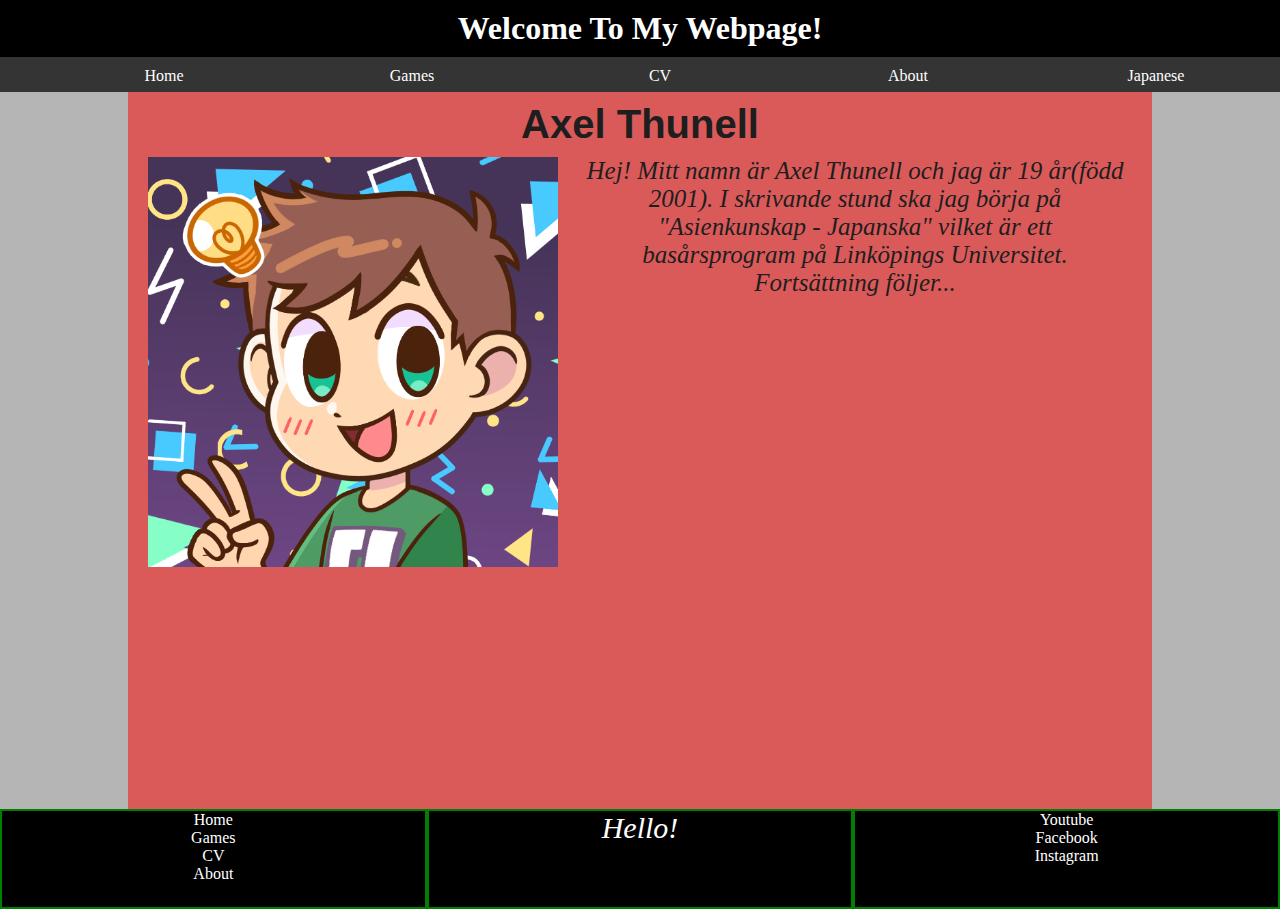
<file: page/about.html>
<!DOCTYPE html>
<html>
<head>
	<title>Hello 2ND TEST!</title>

	<link rel="stylesheet" type="text/css" href="../style/style.css">
</head>
<body>
	<header>
		<h1 class="header-h1">Welcome To My Webpage!</h1>
		<nav class="header-nav">
			<ul class="header-lists">
				<li class="header-list header-list1"><a href="../index.html">Home</a></li>
				<li class="header-list header-list2"><a href="games.html">Games</a></li>
				<li class="header-list header-list3"><a href="cv.html">CV</a></li>
				<li class="header-list header-list4"><a href="#">About</a></li>
				<li class="header-list header-list5"><a href="Japanese.html">Japanese</a></li>
			</ul>
		</nav>
	</header>
	<div class="container">
		<div class="background">
			<h2>Axel Thunell</h2>
			<img class="portrait-image" src="../image/portrait.png">
			<p>
				Hej! Mitt namn är Axel Thunell och jag är 19 år(född 2001). I skrivande stund ska jag börja på "Asienkunskap - Japanska" vilket är ett basårsprogram på Linköpings Universitet. <br>Fortsättning följer...
			</p>
		</div>
	</div>
	<footer class="footer">
		<div class="footer-row">
			<div class="footer-nav footer-col">
				<ul class="footer-lists">
					<li class="footer-list footer-list1"><a href="#">Home</a></li>
					<li class="footer-list footer-list2"><a href="page/games.html">Games</a></li>
					<li class="footer-list footer-list3"><a href="page/cv.html">CV</a></li>
					<li class="footer-list footer-list4"><a href="page/about.html">About</a></li>
				</ul>
			</div>
			<div class="footer-center footer-col">
				<p>
					Hello!
				</p>
			</div>
			<div class="footer-media footer-col">
				<ul class="footer-lists">
					<li><a href="https://www.youtube.com/channel/UCWfW7dOzAM3GQOOoXjL3MBw/featured?view_as=subscriber">Youtube</a></li>
					<li><a href="#">Facebook</a></li>
					<li><a href="https://www.instagram.com/tamma1213/?hl=en">Instagram</a></li>
				</ul>
			</div>
		</div>
	</footer>
</body>
</html>
</file>
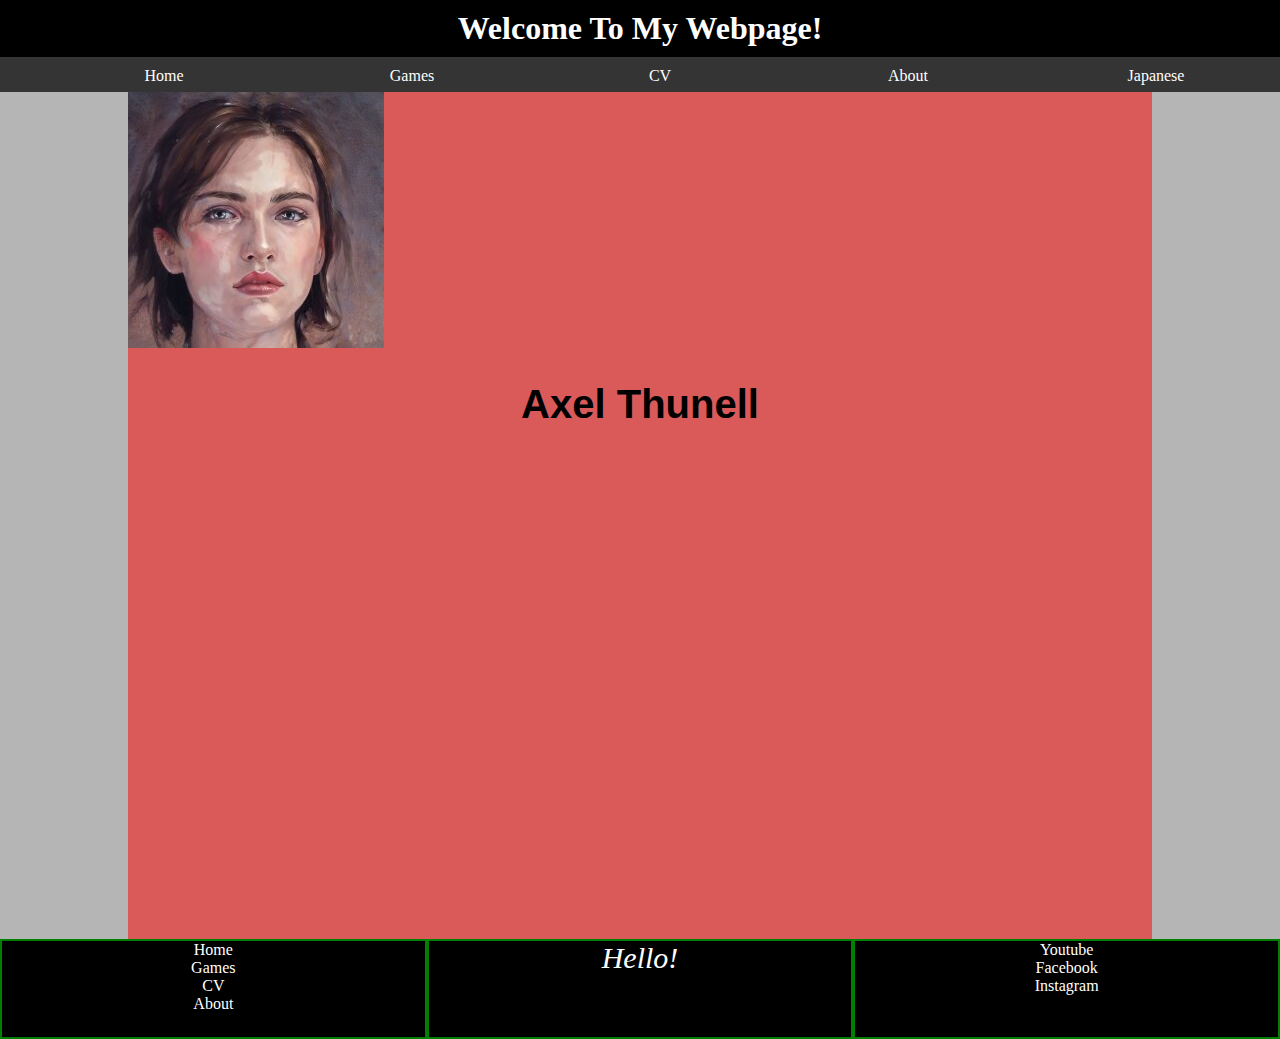
<file: page/cv.html>
<!DOCTYPE html>
<html>
<head>
	<title>Hello 2ND TEST!</title>

	<link rel="stylesheet" type="text/css" href="../style/style.css">
</head>
<body>
	<header>
		<h1 class="header-h1">Welcome To My Webpage!</h1>
		<nav class="header-nav">
			<ul class="header-lists">
				<li class="header-list header-list1"><a href="../index.html">Home</a></li>
				<li class="header-list header-list2"><a href="../page/games.html">Games</a></li>
				<li class="header-list header-list3"><a href="#">CV</a></li>
				<li class="header-list header-list4"><a href="../page/about.html">About</a></li>
				<li class="header-list header-list5"><a href="../page/japanese.html">Japanese</a></li>
			</ul>
		</nav>
	</header>
	<div class="container">
		<div class="page-text">
			<div class="about-me-box">
				<img src="../image/portrait.jpg">
			</div>
			<div class="experience">
				<h1>Axel Thunell</h1>
			</div>
		</div>		
	</div>
	<footer class="footer">
		<div class="footer-row">
			<div class="footer-nav footer-col">
				<ul class="footer-lists">
					<li class="footer-list footer-list1"><a href="#">Home</a></li>
					<li class="footer-list footer-list2"><a href="page/games.html">Games</a></li>
					<li class="footer-list footer-list3"><a href="page/cv.html">CV</a></li>
					<li class="footer-list footer-list4"><a href="page/about.html">About</a></li>
				</ul>
			</div>
			<div class="footer-center footer-col">
				<p>
					Hello!
				</p>
			</div>
			<div class="footer-media footer-col">
				<ul class="footer-lists">
					<li><a href="https://www.youtube.com/channel/UCWfW7dOzAM3GQOOoXjL3MBw/featured?view_as=subscriber">Youtube</a></li>
					<li><a href="#">Facebook</a></li>
					<li><a href="https://www.instagram.com/tamma1213/?hl=en">Instagram</a></li>
				</ul>
			</div>
		</div>
	</footer>
</body>
</html>
</file>
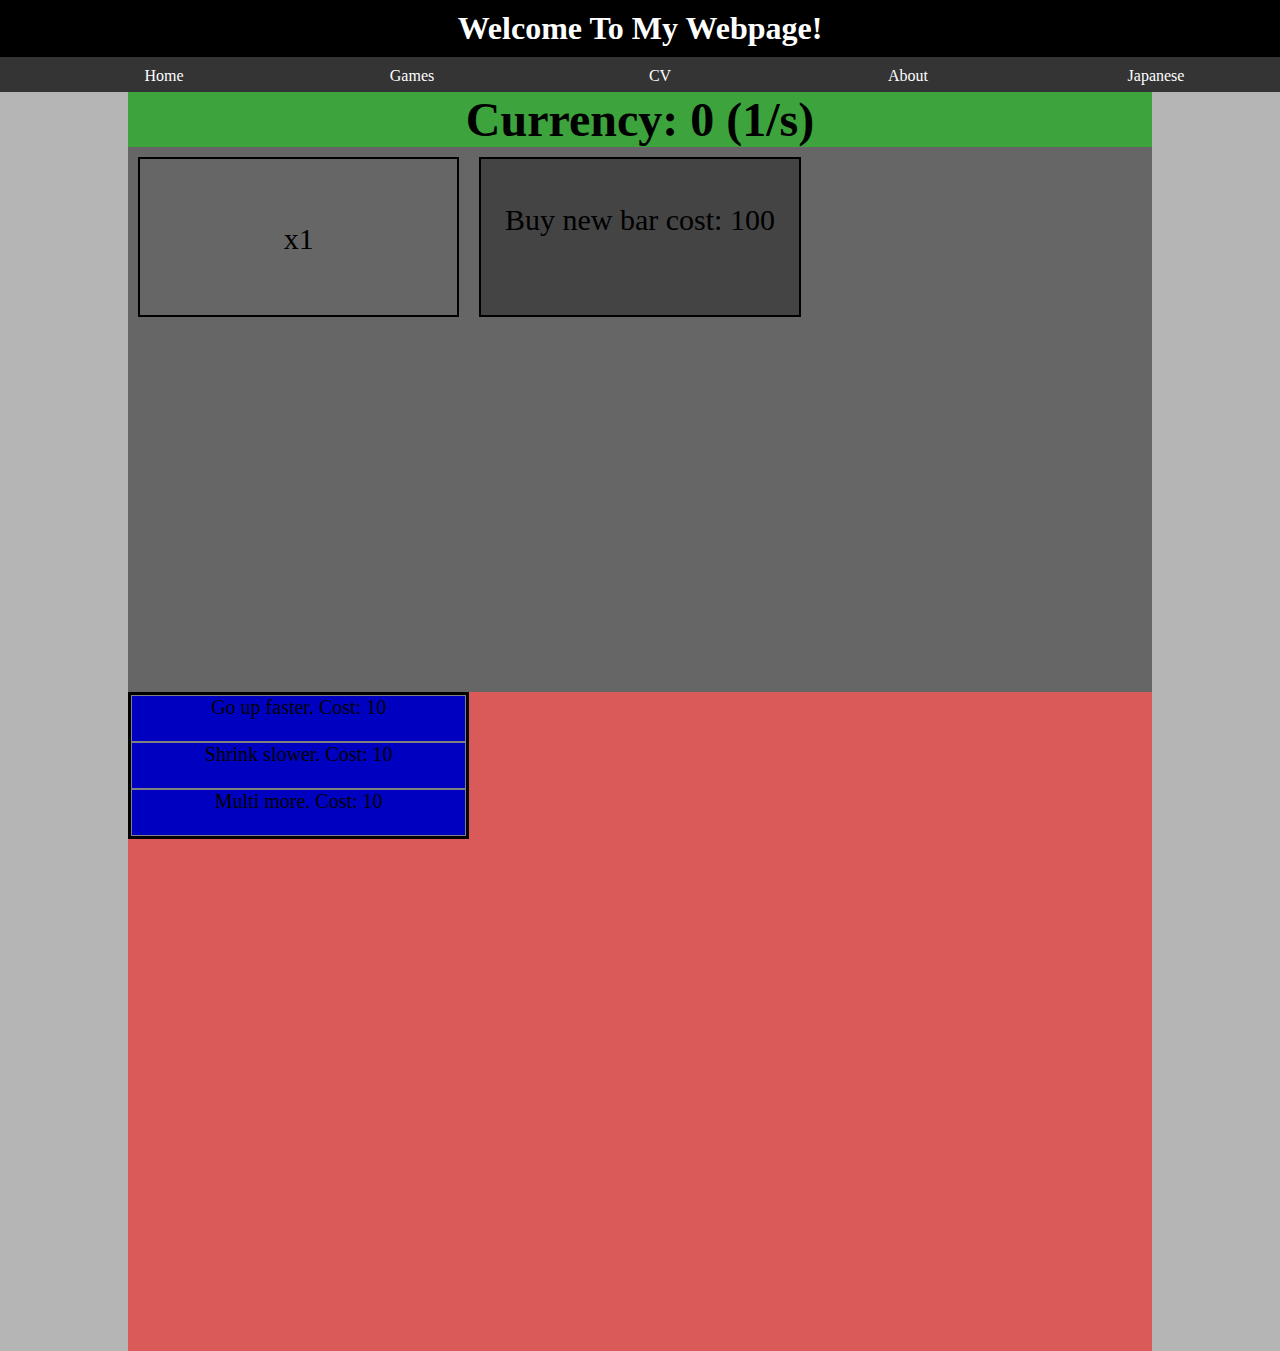
<file: page/game1.html>
<!DOCTYPE html>
<html>
<head>
	<title>Hello 2ND TEST!</title>

	<link rel="stylesheet" type="text/css" href="../style/style.css">
	<link rel="stylesheet" type="text/css" href="../style/game1style.css">
</head>
<body>
	<header>
		<h1 class="header-h1">Welcome To My Webpage!</h1>
		<nav class="header-nav">
			<ul class="header-lists">
				<li class="header-list header-list1"><a href="../index.html">Home</a></li>
				<li class="header-list header-list2"><a href="../page/games.html">Games</a></li>
				<li class="header-list header-list3"><a href="../page/cv.html">CV</a></li>
				<li class="header-list header-list4"><a href="../page/about.html">About</a></li>
				<li class="header-list header-list5"><a href="../page/about.html">Japanese</a></li>
			</ul>
		</nav>
	</header>
	<div class="container">
		<div class="game1-screen">
			<div class="top-texts">
				<h2 id="currency-text"class="text1">Currency: 0 (0/s)</h2>
			</div>
			<div class="bar-columns">
				<div id="bar-1" class="col c-col">
					<div id="bar-1-mover" class="bar-mover"></div>
					<h3 class="bar-text">x1</h3>
				</div>
				<div id="bar-2" class="col c-col">
					<div id="bar-2-mover" class="bar-mover"></div>
					<h3 class="bar-text">x1</h3>
				</div>
				<div id="bar-3"class="col c-col">
					<div id="bar-3-mover" class="bar-mover"></div>
					<h3 class="bar-text">x1</h3>
				</div>
				<div id="bar-4"class="col c-col">
					<div id="bar-4-mover" class="bar-mover"></div>
					<h3 class="bar-text">x1</h3>
				</div>
				<div id="bar-5"class="col c-col">
					<div id="bar-5-mover" class="bar-mover"></div>
					<h3 class="bar-text">x1</h3>
				</div>
				<div id="bar-6"class="col c-col">
					<div id="bar-5-mover" class="bar-mover"></div>
					<h3 class="bar-text">x1</h3>
				</div>
				<div id="bar-7"class="col c-col">
					<div id="bar-7-mover" class="bar-mover"></div>
					<h3 class="bar-text">x1</h3>
				</div>
				<div id="bar-8"class="col c-col">
					<div id="bar-8-mover" class="bar-mover"></div>
					<h3 class="bar-text">x1</h3>
				</div>
				<div id="bar-9"class="col c-col">
					<div id="bar-9-mover" class="bar-mover"></div>
					<h3 class="bar-text">x1</h3>
				</div>
				<div id="bar-button" class="col button-col">
					<div style="background-color: rgba(0,0,0,0)" id="bar-button-text"class="bar-button">Buy new bar<br>cost:10</div>
				</div>
			</div>
		</div>
		<div class="upgrade-screen">
			<ul class="upgrade-group">
				<li class="upgrade">Go up faster. <br>Cost: 50</li>
				<li class="upgrade">Shrink slower. <br>Cost: 50</li>
				<li class="upgrade">Multi more. <br>Cost: 50</li>
			</ul>
			<ul class="upgrade-group">
				<li class="upgrade">Go up faster. <br>Cost: 50</li>
				<li class="upgrade">Shrink slower. <br>Cost: 50</li>
				<li class="upgrade">Multi more. <br>Cost: 50</li>
			</ul>
			<ul class="upgrade-group">
				<li class="upgrade">Go up faster. <br>Cost: 50</li>
				<li class="upgrade">Shrink slower. <br>Cost: 50</li>
				<li class="upgrade">Multi more. <br>Cost: 50</li>
			</ul>
			<ul class="upgrade-group">
				<li class="upgrade">Go up faster. <br>Cost: 50</li>
				<li class="upgrade">Shrink slower. <br>Cost: 50</li>
				<li class="upgrade">Multi more. <br>Cost: 50</li>
			</ul>
			<ul class="upgrade-group">
				<li class="upgrade">Go up faster. <br>Cost: 50</li>
				<li class="upgrade">Shrink slower. <br>Cost: 50</li>
				<li class="upgrade">Multi more. <br>Cost: 50</li>
			</ul>
			<ul class="upgrade-group">
				<li class="upgrade">Go up faster. <br>Cost: 50</li>
				<li class="upgrade">Shrink slower. <br>Cost: 50</li>
				<li class="upgrade">Multi more. <br>Cost: 50</li>
			</ul>
			<ul class="upgrade-group">
				<li class="upgrade">Go up faster. <br>Cost: 50</li>
				<li class="upgrade">Shrink slower. <br>Cost: 50</li>
				<li class="upgrade">Multi more. <br>Cost: 50</li>
			</ul>
			<ul class="upgrade-group">
				<li class="upgrade">Go up faster. <br>Cost: 50</li>
				<li class="upgrade">Shrink slower. <br>Cost: 50</li>
				<li class="upgrade">Multi more. <br>Cost: 50</li>
			</ul>
			<ul class="upgrade-group">
				<li class="upgrade">Go up faster. <br>Cost: 50</li>
				<li class="upgrade">Shrink slower. <br>Cost: 50</li>
				<li class="upgrade">Multi more. <br>Cost: 50</li>
			</ul>
		</div>
	</div>

	<script type="text/javascript" src="../script/game1.js"></script>
</body>
</html>
</file>
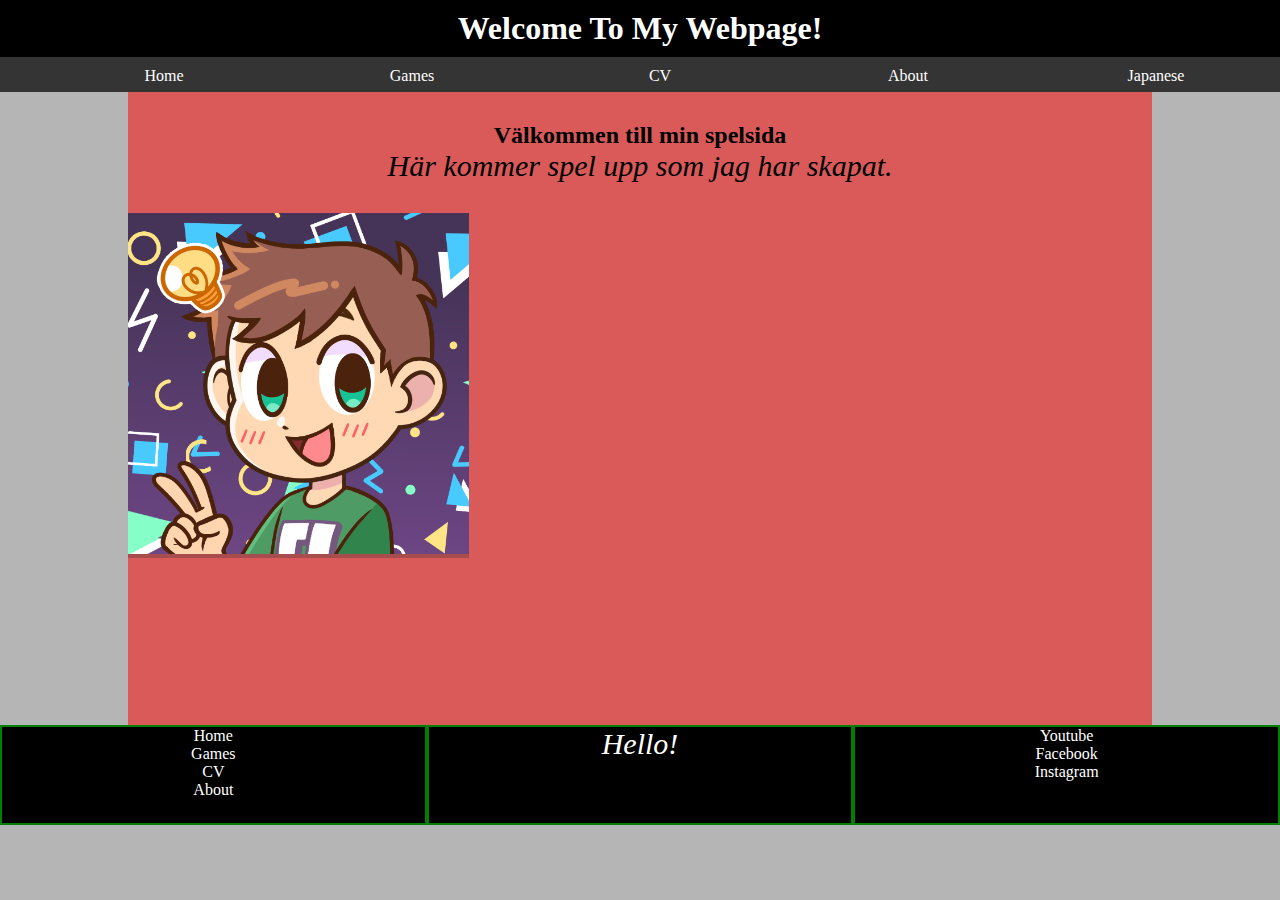
<file: page/games.html>
<!DOCTYPE html>
<html>
<head>
	<title>Hello 2ND TEST!</title>
	<link rel="stylesheet" type="text/css" href="../style/style.css">
</head>
<body>
	<header>
		<h1 class="header-h1">Welcome To My Webpage!</h1>
		<nav class="header-nav">
			<ul class="header-lists">
				<li class="header-list header-list1"><a href="../index.html">Home</a></li>
				<li class="header-list header-list2"><a href="#">Games</a></li>
				<li class="header-list header-list3"><a href="../page/cv.html">CV</a></li>
				<li class="header-list header-list4"><a href="../page/about.html">About</a></li>
				<li class="header-list header-list5"><a href="../page/Japanese.html">Japanese</a></li>
			</ul>
		</nav>
	</header>
	<div class="container">
			<div class="info-box">
				<h2>Välkommen till min spelsida</h2>
				<p>Här kommer spel upp som jag har skapat.</p>
			</div>
			<div class="game-box">
				<ul class="game-lists">
					<li class="game1-item">
						<a href="games/game1.html">
							<img class="game1-image" src="../image/portrait.png">
						</a>
					</li>
				</ul>
			</div>
	</div>
	<footer class="footer">
		<div class="footer-row">
			<div class="footer-nav footer-col">
				<ul class="footer-lists">
					<li class="footer-list footer-list1"><a href="#">Home</a></li>
					<li class="footer-list footer-list2"><a href="page/games.html">Games</a></li>
					<li class="footer-list footer-list3"><a href="page/cv.html">CV</a></li>
					<li class="footer-list footer-list4"><a href="page/about.html">About</a></li>
				</ul>
			</div>
			<div class="footer-center footer-col">
				<p>
					Hello!
				</p>
			</div>
			<div class="footer-media footer-col">
				<ul class="footer-lists">
					<li><a href="https://www.youtube.com/channel/UCWfW7dOzAM3GQOOoXjL3MBw/featured?view_as=subscriber">Youtube</a></li>
					<li><a href="#">Facebook</a></li>
					<li><a href="https://www.instagram.com/tamma1213/?hl=en">Instagram</a></li>
				</ul>
			</div>
		</div>
	</footer>
</body>
</html>
</file>
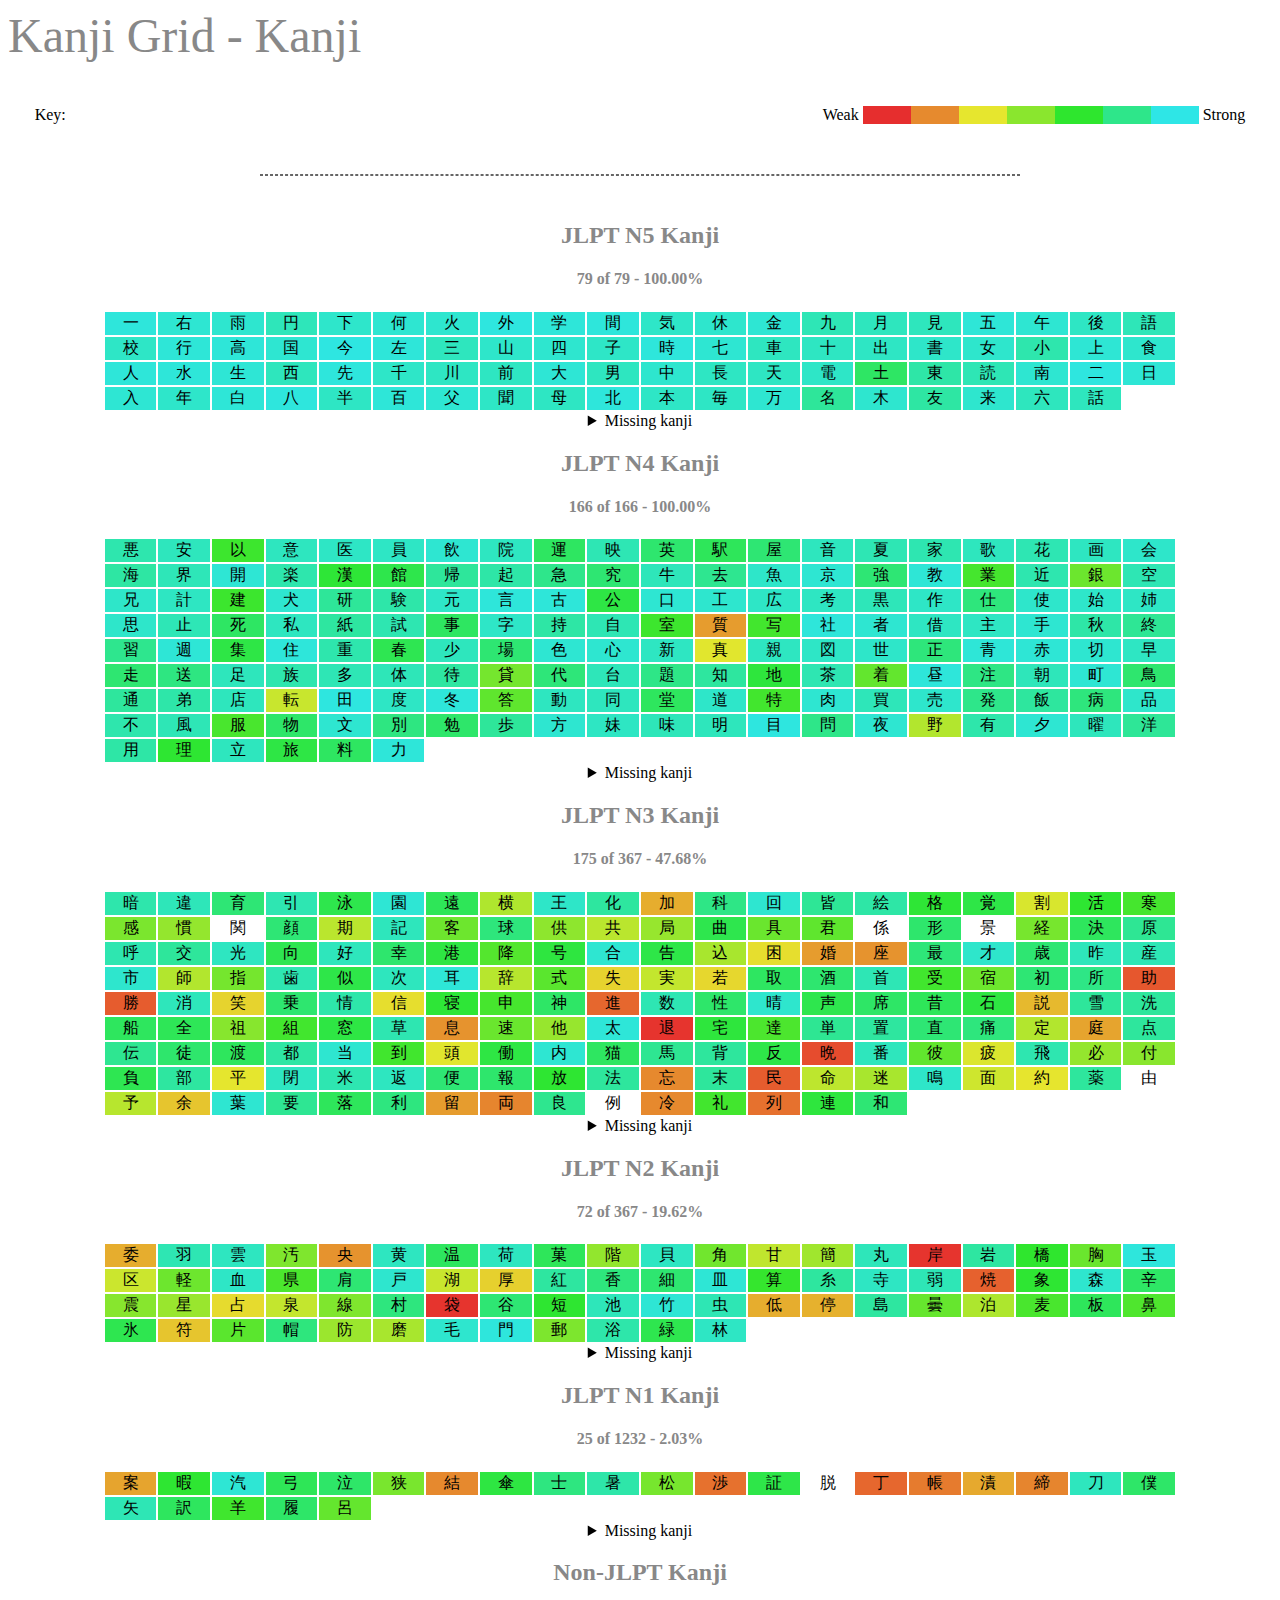
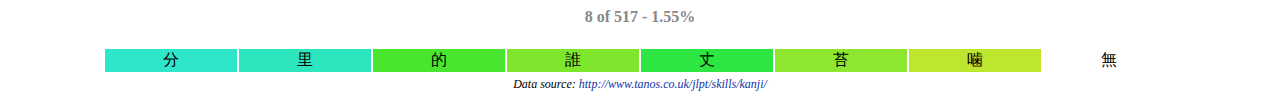
<file: page/ANKIGRID/2020-08-20.html>
<!doctype html><html><head><meta charset="UTF-8" /><title>Anki Kanji Grid</title><style type="text/css">body{background-color:#FFF;}table{margin-left:auto;margin-right:auto;}.maintable{width:85%;}td{text-align:center;vertical-align:top;}.key{display:inline-block;width:3em}a,a:visited{color:#000;text-decoration:none;}</style></head>
<body>
<span style="font-size: 3em;color: #888;">Kanji Grid - Kanji</span><br>
<div style="margin-bottom: 24pt;padding: 20pt;"><p style="float: left">Key:</p><p style="float: right">Weak&nbsp;<span class="key" style="background-color: #E62E2E;">&nbsp;</span><span class="key" style="background-color: #E68A2E;">&nbsp;</span><span class="key" style="background-color: #E6E62E;">&nbsp;</span><span class="key" style="background-color: #8AE62E;">&nbsp;</span><span class="key" style="background-color: #2EE62E;">&nbsp;</span><span class="key" style="background-color: #2EE68A;">&nbsp;</span><span class="key" style="background-color: #2EE6E6;">&nbsp;</span>&nbsp;Strong</p></div>
<div style="clear: both;"><br><hr style="border-style: dashed;border-color: #666;width: 60%;"><br></div>
<div style="text-align: center;">
<h2 style="color:#888;">JLPT N5 Kanji</h2>
<h4 style="color:#888;">79 of 79 - 100.00%</h4>
<table class="maintable"><tr>
	<td style="background:#2EE6DB;"><a href="http://jisho.org/search/一%20%23kanji" style="color:#000;">一</a></td>
	<td style="background:#2EE6D2;"><a href="http://jisho.org/search/右%20%23kanji" style="color:#000;">右</a></td>
	<td style="background:#2EE6CF;"><a href="http://jisho.org/search/雨%20%23kanji" style="color:#000;">雨</a></td>
	<td style="background:#2EE6BA;"><a href="http://jisho.org/search/円%20%23kanji" style="color:#000;">円</a></td>
	<td style="background:#2EE6CB;"><a href="http://jisho.org/search/下%20%23kanji" style="color:#000;">下</a></td>
	<td style="background:#2EE6D1;"><a href="http://jisho.org/search/何%20%23kanji" style="color:#000;">何</a></td>
	<td style="background:#2EE6CF;"><a href="http://jisho.org/search/火%20%23kanji" style="color:#000;">火</a></td>
	<td style="background:#2EE6DF;"><a href="http://jisho.org/search/外%20%23kanji" style="color:#000;">外</a></td>
	<td style="background:#2EE6D9;"><a href="http://jisho.org/search/学%20%23kanji" style="color:#000;">学</a></td>
	<td style="background:#2EE6DB;"><a href="http://jisho.org/search/間%20%23kanji" style="color:#000;">間</a></td>
	<td style="background:#2EE6C8;"><a href="http://jisho.org/search/気%20%23kanji" style="color:#000;">気</a></td>
	<td style="background:#2EE6CD;"><a href="http://jisho.org/search/休%20%23kanji" style="color:#000;">休</a></td>
	<td style="background:#2EE6D3;"><a href="http://jisho.org/search/金%20%23kanji" style="color:#000;">金</a></td>
	<td style="background:#2EE6B6;"><a href="http://jisho.org/search/九%20%23kanji" style="color:#000;">九</a></td>
	<td style="background:#2EE6BE;"><a href="http://jisho.org/search/月%20%23kanji" style="color:#000;">月</a></td>
	<td style="background:#2EE6BD;"><a href="http://jisho.org/search/見%20%23kanji" style="color:#000;">見</a></td>
	<td style="background:#2EE6D7;"><a href="http://jisho.org/search/五%20%23kanji" style="color:#000;">五</a></td>
	<td style="background:#2EE6D2;"><a href="http://jisho.org/search/午%20%23kanji" style="color:#000;">午</a></td>
	<td style="background:#2EE6C4;"><a href="http://jisho.org/search/後%20%23kanji" style="color:#000;">後</a></td>
	<td style="background:#2EE6B8;"><a href="http://jisho.org/search/語%20%23kanji" style="color:#000;">語</a></td>
</tr>
<tr>
	<td style="background:#2EE6C6;"><a href="http://jisho.org/search/校%20%23kanji" style="color:#000;">校</a></td>
	<td style="background:#2EE6D7;"><a href="http://jisho.org/search/行%20%23kanji" style="color:#000;">行</a></td>
	<td style="background:#2EE6D8;"><a href="http://jisho.org/search/高%20%23kanji" style="color:#000;">高</a></td>
	<td style="background:#2EE6D1;"><a href="http://jisho.org/search/国%20%23kanji" style="color:#000;">国</a></td>
	<td style="background:#2EE6E1;"><a href="http://jisho.org/search/今%20%23kanji" style="color:#000;">今</a></td>
	<td style="background:#2EE6D9;"><a href="http://jisho.org/search/左%20%23kanji" style="color:#000;">左</a></td>
	<td style="background:#2EE6BE;"><a href="http://jisho.org/search/三%20%23kanji" style="color:#000;">三</a></td>
	<td style="background:#2EE6CA;"><a href="http://jisho.org/search/山%20%23kanji" style="color:#000;">山</a></td>
	<td style="background:#2EE6CF;"><a href="http://jisho.org/search/四%20%23kanji" style="color:#000;">四</a></td>
	<td style="background:#2EE6C7;"><a href="http://jisho.org/search/子%20%23kanji" style="color:#000;">子</a></td>
	<td style="background:#2EE6DB;"><a href="http://jisho.org/search/時%20%23kanji" style="color:#000;">時</a></td>
	<td style="background:#2EE6D2;"><a href="http://jisho.org/search/七%20%23kanji" style="color:#000;">七</a></td>
	<td style="background:#2EE6C0;"><a href="http://jisho.org/search/車%20%23kanji" style="color:#000;">車</a></td>
	<td style="background:#2EE6C2;"><a href="http://jisho.org/search/十%20%23kanji" style="color:#000;">十</a></td>
	<td style="background:#2EE6C4;"><a href="http://jisho.org/search/出%20%23kanji" style="color:#000;">出</a></td>
	<td style="background:#2EE6C9;"><a href="http://jisho.org/search/書%20%23kanji" style="color:#000;">書</a></td>
	<td style="background:#2EE6CC;"><a href="http://jisho.org/search/女%20%23kanji" style="color:#000;">女</a></td>
	<td style="background:#2EE6AD;"><a href="http://jisho.org/search/小%20%23kanji" style="color:#000;">小</a></td>
	<td style="background:#2EE6D4;"><a href="http://jisho.org/search/上%20%23kanji" style="color:#000;">上</a></td>
	<td style="background:#2EE6CD;"><a href="http://jisho.org/search/食%20%23kanji" style="color:#000;">食</a></td>
</tr>
<tr>
	<td style="background:#2EE6D9;"><a href="http://jisho.org/search/人%20%23kanji" style="color:#000;">人</a></td>
	<td style="background:#2EE6D9;"><a href="http://jisho.org/search/水%20%23kanji" style="color:#000;">水</a></td>
	<td style="background:#2EE6D5;"><a href="http://jisho.org/search/生%20%23kanji" style="color:#000;">生</a></td>
	<td style="background:#2EE6BD;"><a href="http://jisho.org/search/西%20%23kanji" style="color:#000;">西</a></td>
	<td style="background:#2EE6DC;"><a href="http://jisho.org/search/先%20%23kanji" style="color:#000;">先</a></td>
	<td style="background:#2EE6C8;"><a href="http://jisho.org/search/千%20%23kanji" style="color:#000;">千</a></td>
	<td style="background:#2EE6C3;"><a href="http://jisho.org/search/川%20%23kanji" style="color:#000;">川</a></td>
	<td style="background:#2EE6C2;"><a href="http://jisho.org/search/前%20%23kanji" style="color:#000;">前</a></td>
	<td style="background:#2EE6D5;"><a href="http://jisho.org/search/大%20%23kanji" style="color:#000;">大</a></td>
	<td style="background:#2EE6C0;"><a href="http://jisho.org/search/男%20%23kanji" style="color:#000;">男</a></td>
	<td style="background:#2EE6CE;"><a href="http://jisho.org/search/中%20%23kanji" style="color:#000;">中</a></td>
	<td style="background:#2EE6C3;"><a href="http://jisho.org/search/長%20%23kanji" style="color:#000;">長</a></td>
	<td style="background:#2EE6C3;"><a href="http://jisho.org/search/天%20%23kanji" style="color:#000;">天</a></td>
	<td style="background:#2EE6C7;"><a href="http://jisho.org/search/電%20%23kanji" style="color:#000;">電</a></td>
	<td style="background:#2EE664;"><a href="http://jisho.org/search/土%20%23kanji" style="color:#000;">土</a></td>
	<td style="background:#2EE6A7;"><a href="http://jisho.org/search/東%20%23kanji" style="color:#000;">東</a></td>
	<td style="background:#2EE6B5;"><a href="http://jisho.org/search/読%20%23kanji" style="color:#000;">読</a></td>
	<td style="background:#2EE6D1;"><a href="http://jisho.org/search/南%20%23kanji" style="color:#000;">南</a></td>
	<td style="background:#2EE6DF;"><a href="http://jisho.org/search/二%20%23kanji" style="color:#000;">二</a></td>
	<td style="background:#2EE6D5;"><a href="http://jisho.org/search/日%20%23kanji" style="color:#000;">日</a></td>
</tr>
<tr>
	<td style="background:#2EE6D3;"><a href="http://jisho.org/search/入%20%23kanji" style="color:#000;">入</a></td>
	<td style="background:#2EE6CA;"><a href="http://jisho.org/search/年%20%23kanji" style="color:#000;">年</a></td>
	<td style="background:#2EE6D7;"><a href="http://jisho.org/search/白%20%23kanji" style="color:#000;">白</a></td>
	<td style="background:#2EE6DD;"><a href="http://jisho.org/search/八%20%23kanji" style="color:#000;">八</a></td>
	<td style="background:#2EE6C4;"><a href="http://jisho.org/search/半%20%23kanji" style="color:#000;">半</a></td>
	<td style="background:#2EE6D8;"><a href="http://jisho.org/search/百%20%23kanji" style="color:#000;">百</a></td>
	<td style="background:#2EE6D3;"><a href="http://jisho.org/search/父%20%23kanji" style="color:#000;">父</a></td>
	<td style="background:#2EE6C6;"><a href="http://jisho.org/search/聞%20%23kanji" style="color:#000;">聞</a></td>
	<td style="background:#2EE6C3;"><a href="http://jisho.org/search/母%20%23kanji" style="color:#000;">母</a></td>
	<td style="background:#2EE6DB;"><a href="http://jisho.org/search/北%20%23kanji" style="color:#000;">北</a></td>
	<td style="background:#2EE6C6;"><a href="http://jisho.org/search/本%20%23kanji" style="color:#000;">本</a></td>
	<td style="background:#2EE6C5;"><a href="http://jisho.org/search/毎%20%23kanji" style="color:#000;">毎</a></td>
	<td style="background:#2EE6D1;"><a href="http://jisho.org/search/万%20%23kanji" style="color:#000;">万</a></td>
	<td style="background:#2EE69A;"><a href="http://jisho.org/search/名%20%23kanji" style="color:#000;">名</a></td>
	<td style="background:#2EE6CF;"><a href="http://jisho.org/search/木%20%23kanji" style="color:#000;">木</a></td>
	<td style="background:#2EE6A3;"><a href="http://jisho.org/search/友%20%23kanji" style="color:#000;">友</a></td>
	<td style="background:#2EE6CE;"><a href="http://jisho.org/search/来%20%23kanji" style="color:#000;">来</a></td>
	<td style="background:#2EE6BE;"><a href="http://jisho.org/search/六%20%23kanji" style="color:#000;">六</a></td>
	<td style="background:#2EE6BE;"><a href="http://jisho.org/search/話%20%23kanji" style="color:#000;">話</a></td>
</tr></table>
<details><summary>Missing kanji</summary><table style="max-width:75%;"><tr>
<td><b style="color:#CCC">None</b></td></tr></table></details>
<h2 style="color:#888;">JLPT N4 Kanji</h2>
<h4 style="color:#888;">166 of 166 - 100.00%</h4>
<table class="maintable"><tr>
	<td style="background:#2EE6AE;"><a href="http://jisho.org/search/悪%20%23kanji" style="color:#000;">悪</a></td>
	<td style="background:#2EE6BD;"><a href="http://jisho.org/search/安%20%23kanji" style="color:#000;">安</a></td>
	<td style="background:#3DE62E;"><a href="http://jisho.org/search/以%20%23kanji" style="color:#000;">以</a></td>
	<td style="background:#2EE6BF;"><a href="http://jisho.org/search/意%20%23kanji" style="color:#000;">意</a></td>
	<td style="background:#2EE6C5;"><a href="http://jisho.org/search/医%20%23kanji" style="color:#000;">医</a></td>
	<td style="background:#2EE6C5;"><a href="http://jisho.org/search/員%20%23kanji" style="color:#000;">員</a></td>
	<td style="background:#2EE6D1;"><a href="http://jisho.org/search/飲%20%23kanji" style="color:#000;">飲</a></td>
	<td style="background:#2EE6C1;"><a href="http://jisho.org/search/院%20%23kanji" style="color:#000;">院</a></td>
	<td style="background:#2EE661;"><a href="http://jisho.org/search/運%20%23kanji" style="color:#000;">運</a></td>
	<td style="background:#2EE6B4;"><a href="http://jisho.org/search/映%20%23kanji" style="color:#000;">映</a></td>
	<td style="background:#2EE66E;"><a href="http://jisho.org/search/英%20%23kanji" style="color:#000;">英</a></td>
	<td style="background:#2EE65A;"><a href="http://jisho.org/search/駅%20%23kanji" style="color:#000;">駅</a></td>
	<td style="background:#2EE673;"><a href="http://jisho.org/search/屋%20%23kanji" style="color:#000;">屋</a></td>
	<td style="background:#2EE6BE;"><a href="http://jisho.org/search/音%20%23kanji" style="color:#000;">音</a></td>
	<td style="background:#2EE6B4;"><a href="http://jisho.org/search/夏%20%23kanji" style="color:#000;">夏</a></td>
	<td style="background:#2EE6B1;"><a href="http://jisho.org/search/家%20%23kanji" style="color:#000;">家</a></td>
	<td style="background:#2EE6BE;"><a href="http://jisho.org/search/歌%20%23kanji" style="color:#000;">歌</a></td>
	<td style="background:#2EE6B3;"><a href="http://jisho.org/search/花%20%23kanji" style="color:#000;">花</a></td>
	<td style="background:#2EE6C1;"><a href="http://jisho.org/search/画%20%23kanji" style="color:#000;">画</a></td>
	<td style="background:#2EE6CA;"><a href="http://jisho.org/search/会%20%23kanji" style="color:#000;">会</a></td>
</tr>
<tr>
	<td style="background:#2EE6A3;"><a href="http://jisho.org/search/海%20%23kanji" style="color:#000;">海</a></td>
	<td style="background:#2EE6B8;"><a href="http://jisho.org/search/界%20%23kanji" style="color:#000;">界</a></td>
	<td style="background:#2EE6D4;"><a href="http://jisho.org/search/開%20%23kanji" style="color:#000;">開</a></td>
	<td style="background:#2EE6AD;"><a href="http://jisho.org/search/楽%20%23kanji" style="color:#000;">楽</a></td>
	<td style="background:#2EE637;"><a href="http://jisho.org/search/漢%20%23kanji" style="color:#000;">漢</a></td>
	<td style="background:#2EE64C;"><a href="http://jisho.org/search/館%20%23kanji" style="color:#000;">館</a></td>
	<td style="background:#2EE69B;"><a href="http://jisho.org/search/帰%20%23kanji" style="color:#000;">帰</a></td>
	<td style="background:#2EE6A7;"><a href="http://jisho.org/search/起%20%23kanji" style="color:#000;">起</a></td>
	<td style="background:#2EE68B;"><a href="http://jisho.org/search/急%20%23kanji" style="color:#000;">急</a></td>
	<td style="background:#2EE672;"><a href="http://jisho.org/search/究%20%23kanji" style="color:#000;">究</a></td>
	<td style="background:#2EE6BA;"><a href="http://jisho.org/search/牛%20%23kanji" style="color:#000;">牛</a></td>
	<td style="background:#2EE690;"><a href="http://jisho.org/search/去%20%23kanji" style="color:#000;">去</a></td>
	<td style="background:#2EE6C9;"><a href="http://jisho.org/search/魚%20%23kanji" style="color:#000;">魚</a></td>
	<td style="background:#2EE6D2;"><a href="http://jisho.org/search/京%20%23kanji" style="color:#000;">京</a></td>
	<td style="background:#2EE674;"><a href="http://jisho.org/search/強%20%23kanji" style="color:#000;">強</a></td>
	<td style="background:#2EE6D6;"><a href="http://jisho.org/search/教%20%23kanji" style="color:#000;">教</a></td>
	<td style="background:#45E62E;"><a href="http://jisho.org/search/業%20%23kanji" style="color:#000;">業</a></td>
	<td style="background:#2EE6AF;"><a href="http://jisho.org/search/近%20%23kanji" style="color:#000;">近</a></td>
	<td style="background:#6CE62E;"><a href="http://jisho.org/search/銀%20%23kanji" style="color:#000;">銀</a></td>
	<td style="background:#2EE6B4;"><a href="http://jisho.org/search/空%20%23kanji" style="color:#000;">空</a></td>
</tr>
<tr>
	<td style="background:#2EE6C9;"><a href="http://jisho.org/search/兄%20%23kanji" style="color:#000;">兄</a></td>
	<td style="background:#2EE6C2;"><a href="http://jisho.org/search/計%20%23kanji" style="color:#000;">計</a></td>
	<td style="background:#3CE62E;"><a href="http://jisho.org/search/建%20%23kanji" style="color:#000;">建</a></td>
	<td style="background:#2EE6D0;"><a href="http://jisho.org/search/犬%20%23kanji" style="color:#000;">犬</a></td>
	<td style="background:#2EE699;"><a href="http://jisho.org/search/研%20%23kanji" style="color:#000;">研</a></td>
	<td style="background:#2EE6A9;"><a href="http://jisho.org/search/験%20%23kanji" style="color:#000;">験</a></td>
	<td style="background:#2EE6C8;"><a href="http://jisho.org/search/元%20%23kanji" style="color:#000;">元</a></td>
	<td style="background:#2EE6DA;"><a href="http://jisho.org/search/言%20%23kanji" style="color:#000;">言</a></td>
	<td style="background:#2EE6D9;"><a href="http://jisho.org/search/古%20%23kanji" style="color:#000;">古</a></td>
	<td style="background:#2EE645;"><a href="http://jisho.org/search/公%20%23kanji" style="color:#000;">公</a></td>
	<td style="background:#2EE6D2;"><a href="http://jisho.org/search/口%20%23kanji" style="color:#000;">口</a></td>
	<td style="background:#2EE6CE;"><a href="http://jisho.org/search/工%20%23kanji" style="color:#000;">工</a></td>
	<td style="background:#2EE6C6;"><a href="http://jisho.org/search/広%20%23kanji" style="color:#000;">広</a></td>
	<td style="background:#2EE6C2;"><a href="http://jisho.org/search/考%20%23kanji" style="color:#000;">考</a></td>
	<td style="background:#2EE6B9;"><a href="http://jisho.org/search/黒%20%23kanji" style="color:#000;">黒</a></td>
	<td style="background:#2EE6C6;"><a href="http://jisho.org/search/作%20%23kanji" style="color:#000;">作</a></td>
	<td style="background:#2EE67C;"><a href="http://jisho.org/search/仕%20%23kanji" style="color:#000;">仕</a></td>
	<td style="background:#2EE6CB;"><a href="http://jisho.org/search/使%20%23kanji" style="color:#000;">使</a></td>
	<td style="background:#2EE6CA;"><a href="http://jisho.org/search/始%20%23kanji" style="color:#000;">始</a></td>
	<td style="background:#2EE6C5;"><a href="http://jisho.org/search/姉%20%23kanji" style="color:#000;">姉</a></td>
</tr>
<tr>
	<td style="background:#2EE6CA;"><a href="http://jisho.org/search/思%20%23kanji" style="color:#000;">思</a></td>
	<td style="background:#2EE6B6;"><a href="http://jisho.org/search/止%20%23kanji" style="color:#000;">止</a></td>
	<td style="background:#2EE663;"><a href="http://jisho.org/search/死%20%23kanji" style="color:#000;">死</a></td>
	<td style="background:#2EE6C0;"><a href="http://jisho.org/search/私%20%23kanji" style="color:#000;">私</a></td>
	<td style="background:#2EE6A0;"><a href="http://jisho.org/search/紙%20%23kanji" style="color:#000;">紙</a></td>
	<td style="background:#2EE6B1;"><a href="http://jisho.org/search/試%20%23kanji" style="color:#000;">試</a></td>
	<td style="background:#2EE661;"><a href="http://jisho.org/search/事%20%23kanji" style="color:#000;">事</a></td>
	<td style="background:#2EE6C7;"><a href="http://jisho.org/search/字%20%23kanji" style="color:#000;">字</a></td>
	<td style="background:#2EE6A5;"><a href="http://jisho.org/search/持%20%23kanji" style="color:#000;">持</a></td>
	<td style="background:#2EE6B4;"><a href="http://jisho.org/search/自%20%23kanji" style="color:#000;">自</a></td>
	<td style="background:#3DE62E;"><a href="http://jisho.org/search/室%20%23kanji" style="color:#000;">室</a></td>
	<td style="background:#E69C2E;"><a href="http://jisho.org/search/質%20%23kanji" style="color:#000;">質</a></td>
	<td style="background:#42E62E;"><a href="http://jisho.org/search/写%20%23kanji" style="color:#000;">写</a></td>
	<td style="background:#2EE6DA;"><a href="http://jisho.org/search/社%20%23kanji" style="color:#000;">社</a></td>
	<td style="background:#2EE6D1;"><a href="http://jisho.org/search/者%20%23kanji" style="color:#000;">者</a></td>
	<td style="background:#2EE6C2;"><a href="http://jisho.org/search/借%20%23kanji" style="color:#000;">借</a></td>
	<td style="background:#2EE6C3;"><a href="http://jisho.org/search/主%20%23kanji" style="color:#000;">主</a></td>
	<td style="background:#2EE6D1;"><a href="http://jisho.org/search/手%20%23kanji" style="color:#000;">手</a></td>
	<td style="background:#2EE6A7;"><a href="http://jisho.org/search/秋%20%23kanji" style="color:#000;">秋</a></td>
	<td style="background:#2EE695;"><a href="http://jisho.org/search/終%20%23kanji" style="color:#000;">終</a></td>
</tr>
<tr>
	<td style="background:#2EE68E;"><a href="http://jisho.org/search/習%20%23kanji" style="color:#000;">習</a></td>
	<td style="background:#2EE6D6;"><a href="http://jisho.org/search/週%20%23kanji" style="color:#000;">週</a></td>
	<td style="background:#2EE646;"><a href="http://jisho.org/search/集%20%23kanji" style="color:#000;">集</a></td>
	<td style="background:#2EE6DA;"><a href="http://jisho.org/search/住%20%23kanji" style="color:#000;">住</a></td>
	<td style="background:#2EE6AD;"><a href="http://jisho.org/search/重%20%23kanji" style="color:#000;">重</a></td>
	<td style="background:#2EE652;"><a href="http://jisho.org/search/春%20%23kanji" style="color:#000;">春</a></td>
	<td style="background:#2EE6BD;"><a href="http://jisho.org/search/少%20%23kanji" style="color:#000;">少</a></td>
	<td style="background:#2EE672;"><a href="http://jisho.org/search/場%20%23kanji" style="color:#000;">場</a></td>
	<td style="background:#2EE6D2;"><a href="http://jisho.org/search/色%20%23kanji" style="color:#000;">色</a></td>
	<td style="background:#2EE6D0;"><a href="http://jisho.org/search/心%20%23kanji" style="color:#000;">心</a></td>
	<td style="background:#2EE6C2;"><a href="http://jisho.org/search/新%20%23kanji" style="color:#000;">新</a></td>
	<td style="background:#E1E62E;"><a href="http://jisho.org/search/真%20%23kanji" style="color:#000;">真</a></td>
	<td style="background:#2EE6C1;"><a href="http://jisho.org/search/親%20%23kanji" style="color:#000;">親</a></td>
	<td style="background:#2EE6C6;"><a href="http://jisho.org/search/図%20%23kanji" style="color:#000;">図</a></td>
	<td style="background:#2EE6C9;"><a href="http://jisho.org/search/世%20%23kanji" style="color:#000;">世</a></td>
	<td style="background:#2EE67B;"><a href="http://jisho.org/search/正%20%23kanji" style="color:#000;">正</a></td>
	<td style="background:#2EE6D7;"><a href="http://jisho.org/search/青%20%23kanji" style="color:#000;">青</a></td>
	<td style="background:#2EE6D5;"><a href="http://jisho.org/search/赤%20%23kanji" style="color:#000;">赤</a></td>
	<td style="background:#2EE6D0;"><a href="http://jisho.org/search/切%20%23kanji" style="color:#000;">切</a></td>
	<td style="background:#2EE6C3;"><a href="http://jisho.org/search/早%20%23kanji" style="color:#000;">早</a></td>
</tr>
<tr>
	<td style="background:#2EE671;"><a href="http://jisho.org/search/走%20%23kanji" style="color:#000;">走</a></td>
	<td style="background:#2EE681;"><a href="http://jisho.org/search/送%20%23kanji" style="color:#000;">送</a></td>
	<td style="background:#2EE6BC;"><a href="http://jisho.org/search/足%20%23kanji" style="color:#000;">足</a></td>
	<td style="background:#2EE6AE;"><a href="http://jisho.org/search/族%20%23kanji" style="color:#000;">族</a></td>
	<td style="background:#2EE6B5;"><a href="http://jisho.org/search/多%20%23kanji" style="color:#000;">多</a></td>
	<td style="background:#2EE6B8;"><a href="http://jisho.org/search/体%20%23kanji" style="color:#000;">体</a></td>
	<td style="background:#2EE6A1;"><a href="http://jisho.org/search/待%20%23kanji" style="color:#000;">待</a></td>
	<td style="background:#75E62E;"><a href="http://jisho.org/search/貸%20%23kanji" style="color:#000;">貸</a></td>
	<td style="background:#2EE679;"><a href="http://jisho.org/search/代%20%23kanji" style="color:#000;">代</a></td>
	<td style="background:#2EE6B9;"><a href="http://jisho.org/search/台%20%23kanji" style="color:#000;">台</a></td>
	<td style="background:#2EE687;"><a href="http://jisho.org/search/題%20%23kanji" style="color:#000;">題</a></td>
	<td style="background:#2EE69F;"><a href="http://jisho.org/search/知%20%23kanji" style="color:#000;">知</a></td>
	<td style="background:#2EE63D;"><a href="http://jisho.org/search/地%20%23kanji" style="color:#000;">地</a></td>
	<td style="background:#2EE6B2;"><a href="http://jisho.org/search/茶%20%23kanji" style="color:#000;">茶</a></td>
	<td style="background:#63E62E;"><a href="http://jisho.org/search/着%20%23kanji" style="color:#000;">着</a></td>
	<td style="background:#2EE6DA;"><a href="http://jisho.org/search/昼%20%23kanji" style="color:#000;">昼</a></td>
	<td style="background:#2EE684;"><a href="http://jisho.org/search/注%20%23kanji" style="color:#000;">注</a></td>
	<td style="background:#2EE6BA;"><a href="http://jisho.org/search/朝%20%23kanji" style="color:#000;">朝</a></td>
	<td style="background:#2EE6D3;"><a href="http://jisho.org/search/町%20%23kanji" style="color:#000;">町</a></td>
	<td style="background:#2EE66E;"><a href="http://jisho.org/search/鳥%20%23kanji" style="color:#000;">鳥</a></td>
</tr>
<tr>
	<td style="background:#2EE69D;"><a href="http://jisho.org/search/通%20%23kanji" style="color:#000;">通</a></td>
	<td style="background:#2EE6A9;"><a href="http://jisho.org/search/弟%20%23kanji" style="color:#000;">弟</a></td>
	<td style="background:#2EE6BD;"><a href="http://jisho.org/search/店%20%23kanji" style="color:#000;">店</a></td>
	<td style="background:#C8E62E;"><a href="http://jisho.org/search/転%20%23kanji" style="color:#000;">転</a></td>
	<td style="background:#2EE6DF;"><a href="http://jisho.org/search/田%20%23kanji" style="color:#000;">田</a></td>
	<td style="background:#2EE6C5;"><a href="http://jisho.org/search/度%20%23kanji" style="color:#000;">度</a></td>
	<td style="background:#2EE6DA;"><a href="http://jisho.org/search/冬%20%23kanji" style="color:#000;">冬</a></td>
	<td style="background:#5FE62E;"><a href="http://jisho.org/search/答%20%23kanji" style="color:#000;">答</a></td>
	<td style="background:#2EE6C0;"><a href="http://jisho.org/search/動%20%23kanji" style="color:#000;">動</a></td>
	<td style="background:#2EE6BE;"><a href="http://jisho.org/search/同%20%23kanji" style="color:#000;">同</a></td>
	<td style="background:#2EE65E;"><a href="http://jisho.org/search/堂%20%23kanji" style="color:#000;">堂</a></td>
	<td style="background:#2EE6C9;"><a href="http://jisho.org/search/道%20%23kanji" style="color:#000;">道</a></td>
	<td style="background:#42E62E;"><a href="http://jisho.org/search/特%20%23kanji" style="color:#000;">特</a></td>
	<td style="background:#2EE6D1;"><a href="http://jisho.org/search/肉%20%23kanji" style="color:#000;">肉</a></td>
	<td style="background:#2EE6B9;"><a href="http://jisho.org/search/買%20%23kanji" style="color:#000;">買</a></td>
	<td style="background:#2EE6CC;"><a href="http://jisho.org/search/売%20%23kanji" style="color:#000;">売</a></td>
	<td style="background:#2EE68A;"><a href="http://jisho.org/search/発%20%23kanji" style="color:#000;">発</a></td>
	<td style="background:#2EE69E;"><a href="http://jisho.org/search/飯%20%23kanji" style="color:#000;">飯</a></td>
	<td style="background:#2EE67D;"><a href="http://jisho.org/search/病%20%23kanji" style="color:#000;">病</a></td>
	<td style="background:#2EE6CB;"><a href="http://jisho.org/search/品%20%23kanji" style="color:#000;">品</a></td>
</tr>
<tr>
	<td style="background:#2EE6AD;"><a href="http://jisho.org/search/不%20%23kanji" style="color:#000;">不</a></td>
	<td style="background:#2EE6B6;"><a href="http://jisho.org/search/風%20%23kanji" style="color:#000;">風</a></td>
	<td style="background:#49E62E;"><a href="http://jisho.org/search/服%20%23kanji" style="color:#000;">服</a></td>
	<td style="background:#2EE669;"><a href="http://jisho.org/search/物%20%23kanji" style="color:#000;">物</a></td>
	<td style="background:#2EE6D0;"><a href="http://jisho.org/search/文%20%23kanji" style="color:#000;">文</a></td>
	<td style="background:#2EE681;"><a href="http://jisho.org/search/別%20%23kanji" style="color:#000;">別</a></td>
	<td style="background:#2EE66A;"><a href="http://jisho.org/search/勉%20%23kanji" style="color:#000;">勉</a></td>
	<td style="background:#2EE69A;"><a href="http://jisho.org/search/歩%20%23kanji" style="color:#000;">歩</a></td>
	<td style="background:#2EE6D0;"><a href="http://jisho.org/search/方%20%23kanji" style="color:#000;">方</a></td>
	<td style="background:#2EE6C3;"><a href="http://jisho.org/search/妹%20%23kanji" style="color:#000;">妹</a></td>
	<td style="background:#2EE6B9;"><a href="http://jisho.org/search/味%20%23kanji" style="color:#000;">味</a></td>
	<td style="background:#2EE6BC;"><a href="http://jisho.org/search/明%20%23kanji" style="color:#000;">明</a></td>
	<td style="background:#2EE6DF;"><a href="http://jisho.org/search/目%20%23kanji" style="color:#000;">目</a></td>
	<td style="background:#2EE689;"><a href="http://jisho.org/search/問%20%23kanji" style="color:#000;">問</a></td>
	<td style="background:#2EE6D1;"><a href="http://jisho.org/search/夜%20%23kanji" style="color:#000;">夜</a></td>
	<td style="background:#B2E62E;"><a href="http://jisho.org/search/野%20%23kanji" style="color:#000;">野</a></td>
	<td style="background:#2EE6AB;"><a href="http://jisho.org/search/有%20%23kanji" style="color:#000;">有</a></td>
	<td style="background:#2EE6D2;"><a href="http://jisho.org/search/夕%20%23kanji" style="color:#000;">夕</a></td>
	<td style="background:#2EE6BC;"><a href="http://jisho.org/search/曜%20%23kanji" style="color:#000;">曜</a></td>
	<td style="background:#2EE697;"><a href="http://jisho.org/search/洋%20%23kanji" style="color:#000;">洋</a></td>
</tr>
<tr>
	<td style="background:#2EE6A6;"><a href="http://jisho.org/search/用%20%23kanji" style="color:#000;">用</a></td>
	<td style="background:#2EE632;"><a href="http://jisho.org/search/理%20%23kanji" style="color:#000;">理</a></td>
	<td style="background:#2EE6BE;"><a href="http://jisho.org/search/立%20%23kanji" style="color:#000;">立</a></td>
	<td style="background:#2EE645;"><a href="http://jisho.org/search/旅%20%23kanji" style="color:#000;">旅</a></td>
	<td style="background:#2EE661;"><a href="http://jisho.org/search/料%20%23kanji" style="color:#000;">料</a></td>
	<td style="background:#2EE6D9;"><a href="http://jisho.org/search/力%20%23kanji" style="color:#000;">力</a></td>
</tr></table>
<details><summary>Missing kanji</summary><table style="max-width:75%;"><tr>
<td><b style="color:#CCC">None</b></td></tr></table></details>
<h2 style="color:#888;">JLPT N3 Kanji</h2>
<h4 style="color:#888;">175 of 367 - 47.68%</h4>
<table class="maintable"><tr>
	<td style="background:#2EE6AC;"><a href="http://jisho.org/search/暗%20%23kanji" style="color:#000;">暗</a></td>
	<td style="background:#2EE6B9;"><a href="http://jisho.org/search/違%20%23kanji" style="color:#000;">違</a></td>
	<td style="background:#2EE675;"><a href="http://jisho.org/search/育%20%23kanji" style="color:#000;">育</a></td>
	<td style="background:#2EE6B2;"><a href="http://jisho.org/search/引%20%23kanji" style="color:#000;">引</a></td>
	<td style="background:#2EE64D;"><a href="http://jisho.org/search/泳%20%23kanji" style="color:#000;">泳</a></td>
	<td style="background:#2EE6D4;"><a href="http://jisho.org/search/園%20%23kanji" style="color:#000;">園</a></td>
	<td style="background:#2EE658;"><a href="http://jisho.org/search/遠%20%23kanji" style="color:#000;">遠</a></td>
	<td style="background:#AFE62E;"><a href="http://jisho.org/search/横%20%23kanji" style="color:#000;">横</a></td>
	<td style="background:#2EE6C8;"><a href="http://jisho.org/search/王%20%23kanji" style="color:#000;">王</a></td>
	<td style="background:#2EE69F;"><a href="http://jisho.org/search/化%20%23kanji" style="color:#000;">化</a></td>
	<td style="background:#E6AD2E;"><a href="http://jisho.org/search/加%20%23kanji" style="color:#000;">加</a></td>
	<td style="background:#2EE686;"><a href="http://jisho.org/search/科%20%23kanji" style="color:#000;">科</a></td>
	<td style="background:#2EE6D0;"><a href="http://jisho.org/search/回%20%23kanji" style="color:#000;">回</a></td>
	<td style="background:#2EE696;"><a href="http://jisho.org/search/皆%20%23kanji" style="color:#000;">皆</a></td>
	<td style="background:#2EE6A6;"><a href="http://jisho.org/search/絵%20%23kanji" style="color:#000;">絵</a></td>
	<td style="background:#2EE636;"><a href="http://jisho.org/search/格%20%23kanji" style="color:#000;">格</a></td>
	<td style="background:#2EE647;"><a href="http://jisho.org/search/覚%20%23kanji" style="color:#000;">覚</a></td>
	<td style="background:#D8E62E;"><a href="http://jisho.org/search/割%20%23kanji" style="color:#000;">割</a></td>
	<td style="background:#2EE632;"><a href="http://jisho.org/search/活%20%23kanji" style="color:#000;">活</a></td>
	<td style="background:#45E62E;"><a href="http://jisho.org/search/寒%20%23kanji" style="color:#000;">寒</a></td>
</tr>
<tr>
	<td style="background:#7BE62E;"><a href="http://jisho.org/search/感%20%23kanji" style="color:#000;">感</a></td>
	<td style="background:#94E62E;"><a href="http://jisho.org/search/慣%20%23kanji" style="color:#000;">慣</a></td>
	<td style="background:#FFF;"><a href="http://jisho.org/search/関%20%23kanji" style="color:#000;">関</a></td>
	<td style="background:#2EE675;"><a href="http://jisho.org/search/顔%20%23kanji" style="color:#000;">顔</a></td>
	<td style="background:#BAE62E;"><a href="http://jisho.org/search/期%20%23kanji" style="color:#000;">期</a></td>
	<td style="background:#2EE6BC;"><a href="http://jisho.org/search/記%20%23kanji" style="color:#000;">記</a></td>
	<td style="background:#6DE62E;"><a href="http://jisho.org/search/客%20%23kanji" style="color:#000;">客</a></td>
	<td style="background:#2EE67C;"><a href="http://jisho.org/search/球%20%23kanji" style="color:#000;">球</a></td>
	<td style="background:#8EE62E;"><a href="http://jisho.org/search/供%20%23kanji" style="color:#000;">供</a></td>
	<td style="background:#BAE62E;"><a href="http://jisho.org/search/共%20%23kanji" style="color:#000;">共</a></td>
	<td style="background:#97E62E;"><a href="http://jisho.org/search/局%20%23kanji" style="color:#000;">局</a></td>
	<td style="background:#2EE64E;"><a href="http://jisho.org/search/曲%20%23kanji" style="color:#000;">曲</a></td>
	<td style="background:#6AE62E;"><a href="http://jisho.org/search/具%20%23kanji" style="color:#000;">具</a></td>
	<td style="background:#5FE62E;"><a href="http://jisho.org/search/君%20%23kanji" style="color:#000;">君</a></td>
	<td style="background:#FFF;"><a href="http://jisho.org/search/係%20%23kanji" style="color:#000;">係</a></td>
	<td style="background:#2EE66C;"><a href="http://jisho.org/search/形%20%23kanji" style="color:#000;">形</a></td>
	<td style="background:#FFF;"><a href="http://jisho.org/search/景%20%23kanji" style="color:#000;">景</a></td>
	<td style="background:#77E62E;"><a href="http://jisho.org/search/経%20%23kanji" style="color:#000;">経</a></td>
	<td style="background:#2EE65D;"><a href="http://jisho.org/search/決%20%23kanji" style="color:#000;">決</a></td>
	<td style="background:#2EE694;"><a href="http://jisho.org/search/原%20%23kanji" style="color:#000;">原</a></td>
</tr>
<tr>
	<td style="background:#2EE6B0;"><a href="http://jisho.org/search/呼%20%23kanji" style="color:#000;">呼</a></td>
	<td style="background:#2EE69B;"><a href="http://jisho.org/search/交%20%23kanji" style="color:#000;">交</a></td>
	<td style="background:#2EE6C1;"><a href="http://jisho.org/search/光%20%23kanji" style="color:#000;">光</a></td>
	<td style="background:#2EE651;"><a href="http://jisho.org/search/向%20%23kanji" style="color:#000;">向</a></td>
	<td style="background:#2EE6BC;"><a href="http://jisho.org/search/好%20%23kanji" style="color:#000;">好</a></td>
	<td style="background:#2EE66D;"><a href="http://jisho.org/search/幸%20%23kanji" style="color:#000;">幸</a></td>
	<td style="background:#2EE643;"><a href="http://jisho.org/search/港%20%23kanji" style="color:#000;">港</a></td>
	<td style="background:#54E62E;"><a href="http://jisho.org/search/降%20%23kanji" style="color:#000;">降</a></td>
	<td style="background:#2EE640;"><a href="http://jisho.org/search/号%20%23kanji" style="color:#000;">号</a></td>
	<td style="background:#2EE6D1;"><a href="http://jisho.org/search/合%20%23kanji" style="color:#000;">合</a></td>
	<td style="background:#2EE648;"><a href="http://jisho.org/search/告%20%23kanji" style="color:#000;">告</a></td>
	<td style="background:#A8E62E;"><a href="http://jisho.org/search/込%20%23kanji" style="color:#000;">込</a></td>
	<td style="background:#E6DE2E;"><a href="http://jisho.org/search/困%20%23kanji" style="color:#000;">困</a></td>
	<td style="background:#E69C2E;"><a href="http://jisho.org/search/婚%20%23kanji" style="color:#000;">婚</a></td>
	<td style="background:#E6932E;"><a href="http://jisho.org/search/座%20%23kanji" style="color:#000;">座</a></td>
	<td style="background:#2EE679;"><a href="http://jisho.org/search/最%20%23kanji" style="color:#000;">最</a></td>
	<td style="background:#2EE6CB;"><a href="http://jisho.org/search/才%20%23kanji" style="color:#000;">才</a></td>
	<td style="background:#2EE672;"><a href="http://jisho.org/search/歳%20%23kanji" style="color:#000;">歳</a></td>
	<td style="background:#2EE6BB;"><a href="http://jisho.org/search/昨%20%23kanji" style="color:#000;">昨</a></td>
	<td style="background:#2EE6B5;"><a href="http://jisho.org/search/産%20%23kanji" style="color:#000;">産</a></td>
</tr>
<tr>
	<td style="background:#2EE6CD;"><a href="http://jisho.org/search/市%20%23kanji" style="color:#000;">市</a></td>
	<td style="background:#B2E62E;"><a href="http://jisho.org/search/師%20%23kanji" style="color:#000;">師</a></td>
	<td style="background:#75E62E;"><a href="http://jisho.org/search/指%20%23kanji" style="color:#000;">指</a></td>
	<td style="background:#2EE6B1;"><a href="http://jisho.org/search/歯%20%23kanji" style="color:#000;">歯</a></td>
	<td style="background:#2EE649;"><a href="http://jisho.org/search/似%20%23kanji" style="color:#000;">似</a></td>
	<td style="background:#2EE6BE;"><a href="http://jisho.org/search/次%20%23kanji" style="color:#000;">次</a></td>
	<td style="background:#2EE6D7;"><a href="http://jisho.org/search/耳%20%23kanji" style="color:#000;">耳</a></td>
	<td style="background:#B7E62E;"><a href="http://jisho.org/search/辞%20%23kanji" style="color:#000;">辞</a></td>
	<td style="background:#5AE62E;"><a href="http://jisho.org/search/式%20%23kanji" style="color:#000;">式</a></td>
	<td style="background:#E6D32E;"><a href="http://jisho.org/search/失%20%23kanji" style="color:#000;">失</a></td>
	<td style="background:#C3E62E;"><a href="http://jisho.org/search/実%20%23kanji" style="color:#000;">実</a></td>
	<td style="background:#E6D72E;"><a href="http://jisho.org/search/若%20%23kanji" style="color:#000;">若</a></td>
	<td style="background:#2EE661;"><a href="http://jisho.org/search/取%20%23kanji" style="color:#000;">取</a></td>
	<td style="background:#2EE66F;"><a href="http://jisho.org/search/酒%20%23kanji" style="color:#000;">酒</a></td>
	<td style="background:#2EE6B5;"><a href="http://jisho.org/search/首%20%23kanji" style="color:#000;">首</a></td>
	<td style="background:#41E62E;"><a href="http://jisho.org/search/受%20%23kanji" style="color:#000;">受</a></td>
	<td style="background:#6DE62E;"><a href="http://jisho.org/search/宿%20%23kanji" style="color:#000;">宿</a></td>
	<td style="background:#2EE674;"><a href="http://jisho.org/search/初%20%23kanji" style="color:#000;">初</a></td>
	<td style="background:#2EE686;"><a href="http://jisho.org/search/所%20%23kanji" style="color:#000;">所</a></td>
	<td style="background:#E6572E;"><a href="http://jisho.org/search/助%20%23kanji" style="color:#000;">助</a></td>
</tr>
<tr>
	<td style="background:#E65C2E;"><a href="http://jisho.org/search/勝%20%23kanji" style="color:#000;">勝</a></td>
	<td style="background:#2EE6BB;"><a href="http://jisho.org/search/消%20%23kanji" style="color:#000;">消</a></td>
	<td style="background:#E6D32E;"><a href="http://jisho.org/search/笑%20%23kanji" style="color:#000;">笑</a></td>
	<td style="background:#2EE66F;"><a href="http://jisho.org/search/乗%20%23kanji" style="color:#000;">乗</a></td>
	<td style="background:#2EE6AA;"><a href="http://jisho.org/search/情%20%23kanji" style="color:#000;">情</a></td>
	<td style="background:#E6DE2E;"><a href="http://jisho.org/search/信%20%23kanji" style="color:#000;">信</a></td>
	<td style="background:#2EE637;"><a href="http://jisho.org/search/寝%20%23kanji" style="color:#000;">寝</a></td>
	<td style="background:#46E62E;"><a href="http://jisho.org/search/申%20%23kanji" style="color:#000;">申</a></td>
	<td style="background:#2EE666;"><a href="http://jisho.org/search/神%20%23kanji" style="color:#000;">神</a></td>
	<td style="background:#E6672E;"><a href="http://jisho.org/search/進%20%23kanji" style="color:#000;">進</a></td>
	<td style="background:#2EE6B3;"><a href="http://jisho.org/search/数%20%23kanji" style="color:#000;">数</a></td>
	<td style="background:#2EE66A;"><a href="http://jisho.org/search/性%20%23kanji" style="color:#000;">性</a></td>
	<td style="background:#2EE6CD;"><a href="http://jisho.org/search/晴%20%23kanji" style="color:#000;">晴</a></td>
	<td style="background:#2EE64E;"><a href="http://jisho.org/search/声%20%23kanji" style="color:#000;">声</a></td>
	<td style="background:#2EE666;"><a href="http://jisho.org/search/席%20%23kanji" style="color:#000;">席</a></td>
	<td style="background:#2EE659;"><a href="http://jisho.org/search/昔%20%23kanji" style="color:#000;">昔</a></td>
	<td style="background:#2EE642;"><a href="http://jisho.org/search/石%20%23kanji" style="color:#000;">石</a></td>
	<td style="background:#E6B92E;"><a href="http://jisho.org/search/説%20%23kanji" style="color:#000;">説</a></td>
	<td style="background:#2EE69B;"><a href="http://jisho.org/search/雪%20%23kanji" style="color:#000;">雪</a></td>
	<td style="background:#2EE69C;"><a href="http://jisho.org/search/洗%20%23kanji" style="color:#000;">洗</a></td>
</tr>
<tr>
	<td style="background:#2EE65E;"><a href="http://jisho.org/search/船%20%23kanji" style="color:#000;">船</a></td>
	<td style="background:#2EE657;"><a href="http://jisho.org/search/全%20%23kanji" style="color:#000;">全</a></td>
	<td style="background:#87E62E;"><a href="http://jisho.org/search/祖%20%23kanji" style="color:#000;">祖</a></td>
	<td style="background:#42E62E;"><a href="http://jisho.org/search/組%20%23kanji" style="color:#000;">組</a></td>
	<td style="background:#2EE644;"><a href="http://jisho.org/search/窓%20%23kanji" style="color:#000;">窓</a></td>
	<td style="background:#2EE6B1;"><a href="http://jisho.org/search/草%20%23kanji" style="color:#000;">草</a></td>
	<td style="background:#E6932E;"><a href="http://jisho.org/search/息%20%23kanji" style="color:#000;">息</a></td>
	<td style="background:#6AE62E;"><a href="http://jisho.org/search/速%20%23kanji" style="color:#000;">速</a></td>
	<td style="background:#97E62E;"><a href="http://jisho.org/search/他%20%23kanji" style="color:#000;">他</a></td>
	<td style="background:#2EE6D8;"><a href="http://jisho.org/search/太%20%23kanji" style="color:#000;">太</a></td>
	<td style="background:#E6342E;"><a href="http://jisho.org/search/退%20%23kanji" style="color:#000;">退</a></td>
	<td style="background:#2EE63D;"><a href="http://jisho.org/search/宅%20%23kanji" style="color:#000;">宅</a></td>
	<td style="background:#4CE62E;"><a href="http://jisho.org/search/達%20%23kanji" style="color:#000;">達</a></td>
	<td style="background:#2EE693;"><a href="http://jisho.org/search/単%20%23kanji" style="color:#000;">単</a></td>
	<td style="background:#2EE69F;"><a href="http://jisho.org/search/置%20%23kanji" style="color:#000;">置</a></td>
	<td style="background:#2EE674;"><a href="http://jisho.org/search/直%20%23kanji" style="color:#000;">直</a></td>
	<td style="background:#2EE67D;"><a href="http://jisho.org/search/痛%20%23kanji" style="color:#000;">痛</a></td>
	<td style="background:#B2E62E;"><a href="http://jisho.org/search/定%20%23kanji" style="color:#000;">定</a></td>
	<td style="background:#E6A42E;"><a href="http://jisho.org/search/庭%20%23kanji" style="color:#000;">庭</a></td>
	<td style="background:#2EE69D;"><a href="http://jisho.org/search/点%20%23kanji" style="color:#000;">点</a></td>
</tr>
<tr>
	<td style="background:#2EE691;"><a href="http://jisho.org/search/伝%20%23kanji" style="color:#000;">伝</a></td>
	<td style="background:#2EE66C;"><a href="http://jisho.org/search/徒%20%23kanji" style="color:#000;">徒</a></td>
	<td style="background:#2EE65D;"><a href="http://jisho.org/search/渡%20%23kanji" style="color:#000;">渡</a></td>
	<td style="background:#2EE6A4;"><a href="http://jisho.org/search/都%20%23kanji" style="color:#000;">都</a></td>
	<td style="background:#2EE6D0;"><a href="http://jisho.org/search/当%20%23kanji" style="color:#000;">当</a></td>
	<td style="background:#41E62E;"><a href="http://jisho.org/search/到%20%23kanji" style="color:#000;">到</a></td>
	<td style="background:#E1E62E;"><a href="http://jisho.org/search/頭%20%23kanji" style="color:#000;">頭</a></td>
	<td style="background:#2EE644;"><a href="http://jisho.org/search/働%20%23kanji" style="color:#000;">働</a></td>
	<td style="background:#2EE6D2;"><a href="http://jisho.org/search/内%20%23kanji" style="color:#000;">内</a></td>
	<td style="background:#2EE661;"><a href="http://jisho.org/search/猫%20%23kanji" style="color:#000;">猫</a></td>
	<td style="background:#2EE692;"><a href="http://jisho.org/search/馬%20%23kanji" style="color:#000;">馬</a></td>
	<td style="background:#2EE69D;"><a href="http://jisho.org/search/背%20%23kanji" style="color:#000;">背</a></td>
	<td style="background:#2EE649;"><a href="http://jisho.org/search/反%20%23kanji" style="color:#000;">反</a></td>
	<td style="background:#E64C2E;"><a href="http://jisho.org/search/晩%20%23kanji" style="color:#000;">晩</a></td>
	<td style="background:#2EE6BD;"><a href="http://jisho.org/search/番%20%23kanji" style="color:#000;">番</a></td>
	<td style="background:#61E62E;"><a href="http://jisho.org/search/彼%20%23kanji" style="color:#000;">彼</a></td>
	<td style="background:#DBE62E;"><a href="http://jisho.org/search/疲%20%23kanji" style="color:#000;">疲</a></td>
	<td style="background:#2EE6B0;"><a href="http://jisho.org/search/飛%20%23kanji" style="color:#000;">飛</a></td>
	<td style="background:#94E62E;"><a href="http://jisho.org/search/必%20%23kanji" style="color:#000;">必</a></td>
	<td style="background:#89E62E;"><a href="http://jisho.org/search/付%20%23kanji" style="color:#000;">付</a></td>
</tr>
<tr>
	<td style="background:#2EE652;"><a href="http://jisho.org/search/負%20%23kanji" style="color:#000;">負</a></td>
	<td style="background:#2EE6A0;"><a href="http://jisho.org/search/部%20%23kanji" style="color:#000;">部</a></td>
	<td style="background:#E5E62E;"><a href="http://jisho.org/search/平%20%23kanji" style="color:#000;">平</a></td>
	<td style="background:#2EE6C2;"><a href="http://jisho.org/search/閉%20%23kanji" style="color:#000;">閉</a></td>
	<td style="background:#2EE6B1;"><a href="http://jisho.org/search/米%20%23kanji" style="color:#000;">米</a></td>
	<td style="background:#2EE6C0;"><a href="http://jisho.org/search/返%20%23kanji" style="color:#000;">返</a></td>
	<td style="background:#2EE674;"><a href="http://jisho.org/search/便%20%23kanji" style="color:#000;">便</a></td>
	<td style="background:#2EE66C;"><a href="http://jisho.org/search/報%20%23kanji" style="color:#000;">報</a></td>
	<td style="background:#2EE632;"><a href="http://jisho.org/search/放%20%23kanji" style="color:#000;">放</a></td>
	<td style="background:#2EE69D;"><a href="http://jisho.org/search/法%20%23kanji" style="color:#000;">法</a></td>
	<td style="background:#E6892E;"><a href="http://jisho.org/search/忘%20%23kanji" style="color:#000;">忘</a></td>
	<td style="background:#2EE69C;"><a href="http://jisho.org/search/末%20%23kanji" style="color:#000;">末</a></td>
	<td style="background:#E65C2E;"><a href="http://jisho.org/search/民%20%23kanji" style="color:#000;">民</a></td>
	<td style="background:#BDE62E;"><a href="http://jisho.org/search/命%20%23kanji" style="color:#000;">命</a></td>
	<td style="background:#A8E62E;"><a href="http://jisho.org/search/迷%20%23kanji" style="color:#000;">迷</a></td>
	<td style="background:#2EE6C9;"><a href="http://jisho.org/search/鳴%20%23kanji" style="color:#000;">鳴</a></td>
	<td style="background:#CEE62E;"><a href="http://jisho.org/search/面%20%23kanji" style="color:#000;">面</a></td>
	<td style="background:#E6E52E;"><a href="http://jisho.org/search/約%20%23kanji" style="color:#000;">約</a></td>
	<td style="background:#2EE69D;"><a href="http://jisho.org/search/薬%20%23kanji" style="color:#000;">薬</a></td>
	<td style="background:#FFF;"><a href="http://jisho.org/search/由%20%23kanji" style="color:#000;">由</a></td>
</tr>
<tr>
	<td style="background:#B7E62E;"><a href="http://jisho.org/search/予%20%23kanji" style="color:#000;">予</a></td>
	<td style="background:#E6C52E;"><a href="http://jisho.org/search/余%20%23kanji" style="color:#000;">余</a></td>
	<td style="background:#2EE6D1;"><a href="http://jisho.org/search/葉%20%23kanji" style="color:#000;">葉</a></td>
	<td style="background:#2EE693;"><a href="http://jisho.org/search/要%20%23kanji" style="color:#000;">要</a></td>
	<td style="background:#2EE65B;"><a href="http://jisho.org/search/落%20%23kanji" style="color:#000;">落</a></td>
	<td style="background:#2EE67F;"><a href="http://jisho.org/search/利%20%23kanji" style="color:#000;">利</a></td>
	<td style="background:#E69C2E;"><a href="http://jisho.org/search/留%20%23kanji" style="color:#000;">留</a></td>
	<td style="background:#E6852E;"><a href="http://jisho.org/search/両%20%23kanji" style="color:#000;">両</a></td>
	<td style="background:#2EE68F;"><a href="http://jisho.org/search/良%20%23kanji" style="color:#000;">良</a></td>
	<td style="background:#FFF;"><a href="http://jisho.org/search/例%20%23kanji" style="color:#000;">例</a></td>
	<td style="background:#E6892E;"><a href="http://jisho.org/search/冷%20%23kanji" style="color:#000;">冷</a></td>
	<td style="background:#42E62E;"><a href="http://jisho.org/search/礼%20%23kanji" style="color:#000;">礼</a></td>
	<td style="background:#E6712E;"><a href="http://jisho.org/search/列%20%23kanji" style="color:#000;">列</a></td>
	<td style="background:#2EE63E;"><a href="http://jisho.org/search/連%20%23kanji" style="color:#000;">連</a></td>
	<td style="background:#2EE674;"><a href="http://jisho.org/search/和%20%23kanji" style="color:#000;">和</a></td>
</tr></table>
<details><summary>Missing kanji</summary><table style="max-width:75%;"><tr>
	<td style="background:#EEE;"><a href="http://jisho.org/search/愛%20%23kanji" style="color:#888;">愛</a></td>
	<td style="background:#EEE;"><a href="http://jisho.org/search/位%20%23kanji" style="color:#888;">位</a></td>
	<td style="background:#EEE;"><a href="http://jisho.org/search/偉%20%23kanji" style="color:#888;">偉</a></td>
	<td style="background:#EEE;"><a href="http://jisho.org/search/易%20%23kanji" style="color:#888;">易</a></td>
	<td style="background:#EEE;"><a href="http://jisho.org/search/因%20%23kanji" style="color:#888;">因</a></td>
	<td style="background:#EEE;"><a href="http://jisho.org/search/越%20%23kanji" style="color:#888;">越</a></td>
	<td style="background:#EEE;"><a href="http://jisho.org/search/演%20%23kanji" style="color:#888;">演</a></td>
	<td style="background:#EEE;"><a href="http://jisho.org/search/煙%20%23kanji" style="color:#888;">煙</a></td>
	<td style="background:#EEE;"><a href="http://jisho.org/search/押%20%23kanji" style="color:#888;">押</a></td>
	<td style="background:#EEE;"><a href="http://jisho.org/search/果%20%23kanji" style="color:#888;">果</a></td>
	<td style="background:#EEE;"><a href="http://jisho.org/search/過%20%23kanji" style="color:#888;">過</a></td>
	<td style="background:#EEE;"><a href="http://jisho.org/search/解%20%23kanji" style="color:#888;">解</a></td>
	<td style="background:#EEE;"><a href="http://jisho.org/search/害%20%23kanji" style="color:#888;">害</a></td>
	<td style="background:#EEE;"><a href="http://jisho.org/search/確%20%23kanji" style="color:#888;">確</a></td>
	<td style="background:#EEE;"><a href="http://jisho.org/search/掛%20%23kanji" style="color:#888;">掛</a></td>
	<td style="background:#EEE;"><a href="http://jisho.org/search/完%20%23kanji" style="color:#888;">完</a></td>
	<td style="background:#EEE;"><a href="http://jisho.org/search/官%20%23kanji" style="color:#888;">官</a></td>
	<td style="background:#EEE;"><a href="http://jisho.org/search/観%20%23kanji" style="color:#888;">観</a></td>
	<td style="background:#EEE;"><a href="http://jisho.org/search/願%20%23kanji" style="color:#888;">願</a></td>
	<td style="background:#EEE;"><a href="http://jisho.org/search/危%20%23kanji" style="color:#888;">危</a></td>
</tr>
<tr>
	<td style="background:#EEE;"><a href="http://jisho.org/search/喜%20%23kanji" style="color:#888;">喜</a></td>
	<td style="background:#EEE;"><a href="http://jisho.org/search/寄%20%23kanji" style="color:#888;">寄</a></td>
	<td style="background:#EEE;"><a href="http://jisho.org/search/幾%20%23kanji" style="color:#888;">幾</a></td>
	<td style="background:#EEE;"><a href="http://jisho.org/search/機%20%23kanji" style="color:#888;">機</a></td>
	<td style="background:#EEE;"><a href="http://jisho.org/search/規%20%23kanji" style="color:#888;">規</a></td>
	<td style="background:#EEE;"><a href="http://jisho.org/search/疑%20%23kanji" style="color:#888;">疑</a></td>
	<td style="background:#EEE;"><a href="http://jisho.org/search/議%20%23kanji" style="color:#888;">議</a></td>
	<td style="background:#EEE;"><a href="http://jisho.org/search/吸%20%23kanji" style="color:#888;">吸</a></td>
	<td style="background:#EEE;"><a href="http://jisho.org/search/求%20%23kanji" style="color:#888;">求</a></td>
	<td style="background:#EEE;"><a href="http://jisho.org/search/給%20%23kanji" style="color:#888;">給</a></td>
	<td style="background:#EEE;"><a href="http://jisho.org/search/居%20%23kanji" style="color:#888;">居</a></td>
	<td style="background:#EEE;"><a href="http://jisho.org/search/許%20%23kanji" style="color:#888;">許</a></td>
	<td style="background:#EEE;"><a href="http://jisho.org/search/恐%20%23kanji" style="color:#888;">恐</a></td>
	<td style="background:#EEE;"><a href="http://jisho.org/search/勤%20%23kanji" style="color:#888;">勤</a></td>
	<td style="background:#EEE;"><a href="http://jisho.org/search/苦%20%23kanji" style="color:#888;">苦</a></td>
	<td style="background:#EEE;"><a href="http://jisho.org/search/偶%20%23kanji" style="color:#888;">偶</a></td>
	<td style="background:#EEE;"><a href="http://jisho.org/search/靴%20%23kanji" style="color:#888;">靴</a></td>
	<td style="background:#EEE;"><a href="http://jisho.org/search/警%20%23kanji" style="color:#888;">警</a></td>
	<td style="background:#EEE;"><a href="http://jisho.org/search/迎%20%23kanji" style="color:#888;">迎</a></td>
	<td style="background:#EEE;"><a href="http://jisho.org/search/欠%20%23kanji" style="color:#888;">欠</a></td>
</tr>
<tr>
	<td style="background:#EEE;"><a href="http://jisho.org/search/件%20%23kanji" style="color:#888;">件</a></td>
	<td style="background:#EEE;"><a href="http://jisho.org/search/権%20%23kanji" style="color:#888;">権</a></td>
	<td style="background:#EEE;"><a href="http://jisho.org/search/険%20%23kanji" style="color:#888;">険</a></td>
	<td style="background:#EEE;"><a href="http://jisho.org/search/現%20%23kanji" style="color:#888;">現</a></td>
	<td style="background:#EEE;"><a href="http://jisho.org/search/限%20%23kanji" style="color:#888;">限</a></td>
	<td style="background:#EEE;"><a href="http://jisho.org/search/互%20%23kanji" style="color:#888;">互</a></td>
	<td style="background:#EEE;"><a href="http://jisho.org/search/御%20%23kanji" style="color:#888;">御</a></td>
	<td style="background:#EEE;"><a href="http://jisho.org/search/誤%20%23kanji" style="color:#888;">誤</a></td>
	<td style="background:#EEE;"><a href="http://jisho.org/search/候%20%23kanji" style="color:#888;">候</a></td>
	<td style="background:#EEE;"><a href="http://jisho.org/search/更%20%23kanji" style="color:#888;">更</a></td>
	<td style="background:#EEE;"><a href="http://jisho.org/search/構%20%23kanji" style="color:#888;">構</a></td>
	<td style="background:#EEE;"><a href="http://jisho.org/search/刻%20%23kanji" style="color:#888;">刻</a></td>
	<td style="background:#EEE;"><a href="http://jisho.org/search/差%20%23kanji" style="color:#888;">差</a></td>
	<td style="background:#EEE;"><a href="http://jisho.org/search/妻%20%23kanji" style="color:#888;">妻</a></td>
	<td style="background:#EEE;"><a href="http://jisho.org/search/済%20%23kanji" style="color:#888;">済</a></td>
	<td style="background:#EEE;"><a href="http://jisho.org/search/際%20%23kanji" style="color:#888;">際</a></td>
	<td style="background:#EEE;"><a href="http://jisho.org/search/在%20%23kanji" style="color:#888;">在</a></td>
	<td style="background:#EEE;"><a href="http://jisho.org/search/罪%20%23kanji" style="color:#888;">罪</a></td>
	<td style="background:#EEE;"><a href="http://jisho.org/search/財%20%23kanji" style="color:#888;">財</a></td>
	<td style="background:#EEE;"><a href="http://jisho.org/search/察%20%23kanji" style="color:#888;">察</a></td>
</tr>
<tr>
	<td style="background:#EEE;"><a href="http://jisho.org/search/殺%20%23kanji" style="color:#888;">殺</a></td>
	<td style="background:#EEE;"><a href="http://jisho.org/search/雑%20%23kanji" style="color:#888;">雑</a></td>
	<td style="background:#EEE;"><a href="http://jisho.org/search/参%20%23kanji" style="color:#888;">参</a></td>
	<td style="background:#EEE;"><a href="http://jisho.org/search/散%20%23kanji" style="color:#888;">散</a></td>
	<td style="background:#EEE;"><a href="http://jisho.org/search/賛%20%23kanji" style="color:#888;">賛</a></td>
	<td style="background:#EEE;"><a href="http://jisho.org/search/残%20%23kanji" style="color:#888;">残</a></td>
	<td style="background:#EEE;"><a href="http://jisho.org/search/支%20%23kanji" style="color:#888;">支</a></td>
	<td style="background:#EEE;"><a href="http://jisho.org/search/資%20%23kanji" style="color:#888;">資</a></td>
	<td style="background:#EEE;"><a href="http://jisho.org/search/治%20%23kanji" style="color:#888;">治</a></td>
	<td style="background:#EEE;"><a href="http://jisho.org/search/示%20%23kanji" style="color:#888;">示</a></td>
	<td style="background:#EEE;"><a href="http://jisho.org/search/識%20%23kanji" style="color:#888;">識</a></td>
	<td style="background:#EEE;"><a href="http://jisho.org/search/守%20%23kanji" style="color:#888;">守</a></td>
	<td style="background:#EEE;"><a href="http://jisho.org/search/種%20%23kanji" style="color:#888;">種</a></td>
	<td style="background:#EEE;"><a href="http://jisho.org/search/収%20%23kanji" style="color:#888;">収</a></td>
	<td style="background:#EEE;"><a href="http://jisho.org/search/術%20%23kanji" style="color:#888;">術</a></td>
	<td style="background:#EEE;"><a href="http://jisho.org/search/処%20%23kanji" style="color:#888;">処</a></td>
	<td style="background:#EEE;"><a href="http://jisho.org/search/緒%20%23kanji" style="color:#888;">緒</a></td>
	<td style="background:#EEE;"><a href="http://jisho.org/search/除%20%23kanji" style="color:#888;">除</a></td>
	<td style="background:#EEE;"><a href="http://jisho.org/search/商%20%23kanji" style="color:#888;">商</a></td>
	<td style="background:#EEE;"><a href="http://jisho.org/search/招%20%23kanji" style="color:#888;">招</a></td>
</tr>
<tr>
	<td style="background:#EEE;"><a href="http://jisho.org/search/常%20%23kanji" style="color:#888;">常</a></td>
	<td style="background:#EEE;"><a href="http://jisho.org/search/状%20%23kanji" style="color:#888;">状</a></td>
	<td style="background:#EEE;"><a href="http://jisho.org/search/職%20%23kanji" style="color:#888;">職</a></td>
	<td style="background:#EEE;"><a href="http://jisho.org/search/深%20%23kanji" style="color:#888;">深</a></td>
	<td style="background:#EEE;"><a href="http://jisho.org/search/吹%20%23kanji" style="color:#888;">吹</a></td>
	<td style="background:#EEE;"><a href="http://jisho.org/search/制%20%23kanji" style="color:#888;">制</a></td>
	<td style="background:#EEE;"><a href="http://jisho.org/search/成%20%23kanji" style="color:#888;">成</a></td>
	<td style="background:#EEE;"><a href="http://jisho.org/search/政%20%23kanji" style="color:#888;">政</a></td>
	<td style="background:#EEE;"><a href="http://jisho.org/search/精%20%23kanji" style="color:#888;">精</a></td>
	<td style="background:#EEE;"><a href="http://jisho.org/search/静%20%23kanji" style="color:#888;">静</a></td>
	<td style="background:#EEE;"><a href="http://jisho.org/search/積%20%23kanji" style="color:#888;">積</a></td>
	<td style="background:#EEE;"><a href="http://jisho.org/search/責%20%23kanji" style="color:#888;">責</a></td>
	<td style="background:#EEE;"><a href="http://jisho.org/search/折%20%23kanji" style="color:#888;">折</a></td>
	<td style="background:#EEE;"><a href="http://jisho.org/search/絶%20%23kanji" style="color:#888;">絶</a></td>
	<td style="background:#EEE;"><a href="http://jisho.org/search/戦%20%23kanji" style="color:#888;">戦</a></td>
	<td style="background:#EEE;"><a href="http://jisho.org/search/選%20%23kanji" style="color:#888;">選</a></td>
	<td style="background:#EEE;"><a href="http://jisho.org/search/然%20%23kanji" style="color:#888;">然</a></td>
	<td style="background:#EEE;"><a href="http://jisho.org/search/想%20%23kanji" style="color:#888;">想</a></td>
	<td style="background:#EEE;"><a href="http://jisho.org/search/争%20%23kanji" style="color:#888;">争</a></td>
	<td style="background:#EEE;"><a href="http://jisho.org/search/相%20%23kanji" style="color:#888;">相</a></td>
</tr>
<tr>
	<td style="background:#EEE;"><a href="http://jisho.org/search/増%20%23kanji" style="color:#888;">増</a></td>
	<td style="background:#EEE;"><a href="http://jisho.org/search/側%20%23kanji" style="color:#888;">側</a></td>
	<td style="background:#EEE;"><a href="http://jisho.org/search/束%20%23kanji" style="color:#888;">束</a></td>
	<td style="background:#EEE;"><a href="http://jisho.org/search/続%20%23kanji" style="color:#888;">続</a></td>
	<td style="background:#EEE;"><a href="http://jisho.org/search/存%20%23kanji" style="color:#888;">存</a></td>
	<td style="background:#EEE;"><a href="http://jisho.org/search/打%20%23kanji" style="color:#888;">打</a></td>
	<td style="background:#EEE;"><a href="http://jisho.org/search/対%20%23kanji" style="color:#888;">対</a></td>
	<td style="background:#EEE;"><a href="http://jisho.org/search/探%20%23kanji" style="color:#888;">探</a></td>
	<td style="background:#EEE;"><a href="http://jisho.org/search/断%20%23kanji" style="color:#888;">断</a></td>
	<td style="background:#EEE;"><a href="http://jisho.org/search/段%20%23kanji" style="color:#888;">段</a></td>
	<td style="background:#EEE;"><a href="http://jisho.org/search/談%20%23kanji" style="color:#888;">談</a></td>
	<td style="background:#EEE;"><a href="http://jisho.org/search/値%20%23kanji" style="color:#888;">値</a></td>
	<td style="background:#EEE;"><a href="http://jisho.org/search/恥%20%23kanji" style="color:#888;">恥</a></td>
	<td style="background:#EEE;"><a href="http://jisho.org/search/遅%20%23kanji" style="color:#888;">遅</a></td>
	<td style="background:#EEE;"><a href="http://jisho.org/search/調%20%23kanji" style="color:#888;">調</a></td>
	<td style="background:#EEE;"><a href="http://jisho.org/search/頂%20%23kanji" style="color:#888;">頂</a></td>
	<td style="background:#EEE;"><a href="http://jisho.org/search/追%20%23kanji" style="color:#888;">追</a></td>
	<td style="background:#EEE;"><a href="http://jisho.org/search/程%20%23kanji" style="color:#888;">程</a></td>
	<td style="background:#EEE;"><a href="http://jisho.org/search/適%20%23kanji" style="color:#888;">適</a></td>
	<td style="background:#EEE;"><a href="http://jisho.org/search/登%20%23kanji" style="color:#888;">登</a></td>
</tr>
<tr>
	<td style="background:#EEE;"><a href="http://jisho.org/search/途%20%23kanji" style="color:#888;">途</a></td>
	<td style="background:#EEE;"><a href="http://jisho.org/search/努%20%23kanji" style="color:#888;">努</a></td>
	<td style="background:#EEE;"><a href="http://jisho.org/search/怒%20%23kanji" style="color:#888;">怒</a></td>
	<td style="background:#EEE;"><a href="http://jisho.org/search/倒%20%23kanji" style="color:#888;">倒</a></td>
	<td style="background:#EEE;"><a href="http://jisho.org/search/投%20%23kanji" style="color:#888;">投</a></td>
	<td style="background:#EEE;"><a href="http://jisho.org/search/盗%20%23kanji" style="color:#888;">盗</a></td>
	<td style="background:#EEE;"><a href="http://jisho.org/search/等%20%23kanji" style="color:#888;">等</a></td>
	<td style="background:#EEE;"><a href="http://jisho.org/search/逃%20%23kanji" style="color:#888;">逃</a></td>
	<td style="background:#EEE;"><a href="http://jisho.org/search/得%20%23kanji" style="color:#888;">得</a></td>
	<td style="background:#EEE;"><a href="http://jisho.org/search/突%20%23kanji" style="color:#888;">突</a></td>
	<td style="background:#EEE;"><a href="http://jisho.org/search/難%20%23kanji" style="color:#888;">難</a></td>
	<td style="background:#EEE;"><a href="http://jisho.org/search/任%20%23kanji" style="color:#888;">任</a></td>
	<td style="background:#EEE;"><a href="http://jisho.org/search/認%20%23kanji" style="color:#888;">認</a></td>
	<td style="background:#EEE;"><a href="http://jisho.org/search/熱%20%23kanji" style="color:#888;">熱</a></td>
	<td style="background:#EEE;"><a href="http://jisho.org/search/念%20%23kanji" style="color:#888;">念</a></td>
	<td style="background:#EEE;"><a href="http://jisho.org/search/能%20%23kanji" style="color:#888;">能</a></td>
	<td style="background:#EEE;"><a href="http://jisho.org/search/破%20%23kanji" style="color:#888;">破</a></td>
	<td style="background:#EEE;"><a href="http://jisho.org/search/敗%20%23kanji" style="color:#888;">敗</a></td>
	<td style="background:#EEE;"><a href="http://jisho.org/search/杯%20%23kanji" style="color:#888;">杯</a></td>
	<td style="background:#EEE;"><a href="http://jisho.org/search/配%20%23kanji" style="color:#888;">配</a></td>
</tr>
<tr>
	<td style="background:#EEE;"><a href="http://jisho.org/search/箱%20%23kanji" style="color:#888;">箱</a></td>
	<td style="background:#EEE;"><a href="http://jisho.org/search/髪%20%23kanji" style="color:#888;">髪</a></td>
	<td style="background:#EEE;"><a href="http://jisho.org/search/抜%20%23kanji" style="color:#888;">抜</a></td>
	<td style="background:#EEE;"><a href="http://jisho.org/search/判%20%23kanji" style="color:#888;">判</a></td>
	<td style="background:#EEE;"><a href="http://jisho.org/search/犯%20%23kanji" style="color:#888;">犯</a></td>
	<td style="background:#EEE;"><a href="http://jisho.org/search/否%20%23kanji" style="color:#888;">否</a></td>
	<td style="background:#EEE;"><a href="http://jisho.org/search/悲%20%23kanji" style="color:#888;">悲</a></td>
	<td style="background:#EEE;"><a href="http://jisho.org/search/費%20%23kanji" style="color:#888;">費</a></td>
	<td style="background:#EEE;"><a href="http://jisho.org/search/非%20%23kanji" style="color:#888;">非</a></td>
	<td style="background:#EEE;"><a href="http://jisho.org/search/備%20%23kanji" style="color:#888;">備</a></td>
	<td style="background:#EEE;"><a href="http://jisho.org/search/美%20%23kanji" style="color:#888;">美</a></td>
	<td style="background:#EEE;"><a href="http://jisho.org/search/表%20%23kanji" style="color:#888;">表</a></td>
	<td style="background:#EEE;"><a href="http://jisho.org/search/貧%20%23kanji" style="color:#888;">貧</a></td>
	<td style="background:#EEE;"><a href="http://jisho.org/search/夫%20%23kanji" style="color:#888;">夫</a></td>
	<td style="background:#EEE;"><a href="http://jisho.org/search/婦%20%23kanji" style="color:#888;">婦</a></td>
	<td style="background:#EEE;"><a href="http://jisho.org/search/富%20%23kanji" style="color:#888;">富</a></td>
	<td style="background:#EEE;"><a href="http://jisho.org/search/怖%20%23kanji" style="color:#888;">怖</a></td>
	<td style="background:#EEE;"><a href="http://jisho.org/search/浮%20%23kanji" style="color:#888;">浮</a></td>
	<td style="background:#EEE;"><a href="http://jisho.org/search/舞%20%23kanji" style="color:#888;">舞</a></td>
	<td style="background:#EEE;"><a href="http://jisho.org/search/福%20%23kanji" style="color:#888;">福</a></td>
</tr>
<tr>
	<td style="background:#EEE;"><a href="http://jisho.org/search/腹%20%23kanji" style="color:#888;">腹</a></td>
	<td style="background:#EEE;"><a href="http://jisho.org/search/払%20%23kanji" style="color:#888;">払</a></td>
	<td style="background:#EEE;"><a href="http://jisho.org/search/変%20%23kanji" style="color:#888;">変</a></td>
	<td style="background:#EEE;"><a href="http://jisho.org/search/捕%20%23kanji" style="color:#888;">捕</a></td>
	<td style="background:#EEE;"><a href="http://jisho.org/search/暮%20%23kanji" style="color:#888;">暮</a></td>
	<td style="background:#EEE;"><a href="http://jisho.org/search/抱%20%23kanji" style="color:#888;">抱</a></td>
	<td style="background:#EEE;"><a href="http://jisho.org/search/訪%20%23kanji" style="color:#888;">訪</a></td>
	<td style="background:#EEE;"><a href="http://jisho.org/search/亡%20%23kanji" style="color:#888;">亡</a></td>
	<td style="background:#EEE;"><a href="http://jisho.org/search/忙%20%23kanji" style="color:#888;">忙</a></td>
	<td style="background:#EEE;"><a href="http://jisho.org/search/望%20%23kanji" style="color:#888;">望</a></td>
	<td style="background:#EEE;"><a href="http://jisho.org/search/満%20%23kanji" style="color:#888;">満</a></td>
	<td style="background:#EEE;"><a href="http://jisho.org/search/未%20%23kanji" style="color:#888;">未</a></td>
	<td style="background:#EEE;"><a href="http://jisho.org/search/眠%20%23kanji" style="color:#888;">眠</a></td>
	<td style="background:#EEE;"><a href="http://jisho.org/search/務%20%23kanji" style="color:#888;">務</a></td>
	<td style="background:#EEE;"><a href="http://jisho.org/search/夢%20%23kanji" style="color:#888;">夢</a></td>
	<td style="background:#EEE;"><a href="http://jisho.org/search/娘%20%23kanji" style="color:#888;">娘</a></td>
	<td style="background:#EEE;"><a href="http://jisho.org/search/戻%20%23kanji" style="color:#888;">戻</a></td>
	<td style="background:#EEE;"><a href="http://jisho.org/search/役%20%23kanji" style="color:#888;">役</a></td>
	<td style="background:#EEE;"><a href="http://jisho.org/search/優%20%23kanji" style="color:#888;">優</a></td>
	<td style="background:#EEE;"><a href="http://jisho.org/search/遊%20%23kanji" style="color:#888;">遊</a></td>
</tr>
<tr>
	<td style="background:#EEE;"><a href="http://jisho.org/search/与%20%23kanji" style="color:#888;">与</a></td>
	<td style="background:#EEE;"><a href="http://jisho.org/search/容%20%23kanji" style="color:#888;">容</a></td>
	<td style="background:#EEE;"><a href="http://jisho.org/search/様%20%23kanji" style="color:#888;">様</a></td>
	<td style="background:#EEE;"><a href="http://jisho.org/search/陽%20%23kanji" style="color:#888;">陽</a></td>
	<td style="background:#EEE;"><a href="http://jisho.org/search/欲%20%23kanji" style="color:#888;">欲</a></td>
	<td style="background:#EEE;"><a href="http://jisho.org/search/頼%20%23kanji" style="color:#888;">頼</a></td>
	<td style="background:#EEE;"><a href="http://jisho.org/search/流%20%23kanji" style="color:#888;">流</a></td>
	<td style="background:#EEE;"><a href="http://jisho.org/search/類%20%23kanji" style="color:#888;">類</a></td>
	<td style="background:#EEE;"><a href="http://jisho.org/search/路%20%23kanji" style="color:#888;">路</a></td>
	<td style="background:#EEE;"><a href="http://jisho.org/search/労%20%23kanji" style="color:#888;">労</a></td>
	<td style="background:#EEE;"><a href="http://jisho.org/search/老%20%23kanji" style="color:#888;">老</a></td>
	<td style="background:#EEE;"><a href="http://jisho.org/search/論%20%23kanji" style="color:#888;">論</a></td>
</tr></table></details>
<h2 style="color:#888;">JLPT N2 Kanji</h2>
<h4 style="color:#888;">72 of 367 - 19.62%</h4>
<table class="maintable"><tr>
	<td style="background:#E6AD2E;"><a href="http://jisho.org/search/委%20%23kanji" style="color:#000;">委</a></td>
	<td style="background:#2EE6B3;"><a href="http://jisho.org/search/羽%20%23kanji" style="color:#000;">羽</a></td>
	<td style="background:#2EE6C0;"><a href="http://jisho.org/search/雲%20%23kanji" style="color:#000;">雲</a></td>
	<td style="background:#7FE62E;"><a href="http://jisho.org/search/汚%20%23kanji" style="color:#000;">汚</a></td>
	<td style="background:#E6932E;"><a href="http://jisho.org/search/央%20%23kanji" style="color:#000;">央</a></td>
	<td style="background:#2EE6C0;"><a href="http://jisho.org/search/黄%20%23kanji" style="color:#000;">黄</a></td>
	<td style="background:#2EE65F;"><a href="http://jisho.org/search/温%20%23kanji" style="color:#000;">温</a></td>
	<td style="background:#2EE6C0;"><a href="http://jisho.org/search/荷%20%23kanji" style="color:#000;">荷</a></td>
	<td style="background:#2EE65A;"><a href="http://jisho.org/search/菓%20%23kanji" style="color:#000;">菓</a></td>
	<td style="background:#92E62E;"><a href="http://jisho.org/search/階%20%23kanji" style="color:#000;">階</a></td>
	<td style="background:#2EE6C2;"><a href="http://jisho.org/search/貝%20%23kanji" style="color:#000;">貝</a></td>
	<td style="background:#71E62E;"><a href="http://jisho.org/search/角%20%23kanji" style="color:#000;">角</a></td>
	<td style="background:#C0E62E;"><a href="http://jisho.org/search/甘%20%23kanji" style="color:#000;">甘</a></td>
	<td style="background:#A0E62E;"><a href="http://jisho.org/search/簡%20%23kanji" style="color:#000;">簡</a></td>
	<td style="background:#2EE6BA;"><a href="http://jisho.org/search/丸%20%23kanji" style="color:#000;">丸</a></td>
	<td style="background:#E6342E;"><a href="http://jisho.org/search/岸%20%23kanji" style="color:#000;">岸</a></td>
	<td style="background:#2EE6A1;"><a href="http://jisho.org/search/岩%20%23kanji" style="color:#000;">岩</a></td>
	<td style="background:#2FE62E;"><a href="http://jisho.org/search/橋%20%23kanji" style="color:#000;">橋</a></td>
	<td style="background:#6AE62E;"><a href="http://jisho.org/search/胸%20%23kanji" style="color:#000;">胸</a></td>
	<td style="background:#2EE6DC;"><a href="http://jisho.org/search/玉%20%23kanji" style="color:#000;">玉</a></td>
</tr>
<tr>
	<td style="background:#CBE62E;"><a href="http://jisho.org/search/区%20%23kanji" style="color:#000;">区</a></td>
	<td style="background:#6DE62E;"><a href="http://jisho.org/search/軽%20%23kanji" style="color:#000;">軽</a></td>
	<td style="background:#2EE6C6;"><a href="http://jisho.org/search/血%20%23kanji" style="color:#000;">血</a></td>
	<td style="background:#4BE62E;"><a href="http://jisho.org/search/県%20%23kanji" style="color:#000;">県</a></td>
	<td style="background:#2EE673;"><a href="http://jisho.org/search/肩%20%23kanji" style="color:#000;">肩</a></td>
	<td style="background:#2EE6CE;"><a href="http://jisho.org/search/戸%20%23kanji" style="color:#000;">戸</a></td>
	<td style="background:#C8E62E;"><a href="http://jisho.org/search/湖%20%23kanji" style="color:#000;">湖</a></td>
	<td style="background:#E6D02E;"><a href="http://jisho.org/search/厚%20%23kanji" style="color:#000;">厚</a></td>
	<td style="background:#2EE6A0;"><a href="http://jisho.org/search/紅%20%23kanji" style="color:#000;">紅</a></td>
	<td style="background:#2EE67D;"><a href="http://jisho.org/search/香%20%23kanji" style="color:#000;">香</a></td>
	<td style="background:#2EE670;"><a href="http://jisho.org/search/細%20%23kanji" style="color:#000;">細</a></td>
	<td style="background:#2EE6D5;"><a href="http://jisho.org/search/皿%20%23kanji" style="color:#000;">皿</a></td>
	<td style="background:#35E62E;"><a href="http://jisho.org/search/算%20%23kanji" style="color:#000;">算</a></td>
	<td style="background:#2EE69F;"><a href="http://jisho.org/search/糸%20%23kanji" style="color:#000;">糸</a></td>
	<td style="background:#2EE6C3;"><a href="http://jisho.org/search/寺%20%23kanji" style="color:#000;">寺</a></td>
	<td style="background:#2EE6B6;"><a href="http://jisho.org/search/弱%20%23kanji" style="color:#000;">弱</a></td>
	<td style="background:#E6612E;"><a href="http://jisho.org/search/焼%20%23kanji" style="color:#000;">焼</a></td>
	<td style="background:#2EE633;"><a href="http://jisho.org/search/象%20%23kanji" style="color:#000;">象</a></td>
	<td style="background:#2EE6CE;"><a href="http://jisho.org/search/森%20%23kanji" style="color:#000;">森</a></td>
	<td style="background:#2EE665;"><a href="http://jisho.org/search/辛%20%23kanji" style="color:#000;">辛</a></td>
</tr>
<tr>
	<td style="background:#87E62E;"><a href="http://jisho.org/search/震%20%23kanji" style="color:#000;">震</a></td>
	<td style="background:#99E62E;"><a href="http://jisho.org/search/星%20%23kanji" style="color:#000;">星</a></td>
	<td style="background:#E6DB2E;"><a href="http://jisho.org/search/占%20%23kanji" style="color:#000;">占</a></td>
	<td style="background:#C3E62E;"><a href="http://jisho.org/search/泉%20%23kanji" style="color:#000;">泉</a></td>
	<td style="background:#7FE62E;"><a href="http://jisho.org/search/線%20%23kanji" style="color:#000;">線</a></td>
	<td style="background:#2EE67E;"><a href="http://jisho.org/search/村%20%23kanji" style="color:#000;">村</a></td>
	<td style="background:#E6342E;"><a href="http://jisho.org/search/袋%20%23kanji" style="color:#000;">袋</a></td>
	<td style="background:#2EE673;"><a href="http://jisho.org/search/谷%20%23kanji" style="color:#000;">谷</a></td>
	<td style="background:#2EE631;"><a href="http://jisho.org/search/短%20%23kanji" style="color:#000;">短</a></td>
	<td style="background:#2EE6BA;"><a href="http://jisho.org/search/池%20%23kanji" style="color:#000;">池</a></td>
	<td style="background:#2EE6D4;"><a href="http://jisho.org/search/竹%20%23kanji" style="color:#000;">竹</a></td>
	<td style="background:#2EE6B4;"><a href="http://jisho.org/search/虫%20%23kanji" style="color:#000;">虫</a></td>
	<td style="background:#E6AD2E;"><a href="http://jisho.org/search/低%20%23kanji" style="color:#000;">低</a></td>
	<td style="background:#E6B12E;"><a href="http://jisho.org/search/停%20%23kanji" style="color:#000;">停</a></td>
	<td style="background:#2EE6A0;"><a href="http://jisho.org/search/島%20%23kanji" style="color:#000;">島</a></td>
	<td style="background:#66E62E;"><a href="http://jisho.org/search/曇%20%23kanji" style="color:#000;">曇</a></td>
	<td style="background:#ADE62E;"><a href="http://jisho.org/search/泊%20%23kanji" style="color:#000;">泊</a></td>
	<td style="background:#49E62E;"><a href="http://jisho.org/search/麦%20%23kanji" style="color:#000;">麦</a></td>
	<td style="background:#2EE65B;"><a href="http://jisho.org/search/板%20%23kanji" style="color:#000;">板</a></td>
	<td style="background:#4FE62E;"><a href="http://jisho.org/search/鼻%20%23kanji" style="color:#000;">鼻</a></td>
</tr>
<tr>
	<td style="background:#2EE650;"><a href="http://jisho.org/search/氷%20%23kanji" style="color:#000;">氷</a></td>
	<td style="background:#E6C52E;"><a href="http://jisho.org/search/符%20%23kanji" style="color:#000;">符</a></td>
	<td style="background:#5AE62E;"><a href="http://jisho.org/search/片%20%23kanji" style="color:#000;">片</a></td>
	<td style="background:#2EE67D;"><a href="http://jisho.org/search/帽%20%23kanji" style="color:#000;">帽</a></td>
	<td style="background:#9BE62E;"><a href="http://jisho.org/search/防%20%23kanji" style="color:#000;">防</a></td>
	<td style="background:#A8E62E;"><a href="http://jisho.org/search/磨%20%23kanji" style="color:#000;">磨</a></td>
	<td style="background:#2EE6CE;"><a href="http://jisho.org/search/毛%20%23kanji" style="color:#000;">毛</a></td>
	<td style="background:#2EE6DC;"><a href="http://jisho.org/search/門%20%23kanji" style="color:#000;">門</a></td>
	<td style="background:#7DE62E;"><a href="http://jisho.org/search/郵%20%23kanji" style="color:#000;">郵</a></td>
	<td style="background:#2EE6AA;"><a href="http://jisho.org/search/浴%20%23kanji" style="color:#000;">浴</a></td>
	<td style="background:#2EE64F;"><a href="http://jisho.org/search/緑%20%23kanji" style="color:#000;">緑</a></td>
	<td style="background:#2EE6C4;"><a href="http://jisho.org/search/林%20%23kanji" style="color:#000;">林</a></td>
</tr></table>
<details><summary>Missing kanji</summary><table style="max-width:75%;"><tr>
	<td style="background:#EEE;"><a href="http://jisho.org/search/圧%20%23kanji" style="color:#888;">圧</a></td>
	<td style="background:#EEE;"><a href="http://jisho.org/search/依%20%23kanji" style="color:#888;">依</a></td>
	<td style="background:#EEE;"><a href="http://jisho.org/search/囲%20%23kanji" style="color:#888;">囲</a></td>
	<td style="background:#EEE;"><a href="http://jisho.org/search/移%20%23kanji" style="color:#888;">移</a></td>
	<td style="background:#EEE;"><a href="http://jisho.org/search/胃%20%23kanji" style="color:#888;">胃</a></td>
	<td style="background:#EEE;"><a href="http://jisho.org/search/衣%20%23kanji" style="color:#888;">衣</a></td>
	<td style="background:#EEE;"><a href="http://jisho.org/search/域%20%23kanji" style="color:#888;">域</a></td>
	<td style="background:#EEE;"><a href="http://jisho.org/search/印%20%23kanji" style="color:#888;">印</a></td>
	<td style="background:#EEE;"><a href="http://jisho.org/search/宇%20%23kanji" style="color:#888;">宇</a></td>
	<td style="background:#EEE;"><a href="http://jisho.org/search/営%20%23kanji" style="color:#888;">営</a></td>
	<td style="background:#EEE;"><a href="http://jisho.org/search/栄%20%23kanji" style="color:#888;">栄</a></td>
	<td style="background:#EEE;"><a href="http://jisho.org/search/永%20%23kanji" style="color:#888;">永</a></td>
	<td style="background:#EEE;"><a href="http://jisho.org/search/鋭%20%23kanji" style="color:#888;">鋭</a></td>
	<td style="background:#EEE;"><a href="http://jisho.org/search/液%20%23kanji" style="color:#888;">液</a></td>
	<td style="background:#EEE;"><a href="http://jisho.org/search/延%20%23kanji" style="color:#888;">延</a></td>
	<td style="background:#EEE;"><a href="http://jisho.org/search/塩%20%23kanji" style="color:#888;">塩</a></td>
	<td style="background:#EEE;"><a href="http://jisho.org/search/奥%20%23kanji" style="color:#888;">奥</a></td>
	<td style="background:#EEE;"><a href="http://jisho.org/search/欧%20%23kanji" style="color:#888;">欧</a></td>
	<td style="background:#EEE;"><a href="http://jisho.org/search/億%20%23kanji" style="color:#888;">億</a></td>
	<td style="background:#EEE;"><a href="http://jisho.org/search/河%20%23kanji" style="color:#888;">河</a></td>
</tr>
<tr>
	<td style="background:#EEE;"><a href="http://jisho.org/search/課%20%23kanji" style="color:#888;">課</a></td>
	<td style="background:#EEE;"><a href="http://jisho.org/search/貨%20%23kanji" style="color:#888;">貨</a></td>
	<td style="background:#EEE;"><a href="http://jisho.org/search/介%20%23kanji" style="color:#888;">介</a></td>
	<td style="background:#EEE;"><a href="http://jisho.org/search/快%20%23kanji" style="color:#888;">快</a></td>
	<td style="background:#EEE;"><a href="http://jisho.org/search/改%20%23kanji" style="color:#888;">改</a></td>
	<td style="background:#EEE;"><a href="http://jisho.org/search/械%20%23kanji" style="color:#888;">械</a></td>
	<td style="background:#EEE;"><a href="http://jisho.org/search/灰%20%23kanji" style="color:#888;">灰</a></td>
	<td style="background:#EEE;"><a href="http://jisho.org/search/各%20%23kanji" style="color:#888;">各</a></td>
	<td style="background:#EEE;"><a href="http://jisho.org/search/革%20%23kanji" style="color:#888;">革</a></td>
	<td style="background:#EEE;"><a href="http://jisho.org/search/額%20%23kanji" style="color:#888;">額</a></td>
	<td style="background:#EEE;"><a href="http://jisho.org/search/乾%20%23kanji" style="color:#888;">乾</a></td>
	<td style="background:#EEE;"><a href="http://jisho.org/search/刊%20%23kanji" style="color:#888;">刊</a></td>
	<td style="background:#EEE;"><a href="http://jisho.org/search/巻%20%23kanji" style="color:#888;">巻</a></td>
	<td style="background:#EEE;"><a href="http://jisho.org/search/干%20%23kanji" style="color:#888;">干</a></td>
	<td style="background:#EEE;"><a href="http://jisho.org/search/患%20%23kanji" style="color:#888;">患</a></td>
	<td style="background:#EEE;"><a href="http://jisho.org/search/換%20%23kanji" style="color:#888;">換</a></td>
	<td style="background:#EEE;"><a href="http://jisho.org/search/汗%20%23kanji" style="color:#888;">汗</a></td>
	<td style="background:#EEE;"><a href="http://jisho.org/search/管%20%23kanji" style="color:#888;">管</a></td>
	<td style="background:#EEE;"><a href="http://jisho.org/search/缶%20%23kanji" style="color:#888;">缶</a></td>
	<td style="background:#EEE;"><a href="http://jisho.org/search/含%20%23kanji" style="color:#888;">含</a></td>
</tr>
<tr>
	<td style="background:#EEE;"><a href="http://jisho.org/search/希%20%23kanji" style="color:#888;">希</a></td>
	<td style="background:#EEE;"><a href="http://jisho.org/search/机%20%23kanji" style="color:#888;">机</a></td>
	<td style="background:#EEE;"><a href="http://jisho.org/search/祈%20%23kanji" style="color:#888;">祈</a></td>
	<td style="background:#EEE;"><a href="http://jisho.org/search/季%20%23kanji" style="color:#888;">季</a></td>
	<td style="background:#EEE;"><a href="http://jisho.org/search/技%20%23kanji" style="color:#888;">技</a></td>
	<td style="background:#EEE;"><a href="http://jisho.org/search/喫%20%23kanji" style="color:#888;">喫</a></td>
	<td style="background:#EEE;"><a href="http://jisho.org/search/詰%20%23kanji" style="color:#888;">詰</a></td>
	<td style="background:#EEE;"><a href="http://jisho.org/search/逆%20%23kanji" style="color:#888;">逆</a></td>
	<td style="background:#EEE;"><a href="http://jisho.org/search/久%20%23kanji" style="color:#888;">久</a></td>
	<td style="background:#EEE;"><a href="http://jisho.org/search/旧%20%23kanji" style="color:#888;">旧</a></td>
	<td style="background:#EEE;"><a href="http://jisho.org/search/巨%20%23kanji" style="color:#888;">巨</a></td>
	<td style="background:#EEE;"><a href="http://jisho.org/search/漁%20%23kanji" style="color:#888;">漁</a></td>
	<td style="background:#EEE;"><a href="http://jisho.org/search/競%20%23kanji" style="color:#888;">競</a></td>
	<td style="background:#EEE;"><a href="http://jisho.org/search/協%20%23kanji" style="color:#888;">協</a></td>
	<td style="background:#EEE;"><a href="http://jisho.org/search/叫%20%23kanji" style="color:#888;">叫</a></td>
	<td style="background:#EEE;"><a href="http://jisho.org/search/境%20%23kanji" style="color:#888;">境</a></td>
	<td style="background:#EEE;"><a href="http://jisho.org/search/挟%20%23kanji" style="color:#888;">挟</a></td>
	<td style="background:#EEE;"><a href="http://jisho.org/search/況%20%23kanji" style="color:#888;">況</a></td>
	<td style="background:#EEE;"><a href="http://jisho.org/search/極%20%23kanji" style="color:#888;">極</a></td>
	<td style="background:#EEE;"><a href="http://jisho.org/search/均%20%23kanji" style="color:#888;">均</a></td>
</tr>
<tr>
	<td style="background:#EEE;"><a href="http://jisho.org/search/禁%20%23kanji" style="color:#888;">禁</a></td>
	<td style="background:#EEE;"><a href="http://jisho.org/search/隅%20%23kanji" style="color:#888;">隅</a></td>
	<td style="background:#EEE;"><a href="http://jisho.org/search/掘%20%23kanji" style="color:#888;">掘</a></td>
	<td style="background:#EEE;"><a href="http://jisho.org/search/訓%20%23kanji" style="color:#888;">訓</a></td>
	<td style="background:#EEE;"><a href="http://jisho.org/search/群%20%23kanji" style="color:#888;">群</a></td>
	<td style="background:#EEE;"><a href="http://jisho.org/search/軍%20%23kanji" style="color:#888;">軍</a></td>
	<td style="background:#EEE;"><a href="http://jisho.org/search/傾%20%23kanji" style="color:#888;">傾</a></td>
	<td style="background:#EEE;"><a href="http://jisho.org/search/型%20%23kanji" style="color:#888;">型</a></td>
	<td style="background:#EEE;"><a href="http://jisho.org/search/敬%20%23kanji" style="color:#888;">敬</a></td>
	<td style="background:#EEE;"><a href="http://jisho.org/search/芸%20%23kanji" style="color:#888;">芸</a></td>
	<td style="background:#EEE;"><a href="http://jisho.org/search/劇%20%23kanji" style="color:#888;">劇</a></td>
	<td style="background:#EEE;"><a href="http://jisho.org/search/券%20%23kanji" style="color:#888;">券</a></td>
	<td style="background:#EEE;"><a href="http://jisho.org/search/賢%20%23kanji" style="color:#888;">賢</a></td>
	<td style="background:#EEE;"><a href="http://jisho.org/search/軒%20%23kanji" style="color:#888;">軒</a></td>
	<td style="background:#EEE;"><a href="http://jisho.org/search/減%20%23kanji" style="color:#888;">減</a></td>
	<td style="background:#EEE;"><a href="http://jisho.org/search/個%20%23kanji" style="color:#888;">個</a></td>
	<td style="background:#EEE;"><a href="http://jisho.org/search/固%20%23kanji" style="color:#888;">固</a></td>
	<td style="background:#EEE;"><a href="http://jisho.org/search/庫%20%23kanji" style="color:#888;">庫</a></td>
	<td style="background:#EEE;"><a href="http://jisho.org/search/枯%20%23kanji" style="color:#888;">枯</a></td>
	<td style="background:#EEE;"><a href="http://jisho.org/search/雇%20%23kanji" style="color:#888;">雇</a></td>
</tr>
<tr>
	<td style="background:#EEE;"><a href="http://jisho.org/search/効%20%23kanji" style="color:#888;">効</a></td>
	<td style="background:#EEE;"><a href="http://jisho.org/search/硬%20%23kanji" style="color:#888;">硬</a></td>
	<td style="background:#EEE;"><a href="http://jisho.org/search/耕%20%23kanji" style="color:#888;">耕</a></td>
	<td style="background:#EEE;"><a href="http://jisho.org/search/肯%20%23kanji" style="color:#888;">肯</a></td>
	<td style="background:#EEE;"><a href="http://jisho.org/search/航%20%23kanji" style="color:#888;">航</a></td>
	<td style="background:#EEE;"><a href="http://jisho.org/search/荒%20%23kanji" style="color:#888;">荒</a></td>
	<td style="background:#EEE;"><a href="http://jisho.org/search/講%20%23kanji" style="color:#888;">講</a></td>
	<td style="background:#EEE;"><a href="http://jisho.org/search/郊%20%23kanji" style="color:#888;">郊</a></td>
	<td style="background:#EEE;"><a href="http://jisho.org/search/鉱%20%23kanji" style="color:#888;">鉱</a></td>
	<td style="background:#EEE;"><a href="http://jisho.org/search/腰%20%23kanji" style="color:#888;">腰</a></td>
	<td style="background:#EEE;"><a href="http://jisho.org/search/骨%20%23kanji" style="color:#888;">骨</a></td>
	<td style="background:#EEE;"><a href="http://jisho.org/search/根%20%23kanji" style="color:#888;">根</a></td>
	<td style="background:#EEE;"><a href="http://jisho.org/search/混%20%23kanji" style="color:#888;">混</a></td>
	<td style="background:#EEE;"><a href="http://jisho.org/search/査%20%23kanji" style="color:#888;">査</a></td>
	<td style="background:#EEE;"><a href="http://jisho.org/search/砂%20%23kanji" style="color:#888;">砂</a></td>
	<td style="background:#EEE;"><a href="http://jisho.org/search/再%20%23kanji" style="color:#888;">再</a></td>
	<td style="background:#EEE;"><a href="http://jisho.org/search/採%20%23kanji" style="color:#888;">採</a></td>
	<td style="background:#EEE;"><a href="http://jisho.org/search/祭%20%23kanji" style="color:#888;">祭</a></td>
	<td style="background:#EEE;"><a href="http://jisho.org/search/菜%20%23kanji" style="color:#888;">菜</a></td>
	<td style="background:#EEE;"><a href="http://jisho.org/search/材%20%23kanji" style="color:#888;">材</a></td>
</tr>
<tr>
	<td style="background:#EEE;"><a href="http://jisho.org/search/坂%20%23kanji" style="color:#888;">坂</a></td>
	<td style="background:#EEE;"><a href="http://jisho.org/search/咲%20%23kanji" style="color:#888;">咲</a></td>
	<td style="background:#EEE;"><a href="http://jisho.org/search/冊%20%23kanji" style="color:#888;">冊</a></td>
	<td style="background:#EEE;"><a href="http://jisho.org/search/刷%20%23kanji" style="color:#888;">刷</a></td>
	<td style="background:#EEE;"><a href="http://jisho.org/search/札%20%23kanji" style="color:#888;">札</a></td>
	<td style="background:#EEE;"><a href="http://jisho.org/search/伺%20%23kanji" style="color:#888;">伺</a></td>
	<td style="background:#EEE;"><a href="http://jisho.org/search/刺%20%23kanji" style="color:#888;">刺</a></td>
	<td style="background:#EEE;"><a href="http://jisho.org/search/史%20%23kanji" style="color:#888;">史</a></td>
	<td style="background:#EEE;"><a href="http://jisho.org/search/枝%20%23kanji" style="color:#888;">枝</a></td>
	<td style="background:#EEE;"><a href="http://jisho.org/search/脂%20%23kanji" style="color:#888;">脂</a></td>
	<td style="background:#EEE;"><a href="http://jisho.org/search/詞%20%23kanji" style="color:#888;">詞</a></td>
	<td style="background:#EEE;"><a href="http://jisho.org/search/誌%20%23kanji" style="color:#888;">誌</a></td>
	<td style="background:#EEE;"><a href="http://jisho.org/search/児%20%23kanji" style="color:#888;">児</a></td>
	<td style="background:#EEE;"><a href="http://jisho.org/search/湿%20%23kanji" style="color:#888;">湿</a></td>
	<td style="background:#EEE;"><a href="http://jisho.org/search/捨%20%23kanji" style="color:#888;">捨</a></td>
	<td style="background:#EEE;"><a href="http://jisho.org/search/周%20%23kanji" style="color:#888;">周</a></td>
	<td style="background:#EEE;"><a href="http://jisho.org/search/州%20%23kanji" style="color:#888;">州</a></td>
	<td style="background:#EEE;"><a href="http://jisho.org/search/拾%20%23kanji" style="color:#888;">拾</a></td>
	<td style="background:#EEE;"><a href="http://jisho.org/search/舟%20%23kanji" style="color:#888;">舟</a></td>
	<td style="background:#EEE;"><a href="http://jisho.org/search/柔%20%23kanji" style="color:#888;">柔</a></td>
</tr>
<tr>
	<td style="background:#EEE;"><a href="http://jisho.org/search/祝%20%23kanji" style="color:#888;">祝</a></td>
	<td style="background:#EEE;"><a href="http://jisho.org/search/述%20%23kanji" style="color:#888;">述</a></td>
	<td style="background:#EEE;"><a href="http://jisho.org/search/準%20%23kanji" style="color:#888;">準</a></td>
	<td style="background:#EEE;"><a href="http://jisho.org/search/純%20%23kanji" style="color:#888;">純</a></td>
	<td style="background:#EEE;"><a href="http://jisho.org/search/順%20%23kanji" style="color:#888;">順</a></td>
	<td style="background:#EEE;"><a href="http://jisho.org/search/署%20%23kanji" style="color:#888;">署</a></td>
	<td style="background:#EEE;"><a href="http://jisho.org/search/諸%20%23kanji" style="color:#888;">諸</a></td>
	<td style="background:#EEE;"><a href="http://jisho.org/search/召%20%23kanji" style="color:#888;">召</a></td>
	<td style="background:#EEE;"><a href="http://jisho.org/search/将%20%23kanji" style="color:#888;">将</a></td>
	<td style="background:#EEE;"><a href="http://jisho.org/search/床%20%23kanji" style="color:#888;">床</a></td>
	<td style="background:#EEE;"><a href="http://jisho.org/search/承%20%23kanji" style="color:#888;">承</a></td>
	<td style="background:#EEE;"><a href="http://jisho.org/search/昇%20%23kanji" style="color:#888;">昇</a></td>
	<td style="background:#EEE;"><a href="http://jisho.org/search/照%20%23kanji" style="color:#888;">照</a></td>
	<td style="background:#EEE;"><a href="http://jisho.org/search/省%20%23kanji" style="color:#888;">省</a></td>
	<td style="background:#EEE;"><a href="http://jisho.org/search/章%20%23kanji" style="color:#888;">章</a></td>
	<td style="background:#EEE;"><a href="http://jisho.org/search/紹%20%23kanji" style="color:#888;">紹</a></td>
	<td style="background:#EEE;"><a href="http://jisho.org/search/賞%20%23kanji" style="color:#888;">賞</a></td>
	<td style="background:#EEE;"><a href="http://jisho.org/search/城%20%23kanji" style="color:#888;">城</a></td>
	<td style="background:#EEE;"><a href="http://jisho.org/search/畳%20%23kanji" style="color:#888;">畳</a></td>
	<td style="background:#EEE;"><a href="http://jisho.org/search/蒸%20%23kanji" style="color:#888;">蒸</a></td>
</tr>
<tr>
	<td style="background:#EEE;"><a href="http://jisho.org/search/植%20%23kanji" style="color:#888;">植</a></td>
	<td style="background:#EEE;"><a href="http://jisho.org/search/触%20%23kanji" style="color:#888;">触</a></td>
	<td style="background:#EEE;"><a href="http://jisho.org/search/伸%20%23kanji" style="color:#888;">伸</a></td>
	<td style="background:#EEE;"><a href="http://jisho.org/search/臣%20%23kanji" style="color:#888;">臣</a></td>
	<td style="background:#EEE;"><a href="http://jisho.org/search/針%20%23kanji" style="color:#888;">針</a></td>
	<td style="background:#EEE;"><a href="http://jisho.org/search/勢%20%23kanji" style="color:#888;">勢</a></td>
	<td style="background:#EEE;"><a href="http://jisho.org/search/姓%20%23kanji" style="color:#888;">姓</a></td>
	<td style="background:#EEE;"><a href="http://jisho.org/search/清%20%23kanji" style="color:#888;">清</a></td>
	<td style="background:#EEE;"><a href="http://jisho.org/search/税%20%23kanji" style="color:#888;">税</a></td>
	<td style="background:#EEE;"><a href="http://jisho.org/search/隻%20%23kanji" style="color:#888;">隻</a></td>
	<td style="background:#EEE;"><a href="http://jisho.org/search/籍%20%23kanji" style="color:#888;">籍</a></td>
	<td style="background:#EEE;"><a href="http://jisho.org/search/績%20%23kanji" style="color:#888;">績</a></td>
	<td style="background:#EEE;"><a href="http://jisho.org/search/跡%20%23kanji" style="color:#888;">跡</a></td>
	<td style="background:#EEE;"><a href="http://jisho.org/search/接%20%23kanji" style="color:#888;">接</a></td>
	<td style="background:#EEE;"><a href="http://jisho.org/search/設%20%23kanji" style="color:#888;">設</a></td>
	<td style="background:#EEE;"><a href="http://jisho.org/search/専%20%23kanji" style="color:#888;">専</a></td>
	<td style="background:#EEE;"><a href="http://jisho.org/search/浅%20%23kanji" style="color:#888;">浅</a></td>
	<td style="background:#EEE;"><a href="http://jisho.org/search/双%20%23kanji" style="color:#888;">双</a></td>
	<td style="background:#EEE;"><a href="http://jisho.org/search/層%20%23kanji" style="color:#888;">層</a></td>
	<td style="background:#EEE;"><a href="http://jisho.org/search/捜%20%23kanji" style="color:#888;">捜</a></td>
</tr>
<tr>
	<td style="background:#EEE;"><a href="http://jisho.org/search/掃%20%23kanji" style="color:#888;">掃</a></td>
	<td style="background:#EEE;"><a href="http://jisho.org/search/燥%20%23kanji" style="color:#888;">燥</a></td>
	<td style="background:#EEE;"><a href="http://jisho.org/search/総%20%23kanji" style="color:#888;">総</a></td>
	<td style="background:#EEE;"><a href="http://jisho.org/search/装%20%23kanji" style="color:#888;">装</a></td>
	<td style="background:#EEE;"><a href="http://jisho.org/search/像%20%23kanji" style="color:#888;">像</a></td>
	<td style="background:#EEE;"><a href="http://jisho.org/search/憎%20%23kanji" style="color:#888;">憎</a></td>
	<td style="background:#EEE;"><a href="http://jisho.org/search/臓%20%23kanji" style="color:#888;">臓</a></td>
	<td style="background:#EEE;"><a href="http://jisho.org/search/蔵%20%23kanji" style="color:#888;">蔵</a></td>
	<td style="background:#EEE;"><a href="http://jisho.org/search/贈%20%23kanji" style="color:#888;">贈</a></td>
	<td style="background:#EEE;"><a href="http://jisho.org/search/造%20%23kanji" style="color:#888;">造</a></td>
	<td style="background:#EEE;"><a href="http://jisho.org/search/則%20%23kanji" style="color:#888;">則</a></td>
	<td style="background:#EEE;"><a href="http://jisho.org/search/測%20%23kanji" style="color:#888;">測</a></td>
	<td style="background:#EEE;"><a href="http://jisho.org/search/卒%20%23kanji" style="color:#888;">卒</a></td>
	<td style="background:#EEE;"><a href="http://jisho.org/search/孫%20%23kanji" style="color:#888;">孫</a></td>
	<td style="background:#EEE;"><a href="http://jisho.org/search/尊%20%23kanji" style="color:#888;">尊</a></td>
	<td style="background:#EEE;"><a href="http://jisho.org/search/損%20%23kanji" style="color:#888;">損</a></td>
	<td style="background:#EEE;"><a href="http://jisho.org/search/帯%20%23kanji" style="color:#888;">帯</a></td>
	<td style="background:#EEE;"><a href="http://jisho.org/search/替%20%23kanji" style="color:#888;">替</a></td>
	<td style="background:#EEE;"><a href="http://jisho.org/search/濯%20%23kanji" style="color:#888;">濯</a></td>
	<td style="background:#EEE;"><a href="http://jisho.org/search/担%20%23kanji" style="color:#888;">担</a></td>
</tr>
<tr>
	<td style="background:#EEE;"><a href="http://jisho.org/search/炭%20%23kanji" style="color:#888;">炭</a></td>
	<td style="background:#EEE;"><a href="http://jisho.org/search/団%20%23kanji" style="color:#888;">団</a></td>
	<td style="background:#EEE;"><a href="http://jisho.org/search/築%20%23kanji" style="color:#888;">築</a></td>
	<td style="background:#EEE;"><a href="http://jisho.org/search/畜%20%23kanji" style="color:#888;">畜</a></td>
	<td style="background:#EEE;"><a href="http://jisho.org/search/仲%20%23kanji" style="color:#888;">仲</a></td>
	<td style="background:#EEE;"><a href="http://jisho.org/search/柱%20%23kanji" style="color:#888;">柱</a></td>
	<td style="background:#EEE;"><a href="http://jisho.org/search/駐%20%23kanji" style="color:#888;">駐</a></td>
	<td style="background:#EEE;"><a href="http://jisho.org/search/著%20%23kanji" style="color:#888;">著</a></td>
	<td style="background:#EEE;"><a href="http://jisho.org/search/貯%20%23kanji" style="color:#888;">貯</a></td>
	<td style="background:#EEE;"><a href="http://jisho.org/search/兆%20%23kanji" style="color:#888;">兆</a></td>
	<td style="background:#EEE;"><a href="http://jisho.org/search/庁%20%23kanji" style="color:#888;">庁</a></td>
	<td style="background:#EEE;"><a href="http://jisho.org/search/超%20%23kanji" style="color:#888;">超</a></td>
	<td style="background:#EEE;"><a href="http://jisho.org/search/沈%20%23kanji" style="color:#888;">沈</a></td>
	<td style="background:#EEE;"><a href="http://jisho.org/search/珍%20%23kanji" style="color:#888;">珍</a></td>
	<td style="background:#EEE;"><a href="http://jisho.org/search/底%20%23kanji" style="color:#888;">底</a></td>
	<td style="background:#EEE;"><a href="http://jisho.org/search/泥%20%23kanji" style="color:#888;">泥</a></td>
	<td style="background:#EEE;"><a href="http://jisho.org/search/滴%20%23kanji" style="color:#888;">滴</a></td>
	<td style="background:#EEE;"><a href="http://jisho.org/search/鉄%20%23kanji" style="color:#888;">鉄</a></td>
	<td style="background:#EEE;"><a href="http://jisho.org/search/殿%20%23kanji" style="color:#888;">殿</a></td>
	<td style="background:#EEE;"><a href="http://jisho.org/search/塗%20%23kanji" style="color:#888;">塗</a></td>
</tr>
<tr>
	<td style="background:#EEE;"><a href="http://jisho.org/search/党%20%23kanji" style="color:#888;">党</a></td>
	<td style="background:#EEE;"><a href="http://jisho.org/search/凍%20%23kanji" style="color:#888;">凍</a></td>
	<td style="background:#EEE;"><a href="http://jisho.org/search/塔%20%23kanji" style="color:#888;">塔</a></td>
	<td style="background:#EEE;"><a href="http://jisho.org/search/湯%20%23kanji" style="color:#888;">湯</a></td>
	<td style="background:#EEE;"><a href="http://jisho.org/search/灯%20%23kanji" style="color:#888;">灯</a></td>
	<td style="background:#EEE;"><a href="http://jisho.org/search/筒%20%23kanji" style="color:#888;">筒</a></td>
	<td style="background:#EEE;"><a href="http://jisho.org/search/導%20%23kanji" style="color:#888;">導</a></td>
	<td style="background:#EEE;"><a href="http://jisho.org/search/童%20%23kanji" style="color:#888;">童</a></td>
	<td style="background:#EEE;"><a href="http://jisho.org/search/銅%20%23kanji" style="color:#888;">銅</a></td>
	<td style="background:#EEE;"><a href="http://jisho.org/search/毒%20%23kanji" style="color:#888;">毒</a></td>
	<td style="background:#EEE;"><a href="http://jisho.org/search/届%20%23kanji" style="color:#888;">届</a></td>
	<td style="background:#EEE;"><a href="http://jisho.org/search/鈍%20%23kanji" style="color:#888;">鈍</a></td>
	<td style="background:#EEE;"><a href="http://jisho.org/search/軟%20%23kanji" style="color:#888;">軟</a></td>
	<td style="background:#EEE;"><a href="http://jisho.org/search/乳%20%23kanji" style="color:#888;">乳</a></td>
	<td style="background:#EEE;"><a href="http://jisho.org/search/燃%20%23kanji" style="color:#888;">燃</a></td>
	<td style="background:#EEE;"><a href="http://jisho.org/search/悩%20%23kanji" style="color:#888;">悩</a></td>
	<td style="background:#EEE;"><a href="http://jisho.org/search/濃%20%23kanji" style="color:#888;">濃</a></td>
	<td style="background:#EEE;"><a href="http://jisho.org/search/脳%20%23kanji" style="color:#888;">脳</a></td>
	<td style="background:#EEE;"><a href="http://jisho.org/search/農%20%23kanji" style="color:#888;">農</a></td>
	<td style="background:#EEE;"><a href="http://jisho.org/search/波%20%23kanji" style="color:#888;">波</a></td>
</tr>
<tr>
	<td style="background:#EEE;"><a href="http://jisho.org/search/拝%20%23kanji" style="color:#888;">拝</a></td>
	<td style="background:#EEE;"><a href="http://jisho.org/search/倍%20%23kanji" style="color:#888;">倍</a></td>
	<td style="background:#EEE;"><a href="http://jisho.org/search/薄%20%23kanji" style="color:#888;">薄</a></td>
	<td style="background:#EEE;"><a href="http://jisho.org/search/爆%20%23kanji" style="color:#888;">爆</a></td>
	<td style="background:#EEE;"><a href="http://jisho.org/search/肌%20%23kanji" style="color:#888;">肌</a></td>
	<td style="background:#EEE;"><a href="http://jisho.org/search/版%20%23kanji" style="color:#888;">版</a></td>
	<td style="background:#EEE;"><a href="http://jisho.org/search/般%20%23kanji" style="color:#888;">般</a></td>
	<td style="background:#EEE;"><a href="http://jisho.org/search/販%20%23kanji" style="color:#888;">販</a></td>
	<td style="background:#EEE;"><a href="http://jisho.org/search/比%20%23kanji" style="color:#888;">比</a></td>
	<td style="background:#EEE;"><a href="http://jisho.org/search/皮%20%23kanji" style="color:#888;">皮</a></td>
	<td style="background:#EEE;"><a href="http://jisho.org/search/被%20%23kanji" style="color:#888;">被</a></td>
	<td style="background:#EEE;"><a href="http://jisho.org/search/匹%20%23kanji" style="color:#888;">匹</a></td>
	<td style="background:#EEE;"><a href="http://jisho.org/search/筆%20%23kanji" style="color:#888;">筆</a></td>
	<td style="background:#EEE;"><a href="http://jisho.org/search/秒%20%23kanji" style="color:#888;">秒</a></td>
	<td style="background:#EEE;"><a href="http://jisho.org/search/瓶%20%23kanji" style="color:#888;">瓶</a></td>
	<td style="background:#EEE;"><a href="http://jisho.org/search/布%20%23kanji" style="color:#888;">布</a></td>
	<td style="background:#EEE;"><a href="http://jisho.org/search/府%20%23kanji" style="color:#888;">府</a></td>
	<td style="background:#EEE;"><a href="http://jisho.org/search/普%20%23kanji" style="color:#888;">普</a></td>
	<td style="background:#EEE;"><a href="http://jisho.org/search/膚%20%23kanji" style="color:#888;">膚</a></td>
	<td style="background:#EEE;"><a href="http://jisho.org/search/武%20%23kanji" style="color:#888;">武</a></td>
</tr>
<tr>
	<td style="background:#EEE;"><a href="http://jisho.org/search/封%20%23kanji" style="color:#888;">封</a></td>
	<td style="background:#EEE;"><a href="http://jisho.org/search/副%20%23kanji" style="color:#888;">副</a></td>
	<td style="background:#EEE;"><a href="http://jisho.org/search/復%20%23kanji" style="color:#888;">復</a></td>
	<td style="background:#EEE;"><a href="http://jisho.org/search/幅%20%23kanji" style="color:#888;">幅</a></td>
	<td style="background:#EEE;"><a href="http://jisho.org/search/複%20%23kanji" style="color:#888;">複</a></td>
	<td style="background:#EEE;"><a href="http://jisho.org/search/沸%20%23kanji" style="color:#888;">沸</a></td>
	<td style="background:#EEE;"><a href="http://jisho.org/search/仏%20%23kanji" style="color:#888;">仏</a></td>
	<td style="background:#EEE;"><a href="http://jisho.org/search/粉%20%23kanji" style="color:#888;">粉</a></td>
	<td style="background:#EEE;"><a href="http://jisho.org/search/兵%20%23kanji" style="color:#888;">兵</a></td>
	<td style="background:#EEE;"><a href="http://jisho.org/search/並%20%23kanji" style="color:#888;">並</a></td>
	<td style="background:#EEE;"><a href="http://jisho.org/search/編%20%23kanji" style="color:#888;">編</a></td>
	<td style="background:#EEE;"><a href="http://jisho.org/search/辺%20%23kanji" style="color:#888;">辺</a></td>
	<td style="background:#EEE;"><a href="http://jisho.org/search/補%20%23kanji" style="color:#888;">補</a></td>
	<td style="background:#EEE;"><a href="http://jisho.org/search/募%20%23kanji" style="color:#888;">募</a></td>
	<td style="background:#EEE;"><a href="http://jisho.org/search/包%20%23kanji" style="color:#888;">包</a></td>
	<td style="background:#EEE;"><a href="http://jisho.org/search/宝%20%23kanji" style="color:#888;">宝</a></td>
	<td style="background:#EEE;"><a href="http://jisho.org/search/豊%20%23kanji" style="color:#888;">豊</a></td>
	<td style="background:#EEE;"><a href="http://jisho.org/search/暴%20%23kanji" style="color:#888;">暴</a></td>
	<td style="background:#EEE;"><a href="http://jisho.org/search/棒%20%23kanji" style="color:#888;">棒</a></td>
	<td style="background:#EEE;"><a href="http://jisho.org/search/貿%20%23kanji" style="color:#888;">貿</a></td>
</tr>
<tr>
	<td style="background:#EEE;"><a href="http://jisho.org/search/埋%20%23kanji" style="color:#888;">埋</a></td>
	<td style="background:#EEE;"><a href="http://jisho.org/search/枚%20%23kanji" style="color:#888;">枚</a></td>
	<td style="background:#EEE;"><a href="http://jisho.org/search/綿%20%23kanji" style="color:#888;">綿</a></td>
	<td style="background:#EEE;"><a href="http://jisho.org/search/油%20%23kanji" style="color:#888;">油</a></td>
	<td style="background:#EEE;"><a href="http://jisho.org/search/輸%20%23kanji" style="color:#888;">輸</a></td>
	<td style="background:#EEE;"><a href="http://jisho.org/search/勇%20%23kanji" style="color:#888;">勇</a></td>
	<td style="background:#EEE;"><a href="http://jisho.org/search/預%20%23kanji" style="color:#888;">預</a></td>
	<td style="background:#EEE;"><a href="http://jisho.org/search/幼%20%23kanji" style="color:#888;">幼</a></td>
	<td style="background:#EEE;"><a href="http://jisho.org/search/溶%20%23kanji" style="color:#888;">溶</a></td>
	<td style="background:#EEE;"><a href="http://jisho.org/search/踊%20%23kanji" style="color:#888;">踊</a></td>
	<td style="background:#EEE;"><a href="http://jisho.org/search/翌%20%23kanji" style="color:#888;">翌</a></td>
	<td style="background:#EEE;"><a href="http://jisho.org/search/絡%20%23kanji" style="color:#888;">絡</a></td>
	<td style="background:#EEE;"><a href="http://jisho.org/search/乱%20%23kanji" style="color:#888;">乱</a></td>
	<td style="background:#EEE;"><a href="http://jisho.org/search/卵%20%23kanji" style="color:#888;">卵</a></td>
	<td style="background:#EEE;"><a href="http://jisho.org/search/裏%20%23kanji" style="color:#888;">裏</a></td>
	<td style="background:#EEE;"><a href="http://jisho.org/search/陸%20%23kanji" style="color:#888;">陸</a></td>
	<td style="background:#EEE;"><a href="http://jisho.org/search/律%20%23kanji" style="color:#888;">律</a></td>
	<td style="background:#EEE;"><a href="http://jisho.org/search/略%20%23kanji" style="color:#888;">略</a></td>
	<td style="background:#EEE;"><a href="http://jisho.org/search/粒%20%23kanji" style="color:#888;">粒</a></td>
	<td style="background:#EEE;"><a href="http://jisho.org/search/了%20%23kanji" style="color:#888;">了</a></td>
</tr>
<tr>
	<td style="background:#EEE;"><a href="http://jisho.org/search/涼%20%23kanji" style="color:#888;">涼</a></td>
	<td style="background:#EEE;"><a href="http://jisho.org/search/療%20%23kanji" style="color:#888;">療</a></td>
	<td style="background:#EEE;"><a href="http://jisho.org/search/量%20%23kanji" style="color:#888;">量</a></td>
	<td style="background:#EEE;"><a href="http://jisho.org/search/領%20%23kanji" style="color:#888;">領</a></td>
	<td style="background:#EEE;"><a href="http://jisho.org/search/輪%20%23kanji" style="color:#888;">輪</a></td>
	<td style="background:#EEE;"><a href="http://jisho.org/search/涙%20%23kanji" style="color:#888;">涙</a></td>
	<td style="background:#EEE;"><a href="http://jisho.org/search/令%20%23kanji" style="color:#888;">令</a></td>
	<td style="background:#EEE;"><a href="http://jisho.org/search/零%20%23kanji" style="color:#888;">零</a></td>
	<td style="background:#EEE;"><a href="http://jisho.org/search/齢%20%23kanji" style="color:#888;">齢</a></td>
	<td style="background:#EEE;"><a href="http://jisho.org/search/歴%20%23kanji" style="color:#888;">歴</a></td>
	<td style="background:#EEE;"><a href="http://jisho.org/search/恋%20%23kanji" style="color:#888;">恋</a></td>
	<td style="background:#EEE;"><a href="http://jisho.org/search/練%20%23kanji" style="color:#888;">練</a></td>
	<td style="background:#EEE;"><a href="http://jisho.org/search/録%20%23kanji" style="color:#888;">録</a></td>
	<td style="background:#EEE;"><a href="http://jisho.org/search/湾%20%23kanji" style="color:#888;">湾</a></td>
	<td style="background:#EEE;"><a href="http://jisho.org/search/腕%20%23kanji" style="color:#888;">腕</a></td>
</tr></table></details>
<h2 style="color:#888;">JLPT N1 Kanji</h2>
<h4 style="color:#888;">25 of 1232 - 2.03%</h4>
<table class="maintable"><tr>
	<td style="background:#E6A42E;"><a href="http://jisho.org/search/案%20%23kanji" style="color:#000;">案</a></td>
	<td style="background:#2EE632;"><a href="http://jisho.org/search/暇%20%23kanji" style="color:#000;">暇</a></td>
	<td style="background:#2EE6D4;"><a href="http://jisho.org/search/汽%20%23kanji" style="color:#000;">汽</a></td>
	<td style="background:#2EE657;"><a href="http://jisho.org/search/弓%20%23kanji" style="color:#000;">弓</a></td>
	<td style="background:#2EE668;"><a href="http://jisho.org/search/泣%20%23kanji" style="color:#000;">泣</a></td>
	<td style="background:#79E62E;"><a href="http://jisho.org/search/狭%20%23kanji" style="color:#000;">狭</a></td>
	<td style="background:#E6892E;"><a href="http://jisho.org/search/結%20%23kanji" style="color:#000;">結</a></td>
	<td style="background:#2EE642;"><a href="http://jisho.org/search/傘%20%23kanji" style="color:#000;">傘</a></td>
	<td style="background:#2EE680;"><a href="http://jisho.org/search/士%20%23kanji" style="color:#000;">士</a></td>
	<td style="background:#2EE6A9;"><a href="http://jisho.org/search/暑%20%23kanji" style="color:#000;">暑</a></td>
	<td style="background:#77E62E;"><a href="http://jisho.org/search/松%20%23kanji" style="color:#000;">松</a></td>
	<td style="background:#E6712E;"><a href="http://jisho.org/search/渉%20%23kanji" style="color:#000;">渉</a></td>
	<td style="background:#2EE649;"><a href="http://jisho.org/search/証%20%23kanji" style="color:#000;">証</a></td>
	<td style="background:#FFF;"><a href="http://jisho.org/search/脱%20%23kanji" style="color:#000;">脱</a></td>
	<td style="background:#E6672E;"><a href="http://jisho.org/search/丁%20%23kanji" style="color:#000;">丁</a></td>
	<td style="background:#E67B2E;"><a href="http://jisho.org/search/帳%20%23kanji" style="color:#000;">帳</a></td>
	<td style="background:#E6A92E;"><a href="http://jisho.org/search/漬%20%23kanji" style="color:#000;">漬</a></td>
	<td style="background:#E6852E;"><a href="http://jisho.org/search/締%20%23kanji" style="color:#000;">締</a></td>
	<td style="background:#2EE6BE;"><a href="http://jisho.org/search/刀%20%23kanji" style="color:#000;">刀</a></td>
	<td style="background:#2EE668;"><a href="http://jisho.org/search/僕%20%23kanji" style="color:#000;">僕</a></td>
</tr>
<tr>
	<td style="background:#2EE6B5;"><a href="http://jisho.org/search/矢%20%23kanji" style="color:#000;">矢</a></td>
	<td style="background:#2EE65E;"><a href="http://jisho.org/search/訳%20%23kanji" style="color:#000;">訳</a></td>
	<td style="background:#40E62E;"><a href="http://jisho.org/search/羊%20%23kanji" style="color:#000;">羊</a></td>
	<td style="background:#2EE668;"><a href="http://jisho.org/search/履%20%23kanji" style="color:#000;">履</a></td>
	<td style="background:#64E62E;"><a href="http://jisho.org/search/呂%20%23kanji" style="color:#000;">呂</a></td>
</tr></table>
<details><summary>Missing kanji</summary><table style="max-width:75%;"><tr>
	<td style="background:#EEE;"><a href="http://jisho.org/search/亜%20%23kanji" style="color:#888;">亜</a></td>
	<td style="background:#EEE;"><a href="http://jisho.org/search/阿%20%23kanji" style="color:#888;">阿</a></td>
	<td style="background:#EEE;"><a href="http://jisho.org/search/哀%20%23kanji" style="color:#888;">哀</a></td>
	<td style="background:#EEE;"><a href="http://jisho.org/search/葵%20%23kanji" style="color:#888;">葵</a></td>
	<td style="background:#EEE;"><a href="http://jisho.org/search/茜%20%23kanji" style="color:#888;">茜</a></td>
	<td style="background:#EEE;"><a href="http://jisho.org/search/握%20%23kanji" style="color:#888;">握</a></td>
	<td style="background:#EEE;"><a href="http://jisho.org/search/渥%20%23kanji" style="color:#888;">渥</a></td>
	<td style="background:#EEE;"><a href="http://jisho.org/search/旭%20%23kanji" style="color:#888;">旭</a></td>
	<td style="background:#EEE;"><a href="http://jisho.org/search/梓%20%23kanji" style="color:#888;">梓</a></td>
	<td style="background:#EEE;"><a href="http://jisho.org/search/扱%20%23kanji" style="color:#888;">扱</a></td>
	<td style="background:#EEE;"><a href="http://jisho.org/search/絢%20%23kanji" style="color:#888;">絢</a></td>
	<td style="background:#EEE;"><a href="http://jisho.org/search/綾%20%23kanji" style="color:#888;">綾</a></td>
	<td style="background:#EEE;"><a href="http://jisho.org/search/鮎%20%23kanji" style="color:#888;">鮎</a></td>
	<td style="background:#EEE;"><a href="http://jisho.org/search/杏%20%23kanji" style="color:#888;">杏</a></td>
	<td style="background:#EEE;"><a href="http://jisho.org/search/伊%20%23kanji" style="color:#888;">伊</a></td>
	<td style="background:#EEE;"><a href="http://jisho.org/search/威%20%23kanji" style="color:#888;">威</a></td>
	<td style="background:#EEE;"><a href="http://jisho.org/search/尉%20%23kanji" style="color:#888;">尉</a></td>
	<td style="background:#EEE;"><a href="http://jisho.org/search/惟%20%23kanji" style="color:#888;">惟</a></td>
	<td style="background:#EEE;"><a href="http://jisho.org/search/慰%20%23kanji" style="color:#888;">慰</a></td>
	<td style="background:#EEE;"><a href="http://jisho.org/search/為%20%23kanji" style="color:#888;">為</a></td>
</tr>
<tr>
	<td style="background:#EEE;"><a href="http://jisho.org/search/異%20%23kanji" style="color:#888;">異</a></td>
	<td style="background:#EEE;"><a href="http://jisho.org/search/維%20%23kanji" style="color:#888;">維</a></td>
	<td style="background:#EEE;"><a href="http://jisho.org/search/緯%20%23kanji" style="color:#888;">緯</a></td>
	<td style="background:#EEE;"><a href="http://jisho.org/search/遺%20%23kanji" style="color:#888;">遺</a></td>
	<td style="background:#EEE;"><a href="http://jisho.org/search/井%20%23kanji" style="color:#888;">井</a></td>
	<td style="background:#EEE;"><a href="http://jisho.org/search/亥%20%23kanji" style="color:#888;">亥</a></td>
	<td style="background:#EEE;"><a href="http://jisho.org/search/郁%20%23kanji" style="color:#888;">郁</a></td>
	<td style="background:#EEE;"><a href="http://jisho.org/search/磯%20%23kanji" style="color:#888;">磯</a></td>
	<td style="background:#EEE;"><a href="http://jisho.org/search/壱%20%23kanji" style="color:#888;">壱</a></td>
	<td style="background:#EEE;"><a href="http://jisho.org/search/逸%20%23kanji" style="color:#888;">逸</a></td>
	<td style="background:#EEE;"><a href="http://jisho.org/search/稲%20%23kanji" style="color:#888;">稲</a></td>
	<td style="background:#EEE;"><a href="http://jisho.org/search/芋%20%23kanji" style="color:#888;">芋</a></td>
	<td style="background:#EEE;"><a href="http://jisho.org/search/允%20%23kanji" style="color:#888;">允</a></td>
	<td style="background:#EEE;"><a href="http://jisho.org/search/姻%20%23kanji" style="color:#888;">姻</a></td>
	<td style="background:#EEE;"><a href="http://jisho.org/search/胤%20%23kanji" style="color:#888;">胤</a></td>
	<td style="background:#EEE;"><a href="http://jisho.org/search/陰%20%23kanji" style="color:#888;">陰</a></td>
	<td style="background:#EEE;"><a href="http://jisho.org/search/隠%20%23kanji" style="color:#888;">隠</a></td>
	<td style="background:#EEE;"><a href="http://jisho.org/search/韻%20%23kanji" style="color:#888;">韻</a></td>
	<td style="background:#EEE;"><a href="http://jisho.org/search/卯%20%23kanji" style="color:#888;">卯</a></td>
	<td style="background:#EEE;"><a href="http://jisho.org/search/丑%20%23kanji" style="color:#888;">丑</a></td>
</tr>
<tr>
	<td style="background:#EEE;"><a href="http://jisho.org/search/渦%20%23kanji" style="color:#888;">渦</a></td>
	<td style="background:#EEE;"><a href="http://jisho.org/search/唄%20%23kanji" style="color:#888;">唄</a></td>
	<td style="background:#EEE;"><a href="http://jisho.org/search/浦%20%23kanji" style="color:#888;">浦</a></td>
	<td style="background:#EEE;"><a href="http://jisho.org/search/叡%20%23kanji" style="color:#888;">叡</a></td>
	<td style="background:#EEE;"><a href="http://jisho.org/search/影%20%23kanji" style="color:#888;">影</a></td>
	<td style="background:#EEE;"><a href="http://jisho.org/search/瑛%20%23kanji" style="color:#888;">瑛</a></td>
	<td style="background:#EEE;"><a href="http://jisho.org/search/衛%20%23kanji" style="color:#888;">衛</a></td>
	<td style="background:#EEE;"><a href="http://jisho.org/search/詠%20%23kanji" style="color:#888;">詠</a></td>
	<td style="background:#EEE;"><a href="http://jisho.org/search/疫%20%23kanji" style="color:#888;">疫</a></td>
	<td style="background:#EEE;"><a href="http://jisho.org/search/益%20%23kanji" style="color:#888;">益</a></td>
	<td style="background:#EEE;"><a href="http://jisho.org/search/悦%20%23kanji" style="color:#888;">悦</a></td>
	<td style="background:#EEE;"><a href="http://jisho.org/search/謁%20%23kanji" style="color:#888;">謁</a></td>
	<td style="background:#EEE;"><a href="http://jisho.org/search/閲%20%23kanji" style="color:#888;">閲</a></td>
	<td style="background:#EEE;"><a href="http://jisho.org/search/宴%20%23kanji" style="color:#888;">宴</a></td>
	<td style="background:#EEE;"><a href="http://jisho.org/search/援%20%23kanji" style="color:#888;">援</a></td>
	<td style="background:#EEE;"><a href="http://jisho.org/search/沿%20%23kanji" style="color:#888;">沿</a></td>
	<td style="background:#EEE;"><a href="http://jisho.org/search/炎%20%23kanji" style="color:#888;">炎</a></td>
	<td style="background:#EEE;"><a href="http://jisho.org/search/猿%20%23kanji" style="color:#888;">猿</a></td>
	<td style="background:#EEE;"><a href="http://jisho.org/search/縁%20%23kanji" style="color:#888;">縁</a></td>
	<td style="background:#EEE;"><a href="http://jisho.org/search/艶%20%23kanji" style="color:#888;">艶</a></td>
</tr>
<tr>
	<td style="background:#EEE;"><a href="http://jisho.org/search/苑%20%23kanji" style="color:#888;">苑</a></td>
	<td style="background:#EEE;"><a href="http://jisho.org/search/鉛%20%23kanji" style="color:#888;">鉛</a></td>
	<td style="background:#EEE;"><a href="http://jisho.org/search/於%20%23kanji" style="color:#888;">於</a></td>
	<td style="background:#EEE;"><a href="http://jisho.org/search/凹%20%23kanji" style="color:#888;">凹</a></td>
	<td style="background:#EEE;"><a href="http://jisho.org/search/往%20%23kanji" style="color:#888;">往</a></td>
	<td style="background:#EEE;"><a href="http://jisho.org/search/応%20%23kanji" style="color:#888;">応</a></td>
	<td style="background:#EEE;"><a href="http://jisho.org/search/旺%20%23kanji" style="color:#888;">旺</a></td>
	<td style="background:#EEE;"><a href="http://jisho.org/search/殴%20%23kanji" style="color:#888;">殴</a></td>
	<td style="background:#EEE;"><a href="http://jisho.org/search/翁%20%23kanji" style="color:#888;">翁</a></td>
	<td style="background:#EEE;"><a href="http://jisho.org/search/沖%20%23kanji" style="color:#888;">沖</a></td>
	<td style="background:#EEE;"><a href="http://jisho.org/search/憶%20%23kanji" style="color:#888;">憶</a></td>
	<td style="background:#EEE;"><a href="http://jisho.org/search/乙%20%23kanji" style="color:#888;">乙</a></td>
	<td style="background:#EEE;"><a href="http://jisho.org/search/卸%20%23kanji" style="color:#888;">卸</a></td>
	<td style="background:#EEE;"><a href="http://jisho.org/search/恩%20%23kanji" style="color:#888;">恩</a></td>
	<td style="background:#EEE;"><a href="http://jisho.org/search/穏%20%23kanji" style="color:#888;">穏</a></td>
	<td style="background:#EEE;"><a href="http://jisho.org/search/仮%20%23kanji" style="color:#888;">仮</a></td>
	<td style="background:#EEE;"><a href="http://jisho.org/search/伽%20%23kanji" style="color:#888;">伽</a></td>
	<td style="background:#EEE;"><a href="http://jisho.org/search/価%20%23kanji" style="color:#888;">価</a></td>
	<td style="background:#EEE;"><a href="http://jisho.org/search/佳%20%23kanji" style="color:#888;">佳</a></td>
	<td style="background:#EEE;"><a href="http://jisho.org/search/嘉%20%23kanji" style="color:#888;">嘉</a></td>
</tr>
<tr>
	<td style="background:#EEE;"><a href="http://jisho.org/search/嫁%20%23kanji" style="color:#888;">嫁</a></td>
	<td style="background:#EEE;"><a href="http://jisho.org/search/寡%20%23kanji" style="color:#888;">寡</a></td>
	<td style="background:#EEE;"><a href="http://jisho.org/search/架%20%23kanji" style="color:#888;">架</a></td>
	<td style="background:#EEE;"><a href="http://jisho.org/search/禍%20%23kanji" style="color:#888;">禍</a></td>
	<td style="background:#EEE;"><a href="http://jisho.org/search/稼%20%23kanji" style="color:#888;">稼</a></td>
	<td style="background:#EEE;"><a href="http://jisho.org/search/箇%20%23kanji" style="color:#888;">箇</a></td>
	<td style="background:#EEE;"><a href="http://jisho.org/search/茄%20%23kanji" style="color:#888;">茄</a></td>
	<td style="background:#EEE;"><a href="http://jisho.org/search/華%20%23kanji" style="color:#888;">華</a></td>
	<td style="background:#EEE;"><a href="http://jisho.org/search/霞%20%23kanji" style="color:#888;">霞</a></td>
	<td style="background:#EEE;"><a href="http://jisho.org/search/蚊%20%23kanji" style="color:#888;">蚊</a></td>
	<td style="background:#EEE;"><a href="http://jisho.org/search/我%20%23kanji" style="color:#888;">我</a></td>
	<td style="background:#EEE;"><a href="http://jisho.org/search/芽%20%23kanji" style="color:#888;">芽</a></td>
	<td style="background:#EEE;"><a href="http://jisho.org/search/賀%20%23kanji" style="color:#888;">賀</a></td>
	<td style="background:#EEE;"><a href="http://jisho.org/search/雅%20%23kanji" style="color:#888;">雅</a></td>
	<td style="background:#EEE;"><a href="http://jisho.org/search/餓%20%23kanji" style="color:#888;">餓</a></td>
	<td style="background:#EEE;"><a href="http://jisho.org/search/塊%20%23kanji" style="color:#888;">塊</a></td>
	<td style="background:#EEE;"><a href="http://jisho.org/search/壊%20%23kanji" style="color:#888;">壊</a></td>
	<td style="background:#EEE;"><a href="http://jisho.org/search/怪%20%23kanji" style="color:#888;">怪</a></td>
	<td style="background:#EEE;"><a href="http://jisho.org/search/悔%20%23kanji" style="color:#888;">悔</a></td>
	<td style="background:#EEE;"><a href="http://jisho.org/search/懐%20%23kanji" style="color:#888;">懐</a></td>
</tr>
<tr>
	<td style="background:#EEE;"><a href="http://jisho.org/search/戒%20%23kanji" style="color:#888;">戒</a></td>
	<td style="background:#EEE;"><a href="http://jisho.org/search/拐%20%23kanji" style="color:#888;">拐</a></td>
	<td style="background:#EEE;"><a href="http://jisho.org/search/魁%20%23kanji" style="color:#888;">魁</a></td>
	<td style="background:#EEE;"><a href="http://jisho.org/search/凱%20%23kanji" style="color:#888;">凱</a></td>
	<td style="background:#EEE;"><a href="http://jisho.org/search/劾%20%23kanji" style="color:#888;">劾</a></td>
	<td style="background:#EEE;"><a href="http://jisho.org/search/慨%20%23kanji" style="color:#888;">慨</a></td>
	<td style="background:#EEE;"><a href="http://jisho.org/search/概%20%23kanji" style="color:#888;">概</a></td>
	<td style="background:#EEE;"><a href="http://jisho.org/search/涯%20%23kanji" style="color:#888;">涯</a></td>
	<td style="background:#EEE;"><a href="http://jisho.org/search/街%20%23kanji" style="color:#888;">街</a></td>
	<td style="background:#EEE;"><a href="http://jisho.org/search/該%20%23kanji" style="color:#888;">該</a></td>
	<td style="background:#EEE;"><a href="http://jisho.org/search/馨%20%23kanji" style="color:#888;">馨</a></td>
	<td style="background:#EEE;"><a href="http://jisho.org/search/垣%20%23kanji" style="color:#888;">垣</a></td>
	<td style="background:#EEE;"><a href="http://jisho.org/search/嚇%20%23kanji" style="color:#888;">嚇</a></td>
	<td style="background:#EEE;"><a href="http://jisho.org/search/拡%20%23kanji" style="color:#888;">拡</a></td>
	<td style="background:#EEE;"><a href="http://jisho.org/search/核%20%23kanji" style="color:#888;">核</a></td>
	<td style="background:#EEE;"><a href="http://jisho.org/search/殻%20%23kanji" style="color:#888;">殻</a></td>
	<td style="background:#EEE;"><a href="http://jisho.org/search/獲%20%23kanji" style="color:#888;">獲</a></td>
	<td style="background:#EEE;"><a href="http://jisho.org/search/穫%20%23kanji" style="color:#888;">穫</a></td>
	<td style="background:#EEE;"><a href="http://jisho.org/search/較%20%23kanji" style="color:#888;">較</a></td>
	<td style="background:#EEE;"><a href="http://jisho.org/search/郭%20%23kanji" style="color:#888;">郭</a></td>
</tr>
<tr>
	<td style="background:#EEE;"><a href="http://jisho.org/search/閣%20%23kanji" style="color:#888;">閣</a></td>
	<td style="background:#EEE;"><a href="http://jisho.org/search/隔%20%23kanji" style="color:#888;">隔</a></td>
	<td style="background:#EEE;"><a href="http://jisho.org/search/岳%20%23kanji" style="color:#888;">岳</a></td>
	<td style="background:#EEE;"><a href="http://jisho.org/search/潟%20%23kanji" style="color:#888;">潟</a></td>
	<td style="background:#EEE;"><a href="http://jisho.org/search/喝%20%23kanji" style="color:#888;">喝</a></td>
	<td style="background:#EEE;"><a href="http://jisho.org/search/括%20%23kanji" style="color:#888;">括</a></td>
	<td style="background:#EEE;"><a href="http://jisho.org/search/渇%20%23kanji" style="color:#888;">渇</a></td>
	<td style="background:#EEE;"><a href="http://jisho.org/search/滑%20%23kanji" style="color:#888;">滑</a></td>
	<td style="background:#EEE;"><a href="http://jisho.org/search/褐%20%23kanji" style="color:#888;">褐</a></td>
	<td style="background:#EEE;"><a href="http://jisho.org/search/轄%20%23kanji" style="color:#888;">轄</a></td>
	<td style="background:#EEE;"><a href="http://jisho.org/search/且%20%23kanji" style="color:#888;">且</a></td>
	<td style="background:#EEE;"><a href="http://jisho.org/search/叶%20%23kanji" style="color:#888;">叶</a></td>
	<td style="background:#EEE;"><a href="http://jisho.org/search/樺%20%23kanji" style="color:#888;">樺</a></td>
	<td style="background:#EEE;"><a href="http://jisho.org/search/株%20%23kanji" style="color:#888;">株</a></td>
	<td style="background:#EEE;"><a href="http://jisho.org/search/鎌%20%23kanji" style="color:#888;">鎌</a></td>
	<td style="background:#EEE;"><a href="http://jisho.org/search/茅%20%23kanji" style="color:#888;">茅</a></td>
	<td style="background:#EEE;"><a href="http://jisho.org/search/刈%20%23kanji" style="color:#888;">刈</a></td>
	<td style="background:#EEE;"><a href="http://jisho.org/search/侃%20%23kanji" style="color:#888;">侃</a></td>
	<td style="background:#EEE;"><a href="http://jisho.org/search/冠%20%23kanji" style="color:#888;">冠</a></td>
	<td style="background:#EEE;"><a href="http://jisho.org/search/勘%20%23kanji" style="color:#888;">勘</a></td>
</tr>
<tr>
	<td style="background:#EEE;"><a href="http://jisho.org/search/勧%20%23kanji" style="color:#888;">勧</a></td>
	<td style="background:#EEE;"><a href="http://jisho.org/search/喚%20%23kanji" style="color:#888;">喚</a></td>
	<td style="background:#EEE;"><a href="http://jisho.org/search/堪%20%23kanji" style="color:#888;">堪</a></td>
	<td style="background:#EEE;"><a href="http://jisho.org/search/寛%20%23kanji" style="color:#888;">寛</a></td>
	<td style="background:#EEE;"><a href="http://jisho.org/search/幹%20%23kanji" style="color:#888;">幹</a></td>
	<td style="background:#EEE;"><a href="http://jisho.org/search/憾%20%23kanji" style="color:#888;">憾</a></td>
	<td style="background:#EEE;"><a href="http://jisho.org/search/敢%20%23kanji" style="color:#888;">敢</a></td>
	<td style="background:#EEE;"><a href="http://jisho.org/search/棺%20%23kanji" style="color:#888;">棺</a></td>
	<td style="background:#EEE;"><a href="http://jisho.org/search/款%20%23kanji" style="color:#888;">款</a></td>
	<td style="background:#EEE;"><a href="http://jisho.org/search/歓%20%23kanji" style="color:#888;">歓</a></td>
	<td style="background:#EEE;"><a href="http://jisho.org/search/環%20%23kanji" style="color:#888;">環</a></td>
	<td style="background:#EEE;"><a href="http://jisho.org/search/監%20%23kanji" style="color:#888;">監</a></td>
	<td style="background:#EEE;"><a href="http://jisho.org/search/看%20%23kanji" style="color:#888;">看</a></td>
	<td style="background:#EEE;"><a href="http://jisho.org/search/緩%20%23kanji" style="color:#888;">緩</a></td>
	<td style="background:#EEE;"><a href="http://jisho.org/search/肝%20%23kanji" style="color:#888;">肝</a></td>
	<td style="background:#EEE;"><a href="http://jisho.org/search/艦%20%23kanji" style="color:#888;">艦</a></td>
	<td style="background:#EEE;"><a href="http://jisho.org/search/莞%20%23kanji" style="color:#888;">莞</a></td>
	<td style="background:#EEE;"><a href="http://jisho.org/search/貫%20%23kanji" style="color:#888;">貫</a></td>
	<td style="background:#EEE;"><a href="http://jisho.org/search/還%20%23kanji" style="color:#888;">還</a></td>
	<td style="background:#EEE;"><a href="http://jisho.org/search/鑑%20%23kanji" style="color:#888;">鑑</a></td>
</tr>
<tr>
	<td style="background:#EEE;"><a href="http://jisho.org/search/閑%20%23kanji" style="color:#888;">閑</a></td>
	<td style="background:#EEE;"><a href="http://jisho.org/search/陥%20%23kanji" style="color:#888;">陥</a></td>
	<td style="background:#EEE;"><a href="http://jisho.org/search/巌%20%23kanji" style="color:#888;">巌</a></td>
	<td style="background:#EEE;"><a href="http://jisho.org/search/眼%20%23kanji" style="color:#888;">眼</a></td>
	<td style="background:#EEE;"><a href="http://jisho.org/search/頑%20%23kanji" style="color:#888;">頑</a></td>
	<td style="background:#EEE;"><a href="http://jisho.org/search/企%20%23kanji" style="color:#888;">企</a></td>
	<td style="background:#EEE;"><a href="http://jisho.org/search/伎%20%23kanji" style="color:#888;">伎</a></td>
	<td style="background:#EEE;"><a href="http://jisho.org/search/器%20%23kanji" style="color:#888;">器</a></td>
	<td style="background:#EEE;"><a href="http://jisho.org/search/基%20%23kanji" style="color:#888;">基</a></td>
	<td style="background:#EEE;"><a href="http://jisho.org/search/奇%20%23kanji" style="color:#888;">奇</a></td>
	<td style="background:#EEE;"><a href="http://jisho.org/search/嬉%20%23kanji" style="color:#888;">嬉</a></td>
	<td style="background:#EEE;"><a href="http://jisho.org/search/岐%20%23kanji" style="color:#888;">岐</a></td>
	<td style="background:#EEE;"><a href="http://jisho.org/search/忌%20%23kanji" style="color:#888;">忌</a></td>
	<td style="background:#EEE;"><a href="http://jisho.org/search/揮%20%23kanji" style="color:#888;">揮</a></td>
	<td style="background:#EEE;"><a href="http://jisho.org/search/旗%20%23kanji" style="color:#888;">旗</a></td>
	<td style="background:#EEE;"><a href="http://jisho.org/search/既%20%23kanji" style="color:#888;">既</a></td>
	<td style="background:#EEE;"><a href="http://jisho.org/search/棋%20%23kanji" style="color:#888;">棋</a></td>
	<td style="background:#EEE;"><a href="http://jisho.org/search/棄%20%23kanji" style="color:#888;">棄</a></td>
	<td style="background:#EEE;"><a href="http://jisho.org/search/毅%20%23kanji" style="color:#888;">毅</a></td>
	<td style="background:#EEE;"><a href="http://jisho.org/search/稀%20%23kanji" style="color:#888;">稀</a></td>
</tr>
<tr>
	<td style="background:#EEE;"><a href="http://jisho.org/search/紀%20%23kanji" style="color:#888;">紀</a></td>
	<td style="background:#EEE;"><a href="http://jisho.org/search/貴%20%23kanji" style="color:#888;">貴</a></td>
	<td style="background:#EEE;"><a href="http://jisho.org/search/軌%20%23kanji" style="color:#888;">軌</a></td>
	<td style="background:#EEE;"><a href="http://jisho.org/search/輝%20%23kanji" style="color:#888;">輝</a></td>
	<td style="background:#EEE;"><a href="http://jisho.org/search/飢%20%23kanji" style="color:#888;">飢</a></td>
	<td style="background:#EEE;"><a href="http://jisho.org/search/騎%20%23kanji" style="color:#888;">騎</a></td>
	<td style="background:#EEE;"><a href="http://jisho.org/search/鬼%20%23kanji" style="color:#888;">鬼</a></td>
	<td style="background:#EEE;"><a href="http://jisho.org/search/亀%20%23kanji" style="color:#888;">亀</a></td>
	<td style="background:#EEE;"><a href="http://jisho.org/search/偽%20%23kanji" style="color:#888;">偽</a></td>
	<td style="background:#EEE;"><a href="http://jisho.org/search/儀%20%23kanji" style="color:#888;">儀</a></td>
	<td style="background:#EEE;"><a href="http://jisho.org/search/宜%20%23kanji" style="color:#888;">宜</a></td>
	<td style="background:#EEE;"><a href="http://jisho.org/search/戯%20%23kanji" style="color:#888;">戯</a></td>
	<td style="background:#EEE;"><a href="http://jisho.org/search/擬%20%23kanji" style="color:#888;">擬</a></td>
	<td style="background:#EEE;"><a href="http://jisho.org/search/欺%20%23kanji" style="color:#888;">欺</a></td>
	<td style="background:#EEE;"><a href="http://jisho.org/search/犠%20%23kanji" style="color:#888;">犠</a></td>
	<td style="background:#EEE;"><a href="http://jisho.org/search/義%20%23kanji" style="color:#888;">義</a></td>
	<td style="background:#EEE;"><a href="http://jisho.org/search/誼%20%23kanji" style="color:#888;">誼</a></td>
	<td style="background:#EEE;"><a href="http://jisho.org/search/菊%20%23kanji" style="color:#888;">菊</a></td>
	<td style="background:#EEE;"><a href="http://jisho.org/search/鞠%20%23kanji" style="color:#888;">鞠</a></td>
	<td style="background:#EEE;"><a href="http://jisho.org/search/吉%20%23kanji" style="color:#888;">吉</a></td>
</tr>
<tr>
	<td style="background:#EEE;"><a href="http://jisho.org/search/橘%20%23kanji" style="color:#888;">橘</a></td>
	<td style="background:#EEE;"><a href="http://jisho.org/search/却%20%23kanji" style="color:#888;">却</a></td>
	<td style="background:#EEE;"><a href="http://jisho.org/search/脚%20%23kanji" style="color:#888;">脚</a></td>
	<td style="background:#EEE;"><a href="http://jisho.org/search/虐%20%23kanji" style="color:#888;">虐</a></td>
	<td style="background:#EEE;"><a href="http://jisho.org/search/丘%20%23kanji" style="color:#888;">丘</a></td>
	<td style="background:#EEE;"><a href="http://jisho.org/search/及%20%23kanji" style="color:#888;">及</a></td>
	<td style="background:#EEE;"><a href="http://jisho.org/search/宮%20%23kanji" style="color:#888;">宮</a></td>
	<td style="background:#EEE;"><a href="http://jisho.org/search/救%20%23kanji" style="color:#888;">救</a></td>
	<td style="background:#EEE;"><a href="http://jisho.org/search/朽%20%23kanji" style="color:#888;">朽</a></td>
	<td style="background:#EEE;"><a href="http://jisho.org/search/窮%20%23kanji" style="color:#888;">窮</a></td>
	<td style="background:#EEE;"><a href="http://jisho.org/search/級%20%23kanji" style="color:#888;">級</a></td>
	<td style="background:#EEE;"><a href="http://jisho.org/search/糾%20%23kanji" style="color:#888;">糾</a></td>
	<td style="background:#EEE;"><a href="http://jisho.org/search/拒%20%23kanji" style="color:#888;">拒</a></td>
	<td style="background:#EEE;"><a href="http://jisho.org/search/拠%20%23kanji" style="color:#888;">拠</a></td>
	<td style="background:#EEE;"><a href="http://jisho.org/search/挙%20%23kanji" style="color:#888;">挙</a></td>
	<td style="background:#EEE;"><a href="http://jisho.org/search/虚%20%23kanji" style="color:#888;">虚</a></td>
	<td style="background:#EEE;"><a href="http://jisho.org/search/距%20%23kanji" style="color:#888;">距</a></td>
	<td style="background:#EEE;"><a href="http://jisho.org/search/亨%20%23kanji" style="color:#888;">亨</a></td>
	<td style="background:#EEE;"><a href="http://jisho.org/search/享%20%23kanji" style="color:#888;">享</a></td>
	<td style="background:#EEE;"><a href="http://jisho.org/search/凶%20%23kanji" style="color:#888;">凶</a></td>
</tr>
<tr>
	<td style="background:#EEE;"><a href="http://jisho.org/search/匡%20%23kanji" style="color:#888;">匡</a></td>
	<td style="background:#EEE;"><a href="http://jisho.org/search/喬%20%23kanji" style="color:#888;">喬</a></td>
	<td style="background:#EEE;"><a href="http://jisho.org/search/峡%20%23kanji" style="color:#888;">峡</a></td>
	<td style="background:#EEE;"><a href="http://jisho.org/search/恭%20%23kanji" style="color:#888;">恭</a></td>
	<td style="background:#EEE;"><a href="http://jisho.org/search/狂%20%23kanji" style="color:#888;">狂</a></td>
	<td style="background:#EEE;"><a href="http://jisho.org/search/矯%20%23kanji" style="color:#888;">矯</a></td>
	<td style="background:#EEE;"><a href="http://jisho.org/search/脅%20%23kanji" style="color:#888;">脅</a></td>
	<td style="background:#EEE;"><a href="http://jisho.org/search/興%20%23kanji" style="color:#888;">興</a></td>
	<td style="background:#EEE;"><a href="http://jisho.org/search/郷%20%23kanji" style="color:#888;">郷</a></td>
	<td style="background:#EEE;"><a href="http://jisho.org/search/鏡%20%23kanji" style="color:#888;">鏡</a></td>
	<td style="background:#EEE;"><a href="http://jisho.org/search/響%20%23kanji" style="color:#888;">響</a></td>
	<td style="background:#EEE;"><a href="http://jisho.org/search/驚%20%23kanji" style="color:#888;">驚</a></td>
	<td style="background:#EEE;"><a href="http://jisho.org/search/仰%20%23kanji" style="color:#888;">仰</a></td>
	<td style="background:#EEE;"><a href="http://jisho.org/search/凝%20%23kanji" style="color:#888;">凝</a></td>
	<td style="background:#EEE;"><a href="http://jisho.org/search/尭%20%23kanji" style="color:#888;">尭</a></td>
	<td style="background:#EEE;"><a href="http://jisho.org/search/暁%20%23kanji" style="color:#888;">暁</a></td>
	<td style="background:#EEE;"><a href="http://jisho.org/search/桐%20%23kanji" style="color:#888;">桐</a></td>
	<td style="background:#EEE;"><a href="http://jisho.org/search/錦%20%23kanji" style="color:#888;">錦</a></td>
	<td style="background:#EEE;"><a href="http://jisho.org/search/斤%20%23kanji" style="color:#888;">斤</a></td>
	<td style="background:#EEE;"><a href="http://jisho.org/search/欣%20%23kanji" style="color:#888;">欣</a></td>
</tr>
<tr>
	<td style="background:#EEE;"><a href="http://jisho.org/search/欽%20%23kanji" style="color:#888;">欽</a></td>
	<td style="background:#EEE;"><a href="http://jisho.org/search/琴%20%23kanji" style="color:#888;">琴</a></td>
	<td style="background:#EEE;"><a href="http://jisho.org/search/筋%20%23kanji" style="color:#888;">筋</a></td>
	<td style="background:#EEE;"><a href="http://jisho.org/search/緊%20%23kanji" style="color:#888;">緊</a></td>
	<td style="background:#EEE;"><a href="http://jisho.org/search/芹%20%23kanji" style="color:#888;">芹</a></td>
	<td style="background:#EEE;"><a href="http://jisho.org/search/菌%20%23kanji" style="color:#888;">菌</a></td>
	<td style="background:#EEE;"><a href="http://jisho.org/search/衿%20%23kanji" style="color:#888;">衿</a></td>
	<td style="background:#EEE;"><a href="http://jisho.org/search/襟%20%23kanji" style="color:#888;">襟</a></td>
	<td style="background:#EEE;"><a href="http://jisho.org/search/謹%20%23kanji" style="color:#888;">謹</a></td>
	<td style="background:#EEE;"><a href="http://jisho.org/search/吟%20%23kanji" style="color:#888;">吟</a></td>
	<td style="background:#EEE;"><a href="http://jisho.org/search/句%20%23kanji" style="color:#888;">句</a></td>
	<td style="background:#EEE;"><a href="http://jisho.org/search/玖%20%23kanji" style="color:#888;">玖</a></td>
	<td style="background:#EEE;"><a href="http://jisho.org/search/駆%20%23kanji" style="color:#888;">駆</a></td>
	<td style="background:#EEE;"><a href="http://jisho.org/search/駒%20%23kanji" style="color:#888;">駒</a></td>
	<td style="background:#EEE;"><a href="http://jisho.org/search/愚%20%23kanji" style="color:#888;">愚</a></td>
	<td style="background:#EEE;"><a href="http://jisho.org/search/虞%20%23kanji" style="color:#888;">虞</a></td>
	<td style="background:#EEE;"><a href="http://jisho.org/search/遇%20%23kanji" style="color:#888;">遇</a></td>
	<td style="background:#EEE;"><a href="http://jisho.org/search/屈%20%23kanji" style="color:#888;">屈</a></td>
	<td style="background:#EEE;"><a href="http://jisho.org/search/熊%20%23kanji" style="color:#888;">熊</a></td>
	<td style="background:#EEE;"><a href="http://jisho.org/search/栗%20%23kanji" style="color:#888;">栗</a></td>
</tr>
<tr>
	<td style="background:#EEE;"><a href="http://jisho.org/search/繰%20%23kanji" style="color:#888;">繰</a></td>
	<td style="background:#EEE;"><a href="http://jisho.org/search/桑%20%23kanji" style="color:#888;">桑</a></td>
	<td style="background:#EEE;"><a href="http://jisho.org/search/勲%20%23kanji" style="color:#888;">勲</a></td>
	<td style="background:#EEE;"><a href="http://jisho.org/search/薫%20%23kanji" style="color:#888;">薫</a></td>
	<td style="background:#EEE;"><a href="http://jisho.org/search/郡%20%23kanji" style="color:#888;">郡</a></td>
	<td style="background:#EEE;"><a href="http://jisho.org/search/袈%20%23kanji" style="color:#888;">袈</a></td>
	<td style="background:#EEE;"><a href="http://jisho.org/search/刑%20%23kanji" style="color:#888;">刑</a></td>
	<td style="background:#EEE;"><a href="http://jisho.org/search/啓%20%23kanji" style="color:#888;">啓</a></td>
	<td style="background:#EEE;"><a href="http://jisho.org/search/圭%20%23kanji" style="color:#888;">圭</a></td>
	<td style="background:#EEE;"><a href="http://jisho.org/search/契%20%23kanji" style="color:#888;">契</a></td>
	<td style="background:#EEE;"><a href="http://jisho.org/search/径%20%23kanji" style="color:#888;">径</a></td>
	<td style="background:#EEE;"><a href="http://jisho.org/search/恵%20%23kanji" style="color:#888;">恵</a></td>
	<td style="background:#EEE;"><a href="http://jisho.org/search/慶%20%23kanji" style="color:#888;">慶</a></td>
	<td style="background:#EEE;"><a href="http://jisho.org/search/慧%20%23kanji" style="color:#888;">慧</a></td>
	<td style="background:#EEE;"><a href="http://jisho.org/search/憩%20%23kanji" style="color:#888;">憩</a></td>
	<td style="background:#EEE;"><a href="http://jisho.org/search/掲%20%23kanji" style="color:#888;">掲</a></td>
	<td style="background:#EEE;"><a href="http://jisho.org/search/携%20%23kanji" style="color:#888;">携</a></td>
	<td style="background:#EEE;"><a href="http://jisho.org/search/桂%20%23kanji" style="color:#888;">桂</a></td>
	<td style="background:#EEE;"><a href="http://jisho.org/search/渓%20%23kanji" style="color:#888;">渓</a></td>
	<td style="background:#EEE;"><a href="http://jisho.org/search/系%20%23kanji" style="color:#888;">系</a></td>
</tr>
<tr>
	<td style="background:#EEE;"><a href="http://jisho.org/search/継%20%23kanji" style="color:#888;">継</a></td>
	<td style="background:#EEE;"><a href="http://jisho.org/search/茎%20%23kanji" style="color:#888;">茎</a></td>
	<td style="background:#EEE;"><a href="http://jisho.org/search/蛍%20%23kanji" style="color:#888;">蛍</a></td>
	<td style="background:#EEE;"><a href="http://jisho.org/search/鶏%20%23kanji" style="color:#888;">鶏</a></td>
	<td style="background:#EEE;"><a href="http://jisho.org/search/鯨%20%23kanji" style="color:#888;">鯨</a></td>
	<td style="background:#EEE;"><a href="http://jisho.org/search/撃%20%23kanji" style="color:#888;">撃</a></td>
	<td style="background:#EEE;"><a href="http://jisho.org/search/激%20%23kanji" style="color:#888;">激</a></td>
	<td style="background:#EEE;"><a href="http://jisho.org/search/傑%20%23kanji" style="color:#888;">傑</a></td>
	<td style="background:#EEE;"><a href="http://jisho.org/search/潔%20%23kanji" style="color:#888;">潔</a></td>
	<td style="background:#EEE;"><a href="http://jisho.org/search/穴%20%23kanji" style="color:#888;">穴</a></td>
	<td style="background:#EEE;"><a href="http://jisho.org/search/倹%20%23kanji" style="color:#888;">倹</a></td>
	<td style="background:#EEE;"><a href="http://jisho.org/search/健%20%23kanji" style="color:#888;">健</a></td>
	<td style="background:#EEE;"><a href="http://jisho.org/search/兼%20%23kanji" style="color:#888;">兼</a></td>
	<td style="background:#EEE;"><a href="http://jisho.org/search/剣%20%23kanji" style="color:#888;">剣</a></td>
	<td style="background:#EEE;"><a href="http://jisho.org/search/圏%20%23kanji" style="color:#888;">圏</a></td>
	<td style="background:#EEE;"><a href="http://jisho.org/search/堅%20%23kanji" style="color:#888;">堅</a></td>
	<td style="background:#EEE;"><a href="http://jisho.org/search/嫌%20%23kanji" style="color:#888;">嫌</a></td>
	<td style="background:#EEE;"><a href="http://jisho.org/search/憲%20%23kanji" style="color:#888;">憲</a></td>
	<td style="background:#EEE;"><a href="http://jisho.org/search/懸%20%23kanji" style="color:#888;">懸</a></td>
	<td style="background:#EEE;"><a href="http://jisho.org/search/拳%20%23kanji" style="color:#888;">拳</a></td>
</tr>
<tr>
	<td style="background:#EEE;"><a href="http://jisho.org/search/検%20%23kanji" style="color:#888;">検</a></td>
	<td style="background:#EEE;"><a href="http://jisho.org/search/献%20%23kanji" style="color:#888;">献</a></td>
	<td style="background:#EEE;"><a href="http://jisho.org/search/絹%20%23kanji" style="color:#888;">絹</a></td>
	<td style="background:#EEE;"><a href="http://jisho.org/search/謙%20%23kanji" style="color:#888;">謙</a></td>
	<td style="background:#EEE;"><a href="http://jisho.org/search/遣%20%23kanji" style="color:#888;">遣</a></td>
	<td style="background:#EEE;"><a href="http://jisho.org/search/顕%20%23kanji" style="color:#888;">顕</a></td>
	<td style="background:#EEE;"><a href="http://jisho.org/search/厳%20%23kanji" style="color:#888;">厳</a></td>
	<td style="background:#EEE;"><a href="http://jisho.org/search/幻%20%23kanji" style="color:#888;">幻</a></td>
	<td style="background:#EEE;"><a href="http://jisho.org/search/弦%20%23kanji" style="color:#888;">弦</a></td>
	<td style="background:#EEE;"><a href="http://jisho.org/search/源%20%23kanji" style="color:#888;">源</a></td>
	<td style="background:#EEE;"><a href="http://jisho.org/search/玄%20%23kanji" style="color:#888;">玄</a></td>
	<td style="background:#EEE;"><a href="http://jisho.org/search/絃%20%23kanji" style="color:#888;">絃</a></td>
	<td style="background:#EEE;"><a href="http://jisho.org/search/孤%20%23kanji" style="color:#888;">孤</a></td>
	<td style="background:#EEE;"><a href="http://jisho.org/search/己%20%23kanji" style="color:#888;">己</a></td>
	<td style="background:#EEE;"><a href="http://jisho.org/search/弧%20%23kanji" style="color:#888;">弧</a></td>
	<td style="background:#EEE;"><a href="http://jisho.org/search/故%20%23kanji" style="color:#888;">故</a></td>
	<td style="background:#EEE;"><a href="http://jisho.org/search/胡%20%23kanji" style="color:#888;">胡</a></td>
	<td style="background:#EEE;"><a href="http://jisho.org/search/虎%20%23kanji" style="color:#888;">虎</a></td>
	<td style="background:#EEE;"><a href="http://jisho.org/search/誇%20%23kanji" style="color:#888;">誇</a></td>
	<td style="background:#EEE;"><a href="http://jisho.org/search/顧%20%23kanji" style="color:#888;">顧</a></td>
</tr>
<tr>
	<td style="background:#EEE;"><a href="http://jisho.org/search/鼓%20%23kanji" style="color:#888;">鼓</a></td>
	<td style="background:#EEE;"><a href="http://jisho.org/search/伍%20%23kanji" style="color:#888;">伍</a></td>
	<td style="background:#EEE;"><a href="http://jisho.org/search/呉%20%23kanji" style="color:#888;">呉</a></td>
	<td style="background:#EEE;"><a href="http://jisho.org/search/娯%20%23kanji" style="color:#888;">娯</a></td>
	<td style="background:#EEE;"><a href="http://jisho.org/search/悟%20%23kanji" style="color:#888;">悟</a></td>
	<td style="background:#EEE;"><a href="http://jisho.org/search/梧%20%23kanji" style="color:#888;">梧</a></td>
	<td style="background:#EEE;"><a href="http://jisho.org/search/瑚%20%23kanji" style="color:#888;">瑚</a></td>
	<td style="background:#EEE;"><a href="http://jisho.org/search/碁%20%23kanji" style="color:#888;">碁</a></td>
	<td style="background:#EEE;"><a href="http://jisho.org/search/護%20%23kanji" style="color:#888;">護</a></td>
	<td style="background:#EEE;"><a href="http://jisho.org/search/鯉%20%23kanji" style="color:#888;">鯉</a></td>
	<td style="background:#EEE;"><a href="http://jisho.org/search/侯%20%23kanji" style="color:#888;">侯</a></td>
	<td style="background:#EEE;"><a href="http://jisho.org/search/倖%20%23kanji" style="color:#888;">倖</a></td>
	<td style="background:#EEE;"><a href="http://jisho.org/search/功%20%23kanji" style="color:#888;">功</a></td>
	<td style="background:#EEE;"><a href="http://jisho.org/search/后%20%23kanji" style="color:#888;">后</a></td>
	<td style="background:#EEE;"><a href="http://jisho.org/search/坑%20%23kanji" style="color:#888;">坑</a></td>
	<td style="background:#EEE;"><a href="http://jisho.org/search/孔%20%23kanji" style="color:#888;">孔</a></td>
	<td style="background:#EEE;"><a href="http://jisho.org/search/宏%20%23kanji" style="color:#888;">宏</a></td>
	<td style="background:#EEE;"><a href="http://jisho.org/search/巧%20%23kanji" style="color:#888;">巧</a></td>
	<td style="background:#EEE;"><a href="http://jisho.org/search/康%20%23kanji" style="color:#888;">康</a></td>
	<td style="background:#EEE;"><a href="http://jisho.org/search/弘%20%23kanji" style="color:#888;">弘</a></td>
</tr>
<tr>
	<td style="background:#EEE;"><a href="http://jisho.org/search/恒%20%23kanji" style="color:#888;">恒</a></td>
	<td style="background:#EEE;"><a href="http://jisho.org/search/抗%20%23kanji" style="color:#888;">抗</a></td>
	<td style="background:#EEE;"><a href="http://jisho.org/search/拘%20%23kanji" style="color:#888;">拘</a></td>
	<td style="background:#EEE;"><a href="http://jisho.org/search/控%20%23kanji" style="color:#888;">控</a></td>
	<td style="background:#EEE;"><a href="http://jisho.org/search/攻%20%23kanji" style="color:#888;">攻</a></td>
	<td style="background:#EEE;"><a href="http://jisho.org/search/昂%20%23kanji" style="color:#888;">昂</a></td>
	<td style="background:#EEE;"><a href="http://jisho.org/search/晃%20%23kanji" style="color:#888;">晃</a></td>
	<td style="background:#EEE;"><a href="http://jisho.org/search/江%20%23kanji" style="color:#888;">江</a></td>
	<td style="background:#EEE;"><a href="http://jisho.org/search/洪%20%23kanji" style="color:#888;">洪</a></td>
	<td style="background:#EEE;"><a href="http://jisho.org/search/浩%20%23kanji" style="color:#888;">浩</a></td>
	<td style="background:#EEE;"><a href="http://jisho.org/search/溝%20%23kanji" style="color:#888;">溝</a></td>
	<td style="background:#EEE;"><a href="http://jisho.org/search/甲%20%23kanji" style="color:#888;">甲</a></td>
	<td style="background:#EEE;"><a href="http://jisho.org/search/皇%20%23kanji" style="color:#888;">皇</a></td>
	<td style="background:#EEE;"><a href="http://jisho.org/search/稿%20%23kanji" style="color:#888;">稿</a></td>
	<td style="background:#EEE;"><a href="http://jisho.org/search/紘%20%23kanji" style="color:#888;">紘</a></td>
	<td style="background:#EEE;"><a href="http://jisho.org/search/絞%20%23kanji" style="color:#888;">絞</a></td>
	<td style="background:#EEE;"><a href="http://jisho.org/search/綱%20%23kanji" style="color:#888;">綱</a></td>
	<td style="background:#EEE;"><a href="http://jisho.org/search/衡%20%23kanji" style="color:#888;">衡</a></td>
	<td style="background:#EEE;"><a href="http://jisho.org/search/貢%20%23kanji" style="color:#888;">貢</a></td>
	<td style="background:#EEE;"><a href="http://jisho.org/search/購%20%23kanji" style="color:#888;">購</a></td>
</tr>
<tr>
	<td style="background:#EEE;"><a href="http://jisho.org/search/酵%20%23kanji" style="color:#888;">酵</a></td>
	<td style="background:#EEE;"><a href="http://jisho.org/search/鋼%20%23kanji" style="color:#888;">鋼</a></td>
	<td style="background:#EEE;"><a href="http://jisho.org/search/項%20%23kanji" style="color:#888;">項</a></td>
	<td style="background:#EEE;"><a href="http://jisho.org/search/鴻%20%23kanji" style="color:#888;">鴻</a></td>
	<td style="background:#EEE;"><a href="http://jisho.org/search/剛%20%23kanji" style="color:#888;">剛</a></td>
	<td style="background:#EEE;"><a href="http://jisho.org/search/拷%20%23kanji" style="color:#888;">拷</a></td>
	<td style="background:#EEE;"><a href="http://jisho.org/search/豪%20%23kanji" style="color:#888;">豪</a></td>
	<td style="background:#EEE;"><a href="http://jisho.org/search/克%20%23kanji" style="color:#888;">克</a></td>
	<td style="background:#EEE;"><a href="http://jisho.org/search/穀%20%23kanji" style="color:#888;">穀</a></td>
	<td style="background:#EEE;"><a href="http://jisho.org/search/酷%20%23kanji" style="color:#888;">酷</a></td>
	<td style="background:#EEE;"><a href="http://jisho.org/search/獄%20%23kanji" style="color:#888;">獄</a></td>
	<td style="background:#EEE;"><a href="http://jisho.org/search/墾%20%23kanji" style="color:#888;">墾</a></td>
	<td style="background:#EEE;"><a href="http://jisho.org/search/恨%20%23kanji" style="color:#888;">恨</a></td>
	<td style="background:#EEE;"><a href="http://jisho.org/search/懇%20%23kanji" style="color:#888;">懇</a></td>
	<td style="background:#EEE;"><a href="http://jisho.org/search/昆%20%23kanji" style="color:#888;">昆</a></td>
	<td style="background:#EEE;"><a href="http://jisho.org/search/紺%20%23kanji" style="color:#888;">紺</a></td>
	<td style="background:#EEE;"><a href="http://jisho.org/search/魂%20%23kanji" style="color:#888;">魂</a></td>
	<td style="background:#EEE;"><a href="http://jisho.org/search/佐%20%23kanji" style="color:#888;">佐</a></td>
	<td style="background:#EEE;"><a href="http://jisho.org/search/唆%20%23kanji" style="color:#888;">唆</a></td>
	<td style="background:#EEE;"><a href="http://jisho.org/search/嵯%20%23kanji" style="color:#888;">嵯</a></td>
</tr>
<tr>
	<td style="background:#EEE;"><a href="http://jisho.org/search/沙%20%23kanji" style="color:#888;">沙</a></td>
	<td style="background:#EEE;"><a href="http://jisho.org/search/瑳%20%23kanji" style="color:#888;">瑳</a></td>
	<td style="background:#EEE;"><a href="http://jisho.org/search/詐%20%23kanji" style="color:#888;">詐</a></td>
	<td style="background:#EEE;"><a href="http://jisho.org/search/鎖%20%23kanji" style="color:#888;">鎖</a></td>
	<td style="background:#EEE;"><a href="http://jisho.org/search/裟%20%23kanji" style="color:#888;">裟</a></td>
	<td style="background:#EEE;"><a href="http://jisho.org/search/債%20%23kanji" style="color:#888;">債</a></td>
	<td style="background:#EEE;"><a href="http://jisho.org/search/催%20%23kanji" style="color:#888;">催</a></td>
	<td style="background:#EEE;"><a href="http://jisho.org/search/哉%20%23kanji" style="color:#888;">哉</a></td>
	<td style="background:#EEE;"><a href="http://jisho.org/search/宰%20%23kanji" style="color:#888;">宰</a></td>
	<td style="background:#EEE;"><a href="http://jisho.org/search/彩%20%23kanji" style="color:#888;">彩</a></td>
	<td style="background:#EEE;"><a href="http://jisho.org/search/栽%20%23kanji" style="color:#888;">栽</a></td>
	<td style="background:#EEE;"><a href="http://jisho.org/search/災%20%23kanji" style="color:#888;">災</a></td>
	<td style="background:#EEE;"><a href="http://jisho.org/search/采%20%23kanji" style="color:#888;">采</a></td>
	<td style="background:#EEE;"><a href="http://jisho.org/search/砕%20%23kanji" style="color:#888;">砕</a></td>
	<td style="background:#EEE;"><a href="http://jisho.org/search/斎%20%23kanji" style="color:#888;">斎</a></td>
	<td style="background:#EEE;"><a href="http://jisho.org/search/裁%20%23kanji" style="color:#888;">裁</a></td>
	<td style="background:#EEE;"><a href="http://jisho.org/search/載%20%23kanji" style="color:#888;">載</a></td>
	<td style="background:#EEE;"><a href="http://jisho.org/search/剤%20%23kanji" style="color:#888;">剤</a></td>
	<td style="background:#EEE;"><a href="http://jisho.org/search/冴%20%23kanji" style="color:#888;">冴</a></td>
	<td style="background:#EEE;"><a href="http://jisho.org/search/崎%20%23kanji" style="color:#888;">崎</a></td>
</tr>
<tr>
	<td style="background:#EEE;"><a href="http://jisho.org/search/削%20%23kanji" style="color:#888;">削</a></td>
	<td style="background:#EEE;"><a href="http://jisho.org/search/搾%20%23kanji" style="color:#888;">搾</a></td>
	<td style="background:#EEE;"><a href="http://jisho.org/search/朔%20%23kanji" style="color:#888;">朔</a></td>
	<td style="background:#EEE;"><a href="http://jisho.org/search/策%20%23kanji" style="color:#888;">策</a></td>
	<td style="background:#EEE;"><a href="http://jisho.org/search/索%20%23kanji" style="color:#888;">索</a></td>
	<td style="background:#EEE;"><a href="http://jisho.org/search/錯%20%23kanji" style="color:#888;">錯</a></td>
	<td style="background:#EEE;"><a href="http://jisho.org/search/桜%20%23kanji" style="color:#888;">桜</a></td>
	<td style="background:#EEE;"><a href="http://jisho.org/search/笹%20%23kanji" style="color:#888;">笹</a></td>
	<td style="background:#EEE;"><a href="http://jisho.org/search/撮%20%23kanji" style="color:#888;">撮</a></td>
	<td style="background:#EEE;"><a href="http://jisho.org/search/擦%20%23kanji" style="color:#888;">擦</a></td>
	<td style="background:#EEE;"><a href="http://jisho.org/search/皐%20%23kanji" style="color:#888;">皐</a></td>
	<td style="background:#EEE;"><a href="http://jisho.org/search/惨%20%23kanji" style="color:#888;">惨</a></td>
	<td style="background:#EEE;"><a href="http://jisho.org/search/桟%20%23kanji" style="color:#888;">桟</a></td>
	<td style="background:#EEE;"><a href="http://jisho.org/search/燦%20%23kanji" style="color:#888;">燦</a></td>
	<td style="background:#EEE;"><a href="http://jisho.org/search/蚕%20%23kanji" style="color:#888;">蚕</a></td>
	<td style="background:#EEE;"><a href="http://jisho.org/search/酸%20%23kanji" style="color:#888;">酸</a></td>
	<td style="background:#EEE;"><a href="http://jisho.org/search/暫%20%23kanji" style="color:#888;">暫</a></td>
	<td style="background:#EEE;"><a href="http://jisho.org/search/司%20%23kanji" style="color:#888;">司</a></td>
	<td style="background:#EEE;"><a href="http://jisho.org/search/嗣%20%23kanji" style="color:#888;">嗣</a></td>
	<td style="background:#EEE;"><a href="http://jisho.org/search/姿%20%23kanji" style="color:#888;">姿</a></td>
</tr>
<tr>
	<td style="background:#EEE;"><a href="http://jisho.org/search/志%20%23kanji" style="color:#888;">志</a></td>
	<td style="background:#EEE;"><a href="http://jisho.org/search/施%20%23kanji" style="color:#888;">施</a></td>
	<td style="background:#EEE;"><a href="http://jisho.org/search/旨%20%23kanji" style="color:#888;">旨</a></td>
	<td style="background:#EEE;"><a href="http://jisho.org/search/氏%20%23kanji" style="color:#888;">氏</a></td>
	<td style="background:#EEE;"><a href="http://jisho.org/search/祉%20%23kanji" style="color:#888;">祉</a></td>
	<td style="background:#EEE;"><a href="http://jisho.org/search/紫%20%23kanji" style="color:#888;">紫</a></td>
	<td style="background:#EEE;"><a href="http://jisho.org/search/肢%20%23kanji" style="color:#888;">肢</a></td>
	<td style="background:#EEE;"><a href="http://jisho.org/search/至%20%23kanji" style="color:#888;">至</a></td>
	<td style="background:#EEE;"><a href="http://jisho.org/search/視%20%23kanji" style="color:#888;">視</a></td>
	<td style="background:#EEE;"><a href="http://jisho.org/search/詩%20%23kanji" style="color:#888;">詩</a></td>
	<td style="background:#EEE;"><a href="http://jisho.org/search/諮%20%23kanji" style="color:#888;">諮</a></td>
	<td style="background:#EEE;"><a href="http://jisho.org/search/賜%20%23kanji" style="color:#888;">賜</a></td>
	<td style="background:#EEE;"><a href="http://jisho.org/search/雌%20%23kanji" style="color:#888;">雌</a></td>
	<td style="background:#EEE;"><a href="http://jisho.org/search/飼%20%23kanji" style="color:#888;">飼</a></td>
	<td style="background:#EEE;"><a href="http://jisho.org/search/侍%20%23kanji" style="color:#888;">侍</a></td>
	<td style="background:#EEE;"><a href="http://jisho.org/search/慈%20%23kanji" style="color:#888;">慈</a></td>
	<td style="background:#EEE;"><a href="http://jisho.org/search/滋%20%23kanji" style="color:#888;">滋</a></td>
	<td style="background:#EEE;"><a href="http://jisho.org/search/爾%20%23kanji" style="color:#888;">爾</a></td>
	<td style="background:#EEE;"><a href="http://jisho.org/search/磁%20%23kanji" style="color:#888;">磁</a></td>
	<td style="background:#EEE;"><a href="http://jisho.org/search/蒔%20%23kanji" style="color:#888;">蒔</a></td>
</tr>
<tr>
	<td style="background:#EEE;"><a href="http://jisho.org/search/汐%20%23kanji" style="color:#888;">汐</a></td>
	<td style="background:#EEE;"><a href="http://jisho.org/search/鹿%20%23kanji" style="color:#888;">鹿</a></td>
	<td style="background:#EEE;"><a href="http://jisho.org/search/軸%20%23kanji" style="color:#888;">軸</a></td>
	<td style="background:#EEE;"><a href="http://jisho.org/search/執%20%23kanji" style="color:#888;">執</a></td>
	<td style="background:#EEE;"><a href="http://jisho.org/search/漆%20%23kanji" style="color:#888;">漆</a></td>
	<td style="background:#EEE;"><a href="http://jisho.org/search/疾%20%23kanji" style="color:#888;">疾</a></td>
	<td style="background:#EEE;"><a href="http://jisho.org/search/偲%20%23kanji" style="color:#888;">偲</a></td>
	<td style="background:#EEE;"><a href="http://jisho.org/search/芝%20%23kanji" style="color:#888;">芝</a></td>
	<td style="background:#EEE;"><a href="http://jisho.org/search/舎%20%23kanji" style="color:#888;">舎</a></td>
	<td style="background:#EEE;"><a href="http://jisho.org/search/射%20%23kanji" style="color:#888;">射</a></td>
	<td style="background:#EEE;"><a href="http://jisho.org/search/赦%20%23kanji" style="color:#888;">赦</a></td>
	<td style="background:#EEE;"><a href="http://jisho.org/search/斜%20%23kanji" style="color:#888;">斜</a></td>
	<td style="background:#EEE;"><a href="http://jisho.org/search/煮%20%23kanji" style="color:#888;">煮</a></td>
	<td style="background:#EEE;"><a href="http://jisho.org/search/紗%20%23kanji" style="color:#888;">紗</a></td>
	<td style="background:#EEE;"><a href="http://jisho.org/search/謝%20%23kanji" style="color:#888;">謝</a></td>
	<td style="background:#EEE;"><a href="http://jisho.org/search/遮%20%23kanji" style="color:#888;">遮</a></td>
	<td style="background:#EEE;"><a href="http://jisho.org/search/蛇%20%23kanji" style="color:#888;">蛇</a></td>
	<td style="background:#EEE;"><a href="http://jisho.org/search/邪%20%23kanji" style="color:#888;">邪</a></td>
	<td style="background:#EEE;"><a href="http://jisho.org/search/勺%20%23kanji" style="color:#888;">勺</a></td>
	<td style="background:#EEE;"><a href="http://jisho.org/search/尺%20%23kanji" style="color:#888;">尺</a></td>
</tr>
<tr>
	<td style="background:#EEE;"><a href="http://jisho.org/search/爵%20%23kanji" style="color:#888;">爵</a></td>
	<td style="background:#EEE;"><a href="http://jisho.org/search/酌%20%23kanji" style="color:#888;">酌</a></td>
	<td style="background:#EEE;"><a href="http://jisho.org/search/釈%20%23kanji" style="color:#888;">釈</a></td>
	<td style="background:#EEE;"><a href="http://jisho.org/search/寂%20%23kanji" style="color:#888;">寂</a></td>
	<td style="background:#EEE;"><a href="http://jisho.org/search/朱%20%23kanji" style="color:#888;">朱</a></td>
	<td style="background:#EEE;"><a href="http://jisho.org/search/殊%20%23kanji" style="color:#888;">殊</a></td>
	<td style="background:#EEE;"><a href="http://jisho.org/search/狩%20%23kanji" style="color:#888;">狩</a></td>
	<td style="background:#EEE;"><a href="http://jisho.org/search/珠%20%23kanji" style="color:#888;">珠</a></td>
	<td style="background:#EEE;"><a href="http://jisho.org/search/趣%20%23kanji" style="color:#888;">趣</a></td>
	<td style="background:#EEE;"><a href="http://jisho.org/search/儒%20%23kanji" style="color:#888;">儒</a></td>
	<td style="background:#EEE;"><a href="http://jisho.org/search/授%20%23kanji" style="color:#888;">授</a></td>
	<td style="background:#EEE;"><a href="http://jisho.org/search/樹%20%23kanji" style="color:#888;">樹</a></td>
	<td style="background:#EEE;"><a href="http://jisho.org/search/需%20%23kanji" style="color:#888;">需</a></td>
	<td style="background:#EEE;"><a href="http://jisho.org/search/囚%20%23kanji" style="color:#888;">囚</a></td>
	<td style="background:#EEE;"><a href="http://jisho.org/search/宗%20%23kanji" style="color:#888;">宗</a></td>
	<td style="background:#EEE;"><a href="http://jisho.org/search/就%20%23kanji" style="color:#888;">就</a></td>
	<td style="background:#EEE;"><a href="http://jisho.org/search/修%20%23kanji" style="color:#888;">修</a></td>
	<td style="background:#EEE;"><a href="http://jisho.org/search/愁%20%23kanji" style="color:#888;">愁</a></td>
	<td style="background:#EEE;"><a href="http://jisho.org/search/洲%20%23kanji" style="color:#888;">洲</a></td>
	<td style="background:#EEE;"><a href="http://jisho.org/search/秀%20%23kanji" style="color:#888;">秀</a></td>
</tr>
<tr>
	<td style="background:#EEE;"><a href="http://jisho.org/search/臭%20%23kanji" style="color:#888;">臭</a></td>
	<td style="background:#EEE;"><a href="http://jisho.org/search/衆%20%23kanji" style="color:#888;">衆</a></td>
	<td style="background:#EEE;"><a href="http://jisho.org/search/襲%20%23kanji" style="color:#888;">襲</a></td>
	<td style="background:#EEE;"><a href="http://jisho.org/search/酬%20%23kanji" style="color:#888;">酬</a></td>
	<td style="background:#EEE;"><a href="http://jisho.org/search/醜%20%23kanji" style="color:#888;">醜</a></td>
	<td style="background:#EEE;"><a href="http://jisho.org/search/充%20%23kanji" style="color:#888;">充</a></td>
	<td style="background:#EEE;"><a href="http://jisho.org/search/従%20%23kanji" style="color:#888;">従</a></td>
	<td style="background:#EEE;"><a href="http://jisho.org/search/汁%20%23kanji" style="color:#888;">汁</a></td>
	<td style="background:#EEE;"><a href="http://jisho.org/search/渋%20%23kanji" style="color:#888;">渋</a></td>
	<td style="background:#EEE;"><a href="http://jisho.org/search/獣%20%23kanji" style="color:#888;">獣</a></td>
	<td style="background:#EEE;"><a href="http://jisho.org/search/縦%20%23kanji" style="color:#888;">縦</a></td>
	<td style="background:#EEE;"><a href="http://jisho.org/search/銃%20%23kanji" style="color:#888;">銃</a></td>
	<td style="background:#EEE;"><a href="http://jisho.org/search/叔%20%23kanji" style="color:#888;">叔</a></td>
	<td style="background:#EEE;"><a href="http://jisho.org/search/淑%20%23kanji" style="color:#888;">淑</a></td>
	<td style="background:#EEE;"><a href="http://jisho.org/search/縮%20%23kanji" style="color:#888;">縮</a></td>
	<td style="background:#EEE;"><a href="http://jisho.org/search/粛%20%23kanji" style="color:#888;">粛</a></td>
	<td style="background:#EEE;"><a href="http://jisho.org/search/塾%20%23kanji" style="color:#888;">塾</a></td>
	<td style="background:#EEE;"><a href="http://jisho.org/search/熟%20%23kanji" style="color:#888;">熟</a></td>
	<td style="background:#EEE;"><a href="http://jisho.org/search/俊%20%23kanji" style="color:#888;">俊</a></td>
	<td style="background:#EEE;"><a href="http://jisho.org/search/峻%20%23kanji" style="color:#888;">峻</a></td>
</tr>
<tr>
	<td style="background:#EEE;"><a href="http://jisho.org/search/瞬%20%23kanji" style="color:#888;">瞬</a></td>
	<td style="background:#EEE;"><a href="http://jisho.org/search/竣%20%23kanji" style="color:#888;">竣</a></td>
	<td style="background:#EEE;"><a href="http://jisho.org/search/舜%20%23kanji" style="color:#888;">舜</a></td>
	<td style="background:#EEE;"><a href="http://jisho.org/search/駿%20%23kanji" style="color:#888;">駿</a></td>
	<td style="background:#EEE;"><a href="http://jisho.org/search/准%20%23kanji" style="color:#888;">准</a></td>
	<td style="background:#EEE;"><a href="http://jisho.org/search/循%20%23kanji" style="color:#888;">循</a></td>
	<td style="background:#EEE;"><a href="http://jisho.org/search/旬%20%23kanji" style="color:#888;">旬</a></td>
	<td style="background:#EEE;"><a href="http://jisho.org/search/殉%20%23kanji" style="color:#888;">殉</a></td>
	<td style="background:#EEE;"><a href="http://jisho.org/search/淳%20%23kanji" style="color:#888;">淳</a></td>
	<td style="background:#EEE;"><a href="http://jisho.org/search/潤%20%23kanji" style="color:#888;">潤</a></td>
	<td style="background:#EEE;"><a href="http://jisho.org/search/盾%20%23kanji" style="color:#888;">盾</a></td>
	<td style="background:#EEE;"><a href="http://jisho.org/search/巡%20%23kanji" style="color:#888;">巡</a></td>
	<td style="background:#EEE;"><a href="http://jisho.org/search/遵%20%23kanji" style="color:#888;">遵</a></td>
	<td style="background:#EEE;"><a href="http://jisho.org/search/曙%20%23kanji" style="color:#888;">曙</a></td>
	<td style="background:#EEE;"><a href="http://jisho.org/search/渚%20%23kanji" style="color:#888;">渚</a></td>
	<td style="background:#EEE;"><a href="http://jisho.org/search/庶%20%23kanji" style="color:#888;">庶</a></td>
	<td style="background:#EEE;"><a href="http://jisho.org/search/叙%20%23kanji" style="color:#888;">叙</a></td>
	<td style="background:#EEE;"><a href="http://jisho.org/search/序%20%23kanji" style="color:#888;">序</a></td>
	<td style="background:#EEE;"><a href="http://jisho.org/search/徐%20%23kanji" style="color:#888;">徐</a></td>
	<td style="background:#EEE;"><a href="http://jisho.org/search/恕%20%23kanji" style="color:#888;">恕</a></td>
</tr>
<tr>
	<td style="background:#EEE;"><a href="http://jisho.org/search/傷%20%23kanji" style="color:#888;">傷</a></td>
	<td style="background:#EEE;"><a href="http://jisho.org/search/償%20%23kanji" style="color:#888;">償</a></td>
	<td style="background:#EEE;"><a href="http://jisho.org/search/匠%20%23kanji" style="color:#888;">匠</a></td>
	<td style="background:#EEE;"><a href="http://jisho.org/search/升%20%23kanji" style="color:#888;">升</a></td>
	<td style="background:#EEE;"><a href="http://jisho.org/search/唱%20%23kanji" style="color:#888;">唱</a></td>
	<td style="background:#EEE;"><a href="http://jisho.org/search/奨%20%23kanji" style="color:#888;">奨</a></td>
	<td style="background:#EEE;"><a href="http://jisho.org/search/宵%20%23kanji" style="color:#888;">宵</a></td>
	<td style="background:#EEE;"><a href="http://jisho.org/search/尚%20%23kanji" style="color:#888;">尚</a></td>
	<td style="background:#EEE;"><a href="http://jisho.org/search/庄%20%23kanji" style="color:#888;">庄</a></td>
	<td style="background:#EEE;"><a href="http://jisho.org/search/彰%20%23kanji" style="color:#888;">彰</a></td>
	<td style="background:#EEE;"><a href="http://jisho.org/search/抄%20%23kanji" style="color:#888;">抄</a></td>
	<td style="background:#EEE;"><a href="http://jisho.org/search/掌%20%23kanji" style="color:#888;">掌</a></td>
	<td style="background:#EEE;"><a href="http://jisho.org/search/捷%20%23kanji" style="color:#888;">捷</a></td>
	<td style="background:#EEE;"><a href="http://jisho.org/search/昌%20%23kanji" style="color:#888;">昌</a></td>
	<td style="background:#EEE;"><a href="http://jisho.org/search/昭%20%23kanji" style="color:#888;">昭</a></td>
	<td style="background:#EEE;"><a href="http://jisho.org/search/晶%20%23kanji" style="color:#888;">晶</a></td>
	<td style="background:#EEE;"><a href="http://jisho.org/search/梢%20%23kanji" style="color:#888;">梢</a></td>
	<td style="background:#EEE;"><a href="http://jisho.org/search/沼%20%23kanji" style="color:#888;">沼</a></td>
	<td style="background:#EEE;"><a href="http://jisho.org/search/焦%20%23kanji" style="color:#888;">焦</a></td>
	<td style="background:#EEE;"><a href="http://jisho.org/search/症%20%23kanji" style="color:#888;">症</a></td>
</tr>
<tr>
	<td style="background:#EEE;"><a href="http://jisho.org/search/硝%20%23kanji" style="color:#888;">硝</a></td>
	<td style="background:#EEE;"><a href="http://jisho.org/search/礁%20%23kanji" style="color:#888;">礁</a></td>
	<td style="background:#EEE;"><a href="http://jisho.org/search/祥%20%23kanji" style="color:#888;">祥</a></td>
	<td style="background:#EEE;"><a href="http://jisho.org/search/称%20%23kanji" style="color:#888;">称</a></td>
	<td style="background:#EEE;"><a href="http://jisho.org/search/肖%20%23kanji" style="color:#888;">肖</a></td>
	<td style="background:#EEE;"><a href="http://jisho.org/search/菖%20%23kanji" style="color:#888;">菖</a></td>
	<td style="background:#EEE;"><a href="http://jisho.org/search/蕉%20%23kanji" style="color:#888;">蕉</a></td>
	<td style="background:#EEE;"><a href="http://jisho.org/search/衝%20%23kanji" style="color:#888;">衝</a></td>
	<td style="background:#EEE;"><a href="http://jisho.org/search/訟%20%23kanji" style="color:#888;">訟</a></td>
	<td style="background:#EEE;"><a href="http://jisho.org/search/詔%20%23kanji" style="color:#888;">詔</a></td>
	<td style="background:#EEE;"><a href="http://jisho.org/search/詳%20%23kanji" style="color:#888;">詳</a></td>
	<td style="background:#EEE;"><a href="http://jisho.org/search/鐘%20%23kanji" style="color:#888;">鐘</a></td>
	<td style="background:#EEE;"><a href="http://jisho.org/search/障%20%23kanji" style="color:#888;">障</a></td>
	<td style="background:#EEE;"><a href="http://jisho.org/search/丞%20%23kanji" style="color:#888;">丞</a></td>
	<td style="background:#EEE;"><a href="http://jisho.org/search/冗%20%23kanji" style="color:#888;">冗</a></td>
	<td style="background:#EEE;"><a href="http://jisho.org/search/剰%20%23kanji" style="color:#888;">剰</a></td>
	<td style="background:#EEE;"><a href="http://jisho.org/search/壌%20%23kanji" style="color:#888;">壌</a></td>
	<td style="background:#EEE;"><a href="http://jisho.org/search/嬢%20%23kanji" style="color:#888;">嬢</a></td>
	<td style="background:#EEE;"><a href="http://jisho.org/search/条%20%23kanji" style="color:#888;">条</a></td>
	<td style="background:#EEE;"><a href="http://jisho.org/search/浄%20%23kanji" style="color:#888;">浄</a></td>
</tr>
<tr>
	<td style="background:#EEE;"><a href="http://jisho.org/search/穣%20%23kanji" style="color:#888;">穣</a></td>
	<td style="background:#EEE;"><a href="http://jisho.org/search/譲%20%23kanji" style="color:#888;">譲</a></td>
	<td style="background:#EEE;"><a href="http://jisho.org/search/醸%20%23kanji" style="color:#888;">醸</a></td>
	<td style="background:#EEE;"><a href="http://jisho.org/search/錠%20%23kanji" style="color:#888;">錠</a></td>
	<td style="background:#EEE;"><a href="http://jisho.org/search/嘱%20%23kanji" style="color:#888;">嘱</a></td>
	<td style="background:#EEE;"><a href="http://jisho.org/search/飾%20%23kanji" style="color:#888;">飾</a></td>
	<td style="background:#EEE;"><a href="http://jisho.org/search/殖%20%23kanji" style="color:#888;">殖</a></td>
	<td style="background:#EEE;"><a href="http://jisho.org/search/織%20%23kanji" style="color:#888;">織</a></td>
	<td style="background:#EEE;"><a href="http://jisho.org/search/辱%20%23kanji" style="color:#888;">辱</a></td>
	<td style="background:#EEE;"><a href="http://jisho.org/search/侵%20%23kanji" style="color:#888;">侵</a></td>
	<td style="background:#EEE;"><a href="http://jisho.org/search/唇%20%23kanji" style="color:#888;">唇</a></td>
	<td style="background:#EEE;"><a href="http://jisho.org/search/娠%20%23kanji" style="color:#888;">娠</a></td>
	<td style="background:#EEE;"><a href="http://jisho.org/search/審%20%23kanji" style="color:#888;">審</a></td>
	<td style="background:#EEE;"><a href="http://jisho.org/search/慎%20%23kanji" style="color:#888;">慎</a></td>
	<td style="background:#EEE;"><a href="http://jisho.org/search/振%20%23kanji" style="color:#888;">振</a></td>
	<td style="background:#EEE;"><a href="http://jisho.org/search/晋%20%23kanji" style="color:#888;">晋</a></td>
	<td style="background:#EEE;"><a href="http://jisho.org/search/榛%20%23kanji" style="color:#888;">榛</a></td>
	<td style="background:#EEE;"><a href="http://jisho.org/search/浸%20%23kanji" style="color:#888;">浸</a></td>
	<td style="background:#EEE;"><a href="http://jisho.org/search/秦%20%23kanji" style="color:#888;">秦</a></td>
	<td style="background:#EEE;"><a href="http://jisho.org/search/紳%20%23kanji" style="color:#888;">紳</a></td>
</tr>
<tr>
	<td style="background:#EEE;"><a href="http://jisho.org/search/薪%20%23kanji" style="color:#888;">薪</a></td>
	<td style="background:#EEE;"><a href="http://jisho.org/search/診%20%23kanji" style="color:#888;">診</a></td>
	<td style="background:#EEE;"><a href="http://jisho.org/search/仁%20%23kanji" style="color:#888;">仁</a></td>
	<td style="background:#EEE;"><a href="http://jisho.org/search/刃%20%23kanji" style="color:#888;">刃</a></td>
	<td style="background:#EEE;"><a href="http://jisho.org/search/尋%20%23kanji" style="color:#888;">尋</a></td>
	<td style="background:#EEE;"><a href="http://jisho.org/search/甚%20%23kanji" style="color:#888;">甚</a></td>
	<td style="background:#EEE;"><a href="http://jisho.org/search/尽%20%23kanji" style="color:#888;">尽</a></td>
	<td style="background:#EEE;"><a href="http://jisho.org/search/迅%20%23kanji" style="color:#888;">迅</a></td>
	<td style="background:#EEE;"><a href="http://jisho.org/search/陣%20%23kanji" style="color:#888;">陣</a></td>
	<td style="background:#EEE;"><a href="http://jisho.org/search/須%20%23kanji" style="color:#888;">須</a></td>
	<td style="background:#EEE;"><a href="http://jisho.org/search/酢%20%23kanji" style="color:#888;">酢</a></td>
	<td style="background:#EEE;"><a href="http://jisho.org/search/垂%20%23kanji" style="color:#888;">垂</a></td>
	<td style="background:#EEE;"><a href="http://jisho.org/search/帥%20%23kanji" style="color:#888;">帥</a></td>
	<td style="background:#EEE;"><a href="http://jisho.org/search/推%20%23kanji" style="color:#888;">推</a></td>
	<td style="background:#EEE;"><a href="http://jisho.org/search/炊%20%23kanji" style="color:#888;">炊</a></td>
	<td style="background:#EEE;"><a href="http://jisho.org/search/睡%20%23kanji" style="color:#888;">睡</a></td>
	<td style="background:#EEE;"><a href="http://jisho.org/search/粋%20%23kanji" style="color:#888;">粋</a></td>
	<td style="background:#EEE;"><a href="http://jisho.org/search/翠%20%23kanji" style="color:#888;">翠</a></td>
	<td style="background:#EEE;"><a href="http://jisho.org/search/衰%20%23kanji" style="color:#888;">衰</a></td>
	<td style="background:#EEE;"><a href="http://jisho.org/search/遂%20%23kanji" style="color:#888;">遂</a></td>
</tr>
<tr>
	<td style="background:#EEE;"><a href="http://jisho.org/search/酔%20%23kanji" style="color:#888;">酔</a></td>
	<td style="background:#EEE;"><a href="http://jisho.org/search/錘%20%23kanji" style="color:#888;">錘</a></td>
	<td style="background:#EEE;"><a href="http://jisho.org/search/随%20%23kanji" style="color:#888;">随</a></td>
	<td style="background:#EEE;"><a href="http://jisho.org/search/瑞%20%23kanji" style="color:#888;">瑞</a></td>
	<td style="background:#EEE;"><a href="http://jisho.org/search/髄%20%23kanji" style="color:#888;">髄</a></td>
	<td style="background:#EEE;"><a href="http://jisho.org/search/崇%20%23kanji" style="color:#888;">崇</a></td>
	<td style="background:#EEE;"><a href="http://jisho.org/search/嵩%20%23kanji" style="color:#888;">嵩</a></td>
	<td style="background:#EEE;"><a href="http://jisho.org/search/枢%20%23kanji" style="color:#888;">枢</a></td>
	<td style="background:#EEE;"><a href="http://jisho.org/search/雛%20%23kanji" style="color:#888;">雛</a></td>
	<td style="background:#EEE;"><a href="http://jisho.org/search/据%20%23kanji" style="color:#888;">据</a></td>
	<td style="background:#EEE;"><a href="http://jisho.org/search/杉%20%23kanji" style="color:#888;">杉</a></td>
	<td style="background:#EEE;"><a href="http://jisho.org/search/澄%20%23kanji" style="color:#888;">澄</a></td>
	<td style="background:#EEE;"><a href="http://jisho.org/search/寸%20%23kanji" style="color:#888;">寸</a></td>
	<td style="background:#EEE;"><a href="http://jisho.org/search/瀬%20%23kanji" style="color:#888;">瀬</a></td>
	<td style="background:#EEE;"><a href="http://jisho.org/search/畝%20%23kanji" style="color:#888;">畝</a></td>
	<td style="background:#EEE;"><a href="http://jisho.org/search/是%20%23kanji" style="color:#888;">是</a></td>
	<td style="background:#EEE;"><a href="http://jisho.org/search/征%20%23kanji" style="color:#888;">征</a></td>
	<td style="background:#EEE;"><a href="http://jisho.org/search/整%20%23kanji" style="color:#888;">整</a></td>
	<td style="background:#EEE;"><a href="http://jisho.org/search/牲%20%23kanji" style="color:#888;">牲</a></td>
	<td style="background:#EEE;"><a href="http://jisho.org/search/盛%20%23kanji" style="color:#888;">盛</a></td>
</tr>
<tr>
	<td style="background:#EEE;"><a href="http://jisho.org/search/聖%20%23kanji" style="color:#888;">聖</a></td>
	<td style="background:#EEE;"><a href="http://jisho.org/search/製%20%23kanji" style="color:#888;">製</a></td>
	<td style="background:#EEE;"><a href="http://jisho.org/search/誠%20%23kanji" style="color:#888;">誠</a></td>
	<td style="background:#EEE;"><a href="http://jisho.org/search/誓%20%23kanji" style="color:#888;">誓</a></td>
	<td style="background:#EEE;"><a href="http://jisho.org/search/請%20%23kanji" style="color:#888;">請</a></td>
	<td style="background:#EEE;"><a href="http://jisho.org/search/逝%20%23kanji" style="color:#888;">逝</a></td>
	<td style="background:#EEE;"><a href="http://jisho.org/search/斉%20%23kanji" style="color:#888;">斉</a></td>
	<td style="background:#EEE;"><a href="http://jisho.org/search/惜%20%23kanji" style="color:#888;">惜</a></td>
	<td style="background:#EEE;"><a href="http://jisho.org/search/斥%20%23kanji" style="color:#888;">斥</a></td>
	<td style="background:#EEE;"><a href="http://jisho.org/search/析%20%23kanji" style="color:#888;">析</a></td>
	<td style="background:#EEE;"><a href="http://jisho.org/search/碩%20%23kanji" style="color:#888;">碩</a></td>
	<td style="background:#EEE;"><a href="http://jisho.org/search/拙%20%23kanji" style="color:#888;">拙</a></td>
	<td style="background:#EEE;"><a href="http://jisho.org/search/摂%20%23kanji" style="color:#888;">摂</a></td>
	<td style="background:#EEE;"><a href="http://jisho.org/search/窃%20%23kanji" style="color:#888;">窃</a></td>
	<td style="background:#EEE;"><a href="http://jisho.org/search/節%20%23kanji" style="color:#888;">節</a></td>
	<td style="background:#EEE;"><a href="http://jisho.org/search/舌%20%23kanji" style="color:#888;">舌</a></td>
	<td style="background:#EEE;"><a href="http://jisho.org/search/仙%20%23kanji" style="color:#888;">仙</a></td>
	<td style="background:#EEE;"><a href="http://jisho.org/search/宣%20%23kanji" style="color:#888;">宣</a></td>
	<td style="background:#EEE;"><a href="http://jisho.org/search/扇%20%23kanji" style="color:#888;">扇</a></td>
	<td style="background:#EEE;"><a href="http://jisho.org/search/栓%20%23kanji" style="color:#888;">栓</a></td>
</tr>
<tr>
	<td style="background:#EEE;"><a href="http://jisho.org/search/染%20%23kanji" style="color:#888;">染</a></td>
	<td style="background:#EEE;"><a href="http://jisho.org/search/潜%20%23kanji" style="color:#888;">潜</a></td>
	<td style="background:#EEE;"><a href="http://jisho.org/search/旋%20%23kanji" style="color:#888;">旋</a></td>
	<td style="background:#EEE;"><a href="http://jisho.org/search/繊%20%23kanji" style="color:#888;">繊</a></td>
	<td style="background:#EEE;"><a href="http://jisho.org/search/薦%20%23kanji" style="color:#888;">薦</a></td>
	<td style="background:#EEE;"><a href="http://jisho.org/search/践%20%23kanji" style="color:#888;">践</a></td>
	<td style="background:#EEE;"><a href="http://jisho.org/search/遷%20%23kanji" style="color:#888;">遷</a></td>
	<td style="background:#EEE;"><a href="http://jisho.org/search/銭%20%23kanji" style="color:#888;">銭</a></td>
	<td style="background:#EEE;"><a href="http://jisho.org/search/銑%20%23kanji" style="color:#888;">銑</a></td>
	<td style="background:#EEE;"><a href="http://jisho.org/search/鮮%20%23kanji" style="color:#888;">鮮</a></td>
	<td style="background:#EEE;"><a href="http://jisho.org/search/善%20%23kanji" style="color:#888;">善</a></td>
	<td style="background:#EEE;"><a href="http://jisho.org/search/漸%20%23kanji" style="color:#888;">漸</a></td>
	<td style="background:#EEE;"><a href="http://jisho.org/search/禅%20%23kanji" style="color:#888;">禅</a></td>
	<td style="background:#EEE;"><a href="http://jisho.org/search/繕%20%23kanji" style="color:#888;">繕</a></td>
	<td style="background:#EEE;"><a href="http://jisho.org/search/塑%20%23kanji" style="color:#888;">塑</a></td>
	<td style="background:#EEE;"><a href="http://jisho.org/search/措%20%23kanji" style="color:#888;">措</a></td>
	<td style="background:#EEE;"><a href="http://jisho.org/search/疎%20%23kanji" style="color:#888;">疎</a></td>
	<td style="background:#EEE;"><a href="http://jisho.org/search/礎%20%23kanji" style="color:#888;">礎</a></td>
	<td style="background:#EEE;"><a href="http://jisho.org/search/租%20%23kanji" style="color:#888;">租</a></td>
	<td style="background:#EEE;"><a href="http://jisho.org/search/粗%20%23kanji" style="color:#888;">粗</a></td>
</tr>
<tr>
	<td style="background:#EEE;"><a href="http://jisho.org/search/素%20%23kanji" style="color:#888;">素</a></td>
	<td style="background:#EEE;"><a href="http://jisho.org/search/訴%20%23kanji" style="color:#888;">訴</a></td>
	<td style="background:#EEE;"><a href="http://jisho.org/search/阻%20%23kanji" style="color:#888;">阻</a></td>
	<td style="background:#EEE;"><a href="http://jisho.org/search/僧%20%23kanji" style="color:#888;">僧</a></td>
	<td style="background:#EEE;"><a href="http://jisho.org/search/創%20%23kanji" style="color:#888;">創</a></td>
	<td style="background:#EEE;"><a href="http://jisho.org/search/倉%20%23kanji" style="color:#888;">倉</a></td>
	<td style="background:#EEE;"><a href="http://jisho.org/search/喪%20%23kanji" style="color:#888;">喪</a></td>
	<td style="background:#EEE;"><a href="http://jisho.org/search/壮%20%23kanji" style="color:#888;">壮</a></td>
	<td style="background:#EEE;"><a href="http://jisho.org/search/奏%20%23kanji" style="color:#888;">奏</a></td>
	<td style="background:#EEE;"><a href="http://jisho.org/search/爽%20%23kanji" style="color:#888;">爽</a></td>
	<td style="background:#EEE;"><a href="http://jisho.org/search/惣%20%23kanji" style="color:#888;">惣</a></td>
	<td style="background:#EEE;"><a href="http://jisho.org/search/挿%20%23kanji" style="color:#888;">挿</a></td>
	<td style="background:#EEE;"><a href="http://jisho.org/search/操%20%23kanji" style="color:#888;">操</a></td>
	<td style="background:#EEE;"><a href="http://jisho.org/search/曹%20%23kanji" style="color:#888;">曹</a></td>
	<td style="background:#EEE;"><a href="http://jisho.org/search/巣%20%23kanji" style="color:#888;">巣</a></td>
	<td style="background:#EEE;"><a href="http://jisho.org/search/槽%20%23kanji" style="color:#888;">槽</a></td>
	<td style="background:#EEE;"><a href="http://jisho.org/search/綜%20%23kanji" style="color:#888;">綜</a></td>
	<td style="background:#EEE;"><a href="http://jisho.org/search/聡%20%23kanji" style="color:#888;">聡</a></td>
	<td style="background:#EEE;"><a href="http://jisho.org/search/荘%20%23kanji" style="color:#888;">荘</a></td>
	<td style="background:#EEE;"><a href="http://jisho.org/search/葬%20%23kanji" style="color:#888;">葬</a></td>
</tr>
<tr>
	<td style="background:#EEE;"><a href="http://jisho.org/search/蒼%20%23kanji" style="color:#888;">蒼</a></td>
	<td style="background:#EEE;"><a href="http://jisho.org/search/藻%20%23kanji" style="color:#888;">藻</a></td>
	<td style="background:#EEE;"><a href="http://jisho.org/search/遭%20%23kanji" style="color:#888;">遭</a></td>
	<td style="background:#EEE;"><a href="http://jisho.org/search/霜%20%23kanji" style="color:#888;">霜</a></td>
	<td style="background:#EEE;"><a href="http://jisho.org/search/騒%20%23kanji" style="color:#888;">騒</a></td>
	<td style="background:#EEE;"><a href="http://jisho.org/search/促%20%23kanji" style="color:#888;">促</a></td>
	<td style="background:#EEE;"><a href="http://jisho.org/search/即%20%23kanji" style="color:#888;">即</a></td>
	<td style="background:#EEE;"><a href="http://jisho.org/search/俗%20%23kanji" style="color:#888;">俗</a></td>
	<td style="background:#EEE;"><a href="http://jisho.org/search/属%20%23kanji" style="color:#888;">属</a></td>
	<td style="background:#EEE;"><a href="http://jisho.org/search/賊%20%23kanji" style="color:#888;">賊</a></td>
	<td style="background:#EEE;"><a href="http://jisho.org/search/汰%20%23kanji" style="color:#888;">汰</a></td>
	<td style="background:#EEE;"><a href="http://jisho.org/search/堕%20%23kanji" style="color:#888;">堕</a></td>
	<td style="background:#EEE;"><a href="http://jisho.org/search/妥%20%23kanji" style="color:#888;">妥</a></td>
	<td style="background:#EEE;"><a href="http://jisho.org/search/惰%20%23kanji" style="color:#888;">惰</a></td>
	<td style="background:#EEE;"><a href="http://jisho.org/search/駄%20%23kanji" style="color:#888;">駄</a></td>
	<td style="background:#EEE;"><a href="http://jisho.org/search/耐%20%23kanji" style="color:#888;">耐</a></td>
	<td style="background:#EEE;"><a href="http://jisho.org/search/怠%20%23kanji" style="color:#888;">怠</a></td>
	<td style="background:#EEE;"><a href="http://jisho.org/search/態%20%23kanji" style="color:#888;">態</a></td>
	<td style="background:#EEE;"><a href="http://jisho.org/search/泰%20%23kanji" style="color:#888;">泰</a></td>
	<td style="background:#EEE;"><a href="http://jisho.org/search/滞%20%23kanji" style="color:#888;">滞</a></td>
</tr>
<tr>
	<td style="background:#EEE;"><a href="http://jisho.org/search/胎%20%23kanji" style="color:#888;">胎</a></td>
	<td style="background:#EEE;"><a href="http://jisho.org/search/逮%20%23kanji" style="color:#888;">逮</a></td>
	<td style="background:#EEE;"><a href="http://jisho.org/search/隊%20%23kanji" style="color:#888;">隊</a></td>
	<td style="background:#EEE;"><a href="http://jisho.org/search/黛%20%23kanji" style="color:#888;">黛</a></td>
	<td style="background:#EEE;"><a href="http://jisho.org/search/鯛%20%23kanji" style="color:#888;">鯛</a></td>
	<td style="background:#EEE;"><a href="http://jisho.org/search/第%20%23kanji" style="color:#888;">第</a></td>
	<td style="background:#EEE;"><a href="http://jisho.org/search/鷹%20%23kanji" style="color:#888;">鷹</a></td>
	<td style="background:#EEE;"><a href="http://jisho.org/search/滝%20%23kanji" style="color:#888;">滝</a></td>
	<td style="background:#EEE;"><a href="http://jisho.org/search/卓%20%23kanji" style="color:#888;">卓</a></td>
	<td style="background:#EEE;"><a href="http://jisho.org/search/啄%20%23kanji" style="color:#888;">啄</a></td>
	<td style="background:#EEE;"><a href="http://jisho.org/search/択%20%23kanji" style="color:#888;">択</a></td>
	<td style="background:#EEE;"><a href="http://jisho.org/search/拓%20%23kanji" style="color:#888;">拓</a></td>
	<td style="background:#EEE;"><a href="http://jisho.org/search/沢%20%23kanji" style="color:#888;">沢</a></td>
	<td style="background:#EEE;"><a href="http://jisho.org/search/琢%20%23kanji" style="color:#888;">琢</a></td>
	<td style="background:#EEE;"><a href="http://jisho.org/search/託%20%23kanji" style="color:#888;">託</a></td>
	<td style="background:#EEE;"><a href="http://jisho.org/search/濁%20%23kanji" style="color:#888;">濁</a></td>
	<td style="background:#EEE;"><a href="http://jisho.org/search/諾%20%23kanji" style="color:#888;">諾</a></td>
	<td style="background:#EEE;"><a href="http://jisho.org/search/只%20%23kanji" style="color:#888;">只</a></td>
	<td style="background:#EEE;"><a href="http://jisho.org/search/但%20%23kanji" style="color:#888;">但</a></td>
	<td style="background:#EEE;"><a href="http://jisho.org/search/辰%20%23kanji" style="color:#888;">辰</a></td>
</tr>
<tr>
	<td style="background:#EEE;"><a href="http://jisho.org/search/奪%20%23kanji" style="color:#888;">奪</a></td>
	<td style="background:#EEE;"><a href="http://jisho.org/search/巽%20%23kanji" style="color:#888;">巽</a></td>
	<td style="background:#EEE;"><a href="http://jisho.org/search/棚%20%23kanji" style="color:#888;">棚</a></td>
	<td style="background:#EEE;"><a href="http://jisho.org/search/丹%20%23kanji" style="color:#888;">丹</a></td>
	<td style="background:#EEE;"><a href="http://jisho.org/search/嘆%20%23kanji" style="color:#888;">嘆</a></td>
	<td style="background:#EEE;"><a href="http://jisho.org/search/旦%20%23kanji" style="color:#888;">旦</a></td>
	<td style="background:#EEE;"><a href="http://jisho.org/search/淡%20%23kanji" style="color:#888;">淡</a></td>
	<td style="background:#EEE;"><a href="http://jisho.org/search/端%20%23kanji" style="color:#888;">端</a></td>
	<td style="background:#EEE;"><a href="http://jisho.org/search/胆%20%23kanji" style="color:#888;">胆</a></td>
	<td style="background:#EEE;"><a href="http://jisho.org/search/誕%20%23kanji" style="color:#888;">誕</a></td>
	<td style="background:#EEE;"><a href="http://jisho.org/search/鍛%20%23kanji" style="color:#888;">鍛</a></td>
	<td style="background:#EEE;"><a href="http://jisho.org/search/壇%20%23kanji" style="color:#888;">壇</a></td>
	<td style="background:#EEE;"><a href="http://jisho.org/search/弾%20%23kanji" style="color:#888;">弾</a></td>
	<td style="background:#EEE;"><a href="http://jisho.org/search/暖%20%23kanji" style="color:#888;">暖</a></td>
	<td style="background:#EEE;"><a href="http://jisho.org/search/檀%20%23kanji" style="color:#888;">檀</a></td>
	<td style="background:#EEE;"><a href="http://jisho.org/search/智%20%23kanji" style="color:#888;">智</a></td>
	<td style="background:#EEE;"><a href="http://jisho.org/search/痴%20%23kanji" style="color:#888;">痴</a></td>
	<td style="background:#EEE;"><a href="http://jisho.org/search/稚%20%23kanji" style="color:#888;">稚</a></td>
	<td style="background:#EEE;"><a href="http://jisho.org/search/致%20%23kanji" style="color:#888;">致</a></td>
	<td style="background:#EEE;"><a href="http://jisho.org/search/蓄%20%23kanji" style="color:#888;">蓄</a></td>
</tr>
<tr>
	<td style="background:#EEE;"><a href="http://jisho.org/search/逐%20%23kanji" style="color:#888;">逐</a></td>
	<td style="background:#EEE;"><a href="http://jisho.org/search/秩%20%23kanji" style="color:#888;">秩</a></td>
	<td style="background:#EEE;"><a href="http://jisho.org/search/窒%20%23kanji" style="color:#888;">窒</a></td>
	<td style="background:#EEE;"><a href="http://jisho.org/search/嫡%20%23kanji" style="color:#888;">嫡</a></td>
	<td style="background:#EEE;"><a href="http://jisho.org/search/宙%20%23kanji" style="color:#888;">宙</a></td>
	<td style="background:#EEE;"><a href="http://jisho.org/search/忠%20%23kanji" style="color:#888;">忠</a></td>
	<td style="background:#EEE;"><a href="http://jisho.org/search/抽%20%23kanji" style="color:#888;">抽</a></td>
	<td style="background:#EEE;"><a href="http://jisho.org/search/衷%20%23kanji" style="color:#888;">衷</a></td>
	<td style="background:#EEE;"><a href="http://jisho.org/search/鋳%20%23kanji" style="color:#888;">鋳</a></td>
	<td style="background:#EEE;"><a href="http://jisho.org/search/猪%20%23kanji" style="color:#888;">猪</a></td>
	<td style="background:#EEE;"><a href="http://jisho.org/search/弔%20%23kanji" style="color:#888;">弔</a></td>
	<td style="background:#EEE;"><a href="http://jisho.org/search/張%20%23kanji" style="color:#888;">張</a></td>
	<td style="background:#EEE;"><a href="http://jisho.org/search/彫%20%23kanji" style="color:#888;">彫</a></td>
	<td style="background:#EEE;"><a href="http://jisho.org/search/徴%20%23kanji" style="color:#888;">徴</a></td>
	<td style="background:#EEE;"><a href="http://jisho.org/search/懲%20%23kanji" style="color:#888;">懲</a></td>
	<td style="background:#EEE;"><a href="http://jisho.org/search/挑%20%23kanji" style="color:#888;">挑</a></td>
	<td style="background:#EEE;"><a href="http://jisho.org/search/暢%20%23kanji" style="color:#888;">暢</a></td>
	<td style="background:#EEE;"><a href="http://jisho.org/search/潮%20%23kanji" style="color:#888;">潮</a></td>
	<td style="background:#EEE;"><a href="http://jisho.org/search/眺%20%23kanji" style="color:#888;">眺</a></td>
	<td style="background:#EEE;"><a href="http://jisho.org/search/聴%20%23kanji" style="color:#888;">聴</a></td>
</tr>
<tr>
	<td style="background:#EEE;"><a href="http://jisho.org/search/脹%20%23kanji" style="color:#888;">脹</a></td>
	<td style="background:#EEE;"><a href="http://jisho.org/search/腸%20%23kanji" style="color:#888;">腸</a></td>
	<td style="background:#EEE;"><a href="http://jisho.org/search/蝶%20%23kanji" style="color:#888;">蝶</a></td>
	<td style="background:#EEE;"><a href="http://jisho.org/search/跳%20%23kanji" style="color:#888;">跳</a></td>
	<td style="background:#EEE;"><a href="http://jisho.org/search/勅%20%23kanji" style="color:#888;">勅</a></td>
	<td style="background:#EEE;"><a href="http://jisho.org/search/朕%20%23kanji" style="color:#888;">朕</a></td>
	<td style="background:#EEE;"><a href="http://jisho.org/search/賃%20%23kanji" style="color:#888;">賃</a></td>
	<td style="background:#EEE;"><a href="http://jisho.org/search/鎮%20%23kanji" style="color:#888;">鎮</a></td>
	<td style="background:#EEE;"><a href="http://jisho.org/search/陳%20%23kanji" style="color:#888;">陳</a></td>
	<td style="background:#EEE;"><a href="http://jisho.org/search/津%20%23kanji" style="color:#888;">津</a></td>
	<td style="background:#EEE;"><a href="http://jisho.org/search/墜%20%23kanji" style="color:#888;">墜</a></td>
	<td style="background:#EEE;"><a href="http://jisho.org/search/椎%20%23kanji" style="color:#888;">椎</a></td>
	<td style="background:#EEE;"><a href="http://jisho.org/search/塚%20%23kanji" style="color:#888;">塚</a></td>
	<td style="background:#EEE;"><a href="http://jisho.org/search/槻%20%23kanji" style="color:#888;">槻</a></td>
	<td style="background:#EEE;"><a href="http://jisho.org/search/蔦%20%23kanji" style="color:#888;">蔦</a></td>
	<td style="background:#EEE;"><a href="http://jisho.org/search/椿%20%23kanji" style="color:#888;">椿</a></td>
	<td style="background:#EEE;"><a href="http://jisho.org/search/坪%20%23kanji" style="color:#888;">坪</a></td>
	<td style="background:#EEE;"><a href="http://jisho.org/search/紬%20%23kanji" style="color:#888;">紬</a></td>
	<td style="background:#EEE;"><a href="http://jisho.org/search/釣%20%23kanji" style="color:#888;">釣</a></td>
	<td style="background:#EEE;"><a href="http://jisho.org/search/鶴%20%23kanji" style="color:#888;">鶴</a></td>
</tr>
<tr>
	<td style="background:#EEE;"><a href="http://jisho.org/search/亭%20%23kanji" style="color:#888;">亭</a></td>
	<td style="background:#EEE;"><a href="http://jisho.org/search/偵%20%23kanji" style="color:#888;">偵</a></td>
	<td style="background:#EEE;"><a href="http://jisho.org/search/貞%20%23kanji" style="color:#888;">貞</a></td>
	<td style="background:#EEE;"><a href="http://jisho.org/search/呈%20%23kanji" style="color:#888;">呈</a></td>
	<td style="background:#EEE;"><a href="http://jisho.org/search/堤%20%23kanji" style="color:#888;">堤</a></td>
	<td style="background:#EEE;"><a href="http://jisho.org/search/帝%20%23kanji" style="color:#888;">帝</a></td>
	<td style="background:#EEE;"><a href="http://jisho.org/search/廷%20%23kanji" style="color:#888;">廷</a></td>
	<td style="background:#EEE;"><a href="http://jisho.org/search/悌%20%23kanji" style="color:#888;">悌</a></td>
	<td style="background:#EEE;"><a href="http://jisho.org/search/抵%20%23kanji" style="color:#888;">抵</a></td>
	<td style="background:#EEE;"><a href="http://jisho.org/search/提%20%23kanji" style="color:#888;">提</a></td>
	<td style="background:#EEE;"><a href="http://jisho.org/search/禎%20%23kanji" style="color:#888;">禎</a></td>
	<td style="background:#EEE;"><a href="http://jisho.org/search/艇%20%23kanji" style="color:#888;">艇</a></td>
	<td style="background:#EEE;"><a href="http://jisho.org/search/訂%20%23kanji" style="color:#888;">訂</a></td>
	<td style="background:#EEE;"><a href="http://jisho.org/search/逓%20%23kanji" style="color:#888;">逓</a></td>
	<td style="background:#EEE;"><a href="http://jisho.org/search/邸%20%23kanji" style="color:#888;">邸</a></td>
	<td style="background:#EEE;"><a href="http://jisho.org/search/摘%20%23kanji" style="color:#888;">摘</a></td>
	<td style="background:#EEE;"><a href="http://jisho.org/search/敵%20%23kanji" style="color:#888;">敵</a></td>
	<td style="background:#EEE;"><a href="http://jisho.org/search/笛%20%23kanji" style="color:#888;">笛</a></td>
	<td style="background:#EEE;"><a href="http://jisho.org/search/哲%20%23kanji" style="color:#888;">哲</a></td>
	<td style="background:#EEE;"><a href="http://jisho.org/search/徹%20%23kanji" style="color:#888;">徹</a></td>
</tr>
<tr>
	<td style="background:#EEE;"><a href="http://jisho.org/search/撤%20%23kanji" style="color:#888;">撤</a></td>
	<td style="background:#EEE;"><a href="http://jisho.org/search/迭%20%23kanji" style="color:#888;">迭</a></td>
	<td style="background:#EEE;"><a href="http://jisho.org/search/典%20%23kanji" style="color:#888;">典</a></td>
	<td style="background:#EEE;"><a href="http://jisho.org/search/展%20%23kanji" style="color:#888;">展</a></td>
	<td style="background:#EEE;"><a href="http://jisho.org/search/添%20%23kanji" style="color:#888;">添</a></td>
	<td style="background:#EEE;"><a href="http://jisho.org/search/吐%20%23kanji" style="color:#888;">吐</a></td>
	<td style="background:#EEE;"><a href="http://jisho.org/search/斗%20%23kanji" style="color:#888;">斗</a></td>
	<td style="background:#EEE;"><a href="http://jisho.org/search/杜%20%23kanji" style="color:#888;">杜</a></td>
	<td style="background:#EEE;"><a href="http://jisho.org/search/奴%20%23kanji" style="color:#888;">奴</a></td>
	<td style="background:#EEE;"><a href="http://jisho.org/search/悼%20%23kanji" style="color:#888;">悼</a></td>
	<td style="background:#EEE;"><a href="http://jisho.org/search/搭%20%23kanji" style="color:#888;">搭</a></td>
	<td style="background:#EEE;"><a href="http://jisho.org/search/桃%20%23kanji" style="color:#888;">桃</a></td>
	<td style="background:#EEE;"><a href="http://jisho.org/search/棟%20%23kanji" style="color:#888;">棟</a></td>
	<td style="background:#EEE;"><a href="http://jisho.org/search/痘%20%23kanji" style="color:#888;">痘</a></td>
	<td style="background:#EEE;"><a href="http://jisho.org/search/糖%20%23kanji" style="color:#888;">糖</a></td>
	<td style="background:#EEE;"><a href="http://jisho.org/search/統%20%23kanji" style="color:#888;">統</a></td>
	<td style="background:#EEE;"><a href="http://jisho.org/search/藤%20%23kanji" style="color:#888;">藤</a></td>
	<td style="background:#EEE;"><a href="http://jisho.org/search/討%20%23kanji" style="color:#888;">討</a></td>
	<td style="background:#EEE;"><a href="http://jisho.org/search/謄%20%23kanji" style="color:#888;">謄</a></td>
	<td style="background:#EEE;"><a href="http://jisho.org/search/豆%20%23kanji" style="color:#888;">豆</a></td>
</tr>
<tr>
	<td style="background:#EEE;"><a href="http://jisho.org/search/踏%20%23kanji" style="color:#888;">踏</a></td>
	<td style="background:#EEE;"><a href="http://jisho.org/search/透%20%23kanji" style="color:#888;">透</a></td>
	<td style="background:#EEE;"><a href="http://jisho.org/search/陶%20%23kanji" style="color:#888;">陶</a></td>
	<td style="background:#EEE;"><a href="http://jisho.org/search/騰%20%23kanji" style="color:#888;">騰</a></td>
	<td style="background:#EEE;"><a href="http://jisho.org/search/闘%20%23kanji" style="color:#888;">闘</a></td>
	<td style="background:#EEE;"><a href="http://jisho.org/search/憧%20%23kanji" style="color:#888;">憧</a></td>
	<td style="background:#EEE;"><a href="http://jisho.org/search/洞%20%23kanji" style="color:#888;">洞</a></td>
	<td style="background:#EEE;"><a href="http://jisho.org/search/瞳%20%23kanji" style="color:#888;">瞳</a></td>
	<td style="background:#EEE;"><a href="http://jisho.org/search/胴%20%23kanji" style="color:#888;">胴</a></td>
	<td style="background:#EEE;"><a href="http://jisho.org/search/峠%20%23kanji" style="color:#888;">峠</a></td>
	<td style="background:#EEE;"><a href="http://jisho.org/search/匿%20%23kanji" style="color:#888;">匿</a></td>
	<td style="background:#EEE;"><a href="http://jisho.org/search/徳%20%23kanji" style="color:#888;">徳</a></td>
	<td style="background:#EEE;"><a href="http://jisho.org/search/督%20%23kanji" style="color:#888;">督</a></td>
	<td style="background:#EEE;"><a href="http://jisho.org/search/篤%20%23kanji" style="color:#888;">篤</a></td>
	<td style="background:#EEE;"><a href="http://jisho.org/search/独%20%23kanji" style="color:#888;">独</a></td>
	<td style="background:#EEE;"><a href="http://jisho.org/search/凸%20%23kanji" style="color:#888;">凸</a></td>
	<td style="background:#EEE;"><a href="http://jisho.org/search/寅%20%23kanji" style="color:#888;">寅</a></td>
	<td style="background:#EEE;"><a href="http://jisho.org/search/酉%20%23kanji" style="color:#888;">酉</a></td>
	<td style="background:#EEE;"><a href="http://jisho.org/search/屯%20%23kanji" style="color:#888;">屯</a></td>
	<td style="background:#EEE;"><a href="http://jisho.org/search/惇%20%23kanji" style="color:#888;">惇</a></td>
</tr>
<tr>
	<td style="background:#EEE;"><a href="http://jisho.org/search/敦%20%23kanji" style="color:#888;">敦</a></td>
	<td style="background:#EEE;"><a href="http://jisho.org/search/豚%20%23kanji" style="color:#888;">豚</a></td>
	<td style="background:#EEE;"><a href="http://jisho.org/search/奈%20%23kanji" style="color:#888;">奈</a></td>
	<td style="background:#EEE;"><a href="http://jisho.org/search/那%20%23kanji" style="color:#888;">那</a></td>
	<td style="background:#EEE;"><a href="http://jisho.org/search/凪%20%23kanji" style="color:#888;">凪</a></td>
	<td style="background:#EEE;"><a href="http://jisho.org/search/捺%20%23kanji" style="color:#888;">捺</a></td>
	<td style="background:#EEE;"><a href="http://jisho.org/search/縄%20%23kanji" style="color:#888;">縄</a></td>
	<td style="background:#EEE;"><a href="http://jisho.org/search/楠%20%23kanji" style="color:#888;">楠</a></td>
	<td style="background:#EEE;"><a href="http://jisho.org/search/尼%20%23kanji" style="color:#888;">尼</a></td>
	<td style="background:#EEE;"><a href="http://jisho.org/search/弐%20%23kanji" style="color:#888;">弐</a></td>
	<td style="background:#EEE;"><a href="http://jisho.org/search/虹%20%23kanji" style="color:#888;">虹</a></td>
	<td style="background:#EEE;"><a href="http://jisho.org/search/如%20%23kanji" style="color:#888;">如</a></td>
	<td style="background:#EEE;"><a href="http://jisho.org/search/尿%20%23kanji" style="color:#888;">尿</a></td>
	<td style="background:#EEE;"><a href="http://jisho.org/search/妊%20%23kanji" style="color:#888;">妊</a></td>
	<td style="background:#EEE;"><a href="http://jisho.org/search/忍%20%23kanji" style="color:#888;">忍</a></td>
	<td style="background:#EEE;"><a href="http://jisho.org/search/寧%20%23kanji" style="color:#888;">寧</a></td>
	<td style="background:#EEE;"><a href="http://jisho.org/search/粘%20%23kanji" style="color:#888;">粘</a></td>
	<td style="background:#EEE;"><a href="http://jisho.org/search/乃%20%23kanji" style="color:#888;">乃</a></td>
	<td style="background:#EEE;"><a href="http://jisho.org/search/之%20%23kanji" style="color:#888;">之</a></td>
	<td style="background:#EEE;"><a href="http://jisho.org/search/納%20%23kanji" style="color:#888;">納</a></td>
</tr>
<tr>
	<td style="background:#EEE;"><a href="http://jisho.org/search/巴%20%23kanji" style="color:#888;">巴</a></td>
	<td style="background:#EEE;"><a href="http://jisho.org/search/把%20%23kanji" style="color:#888;">把</a></td>
	<td style="background:#EEE;"><a href="http://jisho.org/search/覇%20%23kanji" style="color:#888;">覇</a></td>
	<td style="background:#EEE;"><a href="http://jisho.org/search/派%20%23kanji" style="color:#888;">派</a></td>
	<td style="background:#EEE;"><a href="http://jisho.org/search/婆%20%23kanji" style="color:#888;">婆</a></td>
	<td style="background:#EEE;"><a href="http://jisho.org/search/俳%20%23kanji" style="color:#888;">俳</a></td>
	<td style="background:#EEE;"><a href="http://jisho.org/search/廃%20%23kanji" style="color:#888;">廃</a></td>
	<td style="background:#EEE;"><a href="http://jisho.org/search/排%20%23kanji" style="color:#888;">排</a></td>
	<td style="background:#EEE;"><a href="http://jisho.org/search/肺%20%23kanji" style="color:#888;">肺</a></td>
	<td style="background:#EEE;"><a href="http://jisho.org/search/輩%20%23kanji" style="color:#888;">輩</a></td>
	<td style="background:#EEE;"><a href="http://jisho.org/search/培%20%23kanji" style="color:#888;">培</a></td>
	<td style="background:#EEE;"><a href="http://jisho.org/search/媒%20%23kanji" style="color:#888;">媒</a></td>
	<td style="background:#EEE;"><a href="http://jisho.org/search/梅%20%23kanji" style="color:#888;">梅</a></td>
	<td style="background:#EEE;"><a href="http://jisho.org/search/賠%20%23kanji" style="color:#888;">賠</a></td>
	<td style="background:#EEE;"><a href="http://jisho.org/search/陪%20%23kanji" style="color:#888;">陪</a></td>
	<td style="background:#EEE;"><a href="http://jisho.org/search/萩%20%23kanji" style="color:#888;">萩</a></td>
	<td style="background:#EEE;"><a href="http://jisho.org/search/伯%20%23kanji" style="color:#888;">伯</a></td>
	<td style="background:#EEE;"><a href="http://jisho.org/search/博%20%23kanji" style="color:#888;">博</a></td>
	<td style="background:#EEE;"><a href="http://jisho.org/search/拍%20%23kanji" style="color:#888;">拍</a></td>
	<td style="background:#EEE;"><a href="http://jisho.org/search/舶%20%23kanji" style="color:#888;">舶</a></td>
</tr>
<tr>
	<td style="background:#EEE;"><a href="http://jisho.org/search/迫%20%23kanji" style="color:#888;">迫</a></td>
	<td style="background:#EEE;"><a href="http://jisho.org/search/漠%20%23kanji" style="color:#888;">漠</a></td>
	<td style="background:#EEE;"><a href="http://jisho.org/search/縛%20%23kanji" style="color:#888;">縛</a></td>
	<td style="background:#EEE;"><a href="http://jisho.org/search/肇%20%23kanji" style="color:#888;">肇</a></td>
	<td style="background:#EEE;"><a href="http://jisho.org/search/鉢%20%23kanji" style="color:#888;">鉢</a></td>
	<td style="background:#EEE;"><a href="http://jisho.org/search/伐%20%23kanji" style="color:#888;">伐</a></td>
	<td style="background:#EEE;"><a href="http://jisho.org/search/罰%20%23kanji" style="color:#888;">罰</a></td>
	<td style="background:#EEE;"><a href="http://jisho.org/search/閥%20%23kanji" style="color:#888;">閥</a></td>
	<td style="background:#EEE;"><a href="http://jisho.org/search/鳩%20%23kanji" style="color:#888;">鳩</a></td>
	<td style="background:#EEE;"><a href="http://jisho.org/search/隼%20%23kanji" style="color:#888;">隼</a></td>
	<td style="background:#EEE;"><a href="http://jisho.org/search/伴%20%23kanji" style="color:#888;">伴</a></td>
	<td style="background:#EEE;"><a href="http://jisho.org/search/帆%20%23kanji" style="color:#888;">帆</a></td>
	<td style="background:#EEE;"><a href="http://jisho.org/search/搬%20%23kanji" style="color:#888;">搬</a></td>
	<td style="background:#EEE;"><a href="http://jisho.org/search/班%20%23kanji" style="color:#888;">班</a></td>
	<td style="background:#EEE;"><a href="http://jisho.org/search/畔%20%23kanji" style="color:#888;">畔</a></td>
	<td style="background:#EEE;"><a href="http://jisho.org/search/繁%20%23kanji" style="color:#888;">繁</a></td>
	<td style="background:#EEE;"><a href="http://jisho.org/search/藩%20%23kanji" style="color:#888;">藩</a></td>
	<td style="background:#EEE;"><a href="http://jisho.org/search/範%20%23kanji" style="color:#888;">範</a></td>
	<td style="background:#EEE;"><a href="http://jisho.org/search/煩%20%23kanji" style="color:#888;">煩</a></td>
	<td style="background:#EEE;"><a href="http://jisho.org/search/頒%20%23kanji" style="color:#888;">頒</a></td>
</tr>
<tr>
	<td style="background:#EEE;"><a href="http://jisho.org/search/盤%20%23kanji" style="color:#888;">盤</a></td>
	<td style="background:#EEE;"><a href="http://jisho.org/search/蛮%20%23kanji" style="color:#888;">蛮</a></td>
	<td style="background:#EEE;"><a href="http://jisho.org/search/卑%20%23kanji" style="color:#888;">卑</a></td>
	<td style="background:#EEE;"><a href="http://jisho.org/search/妃%20%23kanji" style="color:#888;">妃</a></td>
	<td style="background:#EEE;"><a href="http://jisho.org/search/扉%20%23kanji" style="color:#888;">扉</a></td>
	<td style="background:#EEE;"><a href="http://jisho.org/search/批%20%23kanji" style="color:#888;">批</a></td>
	<td style="background:#EEE;"><a href="http://jisho.org/search/披%20%23kanji" style="color:#888;">披</a></td>
	<td style="background:#EEE;"><a href="http://jisho.org/search/斐%20%23kanji" style="color:#888;">斐</a></td>
	<td style="background:#EEE;"><a href="http://jisho.org/search/泌%20%23kanji" style="color:#888;">泌</a></td>
	<td style="background:#EEE;"><a href="http://jisho.org/search/碑%20%23kanji" style="color:#888;">碑</a></td>
	<td style="background:#EEE;"><a href="http://jisho.org/search/秘%20%23kanji" style="color:#888;">秘</a></td>
	<td style="background:#EEE;"><a href="http://jisho.org/search/緋%20%23kanji" style="color:#888;">緋</a></td>
	<td style="background:#EEE;"><a href="http://jisho.org/search/罷%20%23kanji" style="color:#888;">罷</a></td>
	<td style="background:#EEE;"><a href="http://jisho.org/search/肥%20%23kanji" style="color:#888;">肥</a></td>
	<td style="background:#EEE;"><a href="http://jisho.org/search/避%20%23kanji" style="color:#888;">避</a></td>
	<td style="background:#EEE;"><a href="http://jisho.org/search/尾%20%23kanji" style="color:#888;">尾</a></td>
	<td style="background:#EEE;"><a href="http://jisho.org/search/微%20%23kanji" style="color:#888;">微</a></td>
	<td style="background:#EEE;"><a href="http://jisho.org/search/眉%20%23kanji" style="color:#888;">眉</a></td>
	<td style="background:#EEE;"><a href="http://jisho.org/search/柊%20%23kanji" style="color:#888;">柊</a></td>
	<td style="background:#EEE;"><a href="http://jisho.org/search/彦%20%23kanji" style="color:#888;">彦</a></td>
</tr>
<tr>
	<td style="background:#EEE;"><a href="http://jisho.org/search/姫%20%23kanji" style="color:#888;">姫</a></td>
	<td style="background:#EEE;"><a href="http://jisho.org/search/媛%20%23kanji" style="color:#888;">媛</a></td>
	<td style="background:#EEE;"><a href="http://jisho.org/search/俵%20%23kanji" style="color:#888;">俵</a></td>
	<td style="background:#EEE;"><a href="http://jisho.org/search/彪%20%23kanji" style="color:#888;">彪</a></td>
	<td style="background:#EEE;"><a href="http://jisho.org/search/標%20%23kanji" style="color:#888;">標</a></td>
	<td style="background:#EEE;"><a href="http://jisho.org/search/漂%20%23kanji" style="color:#888;">漂</a></td>
	<td style="background:#EEE;"><a href="http://jisho.org/search/票%20%23kanji" style="color:#888;">票</a></td>
	<td style="background:#EEE;"><a href="http://jisho.org/search/評%20%23kanji" style="color:#888;">評</a></td>
	<td style="background:#EEE;"><a href="http://jisho.org/search/描%20%23kanji" style="color:#888;">描</a></td>
	<td style="background:#EEE;"><a href="http://jisho.org/search/苗%20%23kanji" style="color:#888;">苗</a></td>
	<td style="background:#EEE;"><a href="http://jisho.org/search/彬%20%23kanji" style="color:#888;">彬</a></td>
	<td style="background:#EEE;"><a href="http://jisho.org/search/浜%20%23kanji" style="color:#888;">浜</a></td>
	<td style="background:#EEE;"><a href="http://jisho.org/search/賓%20%23kanji" style="color:#888;">賓</a></td>
	<td style="background:#EEE;"><a href="http://jisho.org/search/頻%20%23kanji" style="color:#888;">頻</a></td>
	<td style="background:#EEE;"><a href="http://jisho.org/search/敏%20%23kanji" style="color:#888;">敏</a></td>
	<td style="background:#EEE;"><a href="http://jisho.org/search/扶%20%23kanji" style="color:#888;">扶</a></td>
	<td style="background:#EEE;"><a href="http://jisho.org/search/敷%20%23kanji" style="color:#888;">敷</a></td>
	<td style="background:#EEE;"><a href="http://jisho.org/search/腐%20%23kanji" style="color:#888;">腐</a></td>
	<td style="background:#EEE;"><a href="http://jisho.org/search/芙%20%23kanji" style="color:#888;">芙</a></td>
	<td style="background:#EEE;"><a href="http://jisho.org/search/譜%20%23kanji" style="color:#888;">譜</a></td>
</tr>
<tr>
	<td style="background:#EEE;"><a href="http://jisho.org/search/賦%20%23kanji" style="color:#888;">賦</a></td>
	<td style="background:#EEE;"><a href="http://jisho.org/search/赴%20%23kanji" style="color:#888;">赴</a></td>
	<td style="background:#EEE;"><a href="http://jisho.org/search/附%20%23kanji" style="color:#888;">附</a></td>
	<td style="background:#EEE;"><a href="http://jisho.org/search/侮%20%23kanji" style="color:#888;">侮</a></td>
	<td style="background:#EEE;"><a href="http://jisho.org/search/楓%20%23kanji" style="color:#888;">楓</a></td>
	<td style="background:#EEE;"><a href="http://jisho.org/search/蕗%20%23kanji" style="color:#888;">蕗</a></td>
	<td style="background:#EEE;"><a href="http://jisho.org/search/伏%20%23kanji" style="color:#888;">伏</a></td>
	<td style="background:#EEE;"><a href="http://jisho.org/search/覆%20%23kanji" style="color:#888;">覆</a></td>
	<td style="background:#EEE;"><a href="http://jisho.org/search/噴%20%23kanji" style="color:#888;">噴</a></td>
	<td style="background:#EEE;"><a href="http://jisho.org/search/墳%20%23kanji" style="color:#888;">墳</a></td>
	<td style="background:#EEE;"><a href="http://jisho.org/search/憤%20%23kanji" style="color:#888;">憤</a></td>
	<td style="background:#EEE;"><a href="http://jisho.org/search/奮%20%23kanji" style="color:#888;">奮</a></td>
	<td style="background:#EEE;"><a href="http://jisho.org/search/紛%20%23kanji" style="color:#888;">紛</a></td>
	<td style="background:#EEE;"><a href="http://jisho.org/search/雰%20%23kanji" style="color:#888;">雰</a></td>
	<td style="background:#EEE;"><a href="http://jisho.org/search/丙%20%23kanji" style="color:#888;">丙</a></td>
	<td style="background:#EEE;"><a href="http://jisho.org/search/併%20%23kanji" style="color:#888;">併</a></td>
	<td style="background:#EEE;"><a href="http://jisho.org/search/塀%20%23kanji" style="color:#888;">塀</a></td>
	<td style="background:#EEE;"><a href="http://jisho.org/search/幣%20%23kanji" style="color:#888;">幣</a></td>
	<td style="background:#EEE;"><a href="http://jisho.org/search/弊%20%23kanji" style="color:#888;">弊</a></td>
	<td style="background:#EEE;"><a href="http://jisho.org/search/柄%20%23kanji" style="color:#888;">柄</a></td>
</tr>
<tr>
	<td style="background:#EEE;"><a href="http://jisho.org/search/陛%20%23kanji" style="color:#888;">陛</a></td>
	<td style="background:#EEE;"><a href="http://jisho.org/search/壁%20%23kanji" style="color:#888;">壁</a></td>
	<td style="background:#EEE;"><a href="http://jisho.org/search/癖%20%23kanji" style="color:#888;">癖</a></td>
	<td style="background:#EEE;"><a href="http://jisho.org/search/碧%20%23kanji" style="color:#888;">碧</a></td>
	<td style="background:#EEE;"><a href="http://jisho.org/search/偏%20%23kanji" style="color:#888;">偏</a></td>
	<td style="background:#EEE;"><a href="http://jisho.org/search/遍%20%23kanji" style="color:#888;">遍</a></td>
	<td style="background:#EEE;"><a href="http://jisho.org/search/弁%20%23kanji" style="color:#888;">弁</a></td>
	<td style="background:#EEE;"><a href="http://jisho.org/search/保%20%23kanji" style="color:#888;">保</a></td>
	<td style="background:#EEE;"><a href="http://jisho.org/search/舗%20%23kanji" style="color:#888;">舗</a></td>
	<td style="background:#EEE;"><a href="http://jisho.org/search/甫%20%23kanji" style="color:#888;">甫</a></td>
	<td style="background:#EEE;"><a href="http://jisho.org/search/輔%20%23kanji" style="color:#888;">輔</a></td>
	<td style="background:#EEE;"><a href="http://jisho.org/search/穂%20%23kanji" style="color:#888;">穂</a></td>
	<td style="background:#EEE;"><a href="http://jisho.org/search/墓%20%23kanji" style="color:#888;">墓</a></td>
	<td style="background:#EEE;"><a href="http://jisho.org/search/慕%20%23kanji" style="color:#888;">慕</a></td>
	<td style="background:#EEE;"><a href="http://jisho.org/search/簿%20%23kanji" style="color:#888;">簿</a></td>
	<td style="background:#EEE;"><a href="http://jisho.org/search/倣%20%23kanji" style="color:#888;">倣</a></td>
	<td style="background:#EEE;"><a href="http://jisho.org/search/俸%20%23kanji" style="color:#888;">俸</a></td>
	<td style="background:#EEE;"><a href="http://jisho.org/search/奉%20%23kanji" style="color:#888;">奉</a></td>
	<td style="background:#EEE;"><a href="http://jisho.org/search/峰%20%23kanji" style="color:#888;">峰</a></td>
	<td style="background:#EEE;"><a href="http://jisho.org/search/崩%20%23kanji" style="color:#888;">崩</a></td>
</tr>
<tr>
	<td style="background:#EEE;"><a href="http://jisho.org/search/朋%20%23kanji" style="color:#888;">朋</a></td>
	<td style="background:#EEE;"><a href="http://jisho.org/search/泡%20%23kanji" style="color:#888;">泡</a></td>
	<td style="background:#EEE;"><a href="http://jisho.org/search/砲%20%23kanji" style="color:#888;">砲</a></td>
	<td style="background:#EEE;"><a href="http://jisho.org/search/縫%20%23kanji" style="color:#888;">縫</a></td>
	<td style="background:#EEE;"><a href="http://jisho.org/search/胞%20%23kanji" style="color:#888;">胞</a></td>
	<td style="background:#EEE;"><a href="http://jisho.org/search/芳%20%23kanji" style="color:#888;">芳</a></td>
	<td style="background:#EEE;"><a href="http://jisho.org/search/萌%20%23kanji" style="color:#888;">萌</a></td>
	<td style="background:#EEE;"><a href="http://jisho.org/search/褒%20%23kanji" style="color:#888;">褒</a></td>
	<td style="background:#EEE;"><a href="http://jisho.org/search/邦%20%23kanji" style="color:#888;">邦</a></td>
	<td style="background:#EEE;"><a href="http://jisho.org/search/飽%20%23kanji" style="color:#888;">飽</a></td>
	<td style="background:#EEE;"><a href="http://jisho.org/search/鳳%20%23kanji" style="color:#888;">鳳</a></td>
	<td style="background:#EEE;"><a href="http://jisho.org/search/鵬%20%23kanji" style="color:#888;">鵬</a></td>
	<td style="background:#EEE;"><a href="http://jisho.org/search/乏%20%23kanji" style="color:#888;">乏</a></td>
	<td style="background:#EEE;"><a href="http://jisho.org/search/傍%20%23kanji" style="color:#888;">傍</a></td>
	<td style="background:#EEE;"><a href="http://jisho.org/search/剖%20%23kanji" style="color:#888;">剖</a></td>
	<td style="background:#EEE;"><a href="http://jisho.org/search/妨%20%23kanji" style="color:#888;">妨</a></td>
	<td style="background:#EEE;"><a href="http://jisho.org/search/房%20%23kanji" style="color:#888;">房</a></td>
	<td style="background:#EEE;"><a href="http://jisho.org/search/某%20%23kanji" style="color:#888;">某</a></td>
	<td style="background:#EEE;"><a href="http://jisho.org/search/冒%20%23kanji" style="color:#888;">冒</a></td>
	<td style="background:#EEE;"><a href="http://jisho.org/search/紡%20%23kanji" style="color:#888;">紡</a></td>
</tr>
<tr>
	<td style="background:#EEE;"><a href="http://jisho.org/search/肪%20%23kanji" style="color:#888;">肪</a></td>
	<td style="background:#EEE;"><a href="http://jisho.org/search/膨%20%23kanji" style="color:#888;">膨</a></td>
	<td style="background:#EEE;"><a href="http://jisho.org/search/謀%20%23kanji" style="color:#888;">謀</a></td>
	<td style="background:#EEE;"><a href="http://jisho.org/search/墨%20%23kanji" style="color:#888;">墨</a></td>
	<td style="background:#EEE;"><a href="http://jisho.org/search/撲%20%23kanji" style="color:#888;">撲</a></td>
	<td style="background:#EEE;"><a href="http://jisho.org/search/朴%20%23kanji" style="color:#888;">朴</a></td>
	<td style="background:#EEE;"><a href="http://jisho.org/search/牧%20%23kanji" style="color:#888;">牧</a></td>
	<td style="background:#EEE;"><a href="http://jisho.org/search/睦%20%23kanji" style="color:#888;">睦</a></td>
	<td style="background:#EEE;"><a href="http://jisho.org/search/没%20%23kanji" style="color:#888;">没</a></td>
	<td style="background:#EEE;"><a href="http://jisho.org/search/堀%20%23kanji" style="color:#888;">堀</a></td>
	<td style="background:#EEE;"><a href="http://jisho.org/search/奔%20%23kanji" style="color:#888;">奔</a></td>
	<td style="background:#EEE;"><a href="http://jisho.org/search/翻%20%23kanji" style="color:#888;">翻</a></td>
	<td style="background:#EEE;"><a href="http://jisho.org/search/凡%20%23kanji" style="color:#888;">凡</a></td>
	<td style="background:#EEE;"><a href="http://jisho.org/search/盆%20%23kanji" style="color:#888;">盆</a></td>
	<td style="background:#EEE;"><a href="http://jisho.org/search/摩%20%23kanji" style="color:#888;">摩</a></td>
	<td style="background:#EEE;"><a href="http://jisho.org/search/魔%20%23kanji" style="color:#888;">魔</a></td>
	<td style="background:#EEE;"><a href="http://jisho.org/search/麻%20%23kanji" style="color:#888;">麻</a></td>
	<td style="background:#EEE;"><a href="http://jisho.org/search/槙%20%23kanji" style="color:#888;">槙</a></td>
	<td style="background:#EEE;"><a href="http://jisho.org/search/幕%20%23kanji" style="color:#888;">幕</a></td>
	<td style="background:#EEE;"><a href="http://jisho.org/search/膜%20%23kanji" style="color:#888;">膜</a></td>
</tr>
<tr>
	<td style="background:#EEE;"><a href="http://jisho.org/search/柾%20%23kanji" style="color:#888;">柾</a></td>
	<td style="background:#EEE;"><a href="http://jisho.org/search/亦%20%23kanji" style="color:#888;">亦</a></td>
	<td style="background:#EEE;"><a href="http://jisho.org/search/又%20%23kanji" style="color:#888;">又</a></td>
	<td style="background:#EEE;"><a href="http://jisho.org/search/抹%20%23kanji" style="color:#888;">抹</a></td>
	<td style="background:#EEE;"><a href="http://jisho.org/search/繭%20%23kanji" style="color:#888;">繭</a></td>
	<td style="background:#EEE;"><a href="http://jisho.org/search/麿%20%23kanji" style="color:#888;">麿</a></td>
	<td style="background:#EEE;"><a href="http://jisho.org/search/慢%20%23kanji" style="color:#888;">慢</a></td>
	<td style="background:#EEE;"><a href="http://jisho.org/search/漫%20%23kanji" style="color:#888;">漫</a></td>
	<td style="background:#EEE;"><a href="http://jisho.org/search/魅%20%23kanji" style="color:#888;">魅</a></td>
	<td style="background:#EEE;"><a href="http://jisho.org/search/巳%20%23kanji" style="color:#888;">巳</a></td>
	<td style="background:#EEE;"><a href="http://jisho.org/search/岬%20%23kanji" style="color:#888;">岬</a></td>
	<td style="background:#EEE;"><a href="http://jisho.org/search/密%20%23kanji" style="color:#888;">密</a></td>
	<td style="background:#EEE;"><a href="http://jisho.org/search/稔%20%23kanji" style="color:#888;">稔</a></td>
	<td style="background:#EEE;"><a href="http://jisho.org/search/脈%20%23kanji" style="color:#888;">脈</a></td>
	<td style="background:#EEE;"><a href="http://jisho.org/search/妙%20%23kanji" style="color:#888;">妙</a></td>
	<td style="background:#EEE;"><a href="http://jisho.org/search/矛%20%23kanji" style="color:#888;">矛</a></td>
	<td style="background:#EEE;"><a href="http://jisho.org/search/霧%20%23kanji" style="color:#888;">霧</a></td>
	<td style="background:#EEE;"><a href="http://jisho.org/search/椋%20%23kanji" style="color:#888;">椋</a></td>
	<td style="background:#EEE;"><a href="http://jisho.org/search/婿%20%23kanji" style="color:#888;">婿</a></td>
	<td style="background:#EEE;"><a href="http://jisho.org/search/盟%20%23kanji" style="color:#888;">盟</a></td>
</tr>
<tr>
	<td style="background:#EEE;"><a href="http://jisho.org/search/銘%20%23kanji" style="color:#888;">銘</a></td>
	<td style="background:#EEE;"><a href="http://jisho.org/search/滅%20%23kanji" style="color:#888;">滅</a></td>
	<td style="background:#EEE;"><a href="http://jisho.org/search/免%20%23kanji" style="color:#888;">免</a></td>
	<td style="background:#EEE;"><a href="http://jisho.org/search/模%20%23kanji" style="color:#888;">模</a></td>
	<td style="background:#EEE;"><a href="http://jisho.org/search/茂%20%23kanji" style="color:#888;">茂</a></td>
	<td style="background:#EEE;"><a href="http://jisho.org/search/妄%20%23kanji" style="color:#888;">妄</a></td>
	<td style="background:#EEE;"><a href="http://jisho.org/search/孟%20%23kanji" style="color:#888;">孟</a></td>
	<td style="background:#EEE;"><a href="http://jisho.org/search/猛%20%23kanji" style="color:#888;">猛</a></td>
	<td style="background:#EEE;"><a href="http://jisho.org/search/盲%20%23kanji" style="color:#888;">盲</a></td>
	<td style="background:#EEE;"><a href="http://jisho.org/search/網%20%23kanji" style="color:#888;">網</a></td>
	<td style="background:#EEE;"><a href="http://jisho.org/search/耗%20%23kanji" style="color:#888;">耗</a></td>
	<td style="background:#EEE;"><a href="http://jisho.org/search/黙%20%23kanji" style="color:#888;">黙</a></td>
	<td style="background:#EEE;"><a href="http://jisho.org/search/紋%20%23kanji" style="color:#888;">紋</a></td>
	<td style="background:#EEE;"><a href="http://jisho.org/search/匁%20%23kanji" style="color:#888;">匁</a></td>
	<td style="background:#EEE;"><a href="http://jisho.org/search/也%20%23kanji" style="color:#888;">也</a></td>
	<td style="background:#EEE;"><a href="http://jisho.org/search/冶%20%23kanji" style="color:#888;">冶</a></td>
	<td style="background:#EEE;"><a href="http://jisho.org/search/耶%20%23kanji" style="color:#888;">耶</a></td>
	<td style="background:#EEE;"><a href="http://jisho.org/search/弥%20%23kanji" style="color:#888;">弥</a></td>
	<td style="background:#EEE;"><a href="http://jisho.org/search/厄%20%23kanji" style="color:#888;">厄</a></td>
	<td style="background:#EEE;"><a href="http://jisho.org/search/躍%20%23kanji" style="color:#888;">躍</a></td>
</tr>
<tr>
	<td style="background:#EEE;"><a href="http://jisho.org/search/靖%20%23kanji" style="color:#888;">靖</a></td>
	<td style="background:#EEE;"><a href="http://jisho.org/search/柳%20%23kanji" style="color:#888;">柳</a></td>
	<td style="background:#EEE;"><a href="http://jisho.org/search/愉%20%23kanji" style="color:#888;">愉</a></td>
	<td style="background:#EEE;"><a href="http://jisho.org/search/癒%20%23kanji" style="color:#888;">癒</a></td>
	<td style="background:#EEE;"><a href="http://jisho.org/search/諭%20%23kanji" style="color:#888;">諭</a></td>
	<td style="background:#EEE;"><a href="http://jisho.org/search/唯%20%23kanji" style="color:#888;">唯</a></td>
	<td style="background:#EEE;"><a href="http://jisho.org/search/佑%20%23kanji" style="color:#888;">佑</a></td>
	<td style="background:#EEE;"><a href="http://jisho.org/search/宥%20%23kanji" style="color:#888;">宥</a></td>
	<td style="background:#EEE;"><a href="http://jisho.org/search/幽%20%23kanji" style="color:#888;">幽</a></td>
	<td style="background:#EEE;"><a href="http://jisho.org/search/悠%20%23kanji" style="color:#888;">悠</a></td>
	<td style="background:#EEE;"><a href="http://jisho.org/search/憂%20%23kanji" style="color:#888;">憂</a></td>
	<td style="background:#EEE;"><a href="http://jisho.org/search/柚%20%23kanji" style="color:#888;">柚</a></td>
	<td style="background:#EEE;"><a href="http://jisho.org/search/湧%20%23kanji" style="color:#888;">湧</a></td>
	<td style="background:#EEE;"><a href="http://jisho.org/search/猶%20%23kanji" style="color:#888;">猶</a></td>
	<td style="background:#EEE;"><a href="http://jisho.org/search/祐%20%23kanji" style="color:#888;">祐</a></td>
	<td style="background:#EEE;"><a href="http://jisho.org/search/裕%20%23kanji" style="color:#888;">裕</a></td>
	<td style="background:#EEE;"><a href="http://jisho.org/search/誘%20%23kanji" style="color:#888;">誘</a></td>
	<td style="background:#EEE;"><a href="http://jisho.org/search/邑%20%23kanji" style="color:#888;">邑</a></td>
	<td style="background:#EEE;"><a href="http://jisho.org/search/雄%20%23kanji" style="color:#888;">雄</a></td>
	<td style="background:#EEE;"><a href="http://jisho.org/search/融%20%23kanji" style="color:#888;">融</a></td>
</tr>
<tr>
	<td style="background:#EEE;"><a href="http://jisho.org/search/誉%20%23kanji" style="color:#888;">誉</a></td>
	<td style="background:#EEE;"><a href="http://jisho.org/search/庸%20%23kanji" style="color:#888;">庸</a></td>
	<td style="background:#EEE;"><a href="http://jisho.org/search/揚%20%23kanji" style="color:#888;">揚</a></td>
	<td style="background:#EEE;"><a href="http://jisho.org/search/揺%20%23kanji" style="color:#888;">揺</a></td>
	<td style="background:#EEE;"><a href="http://jisho.org/search/擁%20%23kanji" style="color:#888;">擁</a></td>
	<td style="background:#EEE;"><a href="http://jisho.org/search/楊%20%23kanji" style="color:#888;">楊</a></td>
	<td style="background:#EEE;"><a href="http://jisho.org/search/窯%20%23kanji" style="color:#888;">窯</a></td>
	<td style="background:#EEE;"><a href="http://jisho.org/search/耀%20%23kanji" style="color:#888;">耀</a></td>
	<td style="background:#EEE;"><a href="http://jisho.org/search/蓉%20%23kanji" style="color:#888;">蓉</a></td>
	<td style="background:#EEE;"><a href="http://jisho.org/search/謡%20%23kanji" style="color:#888;">謡</a></td>
	<td style="background:#EEE;"><a href="http://jisho.org/search/遥%20%23kanji" style="color:#888;">遥</a></td>
	<td style="background:#EEE;"><a href="http://jisho.org/search/養%20%23kanji" style="color:#888;">養</a></td>
	<td style="background:#EEE;"><a href="http://jisho.org/search/抑%20%23kanji" style="color:#888;">抑</a></td>
	<td style="background:#EEE;"><a href="http://jisho.org/search/翼%20%23kanji" style="color:#888;">翼</a></td>
	<td style="background:#EEE;"><a href="http://jisho.org/search/羅%20%23kanji" style="color:#888;">羅</a></td>
	<td style="background:#EEE;"><a href="http://jisho.org/search/裸%20%23kanji" style="color:#888;">裸</a></td>
	<td style="background:#EEE;"><a href="http://jisho.org/search/雷%20%23kanji" style="color:#888;">雷</a></td>
	<td style="background:#EEE;"><a href="http://jisho.org/search/酪%20%23kanji" style="color:#888;">酪</a></td>
	<td style="background:#EEE;"><a href="http://jisho.org/search/嵐%20%23kanji" style="color:#888;">嵐</a></td>
	<td style="background:#EEE;"><a href="http://jisho.org/search/欄%20%23kanji" style="color:#888;">欄</a></td>
</tr>
<tr>
	<td style="background:#EEE;"><a href="http://jisho.org/search/濫%20%23kanji" style="color:#888;">濫</a></td>
	<td style="background:#EEE;"><a href="http://jisho.org/search/藍%20%23kanji" style="color:#888;">藍</a></td>
	<td style="background:#EEE;"><a href="http://jisho.org/search/蘭%20%23kanji" style="color:#888;">蘭</a></td>
	<td style="background:#EEE;"><a href="http://jisho.org/search/覧%20%23kanji" style="color:#888;">覧</a></td>
	<td style="background:#EEE;"><a href="http://jisho.org/search/吏%20%23kanji" style="color:#888;">吏</a></td>
	<td style="background:#EEE;"><a href="http://jisho.org/search/李%20%23kanji" style="color:#888;">李</a></td>
	<td style="background:#EEE;"><a href="http://jisho.org/search/梨%20%23kanji" style="color:#888;">梨</a></td>
	<td style="background:#EEE;"><a href="http://jisho.org/search/璃%20%23kanji" style="color:#888;">璃</a></td>
	<td style="background:#EEE;"><a href="http://jisho.org/search/痢%20%23kanji" style="color:#888;">痢</a></td>
	<td style="background:#EEE;"><a href="http://jisho.org/search/離%20%23kanji" style="color:#888;">離</a></td>
	<td style="background:#EEE;"><a href="http://jisho.org/search/率%20%23kanji" style="color:#888;">率</a></td>
	<td style="background:#EEE;"><a href="http://jisho.org/search/琉%20%23kanji" style="color:#888;">琉</a></td>
	<td style="background:#EEE;"><a href="http://jisho.org/search/硫%20%23kanji" style="color:#888;">硫</a></td>
	<td style="background:#EEE;"><a href="http://jisho.org/search/隆%20%23kanji" style="color:#888;">隆</a></td>
	<td style="background:#EEE;"><a href="http://jisho.org/search/竜%20%23kanji" style="color:#888;">竜</a></td>
	<td style="background:#EEE;"><a href="http://jisho.org/search/慮%20%23kanji" style="color:#888;">慮</a></td>
	<td style="background:#EEE;"><a href="http://jisho.org/search/虜%20%23kanji" style="color:#888;">虜</a></td>
	<td style="background:#EEE;"><a href="http://jisho.org/search/亮%20%23kanji" style="color:#888;">亮</a></td>
	<td style="background:#EEE;"><a href="http://jisho.org/search/僚%20%23kanji" style="color:#888;">僚</a></td>
	<td style="background:#EEE;"><a href="http://jisho.org/search/凌%20%23kanji" style="color:#888;">凌</a></td>
</tr>
<tr>
	<td style="background:#EEE;"><a href="http://jisho.org/search/寮%20%23kanji" style="color:#888;">寮</a></td>
	<td style="background:#EEE;"><a href="http://jisho.org/search/猟%20%23kanji" style="color:#888;">猟</a></td>
	<td style="background:#EEE;"><a href="http://jisho.org/search/瞭%20%23kanji" style="color:#888;">瞭</a></td>
	<td style="background:#EEE;"><a href="http://jisho.org/search/稜%20%23kanji" style="color:#888;">稜</a></td>
	<td style="background:#EEE;"><a href="http://jisho.org/search/糧%20%23kanji" style="color:#888;">糧</a></td>
	<td style="background:#EEE;"><a href="http://jisho.org/search/諒%20%23kanji" style="color:#888;">諒</a></td>
	<td style="background:#EEE;"><a href="http://jisho.org/search/遼%20%23kanji" style="color:#888;">遼</a></td>
	<td style="background:#EEE;"><a href="http://jisho.org/search/陵%20%23kanji" style="color:#888;">陵</a></td>
	<td style="background:#EEE;"><a href="http://jisho.org/search/倫%20%23kanji" style="color:#888;">倫</a></td>
	<td style="background:#EEE;"><a href="http://jisho.org/search/厘%20%23kanji" style="color:#888;">厘</a></td>
	<td style="background:#EEE;"><a href="http://jisho.org/search/琳%20%23kanji" style="color:#888;">琳</a></td>
	<td style="background:#EEE;"><a href="http://jisho.org/search/臨%20%23kanji" style="color:#888;">臨</a></td>
	<td style="background:#EEE;"><a href="http://jisho.org/search/隣%20%23kanji" style="color:#888;">隣</a></td>
	<td style="background:#EEE;"><a href="http://jisho.org/search/麟%20%23kanji" style="color:#888;">麟</a></td>
	<td style="background:#EEE;"><a href="http://jisho.org/search/瑠%20%23kanji" style="color:#888;">瑠</a></td>
	<td style="background:#EEE;"><a href="http://jisho.org/search/塁%20%23kanji" style="color:#888;">塁</a></td>
	<td style="background:#EEE;"><a href="http://jisho.org/search/累%20%23kanji" style="color:#888;">累</a></td>
	<td style="background:#EEE;"><a href="http://jisho.org/search/伶%20%23kanji" style="color:#888;">伶</a></td>
	<td style="background:#EEE;"><a href="http://jisho.org/search/励%20%23kanji" style="color:#888;">励</a></td>
	<td style="background:#EEE;"><a href="http://jisho.org/search/嶺%20%23kanji" style="color:#888;">嶺</a></td>
</tr>
<tr>
	<td style="background:#EEE;"><a href="http://jisho.org/search/怜%20%23kanji" style="color:#888;">怜</a></td>
	<td style="background:#EEE;"><a href="http://jisho.org/search/玲%20%23kanji" style="color:#888;">玲</a></td>
	<td style="background:#EEE;"><a href="http://jisho.org/search/鈴%20%23kanji" style="color:#888;">鈴</a></td>
	<td style="background:#EEE;"><a href="http://jisho.org/search/隷%20%23kanji" style="color:#888;">隷</a></td>
	<td style="background:#EEE;"><a href="http://jisho.org/search/霊%20%23kanji" style="color:#888;">霊</a></td>
	<td style="background:#EEE;"><a href="http://jisho.org/search/麗%20%23kanji" style="color:#888;">麗</a></td>
	<td style="background:#EEE;"><a href="http://jisho.org/search/暦%20%23kanji" style="color:#888;">暦</a></td>
	<td style="background:#EEE;"><a href="http://jisho.org/search/劣%20%23kanji" style="color:#888;">劣</a></td>
	<td style="background:#EEE;"><a href="http://jisho.org/search/烈%20%23kanji" style="color:#888;">烈</a></td>
	<td style="background:#EEE;"><a href="http://jisho.org/search/裂%20%23kanji" style="color:#888;">裂</a></td>
	<td style="background:#EEE;"><a href="http://jisho.org/search/廉%20%23kanji" style="color:#888;">廉</a></td>
	<td style="background:#EEE;"><a href="http://jisho.org/search/蓮%20%23kanji" style="color:#888;">蓮</a></td>
	<td style="background:#EEE;"><a href="http://jisho.org/search/錬%20%23kanji" style="color:#888;">錬</a></td>
	<td style="background:#EEE;"><a href="http://jisho.org/search/炉%20%23kanji" style="color:#888;">炉</a></td>
	<td style="background:#EEE;"><a href="http://jisho.org/search/露%20%23kanji" style="color:#888;">露</a></td>
	<td style="background:#EEE;"><a href="http://jisho.org/search/廊%20%23kanji" style="color:#888;">廊</a></td>
	<td style="background:#EEE;"><a href="http://jisho.org/search/朗%20%23kanji" style="color:#888;">朗</a></td>
	<td style="background:#EEE;"><a href="http://jisho.org/search/楼%20%23kanji" style="color:#888;">楼</a></td>
	<td style="background:#EEE;"><a href="http://jisho.org/search/浪%20%23kanji" style="color:#888;">浪</a></td>
	<td style="background:#EEE;"><a href="http://jisho.org/search/漏%20%23kanji" style="color:#888;">漏</a></td>
</tr>
<tr>
	<td style="background:#EEE;"><a href="http://jisho.org/search/郎%20%23kanji" style="color:#888;">郎</a></td>
	<td style="background:#EEE;"><a href="http://jisho.org/search/禄%20%23kanji" style="color:#888;">禄</a></td>
	<td style="background:#EEE;"><a href="http://jisho.org/search/倭%20%23kanji" style="color:#888;">倭</a></td>
	<td style="background:#EEE;"><a href="http://jisho.org/search/賄%20%23kanji" style="color:#888;">賄</a></td>
	<td style="background:#EEE;"><a href="http://jisho.org/search/惑%20%23kanji" style="color:#888;">惑</a></td>
	<td style="background:#EEE;"><a href="http://jisho.org/search/枠%20%23kanji" style="color:#888;">枠</a></td>
	<td style="background:#EEE;"><a href="http://jisho.org/search/亘%20%23kanji" style="color:#888;">亘</a></td>
	<td style="background:#EEE;"><a href="http://jisho.org/search/侑%20%23kanji" style="color:#888;">侑</a></td>
	<td style="background:#EEE;"><a href="http://jisho.org/search/勁%20%23kanji" style="color:#888;">勁</a></td>
	<td style="background:#EEE;"><a href="http://jisho.org/search/奎%20%23kanji" style="color:#888;">奎</a></td>
	<td style="background:#EEE;"><a href="http://jisho.org/search/崚%20%23kanji" style="color:#888;">崚</a></td>
	<td style="background:#EEE;"><a href="http://jisho.org/search/彗%20%23kanji" style="color:#888;">彗</a></td>
	<td style="background:#EEE;"><a href="http://jisho.org/search/昴%20%23kanji" style="color:#888;">昴</a></td>
	<td style="background:#EEE;"><a href="http://jisho.org/search/晏%20%23kanji" style="color:#888;">晏</a></td>
	<td style="background:#EEE;"><a href="http://jisho.org/search/晨%20%23kanji" style="color:#888;">晨</a></td>
	<td style="background:#EEE;"><a href="http://jisho.org/search/晟%20%23kanji" style="color:#888;">晟</a></td>
	<td style="background:#EEE;"><a href="http://jisho.org/search/暉%20%23kanji" style="color:#888;">暉</a></td>
	<td style="background:#EEE;"><a href="http://jisho.org/search/栞%20%23kanji" style="color:#888;">栞</a></td>
	<td style="background:#EEE;"><a href="http://jisho.org/search/椰%20%23kanji" style="color:#888;">椰</a></td>
	<td style="background:#EEE;"><a href="http://jisho.org/search/毬%20%23kanji" style="color:#888;">毬</a></td>
</tr>
<tr>
	<td style="background:#EEE;"><a href="http://jisho.org/search/洸%20%23kanji" style="color:#888;">洸</a></td>
	<td style="background:#EEE;"><a href="http://jisho.org/search/洵%20%23kanji" style="color:#888;">洵</a></td>
	<td style="background:#EEE;"><a href="http://jisho.org/search/滉%20%23kanji" style="color:#888;">滉</a></td>
	<td style="background:#EEE;"><a href="http://jisho.org/search/漱%20%23kanji" style="color:#888;">漱</a></td>
	<td style="background:#EEE;"><a href="http://jisho.org/search/澪%20%23kanji" style="color:#888;">澪</a></td>
	<td style="background:#EEE;"><a href="http://jisho.org/search/燎%20%23kanji" style="color:#888;">燎</a></td>
	<td style="background:#EEE;"><a href="http://jisho.org/search/燿%20%23kanji" style="color:#888;">燿</a></td>
	<td style="background:#EEE;"><a href="http://jisho.org/search/瑶%20%23kanji" style="color:#888;">瑶</a></td>
	<td style="background:#EEE;"><a href="http://jisho.org/search/皓%20%23kanji" style="color:#888;">皓</a></td>
	<td style="background:#EEE;"><a href="http://jisho.org/search/眸%20%23kanji" style="color:#888;">眸</a></td>
	<td style="background:#EEE;"><a href="http://jisho.org/search/笙%20%23kanji" style="color:#888;">笙</a></td>
	<td style="background:#EEE;"><a href="http://jisho.org/search/綺%20%23kanji" style="color:#888;">綺</a></td>
	<td style="background:#EEE;"><a href="http://jisho.org/search/綸%20%23kanji" style="color:#888;">綸</a></td>
	<td style="background:#EEE;"><a href="http://jisho.org/search/翔%20%23kanji" style="color:#888;">翔</a></td>
	<td style="background:#EEE;"><a href="http://jisho.org/search/脩%20%23kanji" style="color:#888;">脩</a></td>
	<td style="background:#EEE;"><a href="http://jisho.org/search/茉%20%23kanji" style="color:#888;">茉</a></td>
	<td style="background:#EEE;"><a href="http://jisho.org/search/莉%20%23kanji" style="color:#888;">莉</a></td>
	<td style="background:#EEE;"><a href="http://jisho.org/search/菫%20%23kanji" style="color:#888;">菫</a></td>
	<td style="background:#EEE;"><a href="http://jisho.org/search/詢%20%23kanji" style="color:#888;">詢</a></td>
	<td style="background:#EEE;"><a href="http://jisho.org/search/諄%20%23kanji" style="color:#888;">諄</a></td>
</tr>
<tr>
	<td style="background:#EEE;"><a href="http://jisho.org/search/赳%20%23kanji" style="color:#888;">赳</a></td>
	<td style="background:#EEE;"><a href="http://jisho.org/search/迪%20%23kanji" style="color:#888;">迪</a></td>
	<td style="background:#EEE;"><a href="http://jisho.org/search/頌%20%23kanji" style="color:#888;">頌</a></td>
	<td style="background:#EEE;"><a href="http://jisho.org/search/颯%20%23kanji" style="color:#888;">颯</a></td>
	<td style="background:#EEE;"><a href="http://jisho.org/search/黎%20%23kanji" style="color:#888;">黎</a></td>
	<td style="background:#EEE;"><a href="http://jisho.org/search/凜%20%23kanji" style="color:#888;">凜</a></td>
	<td style="background:#EEE;"><a href="http://jisho.org/search/熙%20%23kanji" style="color:#888;">熙</a></td>
</tr></table></details>
<h2 style="color:#888;">Non-JLPT Kanji</h2><h4 style="color:#888;">8 of 517 - 1.55%</h4>
<table class="maintable"><tr>
	<td style="background:#2EE6C9;"><a href="http://jisho.org/search/分%20%23kanji" style="color:#000;">分</a></td>
	<td style="background:#2EE6BD;"><a href="http://jisho.org/search/里%20%23kanji" style="color:#000;">里</a></td>
	<td style="background:#48E62E;"><a href="http://jisho.org/search/的%20%23kanji" style="color:#000;">的</a></td>
	<td style="background:#7FE62E;"><a href="http://jisho.org/search/誰%20%23kanji" style="color:#000;">誰</a></td>
	<td style="background:#2EE641;"><a href="http://jisho.org/search/丈%20%23kanji" style="color:#000;">丈</a></td>
	<td style="background:#8EE62E;"><a href="http://jisho.org/search/苔%20%23kanji" style="color:#000;">苔</a></td>
	<td style="background:#BDE62E;"><a href="http://jisho.org/search/噛%20%23kanji" style="color:#000;">噛</a></td>
	<td style="background:#FFF;"><a href="http://jisho.org/search/無%20%23kanji" style="color:#000;">無</a></td>
</tr></table>
<style type="text/css">.datasource{font-style:italic;font-size:0.75em;margin-top:1em;overflow-wrap:break-word;}.datasource a{color:#1034A6;}</style><span class="datasource">Data source: <a href="http://www.tanos.co.uk/jlpt/skills/kanji/">http://www.tanos.co.uk/jlpt/skills/kanji/</a></span></div></body></html>
</file>
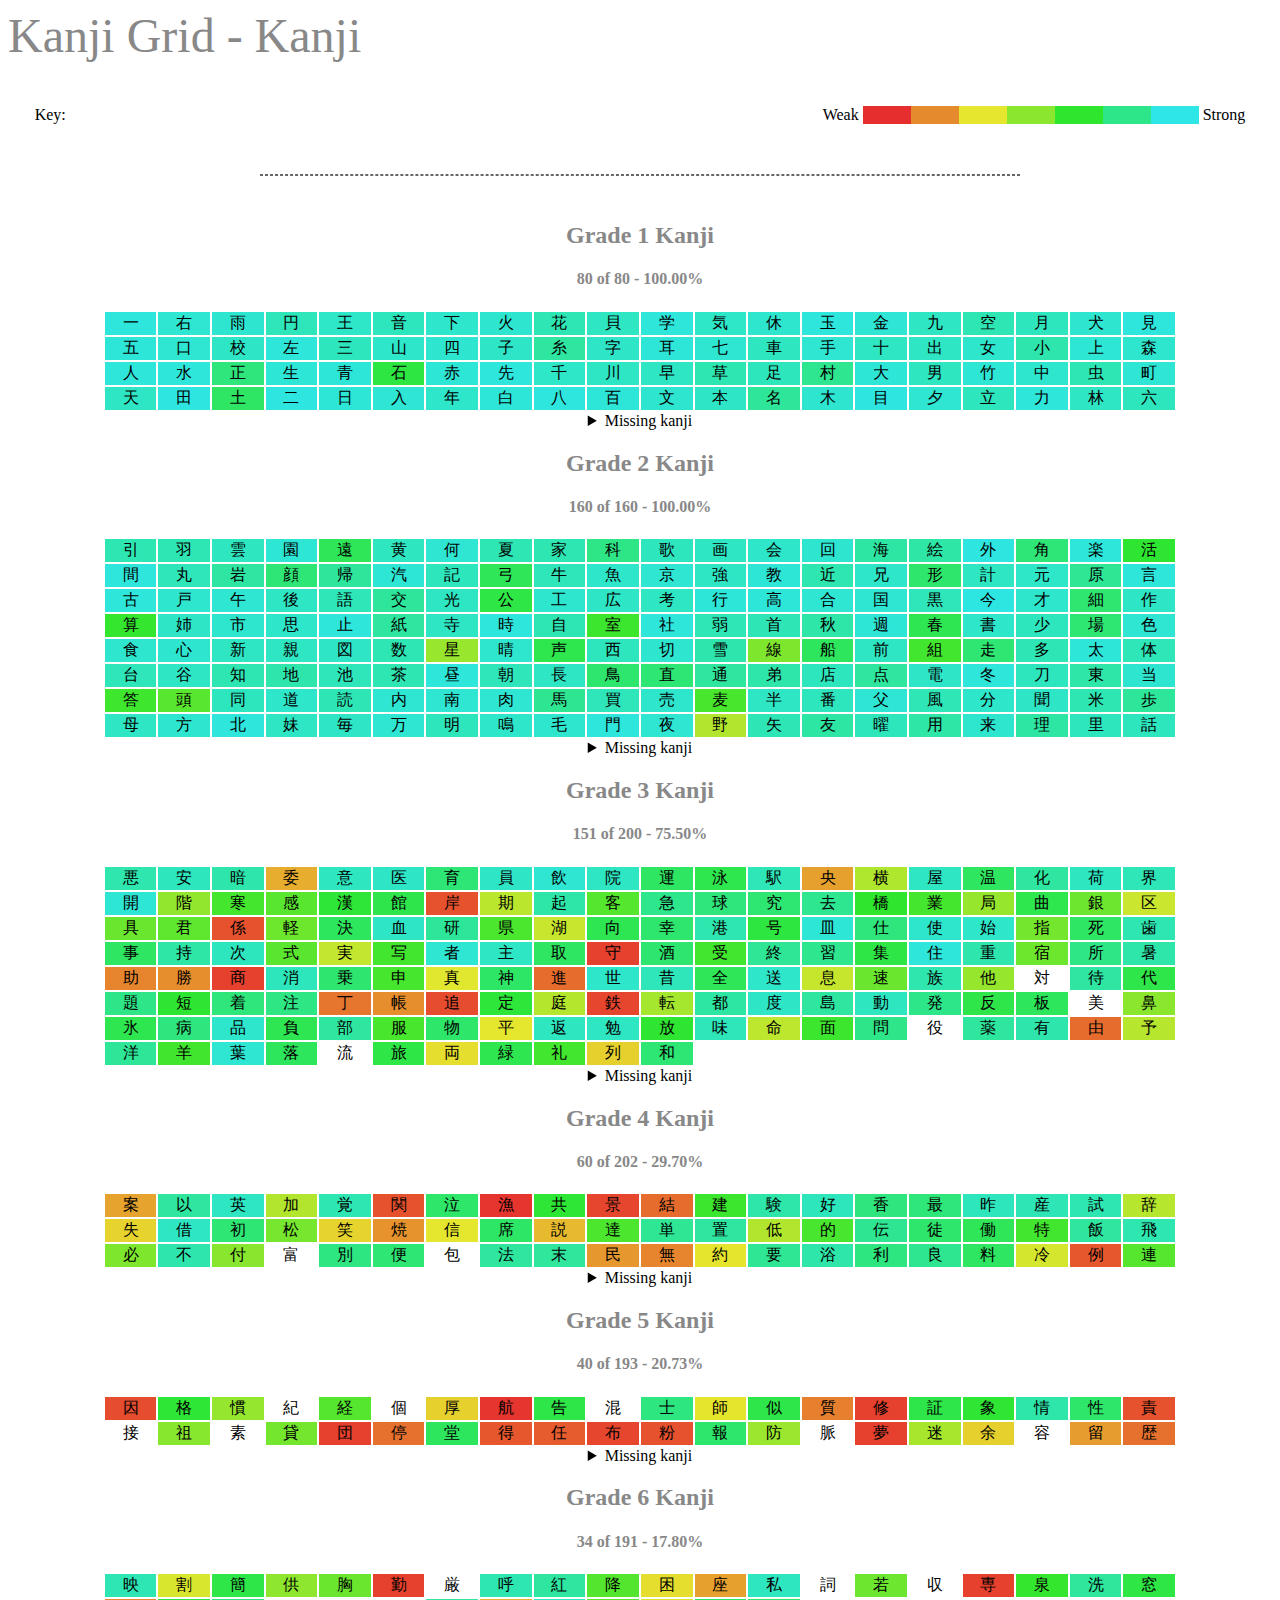
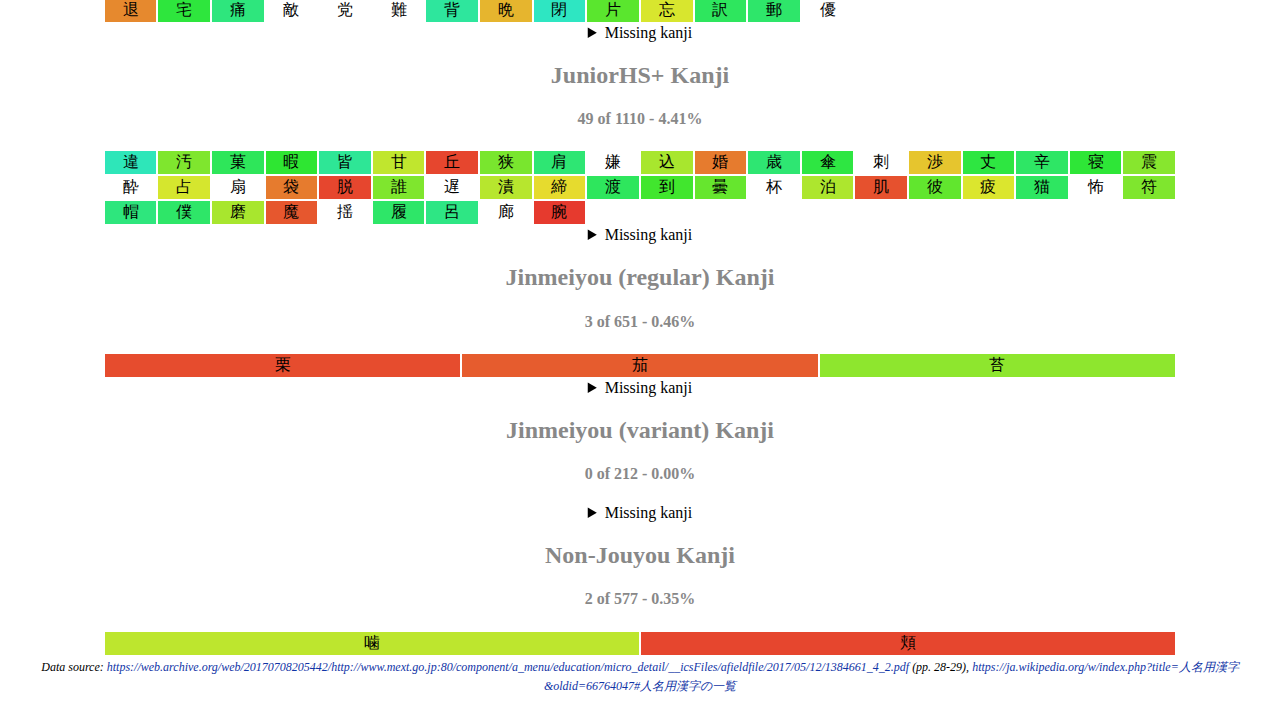
<file: page/ANKIGRID/2020-09-06.html>
<!doctype html><html><head><meta charset="UTF-8" /><title>Anki Kanji Grid</title><style type="text/css">body{background-color:#FFF;}table{margin-left:auto;margin-right:auto;}.maintable{width:85%;}td{text-align:center;vertical-align:top;}.key{display:inline-block;width:3em}a,a:visited{color:#000;text-decoration:none;}</style></head>
<body>
<span style="font-size: 3em;color: #888;">Kanji Grid - Kanji</span><br>
<div style="margin-bottom: 24pt;padding: 20pt;"><p style="float: left">Key:</p><p style="float: right">Weak&nbsp;<span class="key" style="background-color: #E62E2E;">&nbsp;</span><span class="key" style="background-color: #E68A2E;">&nbsp;</span><span class="key" style="background-color: #E6E62E;">&nbsp;</span><span class="key" style="background-color: #8AE62E;">&nbsp;</span><span class="key" style="background-color: #2EE62E;">&nbsp;</span><span class="key" style="background-color: #2EE68A;">&nbsp;</span><span class="key" style="background-color: #2EE6E6;">&nbsp;</span>&nbsp;Strong</p></div>
<div style="clear: both;"><br><hr style="border-style: dashed;border-color: #666;width: 60%;"><br></div>
<div style="text-align: center;">
<h2 style="color:#888;">Grade 1 Kanji</h2>
<h4 style="color:#888;">80 of 80 - 100.00%</h4>
<table class="maintable"><tr>
	<td style="background:#2EE6DB;"><a href="http://jisho.org/search/一%20%23kanji" style="color:#000;">一</a></td>
	<td style="background:#2EE6D2;"><a href="http://jisho.org/search/右%20%23kanji" style="color:#000;">右</a></td>
	<td style="background:#2EE6CF;"><a href="http://jisho.org/search/雨%20%23kanji" style="color:#000;">雨</a></td>
	<td style="background:#2EE6BA;"><a href="http://jisho.org/search/円%20%23kanji" style="color:#000;">円</a></td>
	<td style="background:#2EE6C8;"><a href="http://jisho.org/search/王%20%23kanji" style="color:#000;">王</a></td>
	<td style="background:#2EE6BE;"><a href="http://jisho.org/search/音%20%23kanji" style="color:#000;">音</a></td>
	<td style="background:#2EE6CB;"><a href="http://jisho.org/search/下%20%23kanji" style="color:#000;">下</a></td>
	<td style="background:#2EE6CF;"><a href="http://jisho.org/search/火%20%23kanji" style="color:#000;">火</a></td>
	<td style="background:#2EE6B3;"><a href="http://jisho.org/search/花%20%23kanji" style="color:#000;">花</a></td>
	<td style="background:#2EE6C2;"><a href="http://jisho.org/search/貝%20%23kanji" style="color:#000;">貝</a></td>
	<td style="background:#2EE6D9;"><a href="http://jisho.org/search/学%20%23kanji" style="color:#000;">学</a></td>
	<td style="background:#2EE6C8;"><a href="http://jisho.org/search/気%20%23kanji" style="color:#000;">気</a></td>
	<td style="background:#2EE6CD;"><a href="http://jisho.org/search/休%20%23kanji" style="color:#000;">休</a></td>
	<td style="background:#2EE6DC;"><a href="http://jisho.org/search/玉%20%23kanji" style="color:#000;">玉</a></td>
	<td style="background:#2EE6D3;"><a href="http://jisho.org/search/金%20%23kanji" style="color:#000;">金</a></td>
	<td style="background:#2EE6C2;"><a href="http://jisho.org/search/九%20%23kanji" style="color:#000;">九</a></td>
	<td style="background:#2EE6B4;"><a href="http://jisho.org/search/空%20%23kanji" style="color:#000;">空</a></td>
	<td style="background:#2EE6BE;"><a href="http://jisho.org/search/月%20%23kanji" style="color:#000;">月</a></td>
	<td style="background:#2EE6D0;"><a href="http://jisho.org/search/犬%20%23kanji" style="color:#000;">犬</a></td>
	<td style="background:#2EE6DC;"><a href="http://jisho.org/search/見%20%23kanji" style="color:#000;">見</a></td>
</tr>
<tr>
	<td style="background:#2EE6D7;"><a href="http://jisho.org/search/五%20%23kanji" style="color:#000;">五</a></td>
	<td style="background:#2EE6D2;"><a href="http://jisho.org/search/口%20%23kanji" style="color:#000;">口</a></td>
	<td style="background:#2EE6C6;"><a href="http://jisho.org/search/校%20%23kanji" style="color:#000;">校</a></td>
	<td style="background:#2EE6D9;"><a href="http://jisho.org/search/左%20%23kanji" style="color:#000;">左</a></td>
	<td style="background:#2EE6BE;"><a href="http://jisho.org/search/三%20%23kanji" style="color:#000;">三</a></td>
	<td style="background:#2EE6CA;"><a href="http://jisho.org/search/山%20%23kanji" style="color:#000;">山</a></td>
	<td style="background:#2EE6CF;"><a href="http://jisho.org/search/四%20%23kanji" style="color:#000;">四</a></td>
	<td style="background:#2EE6C7;"><a href="http://jisho.org/search/子%20%23kanji" style="color:#000;">子</a></td>
	<td style="background:#2EE69F;"><a href="http://jisho.org/search/糸%20%23kanji" style="color:#000;">糸</a></td>
	<td style="background:#2EE6C7;"><a href="http://jisho.org/search/字%20%23kanji" style="color:#000;">字</a></td>
	<td style="background:#2EE6D7;"><a href="http://jisho.org/search/耳%20%23kanji" style="color:#000;">耳</a></td>
	<td style="background:#2EE6D2;"><a href="http://jisho.org/search/七%20%23kanji" style="color:#000;">七</a></td>
	<td style="background:#2EE6C0;"><a href="http://jisho.org/search/車%20%23kanji" style="color:#000;">車</a></td>
	<td style="background:#2EE6D1;"><a href="http://jisho.org/search/手%20%23kanji" style="color:#000;">手</a></td>
	<td style="background:#2EE6C2;"><a href="http://jisho.org/search/十%20%23kanji" style="color:#000;">十</a></td>
	<td style="background:#2EE6C4;"><a href="http://jisho.org/search/出%20%23kanji" style="color:#000;">出</a></td>
	<td style="background:#2EE6CC;"><a href="http://jisho.org/search/女%20%23kanji" style="color:#000;">女</a></td>
	<td style="background:#2EE6AD;"><a href="http://jisho.org/search/小%20%23kanji" style="color:#000;">小</a></td>
	<td style="background:#2EE6D4;"><a href="http://jisho.org/search/上%20%23kanji" style="color:#000;">上</a></td>
	<td style="background:#2EE6CE;"><a href="http://jisho.org/search/森%20%23kanji" style="color:#000;">森</a></td>
</tr>
<tr>
	<td style="background:#2EE6D9;"><a href="http://jisho.org/search/人%20%23kanji" style="color:#000;">人</a></td>
	<td style="background:#2EE6D9;"><a href="http://jisho.org/search/水%20%23kanji" style="color:#000;">水</a></td>
	<td style="background:#2EE67B;"><a href="http://jisho.org/search/正%20%23kanji" style="color:#000;">正</a></td>
	<td style="background:#2EE6D5;"><a href="http://jisho.org/search/生%20%23kanji" style="color:#000;">生</a></td>
	<td style="background:#2EE6D7;"><a href="http://jisho.org/search/青%20%23kanji" style="color:#000;">青</a></td>
	<td style="background:#2EE642;"><a href="http://jisho.org/search/石%20%23kanji" style="color:#000;">石</a></td>
	<td style="background:#2EE6D5;"><a href="http://jisho.org/search/赤%20%23kanji" style="color:#000;">赤</a></td>
	<td style="background:#2EE6DC;"><a href="http://jisho.org/search/先%20%23kanji" style="color:#000;">先</a></td>
	<td style="background:#2EE6C8;"><a href="http://jisho.org/search/千%20%23kanji" style="color:#000;">千</a></td>
	<td style="background:#2EE6C3;"><a href="http://jisho.org/search/川%20%23kanji" style="color:#000;">川</a></td>
	<td style="background:#2EE6C3;"><a href="http://jisho.org/search/早%20%23kanji" style="color:#000;">早</a></td>
	<td style="background:#2EE6B1;"><a href="http://jisho.org/search/草%20%23kanji" style="color:#000;">草</a></td>
	<td style="background:#2EE6BC;"><a href="http://jisho.org/search/足%20%23kanji" style="color:#000;">足</a></td>
	<td style="background:#2EE68F;"><a href="http://jisho.org/search/村%20%23kanji" style="color:#000;">村</a></td>
	<td style="background:#2EE6D5;"><a href="http://jisho.org/search/大%20%23kanji" style="color:#000;">大</a></td>
	<td style="background:#2EE6C0;"><a href="http://jisho.org/search/男%20%23kanji" style="color:#000;">男</a></td>
	<td style="background:#2EE6D4;"><a href="http://jisho.org/search/竹%20%23kanji" style="color:#000;">竹</a></td>
	<td style="background:#2EE6CE;"><a href="http://jisho.org/search/中%20%23kanji" style="color:#000;">中</a></td>
	<td style="background:#2EE6B4;"><a href="http://jisho.org/search/虫%20%23kanji" style="color:#000;">虫</a></td>
	<td style="background:#2EE6D3;"><a href="http://jisho.org/search/町%20%23kanji" style="color:#000;">町</a></td>
</tr>
<tr>
	<td style="background:#2EE6C3;"><a href="http://jisho.org/search/天%20%23kanji" style="color:#000;">天</a></td>
	<td style="background:#2EE6DF;"><a href="http://jisho.org/search/田%20%23kanji" style="color:#000;">田</a></td>
	<td style="background:#2EE664;"><a href="http://jisho.org/search/土%20%23kanji" style="color:#000;">土</a></td>
	<td style="background:#2EE6DF;"><a href="http://jisho.org/search/二%20%23kanji" style="color:#000;">二</a></td>
	<td style="background:#2EE6D5;"><a href="http://jisho.org/search/日%20%23kanji" style="color:#000;">日</a></td>
	<td style="background:#2EE6D3;"><a href="http://jisho.org/search/入%20%23kanji" style="color:#000;">入</a></td>
	<td style="background:#2EE6CA;"><a href="http://jisho.org/search/年%20%23kanji" style="color:#000;">年</a></td>
	<td style="background:#2EE6D7;"><a href="http://jisho.org/search/白%20%23kanji" style="color:#000;">白</a></td>
	<td style="background:#2EE6DD;"><a href="http://jisho.org/search/八%20%23kanji" style="color:#000;">八</a></td>
	<td style="background:#2EE6D8;"><a href="http://jisho.org/search/百%20%23kanji" style="color:#000;">百</a></td>
	<td style="background:#2EE6D0;"><a href="http://jisho.org/search/文%20%23kanji" style="color:#000;">文</a></td>
	<td style="background:#2EE6C6;"><a href="http://jisho.org/search/本%20%23kanji" style="color:#000;">本</a></td>
	<td style="background:#2EE69A;"><a href="http://jisho.org/search/名%20%23kanji" style="color:#000;">名</a></td>
	<td style="background:#2EE6CF;"><a href="http://jisho.org/search/木%20%23kanji" style="color:#000;">木</a></td>
	<td style="background:#2EE6DF;"><a href="http://jisho.org/search/目%20%23kanji" style="color:#000;">目</a></td>
	<td style="background:#2EE6D2;"><a href="http://jisho.org/search/夕%20%23kanji" style="color:#000;">夕</a></td>
	<td style="background:#2EE6BE;"><a href="http://jisho.org/search/立%20%23kanji" style="color:#000;">立</a></td>
	<td style="background:#2EE6D9;"><a href="http://jisho.org/search/力%20%23kanji" style="color:#000;">力</a></td>
	<td style="background:#2EE6C4;"><a href="http://jisho.org/search/林%20%23kanji" style="color:#000;">林</a></td>
	<td style="background:#2EE6BE;"><a href="http://jisho.org/search/六%20%23kanji" style="color:#000;">六</a></td>
</tr></table>
<details><summary>Missing kanji</summary><table style="max-width:75%;"><tr>
<td><b style="color:#CCC">None</b></td></tr></table></details>
<h2 style="color:#888;">Grade 2 Kanji</h2>
<h4 style="color:#888;">160 of 160 - 100.00%</h4>
<table class="maintable"><tr>
	<td style="background:#2EE6B2;"><a href="http://jisho.org/search/引%20%23kanji" style="color:#000;">引</a></td>
	<td style="background:#2EE6B3;"><a href="http://jisho.org/search/羽%20%23kanji" style="color:#000;">羽</a></td>
	<td style="background:#2EE6C0;"><a href="http://jisho.org/search/雲%20%23kanji" style="color:#000;">雲</a></td>
	<td style="background:#2EE6D4;"><a href="http://jisho.org/search/園%20%23kanji" style="color:#000;">園</a></td>
	<td style="background:#2EE658;"><a href="http://jisho.org/search/遠%20%23kanji" style="color:#000;">遠</a></td>
	<td style="background:#2EE6C0;"><a href="http://jisho.org/search/黄%20%23kanji" style="color:#000;">黄</a></td>
	<td style="background:#2EE6D1;"><a href="http://jisho.org/search/何%20%23kanji" style="color:#000;">何</a></td>
	<td style="background:#2EE6B4;"><a href="http://jisho.org/search/夏%20%23kanji" style="color:#000;">夏</a></td>
	<td style="background:#2EE6B1;"><a href="http://jisho.org/search/家%20%23kanji" style="color:#000;">家</a></td>
	<td style="background:#2EE686;"><a href="http://jisho.org/search/科%20%23kanji" style="color:#000;">科</a></td>
	<td style="background:#2EE6BE;"><a href="http://jisho.org/search/歌%20%23kanji" style="color:#000;">歌</a></td>
	<td style="background:#2EE6C1;"><a href="http://jisho.org/search/画%20%23kanji" style="color:#000;">画</a></td>
	<td style="background:#2EE6CA;"><a href="http://jisho.org/search/会%20%23kanji" style="color:#000;">会</a></td>
	<td style="background:#2EE6D0;"><a href="http://jisho.org/search/回%20%23kanji" style="color:#000;">回</a></td>
	<td style="background:#2EE6A3;"><a href="http://jisho.org/search/海%20%23kanji" style="color:#000;">海</a></td>
	<td style="background:#2EE6A6;"><a href="http://jisho.org/search/絵%20%23kanji" style="color:#000;">絵</a></td>
	<td style="background:#2EE6DF;"><a href="http://jisho.org/search/外%20%23kanji" style="color:#000;">外</a></td>
	<td style="background:#2EE678;"><a href="http://jisho.org/search/角%20%23kanji" style="color:#000;">角</a></td>
	<td style="background:#2EE6D9;"><a href="http://jisho.org/search/楽%20%23kanji" style="color:#000;">楽</a></td>
	<td style="background:#2EE632;"><a href="http://jisho.org/search/活%20%23kanji" style="color:#000;">活</a></td>
</tr>
<tr>
	<td style="background:#2EE6DB;"><a href="http://jisho.org/search/間%20%23kanji" style="color:#000;">間</a></td>
	<td style="background:#2EE6BA;"><a href="http://jisho.org/search/丸%20%23kanji" style="color:#000;">丸</a></td>
	<td style="background:#2EE6A1;"><a href="http://jisho.org/search/岩%20%23kanji" style="color:#000;">岩</a></td>
	<td style="background:#2EE675;"><a href="http://jisho.org/search/顔%20%23kanji" style="color:#000;">顔</a></td>
	<td style="background:#2EE69B;"><a href="http://jisho.org/search/帰%20%23kanji" style="color:#000;">帰</a></td>
	<td style="background:#2EE6D4;"><a href="http://jisho.org/search/汽%20%23kanji" style="color:#000;">汽</a></td>
	<td style="background:#2EE6BC;"><a href="http://jisho.org/search/記%20%23kanji" style="color:#000;">記</a></td>
	<td style="background:#2EE657;"><a href="http://jisho.org/search/弓%20%23kanji" style="color:#000;">弓</a></td>
	<td style="background:#2EE6BA;"><a href="http://jisho.org/search/牛%20%23kanji" style="color:#000;">牛</a></td>
	<td style="background:#2EE6C9;"><a href="http://jisho.org/search/魚%20%23kanji" style="color:#000;">魚</a></td>
	<td style="background:#2EE6D2;"><a href="http://jisho.org/search/京%20%23kanji" style="color:#000;">京</a></td>
	<td style="background:#2EE6C4;"><a href="http://jisho.org/search/強%20%23kanji" style="color:#000;">強</a></td>
	<td style="background:#2EE6D6;"><a href="http://jisho.org/search/教%20%23kanji" style="color:#000;">教</a></td>
	<td style="background:#2EE6AF;"><a href="http://jisho.org/search/近%20%23kanji" style="color:#000;">近</a></td>
	<td style="background:#2EE6C9;"><a href="http://jisho.org/search/兄%20%23kanji" style="color:#000;">兄</a></td>
	<td style="background:#2EE66C;"><a href="http://jisho.org/search/形%20%23kanji" style="color:#000;">形</a></td>
	<td style="background:#2EE6C2;"><a href="http://jisho.org/search/計%20%23kanji" style="color:#000;">計</a></td>
	<td style="background:#2EE6C8;"><a href="http://jisho.org/search/元%20%23kanji" style="color:#000;">元</a></td>
	<td style="background:#2EE694;"><a href="http://jisho.org/search/原%20%23kanji" style="color:#000;">原</a></td>
	<td style="background:#2EE6DA;"><a href="http://jisho.org/search/言%20%23kanji" style="color:#000;">言</a></td>
</tr>
<tr>
	<td style="background:#2EE6D9;"><a href="http://jisho.org/search/古%20%23kanji" style="color:#000;">古</a></td>
	<td style="background:#2EE6CE;"><a href="http://jisho.org/search/戸%20%23kanji" style="color:#000;">戸</a></td>
	<td style="background:#2EE6D2;"><a href="http://jisho.org/search/午%20%23kanji" style="color:#000;">午</a></td>
	<td style="background:#2EE6C4;"><a href="http://jisho.org/search/後%20%23kanji" style="color:#000;">後</a></td>
	<td style="background:#2EE6B8;"><a href="http://jisho.org/search/語%20%23kanji" style="color:#000;">語</a></td>
	<td style="background:#2EE69B;"><a href="http://jisho.org/search/交%20%23kanji" style="color:#000;">交</a></td>
	<td style="background:#2EE6C1;"><a href="http://jisho.org/search/光%20%23kanji" style="color:#000;">光</a></td>
	<td style="background:#2EE645;"><a href="http://jisho.org/search/公%20%23kanji" style="color:#000;">公</a></td>
	<td style="background:#2EE6CE;"><a href="http://jisho.org/search/工%20%23kanji" style="color:#000;">工</a></td>
	<td style="background:#2EE6C6;"><a href="http://jisho.org/search/広%20%23kanji" style="color:#000;">広</a></td>
	<td style="background:#2EE6C2;"><a href="http://jisho.org/search/考%20%23kanji" style="color:#000;">考</a></td>
	<td style="background:#2EE6D7;"><a href="http://jisho.org/search/行%20%23kanji" style="color:#000;">行</a></td>
	<td style="background:#2EE6D8;"><a href="http://jisho.org/search/高%20%23kanji" style="color:#000;">高</a></td>
	<td style="background:#2EE6D1;"><a href="http://jisho.org/search/合%20%23kanji" style="color:#000;">合</a></td>
	<td style="background:#2EE6D1;"><a href="http://jisho.org/search/国%20%23kanji" style="color:#000;">国</a></td>
	<td style="background:#2EE6B9;"><a href="http://jisho.org/search/黒%20%23kanji" style="color:#000;">黒</a></td>
	<td style="background:#2EE6E1;"><a href="http://jisho.org/search/今%20%23kanji" style="color:#000;">今</a></td>
	<td style="background:#2EE6CB;"><a href="http://jisho.org/search/才%20%23kanji" style="color:#000;">才</a></td>
	<td style="background:#2EE670;"><a href="http://jisho.org/search/細%20%23kanji" style="color:#000;">細</a></td>
	<td style="background:#2EE6C6;"><a href="http://jisho.org/search/作%20%23kanji" style="color:#000;">作</a></td>
</tr>
<tr>
	<td style="background:#35E62E;"><a href="http://jisho.org/search/算%20%23kanji" style="color:#000;">算</a></td>
	<td style="background:#2EE6C5;"><a href="http://jisho.org/search/姉%20%23kanji" style="color:#000;">姉</a></td>
	<td style="background:#2EE6CD;"><a href="http://jisho.org/search/市%20%23kanji" style="color:#000;">市</a></td>
	<td style="background:#2EE6CA;"><a href="http://jisho.org/search/思%20%23kanji" style="color:#000;">思</a></td>
	<td style="background:#2EE6DA;"><a href="http://jisho.org/search/止%20%23kanji" style="color:#000;">止</a></td>
	<td style="background:#2EE6A0;"><a href="http://jisho.org/search/紙%20%23kanji" style="color:#000;">紙</a></td>
	<td style="background:#2EE6C3;"><a href="http://jisho.org/search/寺%20%23kanji" style="color:#000;">寺</a></td>
	<td style="background:#2EE6DB;"><a href="http://jisho.org/search/時%20%23kanji" style="color:#000;">時</a></td>
	<td style="background:#2EE6B4;"><a href="http://jisho.org/search/自%20%23kanji" style="color:#000;">自</a></td>
	<td style="background:#3DE62E;"><a href="http://jisho.org/search/室%20%23kanji" style="color:#000;">室</a></td>
	<td style="background:#2EE6DA;"><a href="http://jisho.org/search/社%20%23kanji" style="color:#000;">社</a></td>
	<td style="background:#2EE6B6;"><a href="http://jisho.org/search/弱%20%23kanji" style="color:#000;">弱</a></td>
	<td style="background:#2EE6B5;"><a href="http://jisho.org/search/首%20%23kanji" style="color:#000;">首</a></td>
	<td style="background:#2EE6A7;"><a href="http://jisho.org/search/秋%20%23kanji" style="color:#000;">秋</a></td>
	<td style="background:#2EE6D6;"><a href="http://jisho.org/search/週%20%23kanji" style="color:#000;">週</a></td>
	<td style="background:#2EE652;"><a href="http://jisho.org/search/春%20%23kanji" style="color:#000;">春</a></td>
	<td style="background:#2EE6C9;"><a href="http://jisho.org/search/書%20%23kanji" style="color:#000;">書</a></td>
	<td style="background:#2EE6BD;"><a href="http://jisho.org/search/少%20%23kanji" style="color:#000;">少</a></td>
	<td style="background:#2EE672;"><a href="http://jisho.org/search/場%20%23kanji" style="color:#000;">場</a></td>
	<td style="background:#2EE6D2;"><a href="http://jisho.org/search/色%20%23kanji" style="color:#000;">色</a></td>
</tr>
<tr>
	<td style="background:#2EE6CD;"><a href="http://jisho.org/search/食%20%23kanji" style="color:#000;">食</a></td>
	<td style="background:#2EE6D0;"><a href="http://jisho.org/search/心%20%23kanji" style="color:#000;">心</a></td>
	<td style="background:#2EE6C2;"><a href="http://jisho.org/search/新%20%23kanji" style="color:#000;">新</a></td>
	<td style="background:#2EE6C1;"><a href="http://jisho.org/search/親%20%23kanji" style="color:#000;">親</a></td>
	<td style="background:#2EE6C6;"><a href="http://jisho.org/search/図%20%23kanji" style="color:#000;">図</a></td>
	<td style="background:#2EE6B3;"><a href="http://jisho.org/search/数%20%23kanji" style="color:#000;">数</a></td>
	<td style="background:#99E62E;"><a href="http://jisho.org/search/星%20%23kanji" style="color:#000;">星</a></td>
	<td style="background:#2EE6CD;"><a href="http://jisho.org/search/晴%20%23kanji" style="color:#000;">晴</a></td>
	<td style="background:#2EE64E;"><a href="http://jisho.org/search/声%20%23kanji" style="color:#000;">声</a></td>
	<td style="background:#2EE6BD;"><a href="http://jisho.org/search/西%20%23kanji" style="color:#000;">西</a></td>
	<td style="background:#2EE6D0;"><a href="http://jisho.org/search/切%20%23kanji" style="color:#000;">切</a></td>
	<td style="background:#2EE6AD;"><a href="http://jisho.org/search/雪%20%23kanji" style="color:#000;">雪</a></td>
	<td style="background:#7FE62E;"><a href="http://jisho.org/search/線%20%23kanji" style="color:#000;">線</a></td>
	<td style="background:#2EE65E;"><a href="http://jisho.org/search/船%20%23kanji" style="color:#000;">船</a></td>
	<td style="background:#2EE6C2;"><a href="http://jisho.org/search/前%20%23kanji" style="color:#000;">前</a></td>
	<td style="background:#42E62E;"><a href="http://jisho.org/search/組%20%23kanji" style="color:#000;">組</a></td>
	<td style="background:#2EE671;"><a href="http://jisho.org/search/走%20%23kanji" style="color:#000;">走</a></td>
	<td style="background:#2EE6B5;"><a href="http://jisho.org/search/多%20%23kanji" style="color:#000;">多</a></td>
	<td style="background:#2EE6D8;"><a href="http://jisho.org/search/太%20%23kanji" style="color:#000;">太</a></td>
	<td style="background:#2EE6B8;"><a href="http://jisho.org/search/体%20%23kanji" style="color:#000;">体</a></td>
</tr>
<tr>
	<td style="background:#2EE6B9;"><a href="http://jisho.org/search/台%20%23kanji" style="color:#000;">台</a></td>
	<td style="background:#2EE6C3;"><a href="http://jisho.org/search/谷%20%23kanji" style="color:#000;">谷</a></td>
	<td style="background:#2EE6B2;"><a href="http://jisho.org/search/知%20%23kanji" style="color:#000;">知</a></td>
	<td style="background:#2EE6AC;"><a href="http://jisho.org/search/地%20%23kanji" style="color:#000;">地</a></td>
	<td style="background:#2EE6BA;"><a href="http://jisho.org/search/池%20%23kanji" style="color:#000;">池</a></td>
	<td style="background:#2EE6B2;"><a href="http://jisho.org/search/茶%20%23kanji" style="color:#000;">茶</a></td>
	<td style="background:#2EE6DA;"><a href="http://jisho.org/search/昼%20%23kanji" style="color:#000;">昼</a></td>
	<td style="background:#2EE6BA;"><a href="http://jisho.org/search/朝%20%23kanji" style="color:#000;">朝</a></td>
	<td style="background:#2EE6C3;"><a href="http://jisho.org/search/長%20%23kanji" style="color:#000;">長</a></td>
	<td style="background:#2EE66E;"><a href="http://jisho.org/search/鳥%20%23kanji" style="color:#000;">鳥</a></td>
	<td style="background:#2EE674;"><a href="http://jisho.org/search/直%20%23kanji" style="color:#000;">直</a></td>
	<td style="background:#2EE69D;"><a href="http://jisho.org/search/通%20%23kanji" style="color:#000;">通</a></td>
	<td style="background:#2EE6A9;"><a href="http://jisho.org/search/弟%20%23kanji" style="color:#000;">弟</a></td>
	<td style="background:#2EE6BD;"><a href="http://jisho.org/search/店%20%23kanji" style="color:#000;">店</a></td>
	<td style="background:#2EE69D;"><a href="http://jisho.org/search/点%20%23kanji" style="color:#000;">点</a></td>
	<td style="background:#2EE6C7;"><a href="http://jisho.org/search/電%20%23kanji" style="color:#000;">電</a></td>
	<td style="background:#2EE6DA;"><a href="http://jisho.org/search/冬%20%23kanji" style="color:#000;">冬</a></td>
	<td style="background:#2EE6BE;"><a href="http://jisho.org/search/刀%20%23kanji" style="color:#000;">刀</a></td>
	<td style="background:#2EE6A7;"><a href="http://jisho.org/search/東%20%23kanji" style="color:#000;">東</a></td>
	<td style="background:#2EE6D0;"><a href="http://jisho.org/search/当%20%23kanji" style="color:#000;">当</a></td>
</tr>
<tr>
	<td style="background:#3EE62E;"><a href="http://jisho.org/search/答%20%23kanji" style="color:#000;">答</a></td>
	<td style="background:#59E62E;"><a href="http://jisho.org/search/頭%20%23kanji" style="color:#000;">頭</a></td>
	<td style="background:#2EE6BE;"><a href="http://jisho.org/search/同%20%23kanji" style="color:#000;">同</a></td>
	<td style="background:#2EE6C9;"><a href="http://jisho.org/search/道%20%23kanji" style="color:#000;">道</a></td>
	<td style="background:#2EE6B5;"><a href="http://jisho.org/search/読%20%23kanji" style="color:#000;">読</a></td>
	<td style="background:#2EE6D2;"><a href="http://jisho.org/search/内%20%23kanji" style="color:#000;">内</a></td>
	<td style="background:#2EE6D1;"><a href="http://jisho.org/search/南%20%23kanji" style="color:#000;">南</a></td>
	<td style="background:#2EE6D1;"><a href="http://jisho.org/search/肉%20%23kanji" style="color:#000;">肉</a></td>
	<td style="background:#2EE692;"><a href="http://jisho.org/search/馬%20%23kanji" style="color:#000;">馬</a></td>
	<td style="background:#2EE6B9;"><a href="http://jisho.org/search/買%20%23kanji" style="color:#000;">買</a></td>
	<td style="background:#2EE6CC;"><a href="http://jisho.org/search/売%20%23kanji" style="color:#000;">売</a></td>
	<td style="background:#49E62E;"><a href="http://jisho.org/search/麦%20%23kanji" style="color:#000;">麦</a></td>
	<td style="background:#2EE6C4;"><a href="http://jisho.org/search/半%20%23kanji" style="color:#000;">半</a></td>
	<td style="background:#2EE6BD;"><a href="http://jisho.org/search/番%20%23kanji" style="color:#000;">番</a></td>
	<td style="background:#2EE6D3;"><a href="http://jisho.org/search/父%20%23kanji" style="color:#000;">父</a></td>
	<td style="background:#2EE6B6;"><a href="http://jisho.org/search/風%20%23kanji" style="color:#000;">風</a></td>
	<td style="background:#2EE6C9;"><a href="http://jisho.org/search/分%20%23kanji" style="color:#000;">分</a></td>
	<td style="background:#2EE6C6;"><a href="http://jisho.org/search/聞%20%23kanji" style="color:#000;">聞</a></td>
	<td style="background:#2EE6B1;"><a href="http://jisho.org/search/米%20%23kanji" style="color:#000;">米</a></td>
	<td style="background:#2EE69A;"><a href="http://jisho.org/search/歩%20%23kanji" style="color:#000;">歩</a></td>
</tr>
<tr>
	<td style="background:#2EE6C3;"><a href="http://jisho.org/search/母%20%23kanji" style="color:#000;">母</a></td>
	<td style="background:#2EE6D0;"><a href="http://jisho.org/search/方%20%23kanji" style="color:#000;">方</a></td>
	<td style="background:#2EE6DB;"><a href="http://jisho.org/search/北%20%23kanji" style="color:#000;">北</a></td>
	<td style="background:#2EE6C3;"><a href="http://jisho.org/search/妹%20%23kanji" style="color:#000;">妹</a></td>
	<td style="background:#2EE6C5;"><a href="http://jisho.org/search/毎%20%23kanji" style="color:#000;">毎</a></td>
	<td style="background:#2EE6D1;"><a href="http://jisho.org/search/万%20%23kanji" style="color:#000;">万</a></td>
	<td style="background:#2EE6BC;"><a href="http://jisho.org/search/明%20%23kanji" style="color:#000;">明</a></td>
	<td style="background:#2EE6C9;"><a href="http://jisho.org/search/鳴%20%23kanji" style="color:#000;">鳴</a></td>
	<td style="background:#2EE6CE;"><a href="http://jisho.org/search/毛%20%23kanji" style="color:#000;">毛</a></td>
	<td style="background:#2EE6DC;"><a href="http://jisho.org/search/門%20%23kanji" style="color:#000;">門</a></td>
	<td style="background:#2EE6D1;"><a href="http://jisho.org/search/夜%20%23kanji" style="color:#000;">夜</a></td>
	<td style="background:#B2E62E;"><a href="http://jisho.org/search/野%20%23kanji" style="color:#000;">野</a></td>
	<td style="background:#2EE6B5;"><a href="http://jisho.org/search/矢%20%23kanji" style="color:#000;">矢</a></td>
	<td style="background:#2EE6A3;"><a href="http://jisho.org/search/友%20%23kanji" style="color:#000;">友</a></td>
	<td style="background:#2EE6BC;"><a href="http://jisho.org/search/曜%20%23kanji" style="color:#000;">曜</a></td>
	<td style="background:#2EE6A6;"><a href="http://jisho.org/search/用%20%23kanji" style="color:#000;">用</a></td>
	<td style="background:#2EE6CE;"><a href="http://jisho.org/search/来%20%23kanji" style="color:#000;">来</a></td>
	<td style="background:#2EE6A4;"><a href="http://jisho.org/search/理%20%23kanji" style="color:#000;">理</a></td>
	<td style="background:#2EE6BD;"><a href="http://jisho.org/search/里%20%23kanji" style="color:#000;">里</a></td>
	<td style="background:#2EE6BE;"><a href="http://jisho.org/search/話%20%23kanji" style="color:#000;">話</a></td>
</tr></table>
<details><summary>Missing kanji</summary><table style="max-width:75%;"><tr>
<td><b style="color:#CCC">None</b></td></tr></table></details>
<h2 style="color:#888;">Grade 3 Kanji</h2>
<h4 style="color:#888;">151 of 200 - 75.50%</h4>
<table class="maintable"><tr>
	<td style="background:#2EE6AE;"><a href="http://jisho.org/search/悪%20%23kanji" style="color:#000;">悪</a></td>
	<td style="background:#2EE6BD;"><a href="http://jisho.org/search/安%20%23kanji" style="color:#000;">安</a></td>
	<td style="background:#2EE6AC;"><a href="http://jisho.org/search/暗%20%23kanji" style="color:#000;">暗</a></td>
	<td style="background:#E6AD2E;"><a href="http://jisho.org/search/委%20%23kanji" style="color:#000;">委</a></td>
	<td style="background:#2EE6BF;"><a href="http://jisho.org/search/意%20%23kanji" style="color:#000;">意</a></td>
	<td style="background:#2EE6C5;"><a href="http://jisho.org/search/医%20%23kanji" style="color:#000;">医</a></td>
	<td style="background:#2EE675;"><a href="http://jisho.org/search/育%20%23kanji" style="color:#000;">育</a></td>
	<td style="background:#2EE6C5;"><a href="http://jisho.org/search/員%20%23kanji" style="color:#000;">員</a></td>
	<td style="background:#2EE6D1;"><a href="http://jisho.org/search/飲%20%23kanji" style="color:#000;">飲</a></td>
	<td style="background:#2EE6C1;"><a href="http://jisho.org/search/院%20%23kanji" style="color:#000;">院</a></td>
	<td style="background:#2EE661;"><a href="http://jisho.org/search/運%20%23kanji" style="color:#000;">運</a></td>
	<td style="background:#2EE64D;"><a href="http://jisho.org/search/泳%20%23kanji" style="color:#000;">泳</a></td>
	<td style="background:#2EE6B8;"><a href="http://jisho.org/search/駅%20%23kanji" style="color:#000;">駅</a></td>
	<td style="background:#E6A02E;"><a href="http://jisho.org/search/央%20%23kanji" style="color:#000;">央</a></td>
	<td style="background:#AFE62E;"><a href="http://jisho.org/search/横%20%23kanji" style="color:#000;">横</a></td>
	<td style="background:#2EE6C2;"><a href="http://jisho.org/search/屋%20%23kanji" style="color:#000;">屋</a></td>
	<td style="background:#2EE65F;"><a href="http://jisho.org/search/温%20%23kanji" style="color:#000;">温</a></td>
	<td style="background:#2EE69F;"><a href="http://jisho.org/search/化%20%23kanji" style="color:#000;">化</a></td>
	<td style="background:#2EE6C0;"><a href="http://jisho.org/search/荷%20%23kanji" style="color:#000;">荷</a></td>
	<td style="background:#2EE6B8;"><a href="http://jisho.org/search/界%20%23kanji" style="color:#000;">界</a></td>
</tr>
<tr>
	<td style="background:#2EE6D4;"><a href="http://jisho.org/search/開%20%23kanji" style="color:#000;">開</a></td>
	<td style="background:#92E62E;"><a href="http://jisho.org/search/階%20%23kanji" style="color:#000;">階</a></td>
	<td style="background:#45E62E;"><a href="http://jisho.org/search/寒%20%23kanji" style="color:#000;">寒</a></td>
	<td style="background:#59E62E;"><a href="http://jisho.org/search/感%20%23kanji" style="color:#000;">感</a></td>
	<td style="background:#2EE637;"><a href="http://jisho.org/search/漢%20%23kanji" style="color:#000;">漢</a></td>
	<td style="background:#2EE64C;"><a href="http://jisho.org/search/館%20%23kanji" style="color:#000;">館</a></td>
	<td style="background:#E6512E;"><a href="http://jisho.org/search/岸%20%23kanji" style="color:#000;">岸</a></td>
	<td style="background:#BAE62E;"><a href="http://jisho.org/search/期%20%23kanji" style="color:#000;">期</a></td>
	<td style="background:#2EE6A7;"><a href="http://jisho.org/search/起%20%23kanji" style="color:#000;">起</a></td>
	<td style="background:#55E62E;"><a href="http://jisho.org/search/客%20%23kanji" style="color:#000;">客</a></td>
	<td style="background:#2EE68B;"><a href="http://jisho.org/search/急%20%23kanji" style="color:#000;">急</a></td>
	<td style="background:#2EE67C;"><a href="http://jisho.org/search/球%20%23kanji" style="color:#000;">球</a></td>
	<td style="background:#2EE672;"><a href="http://jisho.org/search/究%20%23kanji" style="color:#000;">究</a></td>
	<td style="background:#2EE690;"><a href="http://jisho.org/search/去%20%23kanji" style="color:#000;">去</a></td>
	<td style="background:#2FE62E;"><a href="http://jisho.org/search/橋%20%23kanji" style="color:#000;">橋</a></td>
	<td style="background:#45E62E;"><a href="http://jisho.org/search/業%20%23kanji" style="color:#000;">業</a></td>
	<td style="background:#97E62E;"><a href="http://jisho.org/search/局%20%23kanji" style="color:#000;">局</a></td>
	<td style="background:#2EE64E;"><a href="http://jisho.org/search/曲%20%23kanji" style="color:#000;">曲</a></td>
	<td style="background:#6CE62E;"><a href="http://jisho.org/search/銀%20%23kanji" style="color:#000;">銀</a></td>
	<td style="background:#CBE62E;"><a href="http://jisho.org/search/区%20%23kanji" style="color:#000;">区</a></td>
</tr>
<tr>
	<td style="background:#6AE62E;"><a href="http://jisho.org/search/具%20%23kanji" style="color:#000;">具</a></td>
	<td style="background:#5FE62E;"><a href="http://jisho.org/search/君%20%23kanji" style="color:#000;">君</a></td>
	<td style="background:#E6512E;"><a href="http://jisho.org/search/係%20%23kanji" style="color:#000;">係</a></td>
	<td style="background:#6DE62E;"><a href="http://jisho.org/search/軽%20%23kanji" style="color:#000;">軽</a></td>
	<td style="background:#2EE65D;"><a href="http://jisho.org/search/決%20%23kanji" style="color:#000;">決</a></td>
	<td style="background:#2EE6C6;"><a href="http://jisho.org/search/血%20%23kanji" style="color:#000;">血</a></td>
	<td style="background:#2EE699;"><a href="http://jisho.org/search/研%20%23kanji" style="color:#000;">研</a></td>
	<td style="background:#4BE62E;"><a href="http://jisho.org/search/県%20%23kanji" style="color:#000;">県</a></td>
	<td style="background:#C8E62E;"><a href="http://jisho.org/search/湖%20%23kanji" style="color:#000;">湖</a></td>
	<td style="background:#2EE651;"><a href="http://jisho.org/search/向%20%23kanji" style="color:#000;">向</a></td>
	<td style="background:#2EE66D;"><a href="http://jisho.org/search/幸%20%23kanji" style="color:#000;">幸</a></td>
	<td style="background:#2EE6AF;"><a href="http://jisho.org/search/港%20%23kanji" style="color:#000;">港</a></td>
	<td style="background:#2EE640;"><a href="http://jisho.org/search/号%20%23kanji" style="color:#000;">号</a></td>
	<td style="background:#2EE6D5;"><a href="http://jisho.org/search/皿%20%23kanji" style="color:#000;">皿</a></td>
	<td style="background:#2EE67C;"><a href="http://jisho.org/search/仕%20%23kanji" style="color:#000;">仕</a></td>
	<td style="background:#2EE6CB;"><a href="http://jisho.org/search/使%20%23kanji" style="color:#000;">使</a></td>
	<td style="background:#2EE6CA;"><a href="http://jisho.org/search/始%20%23kanji" style="color:#000;">始</a></td>
	<td style="background:#75E62E;"><a href="http://jisho.org/search/指%20%23kanji" style="color:#000;">指</a></td>
	<td style="background:#2EE663;"><a href="http://jisho.org/search/死%20%23kanji" style="color:#000;">死</a></td>
	<td style="background:#2EE6B1;"><a href="http://jisho.org/search/歯%20%23kanji" style="color:#000;">歯</a></td>
</tr>
<tr>
	<td style="background:#2EE661;"><a href="http://jisho.org/search/事%20%23kanji" style="color:#000;">事</a></td>
	<td style="background:#2EE6A5;"><a href="http://jisho.org/search/持%20%23kanji" style="color:#000;">持</a></td>
	<td style="background:#2EE6BE;"><a href="http://jisho.org/search/次%20%23kanji" style="color:#000;">次</a></td>
	<td style="background:#5AE62E;"><a href="http://jisho.org/search/式%20%23kanji" style="color:#000;">式</a></td>
	<td style="background:#C3E62E;"><a href="http://jisho.org/search/実%20%23kanji" style="color:#000;">実</a></td>
	<td style="background:#42E62E;"><a href="http://jisho.org/search/写%20%23kanji" style="color:#000;">写</a></td>
	<td style="background:#2EE6D1;"><a href="http://jisho.org/search/者%20%23kanji" style="color:#000;">者</a></td>
	<td style="background:#2EE6C3;"><a href="http://jisho.org/search/主%20%23kanji" style="color:#000;">主</a></td>
	<td style="background:#2EE661;"><a href="http://jisho.org/search/取%20%23kanji" style="color:#000;">取</a></td>
	<td style="background:#E6402E;"><a href="http://jisho.org/search/守%20%23kanji" style="color:#000;">守</a></td>
	<td style="background:#2EE66F;"><a href="http://jisho.org/search/酒%20%23kanji" style="color:#000;">酒</a></td>
	<td style="background:#41E62E;"><a href="http://jisho.org/search/受%20%23kanji" style="color:#000;">受</a></td>
	<td style="background:#2EE695;"><a href="http://jisho.org/search/終%20%23kanji" style="color:#000;">終</a></td>
	<td style="background:#2EE68E;"><a href="http://jisho.org/search/習%20%23kanji" style="color:#000;">習</a></td>
	<td style="background:#2EE646;"><a href="http://jisho.org/search/集%20%23kanji" style="color:#000;">集</a></td>
	<td style="background:#2EE6DA;"><a href="http://jisho.org/search/住%20%23kanji" style="color:#000;">住</a></td>
	<td style="background:#2EE6AD;"><a href="http://jisho.org/search/重%20%23kanji" style="color:#000;">重</a></td>
	<td style="background:#6DE62E;"><a href="http://jisho.org/search/宿%20%23kanji" style="color:#000;">宿</a></td>
	<td style="background:#2EE686;"><a href="http://jisho.org/search/所%20%23kanji" style="color:#000;">所</a></td>
	<td style="background:#2EE6A9;"><a href="http://jisho.org/search/暑%20%23kanji" style="color:#000;">暑</a></td>
</tr>
<tr>
	<td style="background:#E6852E;"><a href="http://jisho.org/search/助%20%23kanji" style="color:#000;">助</a></td>
	<td style="background:#E68E2E;"><a href="http://jisho.org/search/勝%20%23kanji" style="color:#000;">勝</a></td>
	<td style="background:#E6402E;"><a href="http://jisho.org/search/商%20%23kanji" style="color:#000;">商</a></td>
	<td style="background:#2EE6BB;"><a href="http://jisho.org/search/消%20%23kanji" style="color:#000;">消</a></td>
	<td style="background:#2EE66F;"><a href="http://jisho.org/search/乗%20%23kanji" style="color:#000;">乗</a></td>
	<td style="background:#46E62E;"><a href="http://jisho.org/search/申%20%23kanji" style="color:#000;">申</a></td>
	<td style="background:#E1E62E;"><a href="http://jisho.org/search/真%20%23kanji" style="color:#000;">真</a></td>
	<td style="background:#2EE666;"><a href="http://jisho.org/search/神%20%23kanji" style="color:#000;">神</a></td>
	<td style="background:#E66C2E;"><a href="http://jisho.org/search/進%20%23kanji" style="color:#000;">進</a></td>
	<td style="background:#2EE6C9;"><a href="http://jisho.org/search/世%20%23kanji" style="color:#000;">世</a></td>
	<td style="background:#2EE6B9;"><a href="http://jisho.org/search/昔%20%23kanji" style="color:#000;">昔</a></td>
	<td style="background:#2EE657;"><a href="http://jisho.org/search/全%20%23kanji" style="color:#000;">全</a></td>
	<td style="background:#2EE6C9;"><a href="http://jisho.org/search/送%20%23kanji" style="color:#000;">送</a></td>
	<td style="background:#C6E62E;"><a href="http://jisho.org/search/息%20%23kanji" style="color:#000;">息</a></td>
	<td style="background:#6AE62E;"><a href="http://jisho.org/search/速%20%23kanji" style="color:#000;">速</a></td>
	<td style="background:#2EE6AE;"><a href="http://jisho.org/search/族%20%23kanji" style="color:#000;">族</a></td>
	<td style="background:#97E62E;"><a href="http://jisho.org/search/他%20%23kanji" style="color:#000;">他</a></td>
	<td style="background:#FFF;"><a href="http://jisho.org/search/対%20%23kanji" style="color:#000;">対</a></td>
	<td style="background:#2EE6A1;"><a href="http://jisho.org/search/待%20%23kanji" style="color:#000;">待</a></td>
	<td style="background:#2EE649;"><a href="http://jisho.org/search/代%20%23kanji" style="color:#000;">代</a></td>
</tr>
<tr>
	<td style="background:#2EE687;"><a href="http://jisho.org/search/題%20%23kanji" style="color:#000;">題</a></td>
	<td style="background:#2EE631;"><a href="http://jisho.org/search/短%20%23kanji" style="color:#000;">短</a></td>
	<td style="background:#2EE67A;"><a href="http://jisho.org/search/着%20%23kanji" style="color:#000;">着</a></td>
	<td style="background:#2EE684;"><a href="http://jisho.org/search/注%20%23kanji" style="color:#000;">注</a></td>
	<td style="background:#E6762E;"><a href="http://jisho.org/search/丁%20%23kanji" style="color:#000;">丁</a></td>
	<td style="background:#E68E2E;"><a href="http://jisho.org/search/帳%20%23kanji" style="color:#000;">帳</a></td>
	<td style="background:#E64C2E;"><a href="http://jisho.org/search/追%20%23kanji" style="color:#000;">追</a></td>
	<td style="background:#2EE63A;"><a href="http://jisho.org/search/定%20%23kanji" style="color:#000;">定</a></td>
	<td style="background:#B5E62E;"><a href="http://jisho.org/search/庭%20%23kanji" style="color:#000;">庭</a></td>
	<td style="background:#E6462E;"><a href="http://jisho.org/search/鉄%20%23kanji" style="color:#000;">鉄</a></td>
	<td style="background:#A5E62E;"><a href="http://jisho.org/search/転%20%23kanji" style="color:#000;">転</a></td>
	<td style="background:#2EE6A4;"><a href="http://jisho.org/search/都%20%23kanji" style="color:#000;">都</a></td>
	<td style="background:#2EE6C5;"><a href="http://jisho.org/search/度%20%23kanji" style="color:#000;">度</a></td>
	<td style="background:#2EE6A0;"><a href="http://jisho.org/search/島%20%23kanji" style="color:#000;">島</a></td>
	<td style="background:#2EE6C0;"><a href="http://jisho.org/search/動%20%23kanji" style="color:#000;">動</a></td>
	<td style="background:#2EE68A;"><a href="http://jisho.org/search/発%20%23kanji" style="color:#000;">発</a></td>
	<td style="background:#2EE649;"><a href="http://jisho.org/search/反%20%23kanji" style="color:#000;">反</a></td>
	<td style="background:#2EE65B;"><a href="http://jisho.org/search/板%20%23kanji" style="color:#000;">板</a></td>
	<td style="background:#FFF;"><a href="http://jisho.org/search/美%20%23kanji" style="color:#000;">美</a></td>
	<td style="background:#8BE62E;"><a href="http://jisho.org/search/鼻%20%23kanji" style="color:#000;">鼻</a></td>
</tr>
<tr>
	<td style="background:#2EE650;"><a href="http://jisho.org/search/氷%20%23kanji" style="color:#000;">氷</a></td>
	<td style="background:#2EE67D;"><a href="http://jisho.org/search/病%20%23kanji" style="color:#000;">病</a></td>
	<td style="background:#2EE6CB;"><a href="http://jisho.org/search/品%20%23kanji" style="color:#000;">品</a></td>
	<td style="background:#2EE652;"><a href="http://jisho.org/search/負%20%23kanji" style="color:#000;">負</a></td>
	<td style="background:#2EE6A0;"><a href="http://jisho.org/search/部%20%23kanji" style="color:#000;">部</a></td>
	<td style="background:#49E62E;"><a href="http://jisho.org/search/服%20%23kanji" style="color:#000;">服</a></td>
	<td style="background:#2EE669;"><a href="http://jisho.org/search/物%20%23kanji" style="color:#000;">物</a></td>
	<td style="background:#E5E62E;"><a href="http://jisho.org/search/平%20%23kanji" style="color:#000;">平</a></td>
	<td style="background:#2EE6C0;"><a href="http://jisho.org/search/返%20%23kanji" style="color:#000;">返</a></td>
	<td style="background:#2EE6C1;"><a href="http://jisho.org/search/勉%20%23kanji" style="color:#000;">勉</a></td>
	<td style="background:#2EE632;"><a href="http://jisho.org/search/放%20%23kanji" style="color:#000;">放</a></td>
	<td style="background:#2EE6B9;"><a href="http://jisho.org/search/味%20%23kanji" style="color:#000;">味</a></td>
	<td style="background:#BDE62E;"><a href="http://jisho.org/search/命%20%23kanji" style="color:#000;">命</a></td>
	<td style="background:#3DE62E;"><a href="http://jisho.org/search/面%20%23kanji" style="color:#000;">面</a></td>
	<td style="background:#2EE689;"><a href="http://jisho.org/search/問%20%23kanji" style="color:#000;">問</a></td>
	<td style="background:#FFF;"><a href="http://jisho.org/search/役%20%23kanji" style="color:#000;">役</a></td>
	<td style="background:#2EE69D;"><a href="http://jisho.org/search/薬%20%23kanji" style="color:#000;">薬</a></td>
	<td style="background:#2EE6AB;"><a href="http://jisho.org/search/有%20%23kanji" style="color:#000;">有</a></td>
	<td style="background:#E66C2E;"><a href="http://jisho.org/search/由%20%23kanji" style="color:#000;">由</a></td>
	<td style="background:#B7E62E;"><a href="http://jisho.org/search/予%20%23kanji" style="color:#000;">予</a></td>
</tr>
<tr>
	<td style="background:#2EE697;"><a href="http://jisho.org/search/洋%20%23kanji" style="color:#000;">洋</a></td>
	<td style="background:#40E62E;"><a href="http://jisho.org/search/羊%20%23kanji" style="color:#000;">羊</a></td>
	<td style="background:#2EE6D1;"><a href="http://jisho.org/search/葉%20%23kanji" style="color:#000;">葉</a></td>
	<td style="background:#2EE65B;"><a href="http://jisho.org/search/落%20%23kanji" style="color:#000;">落</a></td>
	<td style="background:#FFF;"><a href="http://jisho.org/search/流%20%23kanji" style="color:#000;">流</a></td>
	<td style="background:#2EE645;"><a href="http://jisho.org/search/旅%20%23kanji" style="color:#000;">旅</a></td>
	<td style="background:#E6DE2E;"><a href="http://jisho.org/search/両%20%23kanji" style="color:#000;">両</a></td>
	<td style="background:#2EE64F;"><a href="http://jisho.org/search/緑%20%23kanji" style="color:#000;">緑</a></td>
	<td style="background:#42E62E;"><a href="http://jisho.org/search/礼%20%23kanji" style="color:#000;">礼</a></td>
	<td style="background:#E6D02E;"><a href="http://jisho.org/search/列%20%23kanji" style="color:#000;">列</a></td>
	<td style="background:#2EE674;"><a href="http://jisho.org/search/和%20%23kanji" style="color:#000;">和</a></td>
</tr></table>
<details><summary>Missing kanji</summary><table style="max-width:75%;"><tr>
	<td style="background:#EEE;"><a href="http://jisho.org/search/宮%20%23kanji" style="color:#888;">宮</a></td>
	<td style="background:#EEE;"><a href="http://jisho.org/search/級%20%23kanji" style="color:#888;">級</a></td>
	<td style="background:#EEE;"><a href="http://jisho.org/search/苦%20%23kanji" style="color:#888;">苦</a></td>
	<td style="background:#EEE;"><a href="http://jisho.org/search/庫%20%23kanji" style="color:#888;">庫</a></td>
	<td style="background:#EEE;"><a href="http://jisho.org/search/根%20%23kanji" style="color:#888;">根</a></td>
	<td style="background:#EEE;"><a href="http://jisho.org/search/祭%20%23kanji" style="color:#888;">祭</a></td>
	<td style="background:#EEE;"><a href="http://jisho.org/search/坂%20%23kanji" style="color:#888;">坂</a></td>
	<td style="background:#EEE;"><a href="http://jisho.org/search/詩%20%23kanji" style="color:#888;">詩</a></td>
	<td style="background:#EEE;"><a href="http://jisho.org/search/州%20%23kanji" style="color:#888;">州</a></td>
	<td style="background:#EEE;"><a href="http://jisho.org/search/拾%20%23kanji" style="color:#888;">拾</a></td>
	<td style="background:#EEE;"><a href="http://jisho.org/search/昭%20%23kanji" style="color:#888;">昭</a></td>
	<td style="background:#EEE;"><a href="http://jisho.org/search/章%20%23kanji" style="color:#888;">章</a></td>
	<td style="background:#EEE;"><a href="http://jisho.org/search/植%20%23kanji" style="color:#888;">植</a></td>
	<td style="background:#EEE;"><a href="http://jisho.org/search/深%20%23kanji" style="color:#888;">深</a></td>
	<td style="background:#EEE;"><a href="http://jisho.org/search/身%20%23kanji" style="color:#888;">身</a></td>
	<td style="background:#EEE;"><a href="http://jisho.org/search/整%20%23kanji" style="color:#888;">整</a></td>
	<td style="background:#EEE;"><a href="http://jisho.org/search/想%20%23kanji" style="color:#888;">想</a></td>
	<td style="background:#EEE;"><a href="http://jisho.org/search/相%20%23kanji" style="color:#888;">相</a></td>
	<td style="background:#EEE;"><a href="http://jisho.org/search/打%20%23kanji" style="color:#888;">打</a></td>
	<td style="background:#EEE;"><a href="http://jisho.org/search/第%20%23kanji" style="color:#888;">第</a></td>
</tr>
<tr>
	<td style="background:#EEE;"><a href="http://jisho.org/search/炭%20%23kanji" style="color:#888;">炭</a></td>
	<td style="background:#EEE;"><a href="http://jisho.org/search/談%20%23kanji" style="color:#888;">談</a></td>
	<td style="background:#EEE;"><a href="http://jisho.org/search/柱%20%23kanji" style="color:#888;">柱</a></td>
	<td style="background:#EEE;"><a href="http://jisho.org/search/調%20%23kanji" style="color:#888;">調</a></td>
	<td style="background:#EEE;"><a href="http://jisho.org/search/笛%20%23kanji" style="color:#888;">笛</a></td>
	<td style="background:#EEE;"><a href="http://jisho.org/search/登%20%23kanji" style="color:#888;">登</a></td>
	<td style="background:#EEE;"><a href="http://jisho.org/search/投%20%23kanji" style="color:#888;">投</a></td>
	<td style="background:#EEE;"><a href="http://jisho.org/search/湯%20%23kanji" style="color:#888;">湯</a></td>
	<td style="background:#EEE;"><a href="http://jisho.org/search/等%20%23kanji" style="color:#888;">等</a></td>
	<td style="background:#EEE;"><a href="http://jisho.org/search/豆%20%23kanji" style="color:#888;">豆</a></td>
	<td style="background:#EEE;"><a href="http://jisho.org/search/童%20%23kanji" style="color:#888;">童</a></td>
	<td style="background:#EEE;"><a href="http://jisho.org/search/農%20%23kanji" style="color:#888;">農</a></td>
	<td style="background:#EEE;"><a href="http://jisho.org/search/波%20%23kanji" style="color:#888;">波</a></td>
	<td style="background:#EEE;"><a href="http://jisho.org/search/配%20%23kanji" style="color:#888;">配</a></td>
	<td style="background:#EEE;"><a href="http://jisho.org/search/倍%20%23kanji" style="color:#888;">倍</a></td>
	<td style="background:#EEE;"><a href="http://jisho.org/search/箱%20%23kanji" style="color:#888;">箱</a></td>
	<td style="background:#EEE;"><a href="http://jisho.org/search/畑%20%23kanji" style="color:#888;">畑</a></td>
	<td style="background:#EEE;"><a href="http://jisho.org/search/悲%20%23kanji" style="color:#888;">悲</a></td>
	<td style="background:#EEE;"><a href="http://jisho.org/search/皮%20%23kanji" style="color:#888;">皮</a></td>
	<td style="background:#EEE;"><a href="http://jisho.org/search/筆%20%23kanji" style="color:#888;">筆</a></td>
</tr>
<tr>
	<td style="background:#EEE;"><a href="http://jisho.org/search/表%20%23kanji" style="color:#888;">表</a></td>
	<td style="background:#EEE;"><a href="http://jisho.org/search/秒%20%23kanji" style="color:#888;">秒</a></td>
	<td style="background:#EEE;"><a href="http://jisho.org/search/福%20%23kanji" style="color:#888;">福</a></td>
	<td style="background:#EEE;"><a href="http://jisho.org/search/油%20%23kanji" style="color:#888;">油</a></td>
	<td style="background:#EEE;"><a href="http://jisho.org/search/遊%20%23kanji" style="color:#888;">遊</a></td>
	<td style="background:#EEE;"><a href="http://jisho.org/search/様%20%23kanji" style="color:#888;">様</a></td>
	<td style="background:#EEE;"><a href="http://jisho.org/search/陽%20%23kanji" style="color:#888;">陽</a></td>
	<td style="background:#EEE;"><a href="http://jisho.org/search/練%20%23kanji" style="color:#888;">練</a></td>
	<td style="background:#EEE;"><a href="http://jisho.org/search/路%20%23kanji" style="color:#888;">路</a></td>
</tr></table></details>
<h2 style="color:#888;">Grade 4 Kanji</h2>
<h4 style="color:#888;">60 of 202 - 29.70%</h4>
<table class="maintable"><tr>
	<td style="background:#E6A42E;"><a href="http://jisho.org/search/案%20%23kanji" style="color:#000;">案</a></td>
	<td style="background:#2EE69D;"><a href="http://jisho.org/search/以%20%23kanji" style="color:#000;">以</a></td>
	<td style="background:#2EE6C1;"><a href="http://jisho.org/search/英%20%23kanji" style="color:#000;">英</a></td>
	<td style="background:#B2E62E;"><a href="http://jisho.org/search/加%20%23kanji" style="color:#000;">加</a></td>
	<td style="background:#2EE6B2;"><a href="http://jisho.org/search/覚%20%23kanji" style="color:#000;">覚</a></td>
	<td style="background:#E6512E;"><a href="http://jisho.org/search/関%20%23kanji" style="color:#000;">関</a></td>
	<td style="background:#2EE668;"><a href="http://jisho.org/search/泣%20%23kanji" style="color:#000;">泣</a></td>
	<td style="background:#E6342E;"><a href="http://jisho.org/search/漁%20%23kanji" style="color:#000;">漁</a></td>
	<td style="background:#2EE635;"><a href="http://jisho.org/search/共%20%23kanji" style="color:#000;">共</a></td>
	<td style="background:#E6462E;"><a href="http://jisho.org/search/景%20%23kanji" style="color:#000;">景</a></td>
	<td style="background:#E66C2E;"><a href="http://jisho.org/search/結%20%23kanji" style="color:#000;">結</a></td>
	<td style="background:#3CE62E;"><a href="http://jisho.org/search/建%20%23kanji" style="color:#000;">建</a></td>
	<td style="background:#2EE6A9;"><a href="http://jisho.org/search/験%20%23kanji" style="color:#000;">験</a></td>
	<td style="background:#2EE6BC;"><a href="http://jisho.org/search/好%20%23kanji" style="color:#000;">好</a></td>
	<td style="background:#2EE67D;"><a href="http://jisho.org/search/香%20%23kanji" style="color:#000;">香</a></td>
	<td style="background:#2EE679;"><a href="http://jisho.org/search/最%20%23kanji" style="color:#000;">最</a></td>
	<td style="background:#2EE6BB;"><a href="http://jisho.org/search/昨%20%23kanji" style="color:#000;">昨</a></td>
	<td style="background:#2EE6B5;"><a href="http://jisho.org/search/産%20%23kanji" style="color:#000;">産</a></td>
	<td style="background:#2EE6B1;"><a href="http://jisho.org/search/試%20%23kanji" style="color:#000;">試</a></td>
	<td style="background:#B7E62E;"><a href="http://jisho.org/search/辞%20%23kanji" style="color:#000;">辞</a></td>
</tr>
<tr>
	<td style="background:#E6D32E;"><a href="http://jisho.org/search/失%20%23kanji" style="color:#000;">失</a></td>
	<td style="background:#2EE6C2;"><a href="http://jisho.org/search/借%20%23kanji" style="color:#000;">借</a></td>
	<td style="background:#2EE674;"><a href="http://jisho.org/search/初%20%23kanji" style="color:#000;">初</a></td>
	<td style="background:#77E62E;"><a href="http://jisho.org/search/松%20%23kanji" style="color:#000;">松</a></td>
	<td style="background:#E6D32E;"><a href="http://jisho.org/search/笑%20%23kanji" style="color:#000;">笑</a></td>
	<td style="background:#E6932E;"><a href="http://jisho.org/search/焼%20%23kanji" style="color:#000;">焼</a></td>
	<td style="background:#E5E62E;"><a href="http://jisho.org/search/信%20%23kanji" style="color:#000;">信</a></td>
	<td style="background:#2EE666;"><a href="http://jisho.org/search/席%20%23kanji" style="color:#000;">席</a></td>
	<td style="background:#E6B92E;"><a href="http://jisho.org/search/説%20%23kanji" style="color:#000;">説</a></td>
	<td style="background:#4CE62E;"><a href="http://jisho.org/search/達%20%23kanji" style="color:#000;">達</a></td>
	<td style="background:#2EE693;"><a href="http://jisho.org/search/単%20%23kanji" style="color:#000;">単</a></td>
	<td style="background:#2EE69F;"><a href="http://jisho.org/search/置%20%23kanji" style="color:#000;">置</a></td>
	<td style="background:#B2E62E;"><a href="http://jisho.org/search/低%20%23kanji" style="color:#000;">低</a></td>
	<td style="background:#48E62E;"><a href="http://jisho.org/search/的%20%23kanji" style="color:#000;">的</a></td>
	<td style="background:#2EE691;"><a href="http://jisho.org/search/伝%20%23kanji" style="color:#000;">伝</a></td>
	<td style="background:#2EE66C;"><a href="http://jisho.org/search/徒%20%23kanji" style="color:#000;">徒</a></td>
	<td style="background:#2EE658;"><a href="http://jisho.org/search/働%20%23kanji" style="color:#000;">働</a></td>
	<td style="background:#42E62E;"><a href="http://jisho.org/search/特%20%23kanji" style="color:#000;">特</a></td>
	<td style="background:#2EE69E;"><a href="http://jisho.org/search/飯%20%23kanji" style="color:#000;">飯</a></td>
	<td style="background:#2EE6B0;"><a href="http://jisho.org/search/飛%20%23kanji" style="color:#000;">飛</a></td>
</tr>
<tr>
	<td style="background:#7FE62E;"><a href="http://jisho.org/search/必%20%23kanji" style="color:#000;">必</a></td>
	<td style="background:#2EE6AD;"><a href="http://jisho.org/search/不%20%23kanji" style="color:#000;">不</a></td>
	<td style="background:#89E62E;"><a href="http://jisho.org/search/付%20%23kanji" style="color:#000;">付</a></td>
	<td style="background:#FFF;"><a href="http://jisho.org/search/富%20%23kanji" style="color:#000;">富</a></td>
	<td style="background:#2EE681;"><a href="http://jisho.org/search/別%20%23kanji" style="color:#000;">別</a></td>
	<td style="background:#2EE674;"><a href="http://jisho.org/search/便%20%23kanji" style="color:#000;">便</a></td>
	<td style="background:#FFF;"><a href="http://jisho.org/search/包%20%23kanji" style="color:#000;">包</a></td>
	<td style="background:#2EE69D;"><a href="http://jisho.org/search/法%20%23kanji" style="color:#000;">法</a></td>
	<td style="background:#2EE69C;"><a href="http://jisho.org/search/末%20%23kanji" style="color:#000;">末</a></td>
	<td style="background:#E6972E;"><a href="http://jisho.org/search/民%20%23kanji" style="color:#000;">民</a></td>
	<td style="background:#E6852E;"><a href="http://jisho.org/search/無%20%23kanji" style="color:#000;">無</a></td>
	<td style="background:#E6E52E;"><a href="http://jisho.org/search/約%20%23kanji" style="color:#000;">約</a></td>
	<td style="background:#2EE693;"><a href="http://jisho.org/search/要%20%23kanji" style="color:#000;">要</a></td>
	<td style="background:#2EE6AA;"><a href="http://jisho.org/search/浴%20%23kanji" style="color:#000;">浴</a></td>
	<td style="background:#2EE67F;"><a href="http://jisho.org/search/利%20%23kanji" style="color:#000;">利</a></td>
	<td style="background:#2EE68F;"><a href="http://jisho.org/search/良%20%23kanji" style="color:#000;">良</a></td>
	<td style="background:#2EE661;"><a href="http://jisho.org/search/料%20%23kanji" style="color:#000;">料</a></td>
	<td style="background:#D5E62E;"><a href="http://jisho.org/search/冷%20%23kanji" style="color:#000;">冷</a></td>
	<td style="background:#E6572E;"><a href="http://jisho.org/search/例%20%23kanji" style="color:#000;">例</a></td>
	<td style="background:#57E62E;"><a href="http://jisho.org/search/連%20%23kanji" style="color:#000;">連</a></td>
</tr></table>
<details><summary>Missing kanji</summary><table style="max-width:75%;"><tr>
	<td style="background:#EEE;"><a href="http://jisho.org/search/愛%20%23kanji" style="color:#888;">愛</a></td>
	<td style="background:#EEE;"><a href="http://jisho.org/search/衣%20%23kanji" style="color:#888;">衣</a></td>
	<td style="background:#EEE;"><a href="http://jisho.org/search/位%20%23kanji" style="color:#888;">位</a></td>
	<td style="background:#EEE;"><a href="http://jisho.org/search/茨%20%23kanji" style="color:#888;">茨</a></td>
	<td style="background:#EEE;"><a href="http://jisho.org/search/印%20%23kanji" style="color:#888;">印</a></td>
	<td style="background:#EEE;"><a href="http://jisho.org/search/栄%20%23kanji" style="color:#888;">栄</a></td>
	<td style="background:#EEE;"><a href="http://jisho.org/search/媛%20%23kanji" style="color:#888;">媛</a></td>
	<td style="background:#EEE;"><a href="http://jisho.org/search/塩%20%23kanji" style="color:#888;">塩</a></td>
	<td style="background:#EEE;"><a href="http://jisho.org/search/岡%20%23kanji" style="color:#888;">岡</a></td>
	<td style="background:#EEE;"><a href="http://jisho.org/search/億%20%23kanji" style="color:#888;">億</a></td>
	<td style="background:#EEE;"><a href="http://jisho.org/search/果%20%23kanji" style="color:#888;">果</a></td>
	<td style="background:#EEE;"><a href="http://jisho.org/search/貨%20%23kanji" style="color:#888;">貨</a></td>
	<td style="background:#EEE;"><a href="http://jisho.org/search/課%20%23kanji" style="color:#888;">課</a></td>
	<td style="background:#EEE;"><a href="http://jisho.org/search/芽%20%23kanji" style="color:#888;">芽</a></td>
	<td style="background:#EEE;"><a href="http://jisho.org/search/賀%20%23kanji" style="color:#888;">賀</a></td>
	<td style="background:#EEE;"><a href="http://jisho.org/search/改%20%23kanji" style="color:#888;">改</a></td>
	<td style="background:#EEE;"><a href="http://jisho.org/search/械%20%23kanji" style="color:#888;">械</a></td>
	<td style="background:#EEE;"><a href="http://jisho.org/search/害%20%23kanji" style="color:#888;">害</a></td>
	<td style="background:#EEE;"><a href="http://jisho.org/search/街%20%23kanji" style="color:#888;">街</a></td>
	<td style="background:#EEE;"><a href="http://jisho.org/search/各%20%23kanji" style="color:#888;">各</a></td>
</tr>
<tr>
	<td style="background:#EEE;"><a href="http://jisho.org/search/潟%20%23kanji" style="color:#888;">潟</a></td>
	<td style="background:#EEE;"><a href="http://jisho.org/search/完%20%23kanji" style="color:#888;">完</a></td>
	<td style="background:#EEE;"><a href="http://jisho.org/search/官%20%23kanji" style="color:#888;">官</a></td>
	<td style="background:#EEE;"><a href="http://jisho.org/search/管%20%23kanji" style="color:#888;">管</a></td>
	<td style="background:#EEE;"><a href="http://jisho.org/search/観%20%23kanji" style="color:#888;">観</a></td>
	<td style="background:#EEE;"><a href="http://jisho.org/search/願%20%23kanji" style="color:#888;">願</a></td>
	<td style="background:#EEE;"><a href="http://jisho.org/search/岐%20%23kanji" style="color:#888;">岐</a></td>
	<td style="background:#EEE;"><a href="http://jisho.org/search/希%20%23kanji" style="color:#888;">希</a></td>
	<td style="background:#EEE;"><a href="http://jisho.org/search/季%20%23kanji" style="color:#888;">季</a></td>
	<td style="background:#EEE;"><a href="http://jisho.org/search/旗%20%23kanji" style="color:#888;">旗</a></td>
	<td style="background:#EEE;"><a href="http://jisho.org/search/器%20%23kanji" style="color:#888;">器</a></td>
	<td style="background:#EEE;"><a href="http://jisho.org/search/機%20%23kanji" style="color:#888;">機</a></td>
	<td style="background:#EEE;"><a href="http://jisho.org/search/議%20%23kanji" style="color:#888;">議</a></td>
	<td style="background:#EEE;"><a href="http://jisho.org/search/求%20%23kanji" style="color:#888;">求</a></td>
	<td style="background:#EEE;"><a href="http://jisho.org/search/給%20%23kanji" style="color:#888;">給</a></td>
	<td style="background:#EEE;"><a href="http://jisho.org/search/挙%20%23kanji" style="color:#888;">挙</a></td>
	<td style="background:#EEE;"><a href="http://jisho.org/search/協%20%23kanji" style="color:#888;">協</a></td>
	<td style="background:#EEE;"><a href="http://jisho.org/search/鏡%20%23kanji" style="color:#888;">鏡</a></td>
	<td style="background:#EEE;"><a href="http://jisho.org/search/競%20%23kanji" style="color:#888;">競</a></td>
	<td style="background:#EEE;"><a href="http://jisho.org/search/極%20%23kanji" style="color:#888;">極</a></td>
</tr>
<tr>
	<td style="background:#EEE;"><a href="http://jisho.org/search/熊%20%23kanji" style="color:#888;">熊</a></td>
	<td style="background:#EEE;"><a href="http://jisho.org/search/訓%20%23kanji" style="color:#888;">訓</a></td>
	<td style="background:#EEE;"><a href="http://jisho.org/search/軍%20%23kanji" style="color:#888;">軍</a></td>
	<td style="background:#EEE;"><a href="http://jisho.org/search/郡%20%23kanji" style="color:#888;">郡</a></td>
	<td style="background:#EEE;"><a href="http://jisho.org/search/群%20%23kanji" style="color:#888;">群</a></td>
	<td style="background:#EEE;"><a href="http://jisho.org/search/径%20%23kanji" style="color:#888;">径</a></td>
	<td style="background:#EEE;"><a href="http://jisho.org/search/芸%20%23kanji" style="color:#888;">芸</a></td>
	<td style="background:#EEE;"><a href="http://jisho.org/search/欠%20%23kanji" style="color:#888;">欠</a></td>
	<td style="background:#EEE;"><a href="http://jisho.org/search/健%20%23kanji" style="color:#888;">健</a></td>
	<td style="background:#EEE;"><a href="http://jisho.org/search/固%20%23kanji" style="color:#888;">固</a></td>
	<td style="background:#EEE;"><a href="http://jisho.org/search/功%20%23kanji" style="color:#888;">功</a></td>
	<td style="background:#EEE;"><a href="http://jisho.org/search/候%20%23kanji" style="color:#888;">候</a></td>
	<td style="background:#EEE;"><a href="http://jisho.org/search/康%20%23kanji" style="color:#888;">康</a></td>
	<td style="background:#EEE;"><a href="http://jisho.org/search/佐%20%23kanji" style="color:#888;">佐</a></td>
	<td style="background:#EEE;"><a href="http://jisho.org/search/差%20%23kanji" style="color:#888;">差</a></td>
	<td style="background:#EEE;"><a href="http://jisho.org/search/菜%20%23kanji" style="color:#888;">菜</a></td>
	<td style="background:#EEE;"><a href="http://jisho.org/search/埼%20%23kanji" style="color:#888;">埼</a></td>
	<td style="background:#EEE;"><a href="http://jisho.org/search/材%20%23kanji" style="color:#888;">材</a></td>
	<td style="background:#EEE;"><a href="http://jisho.org/search/崎%20%23kanji" style="color:#888;">崎</a></td>
	<td style="background:#EEE;"><a href="http://jisho.org/search/札%20%23kanji" style="color:#888;">札</a></td>
</tr>
<tr>
	<td style="background:#EEE;"><a href="http://jisho.org/search/刷%20%23kanji" style="color:#888;">刷</a></td>
	<td style="background:#EEE;"><a href="http://jisho.org/search/察%20%23kanji" style="color:#888;">察</a></td>
	<td style="background:#EEE;"><a href="http://jisho.org/search/参%20%23kanji" style="color:#888;">参</a></td>
	<td style="background:#EEE;"><a href="http://jisho.org/search/散%20%23kanji" style="color:#888;">散</a></td>
	<td style="background:#EEE;"><a href="http://jisho.org/search/残%20%23kanji" style="color:#888;">残</a></td>
	<td style="background:#EEE;"><a href="http://jisho.org/search/氏%20%23kanji" style="color:#888;">氏</a></td>
	<td style="background:#EEE;"><a href="http://jisho.org/search/司%20%23kanji" style="color:#888;">司</a></td>
	<td style="background:#EEE;"><a href="http://jisho.org/search/児%20%23kanji" style="color:#888;">児</a></td>
	<td style="background:#EEE;"><a href="http://jisho.org/search/治%20%23kanji" style="color:#888;">治</a></td>
	<td style="background:#EEE;"><a href="http://jisho.org/search/滋%20%23kanji" style="color:#888;">滋</a></td>
	<td style="background:#EEE;"><a href="http://jisho.org/search/鹿%20%23kanji" style="color:#888;">鹿</a></td>
	<td style="background:#EEE;"><a href="http://jisho.org/search/種%20%23kanji" style="color:#888;">種</a></td>
	<td style="background:#EEE;"><a href="http://jisho.org/search/周%20%23kanji" style="color:#888;">周</a></td>
	<td style="background:#EEE;"><a href="http://jisho.org/search/祝%20%23kanji" style="color:#888;">祝</a></td>
	<td style="background:#EEE;"><a href="http://jisho.org/search/順%20%23kanji" style="color:#888;">順</a></td>
	<td style="background:#EEE;"><a href="http://jisho.org/search/唱%20%23kanji" style="color:#888;">唱</a></td>
	<td style="background:#EEE;"><a href="http://jisho.org/search/照%20%23kanji" style="color:#888;">照</a></td>
	<td style="background:#EEE;"><a href="http://jisho.org/search/城%20%23kanji" style="color:#888;">城</a></td>
	<td style="background:#EEE;"><a href="http://jisho.org/search/縄%20%23kanji" style="color:#888;">縄</a></td>
	<td style="background:#EEE;"><a href="http://jisho.org/search/臣%20%23kanji" style="color:#888;">臣</a></td>
</tr>
<tr>
	<td style="background:#EEE;"><a href="http://jisho.org/search/井%20%23kanji" style="color:#888;">井</a></td>
	<td style="background:#EEE;"><a href="http://jisho.org/search/成%20%23kanji" style="color:#888;">成</a></td>
	<td style="background:#EEE;"><a href="http://jisho.org/search/省%20%23kanji" style="color:#888;">省</a></td>
	<td style="background:#EEE;"><a href="http://jisho.org/search/清%20%23kanji" style="color:#888;">清</a></td>
	<td style="background:#EEE;"><a href="http://jisho.org/search/静%20%23kanji" style="color:#888;">静</a></td>
	<td style="background:#EEE;"><a href="http://jisho.org/search/積%20%23kanji" style="color:#888;">積</a></td>
	<td style="background:#EEE;"><a href="http://jisho.org/search/折%20%23kanji" style="color:#888;">折</a></td>
	<td style="background:#EEE;"><a href="http://jisho.org/search/節%20%23kanji" style="color:#888;">節</a></td>
	<td style="background:#EEE;"><a href="http://jisho.org/search/浅%20%23kanji" style="color:#888;">浅</a></td>
	<td style="background:#EEE;"><a href="http://jisho.org/search/戦%20%23kanji" style="color:#888;">戦</a></td>
	<td style="background:#EEE;"><a href="http://jisho.org/search/選%20%23kanji" style="color:#888;">選</a></td>
	<td style="background:#EEE;"><a href="http://jisho.org/search/然%20%23kanji" style="color:#888;">然</a></td>
	<td style="background:#EEE;"><a href="http://jisho.org/search/争%20%23kanji" style="color:#888;">争</a></td>
	<td style="background:#EEE;"><a href="http://jisho.org/search/倉%20%23kanji" style="color:#888;">倉</a></td>
	<td style="background:#EEE;"><a href="http://jisho.org/search/巣%20%23kanji" style="color:#888;">巣</a></td>
	<td style="background:#EEE;"><a href="http://jisho.org/search/束%20%23kanji" style="color:#888;">束</a></td>
	<td style="background:#EEE;"><a href="http://jisho.org/search/側%20%23kanji" style="color:#888;">側</a></td>
	<td style="background:#EEE;"><a href="http://jisho.org/search/続%20%23kanji" style="color:#888;">続</a></td>
	<td style="background:#EEE;"><a href="http://jisho.org/search/卒%20%23kanji" style="color:#888;">卒</a></td>
	<td style="background:#EEE;"><a href="http://jisho.org/search/孫%20%23kanji" style="color:#888;">孫</a></td>
</tr>
<tr>
	<td style="background:#EEE;"><a href="http://jisho.org/search/帯%20%23kanji" style="color:#888;">帯</a></td>
	<td style="background:#EEE;"><a href="http://jisho.org/search/隊%20%23kanji" style="color:#888;">隊</a></td>
	<td style="background:#EEE;"><a href="http://jisho.org/search/仲%20%23kanji" style="color:#888;">仲</a></td>
	<td style="background:#EEE;"><a href="http://jisho.org/search/沖%20%23kanji" style="color:#888;">沖</a></td>
	<td style="background:#EEE;"><a href="http://jisho.org/search/兆%20%23kanji" style="color:#888;">兆</a></td>
	<td style="background:#EEE;"><a href="http://jisho.org/search/底%20%23kanji" style="color:#888;">底</a></td>
	<td style="background:#EEE;"><a href="http://jisho.org/search/典%20%23kanji" style="color:#888;">典</a></td>
	<td style="background:#EEE;"><a href="http://jisho.org/search/努%20%23kanji" style="color:#888;">努</a></td>
	<td style="background:#EEE;"><a href="http://jisho.org/search/灯%20%23kanji" style="color:#888;">灯</a></td>
	<td style="background:#EEE;"><a href="http://jisho.org/search/徳%20%23kanji" style="color:#888;">徳</a></td>
	<td style="background:#EEE;"><a href="http://jisho.org/search/栃%20%23kanji" style="color:#888;">栃</a></td>
	<td style="background:#EEE;"><a href="http://jisho.org/search/奈%20%23kanji" style="color:#888;">奈</a></td>
	<td style="background:#EEE;"><a href="http://jisho.org/search/梨%20%23kanji" style="color:#888;">梨</a></td>
	<td style="background:#EEE;"><a href="http://jisho.org/search/熱%20%23kanji" style="color:#888;">熱</a></td>
	<td style="background:#EEE;"><a href="http://jisho.org/search/念%20%23kanji" style="color:#888;">念</a></td>
	<td style="background:#EEE;"><a href="http://jisho.org/search/敗%20%23kanji" style="color:#888;">敗</a></td>
	<td style="background:#EEE;"><a href="http://jisho.org/search/梅%20%23kanji" style="color:#888;">梅</a></td>
	<td style="background:#EEE;"><a href="http://jisho.org/search/博%20%23kanji" style="color:#888;">博</a></td>
	<td style="background:#EEE;"><a href="http://jisho.org/search/阪%20%23kanji" style="color:#888;">阪</a></td>
	<td style="background:#EEE;"><a href="http://jisho.org/search/票%20%23kanji" style="color:#888;">票</a></td>
</tr>
<tr>
	<td style="background:#EEE;"><a href="http://jisho.org/search/標%20%23kanji" style="color:#888;">標</a></td>
	<td style="background:#EEE;"><a href="http://jisho.org/search/夫%20%23kanji" style="color:#888;">夫</a></td>
	<td style="background:#EEE;"><a href="http://jisho.org/search/府%20%23kanji" style="color:#888;">府</a></td>
	<td style="background:#EEE;"><a href="http://jisho.org/search/阜%20%23kanji" style="color:#888;">阜</a></td>
	<td style="background:#EEE;"><a href="http://jisho.org/search/副%20%23kanji" style="color:#888;">副</a></td>
	<td style="background:#EEE;"><a href="http://jisho.org/search/兵%20%23kanji" style="color:#888;">兵</a></td>
	<td style="background:#EEE;"><a href="http://jisho.org/search/辺%20%23kanji" style="color:#888;">辺</a></td>
	<td style="background:#EEE;"><a href="http://jisho.org/search/変%20%23kanji" style="color:#888;">変</a></td>
	<td style="background:#EEE;"><a href="http://jisho.org/search/望%20%23kanji" style="color:#888;">望</a></td>
	<td style="background:#EEE;"><a href="http://jisho.org/search/牧%20%23kanji" style="color:#888;">牧</a></td>
	<td style="background:#EEE;"><a href="http://jisho.org/search/満%20%23kanji" style="color:#888;">満</a></td>
	<td style="background:#EEE;"><a href="http://jisho.org/search/未%20%23kanji" style="color:#888;">未</a></td>
	<td style="background:#EEE;"><a href="http://jisho.org/search/勇%20%23kanji" style="color:#888;">勇</a></td>
	<td style="background:#EEE;"><a href="http://jisho.org/search/養%20%23kanji" style="color:#888;">養</a></td>
	<td style="background:#EEE;"><a href="http://jisho.org/search/陸%20%23kanji" style="color:#888;">陸</a></td>
	<td style="background:#EEE;"><a href="http://jisho.org/search/量%20%23kanji" style="color:#888;">量</a></td>
	<td style="background:#EEE;"><a href="http://jisho.org/search/輪%20%23kanji" style="color:#888;">輪</a></td>
	<td style="background:#EEE;"><a href="http://jisho.org/search/類%20%23kanji" style="color:#888;">類</a></td>
	<td style="background:#EEE;"><a href="http://jisho.org/search/令%20%23kanji" style="color:#888;">令</a></td>
	<td style="background:#EEE;"><a href="http://jisho.org/search/老%20%23kanji" style="color:#888;">老</a></td>
</tr>
<tr>
	<td style="background:#EEE;"><a href="http://jisho.org/search/労%20%23kanji" style="color:#888;">労</a></td>
	<td style="background:#EEE;"><a href="http://jisho.org/search/録%20%23kanji" style="color:#888;">録</a></td>
</tr></table></details>
<h2 style="color:#888;">Grade 5 Kanji</h2>
<h4 style="color:#888;">40 of 193 - 20.73%</h4>
<table class="maintable"><tr>
	<td style="background:#E64C2E;"><a href="http://jisho.org/search/因%20%23kanji" style="color:#000;">因</a></td>
	<td style="background:#2EE636;"><a href="http://jisho.org/search/格%20%23kanji" style="color:#000;">格</a></td>
	<td style="background:#94E62E;"><a href="http://jisho.org/search/慣%20%23kanji" style="color:#000;">慣</a></td>
	<td style="background:#FFF;"><a href="http://jisho.org/search/紀%20%23kanji" style="color:#000;">紀</a></td>
	<td style="background:#55E62E;"><a href="http://jisho.org/search/経%20%23kanji" style="color:#000;">経</a></td>
	<td style="background:#FFF;"><a href="http://jisho.org/search/個%20%23kanji" style="color:#000;">個</a></td>
	<td style="background:#E6D02E;"><a href="http://jisho.org/search/厚%20%23kanji" style="color:#000;">厚</a></td>
	<td style="background:#E6342E;"><a href="http://jisho.org/search/航%20%23kanji" style="color:#000;">航</a></td>
	<td style="background:#2EE648;"><a href="http://jisho.org/search/告%20%23kanji" style="color:#000;">告</a></td>
	<td style="background:#FFF;"><a href="http://jisho.org/search/混%20%23kanji" style="color:#000;">混</a></td>
	<td style="background:#2EE680;"><a href="http://jisho.org/search/士%20%23kanji" style="color:#000;">士</a></td>
	<td style="background:#E6E52E;"><a href="http://jisho.org/search/師%20%23kanji" style="color:#000;">師</a></td>
	<td style="background:#2EE649;"><a href="http://jisho.org/search/似%20%23kanji" style="color:#000;">似</a></td>
	<td style="background:#E6802E;"><a href="http://jisho.org/search/質%20%23kanji" style="color:#000;">質</a></td>
	<td style="background:#E6402E;"><a href="http://jisho.org/search/修%20%23kanji" style="color:#000;">修</a></td>
	<td style="background:#2EE649;"><a href="http://jisho.org/search/証%20%23kanji" style="color:#000;">証</a></td>
	<td style="background:#2EE633;"><a href="http://jisho.org/search/象%20%23kanji" style="color:#000;">象</a></td>
	<td style="background:#2EE6AA;"><a href="http://jisho.org/search/情%20%23kanji" style="color:#000;">情</a></td>
	<td style="background:#2EE66A;"><a href="http://jisho.org/search/性%20%23kanji" style="color:#000;">性</a></td>
	<td style="background:#E6512E;"><a href="http://jisho.org/search/責%20%23kanji" style="color:#000;">責</a></td>
</tr>
<tr>
	<td style="background:#FFF;"><a href="http://jisho.org/search/接%20%23kanji" style="color:#000;">接</a></td>
	<td style="background:#87E62E;"><a href="http://jisho.org/search/祖%20%23kanji" style="color:#000;">祖</a></td>
	<td style="background:#FFF;"><a href="http://jisho.org/search/素%20%23kanji" style="color:#000;">素</a></td>
	<td style="background:#75E62E;"><a href="http://jisho.org/search/貸%20%23kanji" style="color:#000;">貸</a></td>
	<td style="background:#E6402E;"><a href="http://jisho.org/search/団%20%23kanji" style="color:#000;">団</a></td>
	<td style="background:#E6712E;"><a href="http://jisho.org/search/停%20%23kanji" style="color:#000;">停</a></td>
	<td style="background:#2EE65E;"><a href="http://jisho.org/search/堂%20%23kanji" style="color:#000;">堂</a></td>
	<td style="background:#E6572E;"><a href="http://jisho.org/search/得%20%23kanji" style="color:#000;">得</a></td>
	<td style="background:#E65C2E;"><a href="http://jisho.org/search/任%20%23kanji" style="color:#000;">任</a></td>
	<td style="background:#E6462E;"><a href="http://jisho.org/search/布%20%23kanji" style="color:#000;">布</a></td>
	<td style="background:#E6512E;"><a href="http://jisho.org/search/粉%20%23kanji" style="color:#000;">粉</a></td>
	<td style="background:#2EE66C;"><a href="http://jisho.org/search/報%20%23kanji" style="color:#000;">報</a></td>
	<td style="background:#9BE62E;"><a href="http://jisho.org/search/防%20%23kanji" style="color:#000;">防</a></td>
	<td style="background:#FFF;"><a href="http://jisho.org/search/脈%20%23kanji" style="color:#000;">脈</a></td>
	<td style="background:#E6402E;"><a href="http://jisho.org/search/夢%20%23kanji" style="color:#000;">夢</a></td>
	<td style="background:#A8E62E;"><a href="http://jisho.org/search/迷%20%23kanji" style="color:#000;">迷</a></td>
	<td style="background:#E6D02E;"><a href="http://jisho.org/search/余%20%23kanji" style="color:#000;">余</a></td>
	<td style="background:#FFF;"><a href="http://jisho.org/search/容%20%23kanji" style="color:#000;">容</a></td>
	<td style="background:#E69C2E;"><a href="http://jisho.org/search/留%20%23kanji" style="color:#000;">留</a></td>
	<td style="background:#E6712E;"><a href="http://jisho.org/search/歴%20%23kanji" style="color:#000;">歴</a></td>
</tr></table>
<details><summary>Missing kanji</summary><table style="max-width:75%;"><tr>
	<td style="background:#EEE;"><a href="http://jisho.org/search/圧%20%23kanji" style="color:#888;">圧</a></td>
	<td style="background:#EEE;"><a href="http://jisho.org/search/囲%20%23kanji" style="color:#888;">囲</a></td>
	<td style="background:#EEE;"><a href="http://jisho.org/search/移%20%23kanji" style="color:#888;">移</a></td>
	<td style="background:#EEE;"><a href="http://jisho.org/search/永%20%23kanji" style="color:#888;">永</a></td>
	<td style="background:#EEE;"><a href="http://jisho.org/search/営%20%23kanji" style="color:#888;">営</a></td>
	<td style="background:#EEE;"><a href="http://jisho.org/search/衛%20%23kanji" style="color:#888;">衛</a></td>
	<td style="background:#EEE;"><a href="http://jisho.org/search/易%20%23kanji" style="color:#888;">易</a></td>
	<td style="background:#EEE;"><a href="http://jisho.org/search/益%20%23kanji" style="color:#888;">益</a></td>
	<td style="background:#EEE;"><a href="http://jisho.org/search/液%20%23kanji" style="color:#888;">液</a></td>
	<td style="background:#EEE;"><a href="http://jisho.org/search/演%20%23kanji" style="color:#888;">演</a></td>
	<td style="background:#EEE;"><a href="http://jisho.org/search/応%20%23kanji" style="color:#888;">応</a></td>
	<td style="background:#EEE;"><a href="http://jisho.org/search/往%20%23kanji" style="color:#888;">往</a></td>
	<td style="background:#EEE;"><a href="http://jisho.org/search/桜%20%23kanji" style="color:#888;">桜</a></td>
	<td style="background:#EEE;"><a href="http://jisho.org/search/可%20%23kanji" style="color:#888;">可</a></td>
	<td style="background:#EEE;"><a href="http://jisho.org/search/仮%20%23kanji" style="color:#888;">仮</a></td>
	<td style="background:#EEE;"><a href="http://jisho.org/search/価%20%23kanji" style="color:#888;">価</a></td>
	<td style="background:#EEE;"><a href="http://jisho.org/search/河%20%23kanji" style="color:#888;">河</a></td>
	<td style="background:#EEE;"><a href="http://jisho.org/search/過%20%23kanji" style="color:#888;">過</a></td>
	<td style="background:#EEE;"><a href="http://jisho.org/search/快%20%23kanji" style="color:#888;">快</a></td>
	<td style="background:#EEE;"><a href="http://jisho.org/search/解%20%23kanji" style="color:#888;">解</a></td>
</tr>
<tr>
	<td style="background:#EEE;"><a href="http://jisho.org/search/確%20%23kanji" style="color:#888;">確</a></td>
	<td style="background:#EEE;"><a href="http://jisho.org/search/額%20%23kanji" style="color:#888;">額</a></td>
	<td style="background:#EEE;"><a href="http://jisho.org/search/刊%20%23kanji" style="color:#888;">刊</a></td>
	<td style="background:#EEE;"><a href="http://jisho.org/search/幹%20%23kanji" style="color:#888;">幹</a></td>
	<td style="background:#EEE;"><a href="http://jisho.org/search/眼%20%23kanji" style="color:#888;">眼</a></td>
	<td style="background:#EEE;"><a href="http://jisho.org/search/基%20%23kanji" style="color:#888;">基</a></td>
	<td style="background:#EEE;"><a href="http://jisho.org/search/寄%20%23kanji" style="color:#888;">寄</a></td>
	<td style="background:#EEE;"><a href="http://jisho.org/search/規%20%23kanji" style="color:#888;">規</a></td>
	<td style="background:#EEE;"><a href="http://jisho.org/search/喜%20%23kanji" style="color:#888;">喜</a></td>
	<td style="background:#EEE;"><a href="http://jisho.org/search/技%20%23kanji" style="color:#888;">技</a></td>
	<td style="background:#EEE;"><a href="http://jisho.org/search/義%20%23kanji" style="color:#888;">義</a></td>
	<td style="background:#EEE;"><a href="http://jisho.org/search/逆%20%23kanji" style="color:#888;">逆</a></td>
	<td style="background:#EEE;"><a href="http://jisho.org/search/久%20%23kanji" style="color:#888;">久</a></td>
	<td style="background:#EEE;"><a href="http://jisho.org/search/旧%20%23kanji" style="color:#888;">旧</a></td>
	<td style="background:#EEE;"><a href="http://jisho.org/search/救%20%23kanji" style="color:#888;">救</a></td>
	<td style="background:#EEE;"><a href="http://jisho.org/search/居%20%23kanji" style="color:#888;">居</a></td>
	<td style="background:#EEE;"><a href="http://jisho.org/search/許%20%23kanji" style="color:#888;">許</a></td>
	<td style="background:#EEE;"><a href="http://jisho.org/search/境%20%23kanji" style="color:#888;">境</a></td>
	<td style="background:#EEE;"><a href="http://jisho.org/search/均%20%23kanji" style="color:#888;">均</a></td>
	<td style="background:#EEE;"><a href="http://jisho.org/search/禁%20%23kanji" style="color:#888;">禁</a></td>
</tr>
<tr>
	<td style="background:#EEE;"><a href="http://jisho.org/search/句%20%23kanji" style="color:#888;">句</a></td>
	<td style="background:#EEE;"><a href="http://jisho.org/search/型%20%23kanji" style="color:#888;">型</a></td>
	<td style="background:#EEE;"><a href="http://jisho.org/search/潔%20%23kanji" style="color:#888;">潔</a></td>
	<td style="background:#EEE;"><a href="http://jisho.org/search/件%20%23kanji" style="color:#888;">件</a></td>
	<td style="background:#EEE;"><a href="http://jisho.org/search/険%20%23kanji" style="color:#888;">険</a></td>
	<td style="background:#EEE;"><a href="http://jisho.org/search/検%20%23kanji" style="color:#888;">検</a></td>
	<td style="background:#EEE;"><a href="http://jisho.org/search/限%20%23kanji" style="color:#888;">限</a></td>
	<td style="background:#EEE;"><a href="http://jisho.org/search/現%20%23kanji" style="color:#888;">現</a></td>
	<td style="background:#EEE;"><a href="http://jisho.org/search/減%20%23kanji" style="color:#888;">減</a></td>
	<td style="background:#EEE;"><a href="http://jisho.org/search/故%20%23kanji" style="color:#888;">故</a></td>
	<td style="background:#EEE;"><a href="http://jisho.org/search/護%20%23kanji" style="color:#888;">護</a></td>
	<td style="background:#EEE;"><a href="http://jisho.org/search/効%20%23kanji" style="color:#888;">効</a></td>
	<td style="background:#EEE;"><a href="http://jisho.org/search/耕%20%23kanji" style="color:#888;">耕</a></td>
	<td style="background:#EEE;"><a href="http://jisho.org/search/鉱%20%23kanji" style="color:#888;">鉱</a></td>
	<td style="background:#EEE;"><a href="http://jisho.org/search/構%20%23kanji" style="color:#888;">構</a></td>
	<td style="background:#EEE;"><a href="http://jisho.org/search/興%20%23kanji" style="color:#888;">興</a></td>
	<td style="background:#EEE;"><a href="http://jisho.org/search/講%20%23kanji" style="color:#888;">講</a></td>
	<td style="background:#EEE;"><a href="http://jisho.org/search/査%20%23kanji" style="color:#888;">査</a></td>
	<td style="background:#EEE;"><a href="http://jisho.org/search/再%20%23kanji" style="color:#888;">再</a></td>
	<td style="background:#EEE;"><a href="http://jisho.org/search/災%20%23kanji" style="color:#888;">災</a></td>
</tr>
<tr>
	<td style="background:#EEE;"><a href="http://jisho.org/search/妻%20%23kanji" style="color:#888;">妻</a></td>
	<td style="background:#EEE;"><a href="http://jisho.org/search/採%20%23kanji" style="color:#888;">採</a></td>
	<td style="background:#EEE;"><a href="http://jisho.org/search/際%20%23kanji" style="color:#888;">際</a></td>
	<td style="background:#EEE;"><a href="http://jisho.org/search/在%20%23kanji" style="color:#888;">在</a></td>
	<td style="background:#EEE;"><a href="http://jisho.org/search/財%20%23kanji" style="color:#888;">財</a></td>
	<td style="background:#EEE;"><a href="http://jisho.org/search/罪%20%23kanji" style="color:#888;">罪</a></td>
	<td style="background:#EEE;"><a href="http://jisho.org/search/殺%20%23kanji" style="color:#888;">殺</a></td>
	<td style="background:#EEE;"><a href="http://jisho.org/search/雑%20%23kanji" style="color:#888;">雑</a></td>
	<td style="background:#EEE;"><a href="http://jisho.org/search/酸%20%23kanji" style="color:#888;">酸</a></td>
	<td style="background:#EEE;"><a href="http://jisho.org/search/賛%20%23kanji" style="color:#888;">賛</a></td>
	<td style="background:#EEE;"><a href="http://jisho.org/search/支%20%23kanji" style="color:#888;">支</a></td>
	<td style="background:#EEE;"><a href="http://jisho.org/search/史%20%23kanji" style="color:#888;">史</a></td>
	<td style="background:#EEE;"><a href="http://jisho.org/search/志%20%23kanji" style="color:#888;">志</a></td>
	<td style="background:#EEE;"><a href="http://jisho.org/search/枝%20%23kanji" style="color:#888;">枝</a></td>
	<td style="background:#EEE;"><a href="http://jisho.org/search/資%20%23kanji" style="color:#888;">資</a></td>
	<td style="background:#EEE;"><a href="http://jisho.org/search/飼%20%23kanji" style="color:#888;">飼</a></td>
	<td style="background:#EEE;"><a href="http://jisho.org/search/示%20%23kanji" style="color:#888;">示</a></td>
	<td style="background:#EEE;"><a href="http://jisho.org/search/識%20%23kanji" style="color:#888;">識</a></td>
	<td style="background:#EEE;"><a href="http://jisho.org/search/舎%20%23kanji" style="color:#888;">舎</a></td>
	<td style="background:#EEE;"><a href="http://jisho.org/search/謝%20%23kanji" style="color:#888;">謝</a></td>
</tr>
<tr>
	<td style="background:#EEE;"><a href="http://jisho.org/search/授%20%23kanji" style="color:#888;">授</a></td>
	<td style="background:#EEE;"><a href="http://jisho.org/search/述%20%23kanji" style="color:#888;">述</a></td>
	<td style="background:#EEE;"><a href="http://jisho.org/search/術%20%23kanji" style="color:#888;">術</a></td>
	<td style="background:#EEE;"><a href="http://jisho.org/search/準%20%23kanji" style="color:#888;">準</a></td>
	<td style="background:#EEE;"><a href="http://jisho.org/search/序%20%23kanji" style="color:#888;">序</a></td>
	<td style="background:#EEE;"><a href="http://jisho.org/search/招%20%23kanji" style="color:#888;">招</a></td>
	<td style="background:#EEE;"><a href="http://jisho.org/search/賞%20%23kanji" style="color:#888;">賞</a></td>
	<td style="background:#EEE;"><a href="http://jisho.org/search/条%20%23kanji" style="color:#888;">条</a></td>
	<td style="background:#EEE;"><a href="http://jisho.org/search/状%20%23kanji" style="color:#888;">状</a></td>
	<td style="background:#EEE;"><a href="http://jisho.org/search/常%20%23kanji" style="color:#888;">常</a></td>
	<td style="background:#EEE;"><a href="http://jisho.org/search/織%20%23kanji" style="color:#888;">織</a></td>
	<td style="background:#EEE;"><a href="http://jisho.org/search/職%20%23kanji" style="color:#888;">職</a></td>
	<td style="background:#EEE;"><a href="http://jisho.org/search/制%20%23kanji" style="color:#888;">制</a></td>
	<td style="background:#EEE;"><a href="http://jisho.org/search/政%20%23kanji" style="color:#888;">政</a></td>
	<td style="background:#EEE;"><a href="http://jisho.org/search/勢%20%23kanji" style="color:#888;">勢</a></td>
	<td style="background:#EEE;"><a href="http://jisho.org/search/精%20%23kanji" style="color:#888;">精</a></td>
	<td style="background:#EEE;"><a href="http://jisho.org/search/製%20%23kanji" style="color:#888;">製</a></td>
	<td style="background:#EEE;"><a href="http://jisho.org/search/税%20%23kanji" style="color:#888;">税</a></td>
	<td style="background:#EEE;"><a href="http://jisho.org/search/績%20%23kanji" style="color:#888;">績</a></td>
	<td style="background:#EEE;"><a href="http://jisho.org/search/設%20%23kanji" style="color:#888;">設</a></td>
</tr>
<tr>
	<td style="background:#EEE;"><a href="http://jisho.org/search/絶%20%23kanji" style="color:#888;">絶</a></td>
	<td style="background:#EEE;"><a href="http://jisho.org/search/総%20%23kanji" style="color:#888;">総</a></td>
	<td style="background:#EEE;"><a href="http://jisho.org/search/造%20%23kanji" style="color:#888;">造</a></td>
	<td style="background:#EEE;"><a href="http://jisho.org/search/像%20%23kanji" style="color:#888;">像</a></td>
	<td style="background:#EEE;"><a href="http://jisho.org/search/増%20%23kanji" style="color:#888;">増</a></td>
	<td style="background:#EEE;"><a href="http://jisho.org/search/則%20%23kanji" style="color:#888;">則</a></td>
	<td style="background:#EEE;"><a href="http://jisho.org/search/測%20%23kanji" style="color:#888;">測</a></td>
	<td style="background:#EEE;"><a href="http://jisho.org/search/属%20%23kanji" style="color:#888;">属</a></td>
	<td style="background:#EEE;"><a href="http://jisho.org/search/率%20%23kanji" style="color:#888;">率</a></td>
	<td style="background:#EEE;"><a href="http://jisho.org/search/損%20%23kanji" style="color:#888;">損</a></td>
	<td style="background:#EEE;"><a href="http://jisho.org/search/態%20%23kanji" style="color:#888;">態</a></td>
	<td style="background:#EEE;"><a href="http://jisho.org/search/断%20%23kanji" style="color:#888;">断</a></td>
	<td style="background:#EEE;"><a href="http://jisho.org/search/築%20%23kanji" style="color:#888;">築</a></td>
	<td style="background:#EEE;"><a href="http://jisho.org/search/貯%20%23kanji" style="color:#888;">貯</a></td>
	<td style="background:#EEE;"><a href="http://jisho.org/search/張%20%23kanji" style="color:#888;">張</a></td>
	<td style="background:#EEE;"><a href="http://jisho.org/search/提%20%23kanji" style="color:#888;">提</a></td>
	<td style="background:#EEE;"><a href="http://jisho.org/search/程%20%23kanji" style="color:#888;">程</a></td>
	<td style="background:#EEE;"><a href="http://jisho.org/search/適%20%23kanji" style="color:#888;">適</a></td>
	<td style="background:#EEE;"><a href="http://jisho.org/search/統%20%23kanji" style="color:#888;">統</a></td>
	<td style="background:#EEE;"><a href="http://jisho.org/search/銅%20%23kanji" style="color:#888;">銅</a></td>
</tr>
<tr>
	<td style="background:#EEE;"><a href="http://jisho.org/search/導%20%23kanji" style="color:#888;">導</a></td>
	<td style="background:#EEE;"><a href="http://jisho.org/search/毒%20%23kanji" style="color:#888;">毒</a></td>
	<td style="background:#EEE;"><a href="http://jisho.org/search/独%20%23kanji" style="color:#888;">独</a></td>
	<td style="background:#EEE;"><a href="http://jisho.org/search/燃%20%23kanji" style="color:#888;">燃</a></td>
	<td style="background:#EEE;"><a href="http://jisho.org/search/能%20%23kanji" style="color:#888;">能</a></td>
	<td style="background:#EEE;"><a href="http://jisho.org/search/破%20%23kanji" style="color:#888;">破</a></td>
	<td style="background:#EEE;"><a href="http://jisho.org/search/犯%20%23kanji" style="color:#888;">犯</a></td>
	<td style="background:#EEE;"><a href="http://jisho.org/search/判%20%23kanji" style="color:#888;">判</a></td>
	<td style="background:#EEE;"><a href="http://jisho.org/search/版%20%23kanji" style="color:#888;">版</a></td>
	<td style="background:#EEE;"><a href="http://jisho.org/search/比%20%23kanji" style="color:#888;">比</a></td>
	<td style="background:#EEE;"><a href="http://jisho.org/search/肥%20%23kanji" style="color:#888;">肥</a></td>
	<td style="background:#EEE;"><a href="http://jisho.org/search/非%20%23kanji" style="color:#888;">非</a></td>
	<td style="background:#EEE;"><a href="http://jisho.org/search/費%20%23kanji" style="color:#888;">費</a></td>
	<td style="background:#EEE;"><a href="http://jisho.org/search/備%20%23kanji" style="color:#888;">備</a></td>
	<td style="background:#EEE;"><a href="http://jisho.org/search/評%20%23kanji" style="color:#888;">評</a></td>
	<td style="background:#EEE;"><a href="http://jisho.org/search/貧%20%23kanji" style="color:#888;">貧</a></td>
	<td style="background:#EEE;"><a href="http://jisho.org/search/婦%20%23kanji" style="color:#888;">婦</a></td>
	<td style="background:#EEE;"><a href="http://jisho.org/search/武%20%23kanji" style="color:#888;">武</a></td>
	<td style="background:#EEE;"><a href="http://jisho.org/search/復%20%23kanji" style="color:#888;">復</a></td>
	<td style="background:#EEE;"><a href="http://jisho.org/search/複%20%23kanji" style="color:#888;">複</a></td>
</tr>
<tr>
	<td style="background:#EEE;"><a href="http://jisho.org/search/仏%20%23kanji" style="color:#888;">仏</a></td>
	<td style="background:#EEE;"><a href="http://jisho.org/search/編%20%23kanji" style="color:#888;">編</a></td>
	<td style="background:#EEE;"><a href="http://jisho.org/search/弁%20%23kanji" style="color:#888;">弁</a></td>
	<td style="background:#EEE;"><a href="http://jisho.org/search/保%20%23kanji" style="color:#888;">保</a></td>
	<td style="background:#EEE;"><a href="http://jisho.org/search/墓%20%23kanji" style="color:#888;">墓</a></td>
	<td style="background:#EEE;"><a href="http://jisho.org/search/豊%20%23kanji" style="color:#888;">豊</a></td>
	<td style="background:#EEE;"><a href="http://jisho.org/search/貿%20%23kanji" style="color:#888;">貿</a></td>
	<td style="background:#EEE;"><a href="http://jisho.org/search/暴%20%23kanji" style="color:#888;">暴</a></td>
	<td style="background:#EEE;"><a href="http://jisho.org/search/務%20%23kanji" style="color:#888;">務</a></td>
	<td style="background:#EEE;"><a href="http://jisho.org/search/綿%20%23kanji" style="color:#888;">綿</a></td>
	<td style="background:#EEE;"><a href="http://jisho.org/search/輸%20%23kanji" style="color:#888;">輸</a></td>
	<td style="background:#EEE;"><a href="http://jisho.org/search/略%20%23kanji" style="color:#888;">略</a></td>
	<td style="background:#EEE;"><a href="http://jisho.org/search/領%20%23kanji" style="color:#888;">領</a></td>
</tr></table></details>
<h2 style="color:#888;">Grade 6 Kanji</h2>
<h4 style="color:#888;">34 of 191 - 17.80%</h4>
<table class="maintable"><tr>
	<td style="background:#2EE6B4;"><a href="http://jisho.org/search/映%20%23kanji" style="color:#000;">映</a></td>
	<td style="background:#D8E62E;"><a href="http://jisho.org/search/割%20%23kanji" style="color:#000;">割</a></td>
	<td style="background:#2EE647;"><a href="http://jisho.org/search/簡%20%23kanji" style="color:#000;">簡</a></td>
	<td style="background:#8EE62E;"><a href="http://jisho.org/search/供%20%23kanji" style="color:#000;">供</a></td>
	<td style="background:#6AE62E;"><a href="http://jisho.org/search/胸%20%23kanji" style="color:#000;">胸</a></td>
	<td style="background:#E6402E;"><a href="http://jisho.org/search/勤%20%23kanji" style="color:#000;">勤</a></td>
	<td style="background:#FFF;"><a href="http://jisho.org/search/厳%20%23kanji" style="color:#000;">厳</a></td>
	<td style="background:#2EE6B0;"><a href="http://jisho.org/search/呼%20%23kanji" style="color:#000;">呼</a></td>
	<td style="background:#2EE6A0;"><a href="http://jisho.org/search/紅%20%23kanji" style="color:#000;">紅</a></td>
	<td style="background:#54E62E;"><a href="http://jisho.org/search/降%20%23kanji" style="color:#000;">降</a></td>
	<td style="background:#E6DE2E;"><a href="http://jisho.org/search/困%20%23kanji" style="color:#000;">困</a></td>
	<td style="background:#E6A02E;"><a href="http://jisho.org/search/座%20%23kanji" style="color:#000;">座</a></td>
	<td style="background:#2EE6C0;"><a href="http://jisho.org/search/私%20%23kanji" style="color:#000;">私</a></td>
	<td style="background:#FFF;"><a href="http://jisho.org/search/詞%20%23kanji" style="color:#000;">詞</a></td>
	<td style="background:#6CE62E;"><a href="http://jisho.org/search/若%20%23kanji" style="color:#000;">若</a></td>
	<td style="background:#FFF;"><a href="http://jisho.org/search/収%20%23kanji" style="color:#000;">収</a></td>
	<td style="background:#E6402E;"><a href="http://jisho.org/search/専%20%23kanji" style="color:#000;">専</a></td>
	<td style="background:#34E62E;"><a href="http://jisho.org/search/泉%20%23kanji" style="color:#000;">泉</a></td>
	<td style="background:#2EE69C;"><a href="http://jisho.org/search/洗%20%23kanji" style="color:#000;">洗</a></td>
	<td style="background:#2EE644;"><a href="http://jisho.org/search/窓%20%23kanji" style="color:#000;">窓</a></td>
</tr>
<tr>
	<td style="background:#E6892E;"><a href="http://jisho.org/search/退%20%23kanji" style="color:#000;">退</a></td>
	<td style="background:#2EE63D;"><a href="http://jisho.org/search/宅%20%23kanji" style="color:#000;">宅</a></td>
	<td style="background:#2EE67D;"><a href="http://jisho.org/search/痛%20%23kanji" style="color:#000;">痛</a></td>
	<td style="background:#FFF;"><a href="http://jisho.org/search/敵%20%23kanji" style="color:#000;">敵</a></td>
	<td style="background:#FFF;"><a href="http://jisho.org/search/党%20%23kanji" style="color:#000;">党</a></td>
	<td style="background:#FFF;"><a href="http://jisho.org/search/難%20%23kanji" style="color:#000;">難</a></td>
	<td style="background:#2EE69D;"><a href="http://jisho.org/search/背%20%23kanji" style="color:#000;">背</a></td>
	<td style="background:#E6B52E;"><a href="http://jisho.org/search/晩%20%23kanji" style="color:#000;">晩</a></td>
	<td style="background:#2EE6C2;"><a href="http://jisho.org/search/閉%20%23kanji" style="color:#000;">閉</a></td>
	<td style="background:#5AE62E;"><a href="http://jisho.org/search/片%20%23kanji" style="color:#000;">片</a></td>
	<td style="background:#D8E62E;"><a href="http://jisho.org/search/忘%20%23kanji" style="color:#000;">忘</a></td>
	<td style="background:#2EE65E;"><a href="http://jisho.org/search/訳%20%23kanji" style="color:#000;">訳</a></td>
	<td style="background:#2EE66A;"><a href="http://jisho.org/search/郵%20%23kanji" style="color:#000;">郵</a></td>
	<td style="background:#FFF;"><a href="http://jisho.org/search/優%20%23kanji" style="color:#000;">優</a></td>
</tr></table>
<details><summary>Missing kanji</summary><table style="max-width:75%;"><tr>
	<td style="background:#EEE;"><a href="http://jisho.org/search/胃%20%23kanji" style="color:#888;">胃</a></td>
	<td style="background:#EEE;"><a href="http://jisho.org/search/異%20%23kanji" style="color:#888;">異</a></td>
	<td style="background:#EEE;"><a href="http://jisho.org/search/遺%20%23kanji" style="color:#888;">遺</a></td>
	<td style="background:#EEE;"><a href="http://jisho.org/search/域%20%23kanji" style="color:#888;">域</a></td>
	<td style="background:#EEE;"><a href="http://jisho.org/search/宇%20%23kanji" style="color:#888;">宇</a></td>
	<td style="background:#EEE;"><a href="http://jisho.org/search/延%20%23kanji" style="color:#888;">延</a></td>
	<td style="background:#EEE;"><a href="http://jisho.org/search/沿%20%23kanji" style="color:#888;">沿</a></td>
	<td style="background:#EEE;"><a href="http://jisho.org/search/恩%20%23kanji" style="color:#888;">恩</a></td>
	<td style="background:#EEE;"><a href="http://jisho.org/search/我%20%23kanji" style="color:#888;">我</a></td>
	<td style="background:#EEE;"><a href="http://jisho.org/search/灰%20%23kanji" style="color:#888;">灰</a></td>
	<td style="background:#EEE;"><a href="http://jisho.org/search/拡%20%23kanji" style="color:#888;">拡</a></td>
	<td style="background:#EEE;"><a href="http://jisho.org/search/革%20%23kanji" style="color:#888;">革</a></td>
	<td style="background:#EEE;"><a href="http://jisho.org/search/閣%20%23kanji" style="color:#888;">閣</a></td>
	<td style="background:#EEE;"><a href="http://jisho.org/search/株%20%23kanji" style="color:#888;">株</a></td>
	<td style="background:#EEE;"><a href="http://jisho.org/search/干%20%23kanji" style="color:#888;">干</a></td>
	<td style="background:#EEE;"><a href="http://jisho.org/search/巻%20%23kanji" style="color:#888;">巻</a></td>
	<td style="background:#EEE;"><a href="http://jisho.org/search/看%20%23kanji" style="color:#888;">看</a></td>
	<td style="background:#EEE;"><a href="http://jisho.org/search/危%20%23kanji" style="color:#888;">危</a></td>
	<td style="background:#EEE;"><a href="http://jisho.org/search/机%20%23kanji" style="color:#888;">机</a></td>
	<td style="background:#EEE;"><a href="http://jisho.org/search/揮%20%23kanji" style="color:#888;">揮</a></td>
</tr>
<tr>
	<td style="background:#EEE;"><a href="http://jisho.org/search/貴%20%23kanji" style="color:#888;">貴</a></td>
	<td style="background:#EEE;"><a href="http://jisho.org/search/疑%20%23kanji" style="color:#888;">疑</a></td>
	<td style="background:#EEE;"><a href="http://jisho.org/search/吸%20%23kanji" style="color:#888;">吸</a></td>
	<td style="background:#EEE;"><a href="http://jisho.org/search/郷%20%23kanji" style="color:#888;">郷</a></td>
	<td style="background:#EEE;"><a href="http://jisho.org/search/筋%20%23kanji" style="color:#888;">筋</a></td>
	<td style="background:#EEE;"><a href="http://jisho.org/search/系%20%23kanji" style="color:#888;">系</a></td>
	<td style="background:#EEE;"><a href="http://jisho.org/search/敬%20%23kanji" style="color:#888;">敬</a></td>
	<td style="background:#EEE;"><a href="http://jisho.org/search/警%20%23kanji" style="color:#888;">警</a></td>
	<td style="background:#EEE;"><a href="http://jisho.org/search/劇%20%23kanji" style="color:#888;">劇</a></td>
	<td style="background:#EEE;"><a href="http://jisho.org/search/激%20%23kanji" style="color:#888;">激</a></td>
	<td style="background:#EEE;"><a href="http://jisho.org/search/穴%20%23kanji" style="color:#888;">穴</a></td>
	<td style="background:#EEE;"><a href="http://jisho.org/search/券%20%23kanji" style="color:#888;">券</a></td>
	<td style="background:#EEE;"><a href="http://jisho.org/search/絹%20%23kanji" style="color:#888;">絹</a></td>
	<td style="background:#EEE;"><a href="http://jisho.org/search/権%20%23kanji" style="color:#888;">権</a></td>
	<td style="background:#EEE;"><a href="http://jisho.org/search/憲%20%23kanji" style="color:#888;">憲</a></td>
	<td style="background:#EEE;"><a href="http://jisho.org/search/源%20%23kanji" style="color:#888;">源</a></td>
	<td style="background:#EEE;"><a href="http://jisho.org/search/己%20%23kanji" style="color:#888;">己</a></td>
	<td style="background:#EEE;"><a href="http://jisho.org/search/誤%20%23kanji" style="color:#888;">誤</a></td>
	<td style="background:#EEE;"><a href="http://jisho.org/search/后%20%23kanji" style="color:#888;">后</a></td>
	<td style="background:#EEE;"><a href="http://jisho.org/search/孝%20%23kanji" style="color:#888;">孝</a></td>
</tr>
<tr>
	<td style="background:#EEE;"><a href="http://jisho.org/search/皇%20%23kanji" style="color:#888;">皇</a></td>
	<td style="background:#EEE;"><a href="http://jisho.org/search/鋼%20%23kanji" style="color:#888;">鋼</a></td>
	<td style="background:#EEE;"><a href="http://jisho.org/search/刻%20%23kanji" style="color:#888;">刻</a></td>
	<td style="background:#EEE;"><a href="http://jisho.org/search/穀%20%23kanji" style="color:#888;">穀</a></td>
	<td style="background:#EEE;"><a href="http://jisho.org/search/骨%20%23kanji" style="color:#888;">骨</a></td>
	<td style="background:#EEE;"><a href="http://jisho.org/search/砂%20%23kanji" style="color:#888;">砂</a></td>
	<td style="background:#EEE;"><a href="http://jisho.org/search/済%20%23kanji" style="color:#888;">済</a></td>
	<td style="background:#EEE;"><a href="http://jisho.org/search/裁%20%23kanji" style="color:#888;">裁</a></td>
	<td style="background:#EEE;"><a href="http://jisho.org/search/策%20%23kanji" style="color:#888;">策</a></td>
	<td style="background:#EEE;"><a href="http://jisho.org/search/冊%20%23kanji" style="color:#888;">冊</a></td>
	<td style="background:#EEE;"><a href="http://jisho.org/search/蚕%20%23kanji" style="color:#888;">蚕</a></td>
	<td style="background:#EEE;"><a href="http://jisho.org/search/至%20%23kanji" style="color:#888;">至</a></td>
	<td style="background:#EEE;"><a href="http://jisho.org/search/姿%20%23kanji" style="color:#888;">姿</a></td>
	<td style="background:#EEE;"><a href="http://jisho.org/search/視%20%23kanji" style="color:#888;">視</a></td>
	<td style="background:#EEE;"><a href="http://jisho.org/search/誌%20%23kanji" style="color:#888;">誌</a></td>
	<td style="background:#EEE;"><a href="http://jisho.org/search/磁%20%23kanji" style="color:#888;">磁</a></td>
	<td style="background:#EEE;"><a href="http://jisho.org/search/射%20%23kanji" style="color:#888;">射</a></td>
	<td style="background:#EEE;"><a href="http://jisho.org/search/捨%20%23kanji" style="color:#888;">捨</a></td>
	<td style="background:#EEE;"><a href="http://jisho.org/search/尺%20%23kanji" style="color:#888;">尺</a></td>
	<td style="background:#EEE;"><a href="http://jisho.org/search/樹%20%23kanji" style="color:#888;">樹</a></td>
</tr>
<tr>
	<td style="background:#EEE;"><a href="http://jisho.org/search/宗%20%23kanji" style="color:#888;">宗</a></td>
	<td style="background:#EEE;"><a href="http://jisho.org/search/就%20%23kanji" style="color:#888;">就</a></td>
	<td style="background:#EEE;"><a href="http://jisho.org/search/衆%20%23kanji" style="color:#888;">衆</a></td>
	<td style="background:#EEE;"><a href="http://jisho.org/search/従%20%23kanji" style="color:#888;">従</a></td>
	<td style="background:#EEE;"><a href="http://jisho.org/search/縦%20%23kanji" style="color:#888;">縦</a></td>
	<td style="background:#EEE;"><a href="http://jisho.org/search/縮%20%23kanji" style="color:#888;">縮</a></td>
	<td style="background:#EEE;"><a href="http://jisho.org/search/熟%20%23kanji" style="color:#888;">熟</a></td>
	<td style="background:#EEE;"><a href="http://jisho.org/search/純%20%23kanji" style="color:#888;">純</a></td>
	<td style="background:#EEE;"><a href="http://jisho.org/search/処%20%23kanji" style="color:#888;">処</a></td>
	<td style="background:#EEE;"><a href="http://jisho.org/search/署%20%23kanji" style="color:#888;">署</a></td>
	<td style="background:#EEE;"><a href="http://jisho.org/search/諸%20%23kanji" style="color:#888;">諸</a></td>
	<td style="background:#EEE;"><a href="http://jisho.org/search/除%20%23kanji" style="color:#888;">除</a></td>
	<td style="background:#EEE;"><a href="http://jisho.org/search/承%20%23kanji" style="color:#888;">承</a></td>
	<td style="background:#EEE;"><a href="http://jisho.org/search/将%20%23kanji" style="color:#888;">将</a></td>
	<td style="background:#EEE;"><a href="http://jisho.org/search/傷%20%23kanji" style="color:#888;">傷</a></td>
	<td style="background:#EEE;"><a href="http://jisho.org/search/障%20%23kanji" style="color:#888;">障</a></td>
	<td style="background:#EEE;"><a href="http://jisho.org/search/蒸%20%23kanji" style="color:#888;">蒸</a></td>
	<td style="background:#EEE;"><a href="http://jisho.org/search/針%20%23kanji" style="color:#888;">針</a></td>
	<td style="background:#EEE;"><a href="http://jisho.org/search/仁%20%23kanji" style="color:#888;">仁</a></td>
	<td style="background:#EEE;"><a href="http://jisho.org/search/垂%20%23kanji" style="color:#888;">垂</a></td>
</tr>
<tr>
	<td style="background:#EEE;"><a href="http://jisho.org/search/推%20%23kanji" style="color:#888;">推</a></td>
	<td style="background:#EEE;"><a href="http://jisho.org/search/寸%20%23kanji" style="color:#888;">寸</a></td>
	<td style="background:#EEE;"><a href="http://jisho.org/search/盛%20%23kanji" style="color:#888;">盛</a></td>
	<td style="background:#EEE;"><a href="http://jisho.org/search/聖%20%23kanji" style="color:#888;">聖</a></td>
	<td style="background:#EEE;"><a href="http://jisho.org/search/誠%20%23kanji" style="color:#888;">誠</a></td>
	<td style="background:#EEE;"><a href="http://jisho.org/search/舌%20%23kanji" style="color:#888;">舌</a></td>
	<td style="background:#EEE;"><a href="http://jisho.org/search/宣%20%23kanji" style="color:#888;">宣</a></td>
	<td style="background:#EEE;"><a href="http://jisho.org/search/染%20%23kanji" style="color:#888;">染</a></td>
	<td style="background:#EEE;"><a href="http://jisho.org/search/銭%20%23kanji" style="color:#888;">銭</a></td>
	<td style="background:#EEE;"><a href="http://jisho.org/search/善%20%23kanji" style="color:#888;">善</a></td>
	<td style="background:#EEE;"><a href="http://jisho.org/search/奏%20%23kanji" style="color:#888;">奏</a></td>
	<td style="background:#EEE;"><a href="http://jisho.org/search/創%20%23kanji" style="color:#888;">創</a></td>
	<td style="background:#EEE;"><a href="http://jisho.org/search/装%20%23kanji" style="color:#888;">装</a></td>
	<td style="background:#EEE;"><a href="http://jisho.org/search/層%20%23kanji" style="color:#888;">層</a></td>
	<td style="background:#EEE;"><a href="http://jisho.org/search/操%20%23kanji" style="color:#888;">操</a></td>
	<td style="background:#EEE;"><a href="http://jisho.org/search/蔵%20%23kanji" style="color:#888;">蔵</a></td>
	<td style="background:#EEE;"><a href="http://jisho.org/search/臓%20%23kanji" style="color:#888;">臓</a></td>
	<td style="background:#EEE;"><a href="http://jisho.org/search/存%20%23kanji" style="color:#888;">存</a></td>
	<td style="background:#EEE;"><a href="http://jisho.org/search/尊%20%23kanji" style="color:#888;">尊</a></td>
	<td style="background:#EEE;"><a href="http://jisho.org/search/担%20%23kanji" style="color:#888;">担</a></td>
</tr>
<tr>
	<td style="background:#EEE;"><a href="http://jisho.org/search/探%20%23kanji" style="color:#888;">探</a></td>
	<td style="background:#EEE;"><a href="http://jisho.org/search/誕%20%23kanji" style="color:#888;">誕</a></td>
	<td style="background:#EEE;"><a href="http://jisho.org/search/段%20%23kanji" style="color:#888;">段</a></td>
	<td style="background:#EEE;"><a href="http://jisho.org/search/暖%20%23kanji" style="color:#888;">暖</a></td>
	<td style="background:#EEE;"><a href="http://jisho.org/search/値%20%23kanji" style="color:#888;">値</a></td>
	<td style="background:#EEE;"><a href="http://jisho.org/search/宙%20%23kanji" style="color:#888;">宙</a></td>
	<td style="background:#EEE;"><a href="http://jisho.org/search/忠%20%23kanji" style="color:#888;">忠</a></td>
	<td style="background:#EEE;"><a href="http://jisho.org/search/著%20%23kanji" style="color:#888;">著</a></td>
	<td style="background:#EEE;"><a href="http://jisho.org/search/庁%20%23kanji" style="color:#888;">庁</a></td>
	<td style="background:#EEE;"><a href="http://jisho.org/search/頂%20%23kanji" style="color:#888;">頂</a></td>
	<td style="background:#EEE;"><a href="http://jisho.org/search/腸%20%23kanji" style="color:#888;">腸</a></td>
	<td style="background:#EEE;"><a href="http://jisho.org/search/潮%20%23kanji" style="color:#888;">潮</a></td>
	<td style="background:#EEE;"><a href="http://jisho.org/search/賃%20%23kanji" style="color:#888;">賃</a></td>
	<td style="background:#EEE;"><a href="http://jisho.org/search/展%20%23kanji" style="color:#888;">展</a></td>
	<td style="background:#EEE;"><a href="http://jisho.org/search/討%20%23kanji" style="color:#888;">討</a></td>
	<td style="background:#EEE;"><a href="http://jisho.org/search/糖%20%23kanji" style="color:#888;">糖</a></td>
	<td style="background:#EEE;"><a href="http://jisho.org/search/届%20%23kanji" style="color:#888;">届</a></td>
	<td style="background:#EEE;"><a href="http://jisho.org/search/乳%20%23kanji" style="color:#888;">乳</a></td>
	<td style="background:#EEE;"><a href="http://jisho.org/search/認%20%23kanji" style="color:#888;">認</a></td>
	<td style="background:#EEE;"><a href="http://jisho.org/search/納%20%23kanji" style="color:#888;">納</a></td>
</tr>
<tr>
	<td style="background:#EEE;"><a href="http://jisho.org/search/脳%20%23kanji" style="color:#888;">脳</a></td>
	<td style="background:#EEE;"><a href="http://jisho.org/search/派%20%23kanji" style="color:#888;">派</a></td>
	<td style="background:#EEE;"><a href="http://jisho.org/search/拝%20%23kanji" style="color:#888;">拝</a></td>
	<td style="background:#EEE;"><a href="http://jisho.org/search/肺%20%23kanji" style="color:#888;">肺</a></td>
	<td style="background:#EEE;"><a href="http://jisho.org/search/俳%20%23kanji" style="color:#888;">俳</a></td>
	<td style="background:#EEE;"><a href="http://jisho.org/search/班%20%23kanji" style="color:#888;">班</a></td>
	<td style="background:#EEE;"><a href="http://jisho.org/search/否%20%23kanji" style="color:#888;">否</a></td>
	<td style="background:#EEE;"><a href="http://jisho.org/search/批%20%23kanji" style="color:#888;">批</a></td>
	<td style="background:#EEE;"><a href="http://jisho.org/search/秘%20%23kanji" style="color:#888;">秘</a></td>
	<td style="background:#EEE;"><a href="http://jisho.org/search/俵%20%23kanji" style="color:#888;">俵</a></td>
	<td style="background:#EEE;"><a href="http://jisho.org/search/腹%20%23kanji" style="color:#888;">腹</a></td>
	<td style="background:#EEE;"><a href="http://jisho.org/search/奮%20%23kanji" style="color:#888;">奮</a></td>
	<td style="background:#EEE;"><a href="http://jisho.org/search/並%20%23kanji" style="color:#888;">並</a></td>
	<td style="background:#EEE;"><a href="http://jisho.org/search/陛%20%23kanji" style="color:#888;">陛</a></td>
	<td style="background:#EEE;"><a href="http://jisho.org/search/補%20%23kanji" style="color:#888;">補</a></td>
	<td style="background:#EEE;"><a href="http://jisho.org/search/暮%20%23kanji" style="color:#888;">暮</a></td>
	<td style="background:#EEE;"><a href="http://jisho.org/search/宝%20%23kanji" style="color:#888;">宝</a></td>
	<td style="background:#EEE;"><a href="http://jisho.org/search/訪%20%23kanji" style="color:#888;">訪</a></td>
	<td style="background:#EEE;"><a href="http://jisho.org/search/亡%20%23kanji" style="color:#888;">亡</a></td>
	<td style="background:#EEE;"><a href="http://jisho.org/search/棒%20%23kanji" style="color:#888;">棒</a></td>
</tr>
<tr>
	<td style="background:#EEE;"><a href="http://jisho.org/search/枚%20%23kanji" style="color:#888;">枚</a></td>
	<td style="background:#EEE;"><a href="http://jisho.org/search/幕%20%23kanji" style="color:#888;">幕</a></td>
	<td style="background:#EEE;"><a href="http://jisho.org/search/密%20%23kanji" style="color:#888;">密</a></td>
	<td style="background:#EEE;"><a href="http://jisho.org/search/盟%20%23kanji" style="color:#888;">盟</a></td>
	<td style="background:#EEE;"><a href="http://jisho.org/search/模%20%23kanji" style="color:#888;">模</a></td>
	<td style="background:#EEE;"><a href="http://jisho.org/search/預%20%23kanji" style="color:#888;">預</a></td>
	<td style="background:#EEE;"><a href="http://jisho.org/search/幼%20%23kanji" style="color:#888;">幼</a></td>
	<td style="background:#EEE;"><a href="http://jisho.org/search/欲%20%23kanji" style="color:#888;">欲</a></td>
	<td style="background:#EEE;"><a href="http://jisho.org/search/翌%20%23kanji" style="color:#888;">翌</a></td>
	<td style="background:#EEE;"><a href="http://jisho.org/search/乱%20%23kanji" style="color:#888;">乱</a></td>
	<td style="background:#EEE;"><a href="http://jisho.org/search/卵%20%23kanji" style="color:#888;">卵</a></td>
	<td style="background:#EEE;"><a href="http://jisho.org/search/覧%20%23kanji" style="color:#888;">覧</a></td>
	<td style="background:#EEE;"><a href="http://jisho.org/search/裏%20%23kanji" style="color:#888;">裏</a></td>
	<td style="background:#EEE;"><a href="http://jisho.org/search/律%20%23kanji" style="color:#888;">律</a></td>
	<td style="background:#EEE;"><a href="http://jisho.org/search/臨%20%23kanji" style="color:#888;">臨</a></td>
	<td style="background:#EEE;"><a href="http://jisho.org/search/朗%20%23kanji" style="color:#888;">朗</a></td>
	<td style="background:#EEE;"><a href="http://jisho.org/search/論%20%23kanji" style="color:#888;">論</a></td>
</tr></table></details>
<h2 style="color:#888;">JuniorHS+ Kanji</h2>
<h4 style="color:#888;">49 of 1110 - 4.41%</h4>
<table class="maintable"><tr>
	<td style="background:#2EE6B9;"><a href="http://jisho.org/search/違%20%23kanji" style="color:#000;">違</a></td>
	<td style="background:#7FE62E;"><a href="http://jisho.org/search/汚%20%23kanji" style="color:#000;">汚</a></td>
	<td style="background:#2EE65A;"><a href="http://jisho.org/search/菓%20%23kanji" style="color:#000;">菓</a></td>
	<td style="background:#2EE632;"><a href="http://jisho.org/search/暇%20%23kanji" style="color:#000;">暇</a></td>
	<td style="background:#2EE696;"><a href="http://jisho.org/search/皆%20%23kanji" style="color:#000;">皆</a></td>
	<td style="background:#C0E62E;"><a href="http://jisho.org/search/甘%20%23kanji" style="color:#000;">甘</a></td>
	<td style="background:#E6462E;"><a href="http://jisho.org/search/丘%20%23kanji" style="color:#000;">丘</a></td>
	<td style="background:#79E62E;"><a href="http://jisho.org/search/狭%20%23kanji" style="color:#000;">狭</a></td>
	<td style="background:#2EE673;"><a href="http://jisho.org/search/肩%20%23kanji" style="color:#000;">肩</a></td>
	<td style="background:#FFF;"><a href="http://jisho.org/search/嫌%20%23kanji" style="color:#000;">嫌</a></td>
	<td style="background:#A8E62E;"><a href="http://jisho.org/search/込%20%23kanji" style="color:#000;">込</a></td>
	<td style="background:#E67B2E;"><a href="http://jisho.org/search/婚%20%23kanji" style="color:#000;">婚</a></td>
	<td style="background:#2EE672;"><a href="http://jisho.org/search/歳%20%23kanji" style="color:#000;">歳</a></td>
	<td style="background:#2EE642;"><a href="http://jisho.org/search/傘%20%23kanji" style="color:#000;">傘</a></td>
	<td style="background:#FFF;"><a href="http://jisho.org/search/刺%20%23kanji" style="color:#000;">刺</a></td>
	<td style="background:#E6C52E;"><a href="http://jisho.org/search/渉%20%23kanji" style="color:#000;">渉</a></td>
	<td style="background:#2EE641;"><a href="http://jisho.org/search/丈%20%23kanji" style="color:#000;">丈</a></td>
	<td style="background:#2EE665;"><a href="http://jisho.org/search/辛%20%23kanji" style="color:#000;">辛</a></td>
	<td style="background:#2EE637;"><a href="http://jisho.org/search/寝%20%23kanji" style="color:#000;">寝</a></td>
	<td style="background:#87E62E;"><a href="http://jisho.org/search/震%20%23kanji" style="color:#000;">震</a></td>
</tr>
<tr>
	<td style="background:#FFF;"><a href="http://jisho.org/search/酔%20%23kanji" style="color:#000;">酔</a></td>
	<td style="background:#D5E62E;"><a href="http://jisho.org/search/占%20%23kanji" style="color:#000;">占</a></td>
	<td style="background:#FFF;"><a href="http://jisho.org/search/扇%20%23kanji" style="color:#000;">扇</a></td>
	<td style="background:#E67B2E;"><a href="http://jisho.org/search/袋%20%23kanji" style="color:#000;">袋</a></td>
	<td style="background:#E6462E;"><a href="http://jisho.org/search/脱%20%23kanji" style="color:#000;">脱</a></td>
	<td style="background:#7FE62E;"><a href="http://jisho.org/search/誰%20%23kanji" style="color:#000;">誰</a></td>
	<td style="background:#FFF;"><a href="http://jisho.org/search/遅%20%23kanji" style="color:#000;">遅</a></td>
	<td style="background:#B7E62E;"><a href="http://jisho.org/search/漬%20%23kanji" style="color:#000;">漬</a></td>
	<td style="background:#E6DB2E;"><a href="http://jisho.org/search/締%20%23kanji" style="color:#000;">締</a></td>
	<td style="background:#2EE65D;"><a href="http://jisho.org/search/渡%20%23kanji" style="color:#000;">渡</a></td>
	<td style="background:#41E62E;"><a href="http://jisho.org/search/到%20%23kanji" style="color:#000;">到</a></td>
	<td style="background:#66E62E;"><a href="http://jisho.org/search/曇%20%23kanji" style="color:#000;">曇</a></td>
	<td style="background:#FFF;"><a href="http://jisho.org/search/杯%20%23kanji" style="color:#000;">杯</a></td>
	<td style="background:#ADE62E;"><a href="http://jisho.org/search/泊%20%23kanji" style="color:#000;">泊</a></td>
	<td style="background:#E6512E;"><a href="http://jisho.org/search/肌%20%23kanji" style="color:#000;">肌</a></td>
	<td style="background:#61E62E;"><a href="http://jisho.org/search/彼%20%23kanji" style="color:#000;">彼</a></td>
	<td style="background:#DBE62E;"><a href="http://jisho.org/search/疲%20%23kanji" style="color:#000;">疲</a></td>
	<td style="background:#2EE661;"><a href="http://jisho.org/search/猫%20%23kanji" style="color:#000;">猫</a></td>
	<td style="background:#FFF;"><a href="http://jisho.org/search/怖%20%23kanji" style="color:#000;">怖</a></td>
	<td style="background:#7FE62E;"><a href="http://jisho.org/search/符%20%23kanji" style="color:#000;">符</a></td>
</tr>
<tr>
	<td style="background:#2EE67D;"><a href="http://jisho.org/search/帽%20%23kanji" style="color:#000;">帽</a></td>
	<td style="background:#2EE668;"><a href="http://jisho.org/search/僕%20%23kanji" style="color:#000;">僕</a></td>
	<td style="background:#A8E62E;"><a href="http://jisho.org/search/磨%20%23kanji" style="color:#000;">磨</a></td>
	<td style="background:#E6572E;"><a href="http://jisho.org/search/魔%20%23kanji" style="color:#000;">魔</a></td>
	<td style="background:#FFF;"><a href="http://jisho.org/search/揺%20%23kanji" style="color:#000;">揺</a></td>
	<td style="background:#2EE668;"><a href="http://jisho.org/search/履%20%23kanji" style="color:#000;">履</a></td>
	<td style="background:#2EE684;"><a href="http://jisho.org/search/呂%20%23kanji" style="color:#000;">呂</a></td>
	<td style="background:#FFF;"><a href="http://jisho.org/search/廊%20%23kanji" style="color:#000;">廊</a></td>
	<td style="background:#E63A2E;"><a href="http://jisho.org/search/腕%20%23kanji" style="color:#000;">腕</a></td>
</tr></table>
<details><summary>Missing kanji</summary><table style="max-width:75%;"><tr>
	<td style="background:#EEE;"><a href="http://jisho.org/search/亜%20%23kanji" style="color:#888;">亜</a></td>
	<td style="background:#EEE;"><a href="http://jisho.org/search/哀%20%23kanji" style="color:#888;">哀</a></td>
	<td style="background:#EEE;"><a href="http://jisho.org/search/挨%20%23kanji" style="color:#888;">挨</a></td>
	<td style="background:#EEE;"><a href="http://jisho.org/search/曖%20%23kanji" style="color:#888;">曖</a></td>
	<td style="background:#EEE;"><a href="http://jisho.org/search/握%20%23kanji" style="color:#888;">握</a></td>
	<td style="background:#EEE;"><a href="http://jisho.org/search/扱%20%23kanji" style="color:#888;">扱</a></td>
	<td style="background:#EEE;"><a href="http://jisho.org/search/宛%20%23kanji" style="color:#888;">宛</a></td>
	<td style="background:#EEE;"><a href="http://jisho.org/search/嵐%20%23kanji" style="color:#888;">嵐</a></td>
	<td style="background:#EEE;"><a href="http://jisho.org/search/依%20%23kanji" style="color:#888;">依</a></td>
	<td style="background:#EEE;"><a href="http://jisho.org/search/威%20%23kanji" style="color:#888;">威</a></td>
	<td style="background:#EEE;"><a href="http://jisho.org/search/為%20%23kanji" style="color:#888;">為</a></td>
	<td style="background:#EEE;"><a href="http://jisho.org/search/畏%20%23kanji" style="color:#888;">畏</a></td>
	<td style="background:#EEE;"><a href="http://jisho.org/search/尉%20%23kanji" style="color:#888;">尉</a></td>
	<td style="background:#EEE;"><a href="http://jisho.org/search/萎%20%23kanji" style="color:#888;">萎</a></td>
	<td style="background:#EEE;"><a href="http://jisho.org/search/偉%20%23kanji" style="color:#888;">偉</a></td>
	<td style="background:#EEE;"><a href="http://jisho.org/search/椅%20%23kanji" style="color:#888;">椅</a></td>
	<td style="background:#EEE;"><a href="http://jisho.org/search/彙%20%23kanji" style="color:#888;">彙</a></td>
	<td style="background:#EEE;"><a href="http://jisho.org/search/維%20%23kanji" style="color:#888;">維</a></td>
	<td style="background:#EEE;"><a href="http://jisho.org/search/慰%20%23kanji" style="color:#888;">慰</a></td>
	<td style="background:#EEE;"><a href="http://jisho.org/search/緯%20%23kanji" style="color:#888;">緯</a></td>
</tr>
<tr>
	<td style="background:#EEE;"><a href="http://jisho.org/search/壱%20%23kanji" style="color:#888;">壱</a></td>
	<td style="background:#EEE;"><a href="http://jisho.org/search/逸%20%23kanji" style="color:#888;">逸</a></td>
	<td style="background:#EEE;"><a href="http://jisho.org/search/芋%20%23kanji" style="color:#888;">芋</a></td>
	<td style="background:#EEE;"><a href="http://jisho.org/search/咽%20%23kanji" style="color:#888;">咽</a></td>
	<td style="background:#EEE;"><a href="http://jisho.org/search/姻%20%23kanji" style="color:#888;">姻</a></td>
	<td style="background:#EEE;"><a href="http://jisho.org/search/淫%20%23kanji" style="color:#888;">淫</a></td>
	<td style="background:#EEE;"><a href="http://jisho.org/search/陰%20%23kanji" style="color:#888;">陰</a></td>
	<td style="background:#EEE;"><a href="http://jisho.org/search/隠%20%23kanji" style="color:#888;">隠</a></td>
	<td style="background:#EEE;"><a href="http://jisho.org/search/韻%20%23kanji" style="color:#888;">韻</a></td>
	<td style="background:#EEE;"><a href="http://jisho.org/search/唄%20%23kanji" style="color:#888;">唄</a></td>
	<td style="background:#EEE;"><a href="http://jisho.org/search/鬱%20%23kanji" style="color:#888;">鬱</a></td>
	<td style="background:#EEE;"><a href="http://jisho.org/search/畝%20%23kanji" style="color:#888;">畝</a></td>
	<td style="background:#EEE;"><a href="http://jisho.org/search/浦%20%23kanji" style="color:#888;">浦</a></td>
	<td style="background:#EEE;"><a href="http://jisho.org/search/詠%20%23kanji" style="color:#888;">詠</a></td>
	<td style="background:#EEE;"><a href="http://jisho.org/search/影%20%23kanji" style="color:#888;">影</a></td>
	<td style="background:#EEE;"><a href="http://jisho.org/search/鋭%20%23kanji" style="color:#888;">鋭</a></td>
	<td style="background:#EEE;"><a href="http://jisho.org/search/疫%20%23kanji" style="color:#888;">疫</a></td>
	<td style="background:#EEE;"><a href="http://jisho.org/search/悦%20%23kanji" style="color:#888;">悦</a></td>
	<td style="background:#EEE;"><a href="http://jisho.org/search/越%20%23kanji" style="color:#888;">越</a></td>
	<td style="background:#EEE;"><a href="http://jisho.org/search/謁%20%23kanji" style="color:#888;">謁</a></td>
</tr>
<tr>
	<td style="background:#EEE;"><a href="http://jisho.org/search/閲%20%23kanji" style="color:#888;">閲</a></td>
	<td style="background:#EEE;"><a href="http://jisho.org/search/炎%20%23kanji" style="color:#888;">炎</a></td>
	<td style="background:#EEE;"><a href="http://jisho.org/search/怨%20%23kanji" style="color:#888;">怨</a></td>
	<td style="background:#EEE;"><a href="http://jisho.org/search/宴%20%23kanji" style="color:#888;">宴</a></td>
	<td style="background:#EEE;"><a href="http://jisho.org/search/援%20%23kanji" style="color:#888;">援</a></td>
	<td style="background:#EEE;"><a href="http://jisho.org/search/煙%20%23kanji" style="color:#888;">煙</a></td>
	<td style="background:#EEE;"><a href="http://jisho.org/search/猿%20%23kanji" style="color:#888;">猿</a></td>
	<td style="background:#EEE;"><a href="http://jisho.org/search/鉛%20%23kanji" style="color:#888;">鉛</a></td>
	<td style="background:#EEE;"><a href="http://jisho.org/search/縁%20%23kanji" style="color:#888;">縁</a></td>
	<td style="background:#EEE;"><a href="http://jisho.org/search/艶%20%23kanji" style="color:#888;">艶</a></td>
	<td style="background:#EEE;"><a href="http://jisho.org/search/凹%20%23kanji" style="color:#888;">凹</a></td>
	<td style="background:#EEE;"><a href="http://jisho.org/search/押%20%23kanji" style="color:#888;">押</a></td>
	<td style="background:#EEE;"><a href="http://jisho.org/search/旺%20%23kanji" style="color:#888;">旺</a></td>
	<td style="background:#EEE;"><a href="http://jisho.org/search/欧%20%23kanji" style="color:#888;">欧</a></td>
	<td style="background:#EEE;"><a href="http://jisho.org/search/殴%20%23kanji" style="color:#888;">殴</a></td>
	<td style="background:#EEE;"><a href="http://jisho.org/search/翁%20%23kanji" style="color:#888;">翁</a></td>
	<td style="background:#EEE;"><a href="http://jisho.org/search/奥%20%23kanji" style="color:#888;">奥</a></td>
	<td style="background:#EEE;"><a href="http://jisho.org/search/憶%20%23kanji" style="color:#888;">憶</a></td>
	<td style="background:#EEE;"><a href="http://jisho.org/search/臆%20%23kanji" style="color:#888;">臆</a></td>
	<td style="background:#EEE;"><a href="http://jisho.org/search/虞%20%23kanji" style="color:#888;">虞</a></td>
</tr>
<tr>
	<td style="background:#EEE;"><a href="http://jisho.org/search/乙%20%23kanji" style="color:#888;">乙</a></td>
	<td style="background:#EEE;"><a href="http://jisho.org/search/俺%20%23kanji" style="color:#888;">俺</a></td>
	<td style="background:#EEE;"><a href="http://jisho.org/search/卸%20%23kanji" style="color:#888;">卸</a></td>
	<td style="background:#EEE;"><a href="http://jisho.org/search/穏%20%23kanji" style="color:#888;">穏</a></td>
	<td style="background:#EEE;"><a href="http://jisho.org/search/佳%20%23kanji" style="color:#888;">佳</a></td>
	<td style="background:#EEE;"><a href="http://jisho.org/search/苛%20%23kanji" style="color:#888;">苛</a></td>
	<td style="background:#EEE;"><a href="http://jisho.org/search/架%20%23kanji" style="color:#888;">架</a></td>
	<td style="background:#EEE;"><a href="http://jisho.org/search/華%20%23kanji" style="color:#888;">華</a></td>
	<td style="background:#EEE;"><a href="http://jisho.org/search/渦%20%23kanji" style="color:#888;">渦</a></td>
	<td style="background:#EEE;"><a href="http://jisho.org/search/嫁%20%23kanji" style="color:#888;">嫁</a></td>
	<td style="background:#EEE;"><a href="http://jisho.org/search/禍%20%23kanji" style="color:#888;">禍</a></td>
	<td style="background:#EEE;"><a href="http://jisho.org/search/靴%20%23kanji" style="color:#888;">靴</a></td>
	<td style="background:#EEE;"><a href="http://jisho.org/search/寡%20%23kanji" style="color:#888;">寡</a></td>
	<td style="background:#EEE;"><a href="http://jisho.org/search/箇%20%23kanji" style="color:#888;">箇</a></td>
	<td style="background:#EEE;"><a href="http://jisho.org/search/稼%20%23kanji" style="color:#888;">稼</a></td>
	<td style="background:#EEE;"><a href="http://jisho.org/search/蚊%20%23kanji" style="color:#888;">蚊</a></td>
	<td style="background:#EEE;"><a href="http://jisho.org/search/牙%20%23kanji" style="color:#888;">牙</a></td>
	<td style="background:#EEE;"><a href="http://jisho.org/search/瓦%20%23kanji" style="color:#888;">瓦</a></td>
	<td style="background:#EEE;"><a href="http://jisho.org/search/雅%20%23kanji" style="color:#888;">雅</a></td>
	<td style="background:#EEE;"><a href="http://jisho.org/search/餓%20%23kanji" style="color:#888;">餓</a></td>
</tr>
<tr>
	<td style="background:#EEE;"><a href="http://jisho.org/search/介%20%23kanji" style="color:#888;">介</a></td>
	<td style="background:#EEE;"><a href="http://jisho.org/search/戒%20%23kanji" style="color:#888;">戒</a></td>
	<td style="background:#EEE;"><a href="http://jisho.org/search/怪%20%23kanji" style="color:#888;">怪</a></td>
	<td style="background:#EEE;"><a href="http://jisho.org/search/拐%20%23kanji" style="color:#888;">拐</a></td>
	<td style="background:#EEE;"><a href="http://jisho.org/search/悔%20%23kanji" style="color:#888;">悔</a></td>
	<td style="background:#EEE;"><a href="http://jisho.org/search/塊%20%23kanji" style="color:#888;">塊</a></td>
	<td style="background:#EEE;"><a href="http://jisho.org/search/楷%20%23kanji" style="color:#888;">楷</a></td>
	<td style="background:#EEE;"><a href="http://jisho.org/search/潰%20%23kanji" style="color:#888;">潰</a></td>
	<td style="background:#EEE;"><a href="http://jisho.org/search/壊%20%23kanji" style="color:#888;">壊</a></td>
	<td style="background:#EEE;"><a href="http://jisho.org/search/懐%20%23kanji" style="color:#888;">懐</a></td>
	<td style="background:#EEE;"><a href="http://jisho.org/search/諧%20%23kanji" style="color:#888;">諧</a></td>
	<td style="background:#EEE;"><a href="http://jisho.org/search/劾%20%23kanji" style="color:#888;">劾</a></td>
	<td style="background:#EEE;"><a href="http://jisho.org/search/崖%20%23kanji" style="color:#888;">崖</a></td>
	<td style="background:#EEE;"><a href="http://jisho.org/search/涯%20%23kanji" style="color:#888;">涯</a></td>
	<td style="background:#EEE;"><a href="http://jisho.org/search/慨%20%23kanji" style="color:#888;">慨</a></td>
	<td style="background:#EEE;"><a href="http://jisho.org/search/蓋%20%23kanji" style="color:#888;">蓋</a></td>
	<td style="background:#EEE;"><a href="http://jisho.org/search/該%20%23kanji" style="color:#888;">該</a></td>
	<td style="background:#EEE;"><a href="http://jisho.org/search/概%20%23kanji" style="color:#888;">概</a></td>
	<td style="background:#EEE;"><a href="http://jisho.org/search/骸%20%23kanji" style="color:#888;">骸</a></td>
	<td style="background:#EEE;"><a href="http://jisho.org/search/垣%20%23kanji" style="color:#888;">垣</a></td>
</tr>
<tr>
	<td style="background:#EEE;"><a href="http://jisho.org/search/柿%20%23kanji" style="color:#888;">柿</a></td>
	<td style="background:#EEE;"><a href="http://jisho.org/search/核%20%23kanji" style="color:#888;">核</a></td>
	<td style="background:#EEE;"><a href="http://jisho.org/search/殻%20%23kanji" style="color:#888;">殻</a></td>
	<td style="background:#EEE;"><a href="http://jisho.org/search/郭%20%23kanji" style="color:#888;">郭</a></td>
	<td style="background:#EEE;"><a href="http://jisho.org/search/較%20%23kanji" style="color:#888;">較</a></td>
	<td style="background:#EEE;"><a href="http://jisho.org/search/隔%20%23kanji" style="color:#888;">隔</a></td>
	<td style="background:#EEE;"><a href="http://jisho.org/search/獲%20%23kanji" style="color:#888;">獲</a></td>
	<td style="background:#EEE;"><a href="http://jisho.org/search/嚇%20%23kanji" style="color:#888;">嚇</a></td>
	<td style="background:#EEE;"><a href="http://jisho.org/search/穫%20%23kanji" style="color:#888;">穫</a></td>
	<td style="background:#EEE;"><a href="http://jisho.org/search/岳%20%23kanji" style="color:#888;">岳</a></td>
	<td style="background:#EEE;"><a href="http://jisho.org/search/顎%20%23kanji" style="color:#888;">顎</a></td>
	<td style="background:#EEE;"><a href="http://jisho.org/search/掛%20%23kanji" style="color:#888;">掛</a></td>
	<td style="background:#EEE;"><a href="http://jisho.org/search/括%20%23kanji" style="color:#888;">括</a></td>
	<td style="background:#EEE;"><a href="http://jisho.org/search/喝%20%23kanji" style="color:#888;">喝</a></td>
	<td style="background:#EEE;"><a href="http://jisho.org/search/渇%20%23kanji" style="color:#888;">渇</a></td>
	<td style="background:#EEE;"><a href="http://jisho.org/search/葛%20%23kanji" style="color:#888;">葛</a></td>
	<td style="background:#EEE;"><a href="http://jisho.org/search/滑%20%23kanji" style="color:#888;">滑</a></td>
	<td style="background:#EEE;"><a href="http://jisho.org/search/褐%20%23kanji" style="color:#888;">褐</a></td>
	<td style="background:#EEE;"><a href="http://jisho.org/search/轄%20%23kanji" style="color:#888;">轄</a></td>
	<td style="background:#EEE;"><a href="http://jisho.org/search/且%20%23kanji" style="color:#888;">且</a></td>
</tr>
<tr>
	<td style="background:#EEE;"><a href="http://jisho.org/search/釜%20%23kanji" style="color:#888;">釜</a></td>
	<td style="background:#EEE;"><a href="http://jisho.org/search/鎌%20%23kanji" style="color:#888;">鎌</a></td>
	<td style="background:#EEE;"><a href="http://jisho.org/search/刈%20%23kanji" style="color:#888;">刈</a></td>
	<td style="background:#EEE;"><a href="http://jisho.org/search/汗%20%23kanji" style="color:#888;">汗</a></td>
	<td style="background:#EEE;"><a href="http://jisho.org/search/缶%20%23kanji" style="color:#888;">缶</a></td>
	<td style="background:#EEE;"><a href="http://jisho.org/search/肝%20%23kanji" style="color:#888;">肝</a></td>
	<td style="background:#EEE;"><a href="http://jisho.org/search/冠%20%23kanji" style="color:#888;">冠</a></td>
	<td style="background:#EEE;"><a href="http://jisho.org/search/陥%20%23kanji" style="color:#888;">陥</a></td>
	<td style="background:#EEE;"><a href="http://jisho.org/search/乾%20%23kanji" style="color:#888;">乾</a></td>
	<td style="background:#EEE;"><a href="http://jisho.org/search/勘%20%23kanji" style="color:#888;">勘</a></td>
	<td style="background:#EEE;"><a href="http://jisho.org/search/患%20%23kanji" style="color:#888;">患</a></td>
	<td style="background:#EEE;"><a href="http://jisho.org/search/貫%20%23kanji" style="color:#888;">貫</a></td>
	<td style="background:#EEE;"><a href="http://jisho.org/search/喚%20%23kanji" style="color:#888;">喚</a></td>
	<td style="background:#EEE;"><a href="http://jisho.org/search/堪%20%23kanji" style="color:#888;">堪</a></td>
	<td style="background:#EEE;"><a href="http://jisho.org/search/換%20%23kanji" style="color:#888;">換</a></td>
	<td style="background:#EEE;"><a href="http://jisho.org/search/敢%20%23kanji" style="color:#888;">敢</a></td>
	<td style="background:#EEE;"><a href="http://jisho.org/search/棺%20%23kanji" style="color:#888;">棺</a></td>
	<td style="background:#EEE;"><a href="http://jisho.org/search/款%20%23kanji" style="color:#888;">款</a></td>
	<td style="background:#EEE;"><a href="http://jisho.org/search/閑%20%23kanji" style="color:#888;">閑</a></td>
	<td style="background:#EEE;"><a href="http://jisho.org/search/勧%20%23kanji" style="color:#888;">勧</a></td>
</tr>
<tr>
	<td style="background:#EEE;"><a href="http://jisho.org/search/寛%20%23kanji" style="color:#888;">寛</a></td>
	<td style="background:#EEE;"><a href="http://jisho.org/search/歓%20%23kanji" style="color:#888;">歓</a></td>
	<td style="background:#EEE;"><a href="http://jisho.org/search/監%20%23kanji" style="color:#888;">監</a></td>
	<td style="background:#EEE;"><a href="http://jisho.org/search/緩%20%23kanji" style="color:#888;">緩</a></td>
	<td style="background:#EEE;"><a href="http://jisho.org/search/憾%20%23kanji" style="color:#888;">憾</a></td>
	<td style="background:#EEE;"><a href="http://jisho.org/search/還%20%23kanji" style="color:#888;">還</a></td>
	<td style="background:#EEE;"><a href="http://jisho.org/search/環%20%23kanji" style="color:#888;">環</a></td>
	<td style="background:#EEE;"><a href="http://jisho.org/search/韓%20%23kanji" style="color:#888;">韓</a></td>
	<td style="background:#EEE;"><a href="http://jisho.org/search/艦%20%23kanji" style="color:#888;">艦</a></td>
	<td style="background:#EEE;"><a href="http://jisho.org/search/鑑%20%23kanji" style="color:#888;">鑑</a></td>
	<td style="background:#EEE;"><a href="http://jisho.org/search/含%20%23kanji" style="color:#888;">含</a></td>
	<td style="background:#EEE;"><a href="http://jisho.org/search/玩%20%23kanji" style="color:#888;">玩</a></td>
	<td style="background:#EEE;"><a href="http://jisho.org/search/頑%20%23kanji" style="color:#888;">頑</a></td>
	<td style="background:#EEE;"><a href="http://jisho.org/search/企%20%23kanji" style="color:#888;">企</a></td>
	<td style="background:#EEE;"><a href="http://jisho.org/search/伎%20%23kanji" style="color:#888;">伎</a></td>
	<td style="background:#EEE;"><a href="http://jisho.org/search/忌%20%23kanji" style="color:#888;">忌</a></td>
	<td style="background:#EEE;"><a href="http://jisho.org/search/奇%20%23kanji" style="color:#888;">奇</a></td>
	<td style="background:#EEE;"><a href="http://jisho.org/search/祈%20%23kanji" style="color:#888;">祈</a></td>
	<td style="background:#EEE;"><a href="http://jisho.org/search/軌%20%23kanji" style="color:#888;">軌</a></td>
	<td style="background:#EEE;"><a href="http://jisho.org/search/既%20%23kanji" style="color:#888;">既</a></td>
</tr>
<tr>
	<td style="background:#EEE;"><a href="http://jisho.org/search/飢%20%23kanji" style="color:#888;">飢</a></td>
	<td style="background:#EEE;"><a href="http://jisho.org/search/鬼%20%23kanji" style="color:#888;">鬼</a></td>
	<td style="background:#EEE;"><a href="http://jisho.org/search/亀%20%23kanji" style="color:#888;">亀</a></td>
	<td style="background:#EEE;"><a href="http://jisho.org/search/幾%20%23kanji" style="color:#888;">幾</a></td>
	<td style="background:#EEE;"><a href="http://jisho.org/search/棋%20%23kanji" style="color:#888;">棋</a></td>
	<td style="background:#EEE;"><a href="http://jisho.org/search/棄%20%23kanji" style="color:#888;">棄</a></td>
	<td style="background:#EEE;"><a href="http://jisho.org/search/毀%20%23kanji" style="color:#888;">毀</a></td>
	<td style="background:#EEE;"><a href="http://jisho.org/search/畿%20%23kanji" style="color:#888;">畿</a></td>
	<td style="background:#EEE;"><a href="http://jisho.org/search/輝%20%23kanji" style="color:#888;">輝</a></td>
	<td style="background:#EEE;"><a href="http://jisho.org/search/騎%20%23kanji" style="color:#888;">騎</a></td>
	<td style="background:#EEE;"><a href="http://jisho.org/search/宜%20%23kanji" style="color:#888;">宜</a></td>
	<td style="background:#EEE;"><a href="http://jisho.org/search/偽%20%23kanji" style="color:#888;">偽</a></td>
	<td style="background:#EEE;"><a href="http://jisho.org/search/欺%20%23kanji" style="color:#888;">欺</a></td>
	<td style="background:#EEE;"><a href="http://jisho.org/search/儀%20%23kanji" style="color:#888;">儀</a></td>
	<td style="background:#EEE;"><a href="http://jisho.org/search/戯%20%23kanji" style="color:#888;">戯</a></td>
	<td style="background:#EEE;"><a href="http://jisho.org/search/擬%20%23kanji" style="color:#888;">擬</a></td>
	<td style="background:#EEE;"><a href="http://jisho.org/search/犠%20%23kanji" style="color:#888;">犠</a></td>
	<td style="background:#EEE;"><a href="http://jisho.org/search/菊%20%23kanji" style="color:#888;">菊</a></td>
	<td style="background:#EEE;"><a href="http://jisho.org/search/吉%20%23kanji" style="color:#888;">吉</a></td>
	<td style="background:#EEE;"><a href="http://jisho.org/search/喫%20%23kanji" style="color:#888;">喫</a></td>
</tr>
<tr>
	<td style="background:#EEE;"><a href="http://jisho.org/search/詰%20%23kanji" style="color:#888;">詰</a></td>
	<td style="background:#EEE;"><a href="http://jisho.org/search/却%20%23kanji" style="color:#888;">却</a></td>
	<td style="background:#EEE;"><a href="http://jisho.org/search/脚%20%23kanji" style="color:#888;">脚</a></td>
	<td style="background:#EEE;"><a href="http://jisho.org/search/虐%20%23kanji" style="color:#888;">虐</a></td>
	<td style="background:#EEE;"><a href="http://jisho.org/search/及%20%23kanji" style="color:#888;">及</a></td>
	<td style="background:#EEE;"><a href="http://jisho.org/search/朽%20%23kanji" style="color:#888;">朽</a></td>
	<td style="background:#EEE;"><a href="http://jisho.org/search/臼%20%23kanji" style="color:#888;">臼</a></td>
	<td style="background:#EEE;"><a href="http://jisho.org/search/糾%20%23kanji" style="color:#888;">糾</a></td>
	<td style="background:#EEE;"><a href="http://jisho.org/search/嗅%20%23kanji" style="color:#888;">嗅</a></td>
	<td style="background:#EEE;"><a href="http://jisho.org/search/窮%20%23kanji" style="color:#888;">窮</a></td>
	<td style="background:#EEE;"><a href="http://jisho.org/search/巨%20%23kanji" style="color:#888;">巨</a></td>
	<td style="background:#EEE;"><a href="http://jisho.org/search/拒%20%23kanji" style="color:#888;">拒</a></td>
	<td style="background:#EEE;"><a href="http://jisho.org/search/拠%20%23kanji" style="color:#888;">拠</a></td>
	<td style="background:#EEE;"><a href="http://jisho.org/search/虚%20%23kanji" style="color:#888;">虚</a></td>
	<td style="background:#EEE;"><a href="http://jisho.org/search/距%20%23kanji" style="color:#888;">距</a></td>
	<td style="background:#EEE;"><a href="http://jisho.org/search/御%20%23kanji" style="color:#888;">御</a></td>
	<td style="background:#EEE;"><a href="http://jisho.org/search/凶%20%23kanji" style="color:#888;">凶</a></td>
	<td style="background:#EEE;"><a href="http://jisho.org/search/叫%20%23kanji" style="color:#888;">叫</a></td>
	<td style="background:#EEE;"><a href="http://jisho.org/search/狂%20%23kanji" style="color:#888;">狂</a></td>
	<td style="background:#EEE;"><a href="http://jisho.org/search/享%20%23kanji" style="color:#888;">享</a></td>
</tr>
<tr>
	<td style="background:#EEE;"><a href="http://jisho.org/search/況%20%23kanji" style="color:#888;">況</a></td>
	<td style="background:#EEE;"><a href="http://jisho.org/search/峡%20%23kanji" style="color:#888;">峡</a></td>
	<td style="background:#EEE;"><a href="http://jisho.org/search/挟%20%23kanji" style="color:#888;">挟</a></td>
	<td style="background:#EEE;"><a href="http://jisho.org/search/恐%20%23kanji" style="color:#888;">恐</a></td>
	<td style="background:#EEE;"><a href="http://jisho.org/search/恭%20%23kanji" style="color:#888;">恭</a></td>
	<td style="background:#EEE;"><a href="http://jisho.org/search/脅%20%23kanji" style="color:#888;">脅</a></td>
	<td style="background:#EEE;"><a href="http://jisho.org/search/矯%20%23kanji" style="color:#888;">矯</a></td>
	<td style="background:#EEE;"><a href="http://jisho.org/search/響%20%23kanji" style="color:#888;">響</a></td>
	<td style="background:#EEE;"><a href="http://jisho.org/search/驚%20%23kanji" style="color:#888;">驚</a></td>
	<td style="background:#EEE;"><a href="http://jisho.org/search/仰%20%23kanji" style="color:#888;">仰</a></td>
	<td style="background:#EEE;"><a href="http://jisho.org/search/暁%20%23kanji" style="color:#888;">暁</a></td>
	<td style="background:#EEE;"><a href="http://jisho.org/search/凝%20%23kanji" style="color:#888;">凝</a></td>
	<td style="background:#EEE;"><a href="http://jisho.org/search/巾%20%23kanji" style="color:#888;">巾</a></td>
	<td style="background:#EEE;"><a href="http://jisho.org/search/斤%20%23kanji" style="color:#888;">斤</a></td>
	<td style="background:#EEE;"><a href="http://jisho.org/search/菌%20%23kanji" style="color:#888;">菌</a></td>
	<td style="background:#EEE;"><a href="http://jisho.org/search/琴%20%23kanji" style="color:#888;">琴</a></td>
	<td style="background:#EEE;"><a href="http://jisho.org/search/僅%20%23kanji" style="color:#888;">僅</a></td>
	<td style="background:#EEE;"><a href="http://jisho.org/search/緊%20%23kanji" style="color:#888;">緊</a></td>
	<td style="background:#EEE;"><a href="http://jisho.org/search/錦%20%23kanji" style="color:#888;">錦</a></td>
	<td style="background:#EEE;"><a href="http://jisho.org/search/謹%20%23kanji" style="color:#888;">謹</a></td>
</tr>
<tr>
	<td style="background:#EEE;"><a href="http://jisho.org/search/襟%20%23kanji" style="color:#888;">襟</a></td>
	<td style="background:#EEE;"><a href="http://jisho.org/search/吟%20%23kanji" style="color:#888;">吟</a></td>
	<td style="background:#EEE;"><a href="http://jisho.org/search/駆%20%23kanji" style="color:#888;">駆</a></td>
	<td style="background:#EEE;"><a href="http://jisho.org/search/惧%20%23kanji" style="color:#888;">惧</a></td>
	<td style="background:#EEE;"><a href="http://jisho.org/search/愚%20%23kanji" style="color:#888;">愚</a></td>
	<td style="background:#EEE;"><a href="http://jisho.org/search/偶%20%23kanji" style="color:#888;">偶</a></td>
	<td style="background:#EEE;"><a href="http://jisho.org/search/遇%20%23kanji" style="color:#888;">遇</a></td>
	<td style="background:#EEE;"><a href="http://jisho.org/search/隅%20%23kanji" style="color:#888;">隅</a></td>
	<td style="background:#EEE;"><a href="http://jisho.org/search/串%20%23kanji" style="color:#888;">串</a></td>
	<td style="background:#EEE;"><a href="http://jisho.org/search/屈%20%23kanji" style="color:#888;">屈</a></td>
	<td style="background:#EEE;"><a href="http://jisho.org/search/掘%20%23kanji" style="color:#888;">掘</a></td>
	<td style="background:#EEE;"><a href="http://jisho.org/search/窟%20%23kanji" style="color:#888;">窟</a></td>
	<td style="background:#EEE;"><a href="http://jisho.org/search/繰%20%23kanji" style="color:#888;">繰</a></td>
	<td style="background:#EEE;"><a href="http://jisho.org/search/勲%20%23kanji" style="color:#888;">勲</a></td>
	<td style="background:#EEE;"><a href="http://jisho.org/search/薫%20%23kanji" style="color:#888;">薫</a></td>
	<td style="background:#EEE;"><a href="http://jisho.org/search/刑%20%23kanji" style="color:#888;">刑</a></td>
	<td style="background:#EEE;"><a href="http://jisho.org/search/茎%20%23kanji" style="color:#888;">茎</a></td>
	<td style="background:#EEE;"><a href="http://jisho.org/search/契%20%23kanji" style="color:#888;">契</a></td>
	<td style="background:#EEE;"><a href="http://jisho.org/search/恵%20%23kanji" style="color:#888;">恵</a></td>
	<td style="background:#EEE;"><a href="http://jisho.org/search/啓%20%23kanji" style="color:#888;">啓</a></td>
</tr>
<tr>
	<td style="background:#EEE;"><a href="http://jisho.org/search/掲%20%23kanji" style="color:#888;">掲</a></td>
	<td style="background:#EEE;"><a href="http://jisho.org/search/渓%20%23kanji" style="color:#888;">渓</a></td>
	<td style="background:#EEE;"><a href="http://jisho.org/search/蛍%20%23kanji" style="color:#888;">蛍</a></td>
	<td style="background:#EEE;"><a href="http://jisho.org/search/傾%20%23kanji" style="color:#888;">傾</a></td>
	<td style="background:#EEE;"><a href="http://jisho.org/search/携%20%23kanji" style="color:#888;">携</a></td>
	<td style="background:#EEE;"><a href="http://jisho.org/search/継%20%23kanji" style="color:#888;">継</a></td>
	<td style="background:#EEE;"><a href="http://jisho.org/search/詣%20%23kanji" style="color:#888;">詣</a></td>
	<td style="background:#EEE;"><a href="http://jisho.org/search/慶%20%23kanji" style="color:#888;">慶</a></td>
	<td style="background:#EEE;"><a href="http://jisho.org/search/憬%20%23kanji" style="color:#888;">憬</a></td>
	<td style="background:#EEE;"><a href="http://jisho.org/search/稽%20%23kanji" style="color:#888;">稽</a></td>
	<td style="background:#EEE;"><a href="http://jisho.org/search/憩%20%23kanji" style="color:#888;">憩</a></td>
	<td style="background:#EEE;"><a href="http://jisho.org/search/鶏%20%23kanji" style="color:#888;">鶏</a></td>
	<td style="background:#EEE;"><a href="http://jisho.org/search/迎%20%23kanji" style="color:#888;">迎</a></td>
	<td style="background:#EEE;"><a href="http://jisho.org/search/鯨%20%23kanji" style="color:#888;">鯨</a></td>
	<td style="background:#EEE;"><a href="http://jisho.org/search/隙%20%23kanji" style="color:#888;">隙</a></td>
	<td style="background:#EEE;"><a href="http://jisho.org/search/撃%20%23kanji" style="color:#888;">撃</a></td>
	<td style="background:#EEE;"><a href="http://jisho.org/search/桁%20%23kanji" style="color:#888;">桁</a></td>
	<td style="background:#EEE;"><a href="http://jisho.org/search/傑%20%23kanji" style="color:#888;">傑</a></td>
	<td style="background:#EEE;"><a href="http://jisho.org/search/倹%20%23kanji" style="color:#888;">倹</a></td>
	<td style="background:#EEE;"><a href="http://jisho.org/search/兼%20%23kanji" style="color:#888;">兼</a></td>
</tr>
<tr>
	<td style="background:#EEE;"><a href="http://jisho.org/search/剣%20%23kanji" style="color:#888;">剣</a></td>
	<td style="background:#EEE;"><a href="http://jisho.org/search/拳%20%23kanji" style="color:#888;">拳</a></td>
	<td style="background:#EEE;"><a href="http://jisho.org/search/軒%20%23kanji" style="color:#888;">軒</a></td>
	<td style="background:#EEE;"><a href="http://jisho.org/search/圏%20%23kanji" style="color:#888;">圏</a></td>
	<td style="background:#EEE;"><a href="http://jisho.org/search/堅%20%23kanji" style="color:#888;">堅</a></td>
	<td style="background:#EEE;"><a href="http://jisho.org/search/献%20%23kanji" style="color:#888;">献</a></td>
	<td style="background:#EEE;"><a href="http://jisho.org/search/遣%20%23kanji" style="color:#888;">遣</a></td>
	<td style="background:#EEE;"><a href="http://jisho.org/search/賢%20%23kanji" style="color:#888;">賢</a></td>
	<td style="background:#EEE;"><a href="http://jisho.org/search/謙%20%23kanji" style="color:#888;">謙</a></td>
	<td style="background:#EEE;"><a href="http://jisho.org/search/鍵%20%23kanji" style="color:#888;">鍵</a></td>
	<td style="background:#EEE;"><a href="http://jisho.org/search/繭%20%23kanji" style="color:#888;">繭</a></td>
	<td style="background:#EEE;"><a href="http://jisho.org/search/顕%20%23kanji" style="color:#888;">顕</a></td>
	<td style="background:#EEE;"><a href="http://jisho.org/search/懸%20%23kanji" style="color:#888;">懸</a></td>
	<td style="background:#EEE;"><a href="http://jisho.org/search/幻%20%23kanji" style="color:#888;">幻</a></td>
	<td style="background:#EEE;"><a href="http://jisho.org/search/玄%20%23kanji" style="color:#888;">玄</a></td>
	<td style="background:#EEE;"><a href="http://jisho.org/search/弦%20%23kanji" style="color:#888;">弦</a></td>
	<td style="background:#EEE;"><a href="http://jisho.org/search/舷%20%23kanji" style="color:#888;">舷</a></td>
	<td style="background:#EEE;"><a href="http://jisho.org/search/股%20%23kanji" style="color:#888;">股</a></td>
	<td style="background:#EEE;"><a href="http://jisho.org/search/虎%20%23kanji" style="color:#888;">虎</a></td>
	<td style="background:#EEE;"><a href="http://jisho.org/search/孤%20%23kanji" style="color:#888;">孤</a></td>
</tr>
<tr>
	<td style="background:#EEE;"><a href="http://jisho.org/search/弧%20%23kanji" style="color:#888;">弧</a></td>
	<td style="background:#EEE;"><a href="http://jisho.org/search/枯%20%23kanji" style="color:#888;">枯</a></td>
	<td style="background:#EEE;"><a href="http://jisho.org/search/雇%20%23kanji" style="color:#888;">雇</a></td>
	<td style="background:#EEE;"><a href="http://jisho.org/search/誇%20%23kanji" style="color:#888;">誇</a></td>
	<td style="background:#EEE;"><a href="http://jisho.org/search/鼓%20%23kanji" style="color:#888;">鼓</a></td>
	<td style="background:#EEE;"><a href="http://jisho.org/search/錮%20%23kanji" style="color:#888;">錮</a></td>
	<td style="background:#EEE;"><a href="http://jisho.org/search/顧%20%23kanji" style="color:#888;">顧</a></td>
	<td style="background:#EEE;"><a href="http://jisho.org/search/互%20%23kanji" style="color:#888;">互</a></td>
	<td style="background:#EEE;"><a href="http://jisho.org/search/呉%20%23kanji" style="color:#888;">呉</a></td>
	<td style="background:#EEE;"><a href="http://jisho.org/search/娯%20%23kanji" style="color:#888;">娯</a></td>
	<td style="background:#EEE;"><a href="http://jisho.org/search/悟%20%23kanji" style="color:#888;">悟</a></td>
	<td style="background:#EEE;"><a href="http://jisho.org/search/碁%20%23kanji" style="color:#888;">碁</a></td>
	<td style="background:#EEE;"><a href="http://jisho.org/search/勾%20%23kanji" style="color:#888;">勾</a></td>
	<td style="background:#EEE;"><a href="http://jisho.org/search/孔%20%23kanji" style="color:#888;">孔</a></td>
	<td style="background:#EEE;"><a href="http://jisho.org/search/巧%20%23kanji" style="color:#888;">巧</a></td>
	<td style="background:#EEE;"><a href="http://jisho.org/search/甲%20%23kanji" style="color:#888;">甲</a></td>
	<td style="background:#EEE;"><a href="http://jisho.org/search/江%20%23kanji" style="color:#888;">江</a></td>
	<td style="background:#EEE;"><a href="http://jisho.org/search/坑%20%23kanji" style="color:#888;">坑</a></td>
	<td style="background:#EEE;"><a href="http://jisho.org/search/抗%20%23kanji" style="color:#888;">抗</a></td>
	<td style="background:#EEE;"><a href="http://jisho.org/search/攻%20%23kanji" style="color:#888;">攻</a></td>
</tr>
<tr>
	<td style="background:#EEE;"><a href="http://jisho.org/search/更%20%23kanji" style="color:#888;">更</a></td>
	<td style="background:#EEE;"><a href="http://jisho.org/search/拘%20%23kanji" style="color:#888;">拘</a></td>
	<td style="background:#EEE;"><a href="http://jisho.org/search/肯%20%23kanji" style="color:#888;">肯</a></td>
	<td style="background:#EEE;"><a href="http://jisho.org/search/侯%20%23kanji" style="color:#888;">侯</a></td>
	<td style="background:#EEE;"><a href="http://jisho.org/search/恒%20%23kanji" style="color:#888;">恒</a></td>
	<td style="background:#EEE;"><a href="http://jisho.org/search/洪%20%23kanji" style="color:#888;">洪</a></td>
	<td style="background:#EEE;"><a href="http://jisho.org/search/荒%20%23kanji" style="color:#888;">荒</a></td>
	<td style="background:#EEE;"><a href="http://jisho.org/search/郊%20%23kanji" style="color:#888;">郊</a></td>
	<td style="background:#EEE;"><a href="http://jisho.org/search/貢%20%23kanji" style="color:#888;">貢</a></td>
	<td style="background:#EEE;"><a href="http://jisho.org/search/控%20%23kanji" style="color:#888;">控</a></td>
	<td style="background:#EEE;"><a href="http://jisho.org/search/梗%20%23kanji" style="color:#888;">梗</a></td>
	<td style="background:#EEE;"><a href="http://jisho.org/search/喉%20%23kanji" style="color:#888;">喉</a></td>
	<td style="background:#EEE;"><a href="http://jisho.org/search/慌%20%23kanji" style="color:#888;">慌</a></td>
	<td style="background:#EEE;"><a href="http://jisho.org/search/硬%20%23kanji" style="color:#888;">硬</a></td>
	<td style="background:#EEE;"><a href="http://jisho.org/search/絞%20%23kanji" style="color:#888;">絞</a></td>
	<td style="background:#EEE;"><a href="http://jisho.org/search/項%20%23kanji" style="color:#888;">項</a></td>
	<td style="background:#EEE;"><a href="http://jisho.org/search/溝%20%23kanji" style="color:#888;">溝</a></td>
	<td style="background:#EEE;"><a href="http://jisho.org/search/綱%20%23kanji" style="color:#888;">綱</a></td>
	<td style="background:#EEE;"><a href="http://jisho.org/search/酵%20%23kanji" style="color:#888;">酵</a></td>
	<td style="background:#EEE;"><a href="http://jisho.org/search/稿%20%23kanji" style="color:#888;">稿</a></td>
</tr>
<tr>
	<td style="background:#EEE;"><a href="http://jisho.org/search/衡%20%23kanji" style="color:#888;">衡</a></td>
	<td style="background:#EEE;"><a href="http://jisho.org/search/購%20%23kanji" style="color:#888;">購</a></td>
	<td style="background:#EEE;"><a href="http://jisho.org/search/乞%20%23kanji" style="color:#888;">乞</a></td>
	<td style="background:#EEE;"><a href="http://jisho.org/search/拷%20%23kanji" style="color:#888;">拷</a></td>
	<td style="background:#EEE;"><a href="http://jisho.org/search/剛%20%23kanji" style="color:#888;">剛</a></td>
	<td style="background:#EEE;"><a href="http://jisho.org/search/傲%20%23kanji" style="color:#888;">傲</a></td>
	<td style="background:#EEE;"><a href="http://jisho.org/search/豪%20%23kanji" style="color:#888;">豪</a></td>
	<td style="background:#EEE;"><a href="http://jisho.org/search/克%20%23kanji" style="color:#888;">克</a></td>
	<td style="background:#EEE;"><a href="http://jisho.org/search/酷%20%23kanji" style="color:#888;">酷</a></td>
	<td style="background:#EEE;"><a href="http://jisho.org/search/獄%20%23kanji" style="color:#888;">獄</a></td>
	<td style="background:#EEE;"><a href="http://jisho.org/search/駒%20%23kanji" style="color:#888;">駒</a></td>
	<td style="background:#EEE;"><a href="http://jisho.org/search/頃%20%23kanji" style="color:#888;">頃</a></td>
	<td style="background:#EEE;"><a href="http://jisho.org/search/昆%20%23kanji" style="color:#888;">昆</a></td>
	<td style="background:#EEE;"><a href="http://jisho.org/search/恨%20%23kanji" style="color:#888;">恨</a></td>
	<td style="background:#EEE;"><a href="http://jisho.org/search/痕%20%23kanji" style="color:#888;">痕</a></td>
	<td style="background:#EEE;"><a href="http://jisho.org/search/紺%20%23kanji" style="color:#888;">紺</a></td>
	<td style="background:#EEE;"><a href="http://jisho.org/search/魂%20%23kanji" style="color:#888;">魂</a></td>
	<td style="background:#EEE;"><a href="http://jisho.org/search/墾%20%23kanji" style="color:#888;">墾</a></td>
	<td style="background:#EEE;"><a href="http://jisho.org/search/懇%20%23kanji" style="color:#888;">懇</a></td>
	<td style="background:#EEE;"><a href="http://jisho.org/search/沙%20%23kanji" style="color:#888;">沙</a></td>
</tr>
<tr>
	<td style="background:#EEE;"><a href="http://jisho.org/search/唆%20%23kanji" style="color:#888;">唆</a></td>
	<td style="background:#EEE;"><a href="http://jisho.org/search/詐%20%23kanji" style="color:#888;">詐</a></td>
	<td style="background:#EEE;"><a href="http://jisho.org/search/鎖%20%23kanji" style="color:#888;">鎖</a></td>
	<td style="background:#EEE;"><a href="http://jisho.org/search/挫%20%23kanji" style="color:#888;">挫</a></td>
	<td style="background:#EEE;"><a href="http://jisho.org/search/采%20%23kanji" style="color:#888;">采</a></td>
	<td style="background:#EEE;"><a href="http://jisho.org/search/砕%20%23kanji" style="color:#888;">砕</a></td>
	<td style="background:#EEE;"><a href="http://jisho.org/search/宰%20%23kanji" style="color:#888;">宰</a></td>
	<td style="background:#EEE;"><a href="http://jisho.org/search/栽%20%23kanji" style="color:#888;">栽</a></td>
	<td style="background:#EEE;"><a href="http://jisho.org/search/彩%20%23kanji" style="color:#888;">彩</a></td>
	<td style="background:#EEE;"><a href="http://jisho.org/search/斎%20%23kanji" style="color:#888;">斎</a></td>
	<td style="background:#EEE;"><a href="http://jisho.org/search/債%20%23kanji" style="color:#888;">債</a></td>
	<td style="background:#EEE;"><a href="http://jisho.org/search/催%20%23kanji" style="color:#888;">催</a></td>
	<td style="background:#EEE;"><a href="http://jisho.org/search/塞%20%23kanji" style="color:#888;">塞</a></td>
	<td style="background:#EEE;"><a href="http://jisho.org/search/載%20%23kanji" style="color:#888;">載</a></td>
	<td style="background:#EEE;"><a href="http://jisho.org/search/剤%20%23kanji" style="color:#888;">剤</a></td>
	<td style="background:#EEE;"><a href="http://jisho.org/search/削%20%23kanji" style="color:#888;">削</a></td>
	<td style="background:#EEE;"><a href="http://jisho.org/search/柵%20%23kanji" style="color:#888;">柵</a></td>
	<td style="background:#EEE;"><a href="http://jisho.org/search/索%20%23kanji" style="color:#888;">索</a></td>
	<td style="background:#EEE;"><a href="http://jisho.org/search/酢%20%23kanji" style="color:#888;">酢</a></td>
	<td style="background:#EEE;"><a href="http://jisho.org/search/搾%20%23kanji" style="color:#888;">搾</a></td>
</tr>
<tr>
	<td style="background:#EEE;"><a href="http://jisho.org/search/錯%20%23kanji" style="color:#888;">錯</a></td>
	<td style="background:#EEE;"><a href="http://jisho.org/search/咲%20%23kanji" style="color:#888;">咲</a></td>
	<td style="background:#EEE;"><a href="http://jisho.org/search/刹%20%23kanji" style="color:#888;">刹</a></td>
	<td style="background:#EEE;"><a href="http://jisho.org/search/拶%20%23kanji" style="color:#888;">拶</a></td>
	<td style="background:#EEE;"><a href="http://jisho.org/search/撮%20%23kanji" style="color:#888;">撮</a></td>
	<td style="background:#EEE;"><a href="http://jisho.org/search/擦%20%23kanji" style="color:#888;">擦</a></td>
	<td style="background:#EEE;"><a href="http://jisho.org/search/桟%20%23kanji" style="color:#888;">桟</a></td>
	<td style="background:#EEE;"><a href="http://jisho.org/search/惨%20%23kanji" style="color:#888;">惨</a></td>
	<td style="background:#EEE;"><a href="http://jisho.org/search/斬%20%23kanji" style="color:#888;">斬</a></td>
	<td style="background:#EEE;"><a href="http://jisho.org/search/暫%20%23kanji" style="color:#888;">暫</a></td>
	<td style="background:#EEE;"><a href="http://jisho.org/search/旨%20%23kanji" style="color:#888;">旨</a></td>
	<td style="background:#EEE;"><a href="http://jisho.org/search/伺%20%23kanji" style="color:#888;">伺</a></td>
	<td style="background:#EEE;"><a href="http://jisho.org/search/祉%20%23kanji" style="color:#888;">祉</a></td>
	<td style="background:#EEE;"><a href="http://jisho.org/search/肢%20%23kanji" style="color:#888;">肢</a></td>
	<td style="background:#EEE;"><a href="http://jisho.org/search/施%20%23kanji" style="color:#888;">施</a></td>
	<td style="background:#EEE;"><a href="http://jisho.org/search/恣%20%23kanji" style="color:#888;">恣</a></td>
	<td style="background:#EEE;"><a href="http://jisho.org/search/脂%20%23kanji" style="color:#888;">脂</a></td>
	<td style="background:#EEE;"><a href="http://jisho.org/search/紫%20%23kanji" style="color:#888;">紫</a></td>
	<td style="background:#EEE;"><a href="http://jisho.org/search/嗣%20%23kanji" style="color:#888;">嗣</a></td>
	<td style="background:#EEE;"><a href="http://jisho.org/search/雌%20%23kanji" style="color:#888;">雌</a></td>
</tr>
<tr>
	<td style="background:#EEE;"><a href="http://jisho.org/search/摯%20%23kanji" style="color:#888;">摯</a></td>
	<td style="background:#EEE;"><a href="http://jisho.org/search/賜%20%23kanji" style="color:#888;">賜</a></td>
	<td style="background:#EEE;"><a href="http://jisho.org/search/諮%20%23kanji" style="color:#888;">諮</a></td>
	<td style="background:#EEE;"><a href="http://jisho.org/search/侍%20%23kanji" style="color:#888;">侍</a></td>
	<td style="background:#EEE;"><a href="http://jisho.org/search/慈%20%23kanji" style="color:#888;">慈</a></td>
	<td style="background:#EEE;"><a href="http://jisho.org/search/餌%20%23kanji" style="color:#888;">餌</a></td>
	<td style="background:#EEE;"><a href="http://jisho.org/search/璽%20%23kanji" style="color:#888;">璽</a></td>
	<td style="background:#EEE;"><a href="http://jisho.org/search/軸%20%23kanji" style="color:#888;">軸</a></td>
	<td style="background:#EEE;"><a href="http://jisho.org/search/𠮟%20%23kanji" style="color:#888;">𠮟</a></td>
	<td style="background:#EEE;"><a href="http://jisho.org/search/疾%20%23kanji" style="color:#888;">疾</a></td>
	<td style="background:#EEE;"><a href="http://jisho.org/search/執%20%23kanji" style="color:#888;">執</a></td>
	<td style="background:#EEE;"><a href="http://jisho.org/search/湿%20%23kanji" style="color:#888;">湿</a></td>
	<td style="background:#EEE;"><a href="http://jisho.org/search/嫉%20%23kanji" style="color:#888;">嫉</a></td>
	<td style="background:#EEE;"><a href="http://jisho.org/search/漆%20%23kanji" style="color:#888;">漆</a></td>
	<td style="background:#EEE;"><a href="http://jisho.org/search/芝%20%23kanji" style="color:#888;">芝</a></td>
	<td style="background:#EEE;"><a href="http://jisho.org/search/赦%20%23kanji" style="color:#888;">赦</a></td>
	<td style="background:#EEE;"><a href="http://jisho.org/search/斜%20%23kanji" style="color:#888;">斜</a></td>
	<td style="background:#EEE;"><a href="http://jisho.org/search/煮%20%23kanji" style="color:#888;">煮</a></td>
	<td style="background:#EEE;"><a href="http://jisho.org/search/遮%20%23kanji" style="color:#888;">遮</a></td>
	<td style="background:#EEE;"><a href="http://jisho.org/search/邪%20%23kanji" style="color:#888;">邪</a></td>
</tr>
<tr>
	<td style="background:#EEE;"><a href="http://jisho.org/search/蛇%20%23kanji" style="color:#888;">蛇</a></td>
	<td style="background:#EEE;"><a href="http://jisho.org/search/酌%20%23kanji" style="color:#888;">酌</a></td>
	<td style="background:#EEE;"><a href="http://jisho.org/search/釈%20%23kanji" style="color:#888;">釈</a></td>
	<td style="background:#EEE;"><a href="http://jisho.org/search/爵%20%23kanji" style="color:#888;">爵</a></td>
	<td style="background:#EEE;"><a href="http://jisho.org/search/寂%20%23kanji" style="color:#888;">寂</a></td>
	<td style="background:#EEE;"><a href="http://jisho.org/search/朱%20%23kanji" style="color:#888;">朱</a></td>
	<td style="background:#EEE;"><a href="http://jisho.org/search/狩%20%23kanji" style="color:#888;">狩</a></td>
	<td style="background:#EEE;"><a href="http://jisho.org/search/殊%20%23kanji" style="color:#888;">殊</a></td>
	<td style="background:#EEE;"><a href="http://jisho.org/search/珠%20%23kanji" style="color:#888;">珠</a></td>
	<td style="background:#EEE;"><a href="http://jisho.org/search/腫%20%23kanji" style="color:#888;">腫</a></td>
	<td style="background:#EEE;"><a href="http://jisho.org/search/趣%20%23kanji" style="color:#888;">趣</a></td>
	<td style="background:#EEE;"><a href="http://jisho.org/search/寿%20%23kanji" style="color:#888;">寿</a></td>
	<td style="background:#EEE;"><a href="http://jisho.org/search/呪%20%23kanji" style="color:#888;">呪</a></td>
	<td style="background:#EEE;"><a href="http://jisho.org/search/需%20%23kanji" style="color:#888;">需</a></td>
	<td style="background:#EEE;"><a href="http://jisho.org/search/儒%20%23kanji" style="color:#888;">儒</a></td>
	<td style="background:#EEE;"><a href="http://jisho.org/search/囚%20%23kanji" style="color:#888;">囚</a></td>
	<td style="background:#EEE;"><a href="http://jisho.org/search/舟%20%23kanji" style="color:#888;">舟</a></td>
	<td style="background:#EEE;"><a href="http://jisho.org/search/秀%20%23kanji" style="color:#888;">秀</a></td>
	<td style="background:#EEE;"><a href="http://jisho.org/search/臭%20%23kanji" style="color:#888;">臭</a></td>
	<td style="background:#EEE;"><a href="http://jisho.org/search/袖%20%23kanji" style="color:#888;">袖</a></td>
</tr>
<tr>
	<td style="background:#EEE;"><a href="http://jisho.org/search/羞%20%23kanji" style="color:#888;">羞</a></td>
	<td style="background:#EEE;"><a href="http://jisho.org/search/愁%20%23kanji" style="color:#888;">愁</a></td>
	<td style="background:#EEE;"><a href="http://jisho.org/search/酬%20%23kanji" style="color:#888;">酬</a></td>
	<td style="background:#EEE;"><a href="http://jisho.org/search/醜%20%23kanji" style="color:#888;">醜</a></td>
	<td style="background:#EEE;"><a href="http://jisho.org/search/蹴%20%23kanji" style="color:#888;">蹴</a></td>
	<td style="background:#EEE;"><a href="http://jisho.org/search/襲%20%23kanji" style="color:#888;">襲</a></td>
	<td style="background:#EEE;"><a href="http://jisho.org/search/汁%20%23kanji" style="color:#888;">汁</a></td>
	<td style="background:#EEE;"><a href="http://jisho.org/search/充%20%23kanji" style="color:#888;">充</a></td>
	<td style="background:#EEE;"><a href="http://jisho.org/search/柔%20%23kanji" style="color:#888;">柔</a></td>
	<td style="background:#EEE;"><a href="http://jisho.org/search/渋%20%23kanji" style="color:#888;">渋</a></td>
	<td style="background:#EEE;"><a href="http://jisho.org/search/銃%20%23kanji" style="color:#888;">銃</a></td>
	<td style="background:#EEE;"><a href="http://jisho.org/search/獣%20%23kanji" style="color:#888;">獣</a></td>
	<td style="background:#EEE;"><a href="http://jisho.org/search/叔%20%23kanji" style="color:#888;">叔</a></td>
	<td style="background:#EEE;"><a href="http://jisho.org/search/淑%20%23kanji" style="color:#888;">淑</a></td>
	<td style="background:#EEE;"><a href="http://jisho.org/search/粛%20%23kanji" style="color:#888;">粛</a></td>
	<td style="background:#EEE;"><a href="http://jisho.org/search/塾%20%23kanji" style="color:#888;">塾</a></td>
	<td style="background:#EEE;"><a href="http://jisho.org/search/俊%20%23kanji" style="color:#888;">俊</a></td>
	<td style="background:#EEE;"><a href="http://jisho.org/search/瞬%20%23kanji" style="color:#888;">瞬</a></td>
	<td style="background:#EEE;"><a href="http://jisho.org/search/旬%20%23kanji" style="color:#888;">旬</a></td>
	<td style="background:#EEE;"><a href="http://jisho.org/search/巡%20%23kanji" style="color:#888;">巡</a></td>
</tr>
<tr>
	<td style="background:#EEE;"><a href="http://jisho.org/search/盾%20%23kanji" style="color:#888;">盾</a></td>
	<td style="background:#EEE;"><a href="http://jisho.org/search/准%20%23kanji" style="color:#888;">准</a></td>
	<td style="background:#EEE;"><a href="http://jisho.org/search/殉%20%23kanji" style="color:#888;">殉</a></td>
	<td style="background:#EEE;"><a href="http://jisho.org/search/循%20%23kanji" style="color:#888;">循</a></td>
	<td style="background:#EEE;"><a href="http://jisho.org/search/潤%20%23kanji" style="color:#888;">潤</a></td>
	<td style="background:#EEE;"><a href="http://jisho.org/search/遵%20%23kanji" style="color:#888;">遵</a></td>
	<td style="background:#EEE;"><a href="http://jisho.org/search/庶%20%23kanji" style="color:#888;">庶</a></td>
	<td style="background:#EEE;"><a href="http://jisho.org/search/緒%20%23kanji" style="color:#888;">緒</a></td>
	<td style="background:#EEE;"><a href="http://jisho.org/search/如%20%23kanji" style="color:#888;">如</a></td>
	<td style="background:#EEE;"><a href="http://jisho.org/search/叙%20%23kanji" style="color:#888;">叙</a></td>
	<td style="background:#EEE;"><a href="http://jisho.org/search/徐%20%23kanji" style="color:#888;">徐</a></td>
	<td style="background:#EEE;"><a href="http://jisho.org/search/升%20%23kanji" style="color:#888;">升</a></td>
	<td style="background:#EEE;"><a href="http://jisho.org/search/召%20%23kanji" style="color:#888;">召</a></td>
	<td style="background:#EEE;"><a href="http://jisho.org/search/匠%20%23kanji" style="color:#888;">匠</a></td>
	<td style="background:#EEE;"><a href="http://jisho.org/search/床%20%23kanji" style="color:#888;">床</a></td>
	<td style="background:#EEE;"><a href="http://jisho.org/search/抄%20%23kanji" style="color:#888;">抄</a></td>
	<td style="background:#EEE;"><a href="http://jisho.org/search/肖%20%23kanji" style="color:#888;">肖</a></td>
	<td style="background:#EEE;"><a href="http://jisho.org/search/尚%20%23kanji" style="color:#888;">尚</a></td>
	<td style="background:#EEE;"><a href="http://jisho.org/search/昇%20%23kanji" style="color:#888;">昇</a></td>
	<td style="background:#EEE;"><a href="http://jisho.org/search/沼%20%23kanji" style="color:#888;">沼</a></td>
</tr>
<tr>
	<td style="background:#EEE;"><a href="http://jisho.org/search/宵%20%23kanji" style="color:#888;">宵</a></td>
	<td style="background:#EEE;"><a href="http://jisho.org/search/症%20%23kanji" style="color:#888;">症</a></td>
	<td style="background:#EEE;"><a href="http://jisho.org/search/祥%20%23kanji" style="color:#888;">祥</a></td>
	<td style="background:#EEE;"><a href="http://jisho.org/search/称%20%23kanji" style="color:#888;">称</a></td>
	<td style="background:#EEE;"><a href="http://jisho.org/search/紹%20%23kanji" style="color:#888;">紹</a></td>
	<td style="background:#EEE;"><a href="http://jisho.org/search/訟%20%23kanji" style="color:#888;">訟</a></td>
	<td style="background:#EEE;"><a href="http://jisho.org/search/掌%20%23kanji" style="color:#888;">掌</a></td>
	<td style="background:#EEE;"><a href="http://jisho.org/search/晶%20%23kanji" style="color:#888;">晶</a></td>
	<td style="background:#EEE;"><a href="http://jisho.org/search/焦%20%23kanji" style="color:#888;">焦</a></td>
	<td style="background:#EEE;"><a href="http://jisho.org/search/硝%20%23kanji" style="color:#888;">硝</a></td>
	<td style="background:#EEE;"><a href="http://jisho.org/search/粧%20%23kanji" style="color:#888;">粧</a></td>
	<td style="background:#EEE;"><a href="http://jisho.org/search/詔%20%23kanji" style="color:#888;">詔</a></td>
	<td style="background:#EEE;"><a href="http://jisho.org/search/奨%20%23kanji" style="color:#888;">奨</a></td>
	<td style="background:#EEE;"><a href="http://jisho.org/search/詳%20%23kanji" style="color:#888;">詳</a></td>
	<td style="background:#EEE;"><a href="http://jisho.org/search/彰%20%23kanji" style="color:#888;">彰</a></td>
	<td style="background:#EEE;"><a href="http://jisho.org/search/憧%20%23kanji" style="color:#888;">憧</a></td>
	<td style="background:#EEE;"><a href="http://jisho.org/search/衝%20%23kanji" style="color:#888;">衝</a></td>
	<td style="background:#EEE;"><a href="http://jisho.org/search/償%20%23kanji" style="color:#888;">償</a></td>
	<td style="background:#EEE;"><a href="http://jisho.org/search/礁%20%23kanji" style="color:#888;">礁</a></td>
	<td style="background:#EEE;"><a href="http://jisho.org/search/鐘%20%23kanji" style="color:#888;">鐘</a></td>
</tr>
<tr>
	<td style="background:#EEE;"><a href="http://jisho.org/search/冗%20%23kanji" style="color:#888;">冗</a></td>
	<td style="background:#EEE;"><a href="http://jisho.org/search/浄%20%23kanji" style="color:#888;">浄</a></td>
	<td style="background:#EEE;"><a href="http://jisho.org/search/剰%20%23kanji" style="color:#888;">剰</a></td>
	<td style="background:#EEE;"><a href="http://jisho.org/search/畳%20%23kanji" style="color:#888;">畳</a></td>
	<td style="background:#EEE;"><a href="http://jisho.org/search/壌%20%23kanji" style="color:#888;">壌</a></td>
	<td style="background:#EEE;"><a href="http://jisho.org/search/嬢%20%23kanji" style="color:#888;">嬢</a></td>
	<td style="background:#EEE;"><a href="http://jisho.org/search/錠%20%23kanji" style="color:#888;">錠</a></td>
	<td style="background:#EEE;"><a href="http://jisho.org/search/譲%20%23kanji" style="color:#888;">譲</a></td>
	<td style="background:#EEE;"><a href="http://jisho.org/search/醸%20%23kanji" style="color:#888;">醸</a></td>
	<td style="background:#EEE;"><a href="http://jisho.org/search/拭%20%23kanji" style="color:#888;">拭</a></td>
	<td style="background:#EEE;"><a href="http://jisho.org/search/殖%20%23kanji" style="color:#888;">殖</a></td>
	<td style="background:#EEE;"><a href="http://jisho.org/search/飾%20%23kanji" style="color:#888;">飾</a></td>
	<td style="background:#EEE;"><a href="http://jisho.org/search/触%20%23kanji" style="color:#888;">触</a></td>
	<td style="background:#EEE;"><a href="http://jisho.org/search/嘱%20%23kanji" style="color:#888;">嘱</a></td>
	<td style="background:#EEE;"><a href="http://jisho.org/search/辱%20%23kanji" style="color:#888;">辱</a></td>
	<td style="background:#EEE;"><a href="http://jisho.org/search/尻%20%23kanji" style="color:#888;">尻</a></td>
	<td style="background:#EEE;"><a href="http://jisho.org/search/伸%20%23kanji" style="color:#888;">伸</a></td>
	<td style="background:#EEE;"><a href="http://jisho.org/search/芯%20%23kanji" style="color:#888;">芯</a></td>
	<td style="background:#EEE;"><a href="http://jisho.org/search/侵%20%23kanji" style="color:#888;">侵</a></td>
	<td style="background:#EEE;"><a href="http://jisho.org/search/津%20%23kanji" style="color:#888;">津</a></td>
</tr>
<tr>
	<td style="background:#EEE;"><a href="http://jisho.org/search/唇%20%23kanji" style="color:#888;">唇</a></td>
	<td style="background:#EEE;"><a href="http://jisho.org/search/娠%20%23kanji" style="color:#888;">娠</a></td>
	<td style="background:#EEE;"><a href="http://jisho.org/search/振%20%23kanji" style="color:#888;">振</a></td>
	<td style="background:#EEE;"><a href="http://jisho.org/search/浸%20%23kanji" style="color:#888;">浸</a></td>
	<td style="background:#EEE;"><a href="http://jisho.org/search/紳%20%23kanji" style="color:#888;">紳</a></td>
	<td style="background:#EEE;"><a href="http://jisho.org/search/診%20%23kanji" style="color:#888;">診</a></td>
	<td style="background:#EEE;"><a href="http://jisho.org/search/慎%20%23kanji" style="color:#888;">慎</a></td>
	<td style="background:#EEE;"><a href="http://jisho.org/search/審%20%23kanji" style="color:#888;">審</a></td>
	<td style="background:#EEE;"><a href="http://jisho.org/search/薪%20%23kanji" style="color:#888;">薪</a></td>
	<td style="background:#EEE;"><a href="http://jisho.org/search/刃%20%23kanji" style="color:#888;">刃</a></td>
	<td style="background:#EEE;"><a href="http://jisho.org/search/尽%20%23kanji" style="color:#888;">尽</a></td>
	<td style="background:#EEE;"><a href="http://jisho.org/search/迅%20%23kanji" style="color:#888;">迅</a></td>
	<td style="background:#EEE;"><a href="http://jisho.org/search/甚%20%23kanji" style="color:#888;">甚</a></td>
	<td style="background:#EEE;"><a href="http://jisho.org/search/陣%20%23kanji" style="color:#888;">陣</a></td>
	<td style="background:#EEE;"><a href="http://jisho.org/search/尋%20%23kanji" style="color:#888;">尋</a></td>
	<td style="background:#EEE;"><a href="http://jisho.org/search/腎%20%23kanji" style="color:#888;">腎</a></td>
	<td style="background:#EEE;"><a href="http://jisho.org/search/須%20%23kanji" style="color:#888;">須</a></td>
	<td style="background:#EEE;"><a href="http://jisho.org/search/吹%20%23kanji" style="color:#888;">吹</a></td>
	<td style="background:#EEE;"><a href="http://jisho.org/search/炊%20%23kanji" style="color:#888;">炊</a></td>
	<td style="background:#EEE;"><a href="http://jisho.org/search/帥%20%23kanji" style="color:#888;">帥</a></td>
</tr>
<tr>
	<td style="background:#EEE;"><a href="http://jisho.org/search/粋%20%23kanji" style="color:#888;">粋</a></td>
	<td style="background:#EEE;"><a href="http://jisho.org/search/衰%20%23kanji" style="color:#888;">衰</a></td>
	<td style="background:#EEE;"><a href="http://jisho.org/search/遂%20%23kanji" style="color:#888;">遂</a></td>
	<td style="background:#EEE;"><a href="http://jisho.org/search/睡%20%23kanji" style="color:#888;">睡</a></td>
	<td style="background:#EEE;"><a href="http://jisho.org/search/穂%20%23kanji" style="color:#888;">穂</a></td>
	<td style="background:#EEE;"><a href="http://jisho.org/search/随%20%23kanji" style="color:#888;">随</a></td>
	<td style="background:#EEE;"><a href="http://jisho.org/search/髄%20%23kanji" style="color:#888;">髄</a></td>
	<td style="background:#EEE;"><a href="http://jisho.org/search/枢%20%23kanji" style="color:#888;">枢</a></td>
	<td style="background:#EEE;"><a href="http://jisho.org/search/崇%20%23kanji" style="color:#888;">崇</a></td>
	<td style="background:#EEE;"><a href="http://jisho.org/search/据%20%23kanji" style="color:#888;">据</a></td>
	<td style="background:#EEE;"><a href="http://jisho.org/search/杉%20%23kanji" style="color:#888;">杉</a></td>
	<td style="background:#EEE;"><a href="http://jisho.org/search/裾%20%23kanji" style="color:#888;">裾</a></td>
	<td style="background:#EEE;"><a href="http://jisho.org/search/瀬%20%23kanji" style="color:#888;">瀬</a></td>
	<td style="background:#EEE;"><a href="http://jisho.org/search/是%20%23kanji" style="color:#888;">是</a></td>
	<td style="background:#EEE;"><a href="http://jisho.org/search/姓%20%23kanji" style="color:#888;">姓</a></td>
	<td style="background:#EEE;"><a href="http://jisho.org/search/征%20%23kanji" style="color:#888;">征</a></td>
	<td style="background:#EEE;"><a href="http://jisho.org/search/斉%20%23kanji" style="color:#888;">斉</a></td>
	<td style="background:#EEE;"><a href="http://jisho.org/search/牲%20%23kanji" style="color:#888;">牲</a></td>
	<td style="background:#EEE;"><a href="http://jisho.org/search/凄%20%23kanji" style="color:#888;">凄</a></td>
	<td style="background:#EEE;"><a href="http://jisho.org/search/逝%20%23kanji" style="color:#888;">逝</a></td>
</tr>
<tr>
	<td style="background:#EEE;"><a href="http://jisho.org/search/婿%20%23kanji" style="color:#888;">婿</a></td>
	<td style="background:#EEE;"><a href="http://jisho.org/search/誓%20%23kanji" style="color:#888;">誓</a></td>
	<td style="background:#EEE;"><a href="http://jisho.org/search/請%20%23kanji" style="color:#888;">請</a></td>
	<td style="background:#EEE;"><a href="http://jisho.org/search/醒%20%23kanji" style="color:#888;">醒</a></td>
	<td style="background:#EEE;"><a href="http://jisho.org/search/斥%20%23kanji" style="color:#888;">斥</a></td>
	<td style="background:#EEE;"><a href="http://jisho.org/search/析%20%23kanji" style="color:#888;">析</a></td>
	<td style="background:#EEE;"><a href="http://jisho.org/search/脊%20%23kanji" style="color:#888;">脊</a></td>
	<td style="background:#EEE;"><a href="http://jisho.org/search/隻%20%23kanji" style="color:#888;">隻</a></td>
	<td style="background:#EEE;"><a href="http://jisho.org/search/惜%20%23kanji" style="color:#888;">惜</a></td>
	<td style="background:#EEE;"><a href="http://jisho.org/search/戚%20%23kanji" style="color:#888;">戚</a></td>
	<td style="background:#EEE;"><a href="http://jisho.org/search/跡%20%23kanji" style="color:#888;">跡</a></td>
	<td style="background:#EEE;"><a href="http://jisho.org/search/籍%20%23kanji" style="color:#888;">籍</a></td>
	<td style="background:#EEE;"><a href="http://jisho.org/search/拙%20%23kanji" style="color:#888;">拙</a></td>
	<td style="background:#EEE;"><a href="http://jisho.org/search/窃%20%23kanji" style="color:#888;">窃</a></td>
	<td style="background:#EEE;"><a href="http://jisho.org/search/摂%20%23kanji" style="color:#888;">摂</a></td>
	<td style="background:#EEE;"><a href="http://jisho.org/search/仙%20%23kanji" style="color:#888;">仙</a></td>
	<td style="background:#EEE;"><a href="http://jisho.org/search/栓%20%23kanji" style="color:#888;">栓</a></td>
	<td style="background:#EEE;"><a href="http://jisho.org/search/旋%20%23kanji" style="color:#888;">旋</a></td>
	<td style="background:#EEE;"><a href="http://jisho.org/search/煎%20%23kanji" style="color:#888;">煎</a></td>
	<td style="background:#EEE;"><a href="http://jisho.org/search/羨%20%23kanji" style="color:#888;">羨</a></td>
</tr>
<tr>
	<td style="background:#EEE;"><a href="http://jisho.org/search/腺%20%23kanji" style="color:#888;">腺</a></td>
	<td style="background:#EEE;"><a href="http://jisho.org/search/詮%20%23kanji" style="color:#888;">詮</a></td>
	<td style="background:#EEE;"><a href="http://jisho.org/search/践%20%23kanji" style="color:#888;">践</a></td>
	<td style="background:#EEE;"><a href="http://jisho.org/search/箋%20%23kanji" style="color:#888;">箋</a></td>
	<td style="background:#EEE;"><a href="http://jisho.org/search/潜%20%23kanji" style="color:#888;">潜</a></td>
	<td style="background:#EEE;"><a href="http://jisho.org/search/遷%20%23kanji" style="color:#888;">遷</a></td>
	<td style="background:#EEE;"><a href="http://jisho.org/search/薦%20%23kanji" style="color:#888;">薦</a></td>
	<td style="background:#EEE;"><a href="http://jisho.org/search/繊%20%23kanji" style="color:#888;">繊</a></td>
	<td style="background:#EEE;"><a href="http://jisho.org/search/鮮%20%23kanji" style="color:#888;">鮮</a></td>
	<td style="background:#EEE;"><a href="http://jisho.org/search/禅%20%23kanji" style="color:#888;">禅</a></td>
	<td style="background:#EEE;"><a href="http://jisho.org/search/漸%20%23kanji" style="color:#888;">漸</a></td>
	<td style="background:#EEE;"><a href="http://jisho.org/search/膳%20%23kanji" style="color:#888;">膳</a></td>
	<td style="background:#EEE;"><a href="http://jisho.org/search/繕%20%23kanji" style="color:#888;">繕</a></td>
	<td style="background:#EEE;"><a href="http://jisho.org/search/狙%20%23kanji" style="color:#888;">狙</a></td>
	<td style="background:#EEE;"><a href="http://jisho.org/search/阻%20%23kanji" style="color:#888;">阻</a></td>
	<td style="background:#EEE;"><a href="http://jisho.org/search/租%20%23kanji" style="color:#888;">租</a></td>
	<td style="background:#EEE;"><a href="http://jisho.org/search/措%20%23kanji" style="color:#888;">措</a></td>
	<td style="background:#EEE;"><a href="http://jisho.org/search/粗%20%23kanji" style="color:#888;">粗</a></td>
	<td style="background:#EEE;"><a href="http://jisho.org/search/疎%20%23kanji" style="color:#888;">疎</a></td>
	<td style="background:#EEE;"><a href="http://jisho.org/search/訴%20%23kanji" style="color:#888;">訴</a></td>
</tr>
<tr>
	<td style="background:#EEE;"><a href="http://jisho.org/search/塑%20%23kanji" style="color:#888;">塑</a></td>
	<td style="background:#EEE;"><a href="http://jisho.org/search/遡%20%23kanji" style="color:#888;">遡</a></td>
	<td style="background:#EEE;"><a href="http://jisho.org/search/礎%20%23kanji" style="color:#888;">礎</a></td>
	<td style="background:#EEE;"><a href="http://jisho.org/search/双%20%23kanji" style="color:#888;">双</a></td>
	<td style="background:#EEE;"><a href="http://jisho.org/search/壮%20%23kanji" style="color:#888;">壮</a></td>
	<td style="background:#EEE;"><a href="http://jisho.org/search/荘%20%23kanji" style="color:#888;">荘</a></td>
	<td style="background:#EEE;"><a href="http://jisho.org/search/捜%20%23kanji" style="color:#888;">捜</a></td>
	<td style="background:#EEE;"><a href="http://jisho.org/search/挿%20%23kanji" style="color:#888;">挿</a></td>
	<td style="background:#EEE;"><a href="http://jisho.org/search/桑%20%23kanji" style="color:#888;">桑</a></td>
	<td style="background:#EEE;"><a href="http://jisho.org/search/掃%20%23kanji" style="color:#888;">掃</a></td>
	<td style="background:#EEE;"><a href="http://jisho.org/search/曹%20%23kanji" style="color:#888;">曹</a></td>
	<td style="background:#EEE;"><a href="http://jisho.org/search/曽%20%23kanji" style="color:#888;">曽</a></td>
	<td style="background:#EEE;"><a href="http://jisho.org/search/爽%20%23kanji" style="color:#888;">爽</a></td>
	<td style="background:#EEE;"><a href="http://jisho.org/search/喪%20%23kanji" style="color:#888;">喪</a></td>
	<td style="background:#EEE;"><a href="http://jisho.org/search/痩%20%23kanji" style="color:#888;">痩</a></td>
	<td style="background:#EEE;"><a href="http://jisho.org/search/葬%20%23kanji" style="color:#888;">葬</a></td>
	<td style="background:#EEE;"><a href="http://jisho.org/search/僧%20%23kanji" style="color:#888;">僧</a></td>
	<td style="background:#EEE;"><a href="http://jisho.org/search/遭%20%23kanji" style="color:#888;">遭</a></td>
	<td style="background:#EEE;"><a href="http://jisho.org/search/槽%20%23kanji" style="color:#888;">槽</a></td>
	<td style="background:#EEE;"><a href="http://jisho.org/search/踪%20%23kanji" style="color:#888;">踪</a></td>
</tr>
<tr>
	<td style="background:#EEE;"><a href="http://jisho.org/search/燥%20%23kanji" style="color:#888;">燥</a></td>
	<td style="background:#EEE;"><a href="http://jisho.org/search/霜%20%23kanji" style="color:#888;">霜</a></td>
	<td style="background:#EEE;"><a href="http://jisho.org/search/騒%20%23kanji" style="color:#888;">騒</a></td>
	<td style="background:#EEE;"><a href="http://jisho.org/search/藻%20%23kanji" style="color:#888;">藻</a></td>
	<td style="background:#EEE;"><a href="http://jisho.org/search/憎%20%23kanji" style="color:#888;">憎</a></td>
	<td style="background:#EEE;"><a href="http://jisho.org/search/贈%20%23kanji" style="color:#888;">贈</a></td>
	<td style="background:#EEE;"><a href="http://jisho.org/search/即%20%23kanji" style="color:#888;">即</a></td>
	<td style="background:#EEE;"><a href="http://jisho.org/search/促%20%23kanji" style="color:#888;">促</a></td>
	<td style="background:#EEE;"><a href="http://jisho.org/search/捉%20%23kanji" style="color:#888;">捉</a></td>
	<td style="background:#EEE;"><a href="http://jisho.org/search/俗%20%23kanji" style="color:#888;">俗</a></td>
	<td style="background:#EEE;"><a href="http://jisho.org/search/賊%20%23kanji" style="color:#888;">賊</a></td>
	<td style="background:#EEE;"><a href="http://jisho.org/search/遜%20%23kanji" style="color:#888;">遜</a></td>
	<td style="background:#EEE;"><a href="http://jisho.org/search/汰%20%23kanji" style="color:#888;">汰</a></td>
	<td style="background:#EEE;"><a href="http://jisho.org/search/妥%20%23kanji" style="color:#888;">妥</a></td>
	<td style="background:#EEE;"><a href="http://jisho.org/search/唾%20%23kanji" style="color:#888;">唾</a></td>
	<td style="background:#EEE;"><a href="http://jisho.org/search/堕%20%23kanji" style="color:#888;">堕</a></td>
	<td style="background:#EEE;"><a href="http://jisho.org/search/惰%20%23kanji" style="color:#888;">惰</a></td>
	<td style="background:#EEE;"><a href="http://jisho.org/search/駄%20%23kanji" style="color:#888;">駄</a></td>
	<td style="background:#EEE;"><a href="http://jisho.org/search/耐%20%23kanji" style="color:#888;">耐</a></td>
	<td style="background:#EEE;"><a href="http://jisho.org/search/怠%20%23kanji" style="color:#888;">怠</a></td>
</tr>
<tr>
	<td style="background:#EEE;"><a href="http://jisho.org/search/胎%20%23kanji" style="color:#888;">胎</a></td>
	<td style="background:#EEE;"><a href="http://jisho.org/search/泰%20%23kanji" style="color:#888;">泰</a></td>
	<td style="background:#EEE;"><a href="http://jisho.org/search/堆%20%23kanji" style="color:#888;">堆</a></td>
	<td style="background:#EEE;"><a href="http://jisho.org/search/逮%20%23kanji" style="color:#888;">逮</a></td>
	<td style="background:#EEE;"><a href="http://jisho.org/search/替%20%23kanji" style="color:#888;">替</a></td>
	<td style="background:#EEE;"><a href="http://jisho.org/search/滞%20%23kanji" style="color:#888;">滞</a></td>
	<td style="background:#EEE;"><a href="http://jisho.org/search/戴%20%23kanji" style="color:#888;">戴</a></td>
	<td style="background:#EEE;"><a href="http://jisho.org/search/滝%20%23kanji" style="color:#888;">滝</a></td>
	<td style="background:#EEE;"><a href="http://jisho.org/search/択%20%23kanji" style="color:#888;">択</a></td>
	<td style="background:#EEE;"><a href="http://jisho.org/search/沢%20%23kanji" style="color:#888;">沢</a></td>
	<td style="background:#EEE;"><a href="http://jisho.org/search/卓%20%23kanji" style="color:#888;">卓</a></td>
	<td style="background:#EEE;"><a href="http://jisho.org/search/拓%20%23kanji" style="color:#888;">拓</a></td>
	<td style="background:#EEE;"><a href="http://jisho.org/search/託%20%23kanji" style="color:#888;">託</a></td>
	<td style="background:#EEE;"><a href="http://jisho.org/search/濯%20%23kanji" style="color:#888;">濯</a></td>
	<td style="background:#EEE;"><a href="http://jisho.org/search/諾%20%23kanji" style="color:#888;">諾</a></td>
	<td style="background:#EEE;"><a href="http://jisho.org/search/濁%20%23kanji" style="color:#888;">濁</a></td>
	<td style="background:#EEE;"><a href="http://jisho.org/search/但%20%23kanji" style="color:#888;">但</a></td>
	<td style="background:#EEE;"><a href="http://jisho.org/search/奪%20%23kanji" style="color:#888;">奪</a></td>
	<td style="background:#EEE;"><a href="http://jisho.org/search/棚%20%23kanji" style="color:#888;">棚</a></td>
	<td style="background:#EEE;"><a href="http://jisho.org/search/丹%20%23kanji" style="color:#888;">丹</a></td>
</tr>
<tr>
	<td style="background:#EEE;"><a href="http://jisho.org/search/旦%20%23kanji" style="color:#888;">旦</a></td>
	<td style="background:#EEE;"><a href="http://jisho.org/search/胆%20%23kanji" style="color:#888;">胆</a></td>
	<td style="background:#EEE;"><a href="http://jisho.org/search/淡%20%23kanji" style="color:#888;">淡</a></td>
	<td style="background:#EEE;"><a href="http://jisho.org/search/嘆%20%23kanji" style="color:#888;">嘆</a></td>
	<td style="background:#EEE;"><a href="http://jisho.org/search/端%20%23kanji" style="color:#888;">端</a></td>
	<td style="background:#EEE;"><a href="http://jisho.org/search/綻%20%23kanji" style="color:#888;">綻</a></td>
	<td style="background:#EEE;"><a href="http://jisho.org/search/鍛%20%23kanji" style="color:#888;">鍛</a></td>
	<td style="background:#EEE;"><a href="http://jisho.org/search/弾%20%23kanji" style="color:#888;">弾</a></td>
	<td style="background:#EEE;"><a href="http://jisho.org/search/壇%20%23kanji" style="color:#888;">壇</a></td>
	<td style="background:#EEE;"><a href="http://jisho.org/search/恥%20%23kanji" style="color:#888;">恥</a></td>
	<td style="background:#EEE;"><a href="http://jisho.org/search/致%20%23kanji" style="color:#888;">致</a></td>
	<td style="background:#EEE;"><a href="http://jisho.org/search/痴%20%23kanji" style="color:#888;">痴</a></td>
	<td style="background:#EEE;"><a href="http://jisho.org/search/稚%20%23kanji" style="color:#888;">稚</a></td>
	<td style="background:#EEE;"><a href="http://jisho.org/search/緻%20%23kanji" style="color:#888;">緻</a></td>
	<td style="background:#EEE;"><a href="http://jisho.org/search/畜%20%23kanji" style="color:#888;">畜</a></td>
	<td style="background:#EEE;"><a href="http://jisho.org/search/逐%20%23kanji" style="color:#888;">逐</a></td>
	<td style="background:#EEE;"><a href="http://jisho.org/search/蓄%20%23kanji" style="color:#888;">蓄</a></td>
	<td style="background:#EEE;"><a href="http://jisho.org/search/秩%20%23kanji" style="color:#888;">秩</a></td>
	<td style="background:#EEE;"><a href="http://jisho.org/search/窒%20%23kanji" style="color:#888;">窒</a></td>
	<td style="background:#EEE;"><a href="http://jisho.org/search/嫡%20%23kanji" style="color:#888;">嫡</a></td>
</tr>
<tr>
	<td style="background:#EEE;"><a href="http://jisho.org/search/抽%20%23kanji" style="color:#888;">抽</a></td>
	<td style="background:#EEE;"><a href="http://jisho.org/search/衷%20%23kanji" style="color:#888;">衷</a></td>
	<td style="background:#EEE;"><a href="http://jisho.org/search/酎%20%23kanji" style="color:#888;">酎</a></td>
	<td style="background:#EEE;"><a href="http://jisho.org/search/鋳%20%23kanji" style="color:#888;">鋳</a></td>
	<td style="background:#EEE;"><a href="http://jisho.org/search/駐%20%23kanji" style="color:#888;">駐</a></td>
	<td style="background:#EEE;"><a href="http://jisho.org/search/弔%20%23kanji" style="color:#888;">弔</a></td>
	<td style="background:#EEE;"><a href="http://jisho.org/search/挑%20%23kanji" style="color:#888;">挑</a></td>
	<td style="background:#EEE;"><a href="http://jisho.org/search/彫%20%23kanji" style="color:#888;">彫</a></td>
	<td style="background:#EEE;"><a href="http://jisho.org/search/眺%20%23kanji" style="color:#888;">眺</a></td>
	<td style="background:#EEE;"><a href="http://jisho.org/search/釣%20%23kanji" style="color:#888;">釣</a></td>
	<td style="background:#EEE;"><a href="http://jisho.org/search/貼%20%23kanji" style="color:#888;">貼</a></td>
	<td style="background:#EEE;"><a href="http://jisho.org/search/超%20%23kanji" style="color:#888;">超</a></td>
	<td style="background:#EEE;"><a href="http://jisho.org/search/跳%20%23kanji" style="color:#888;">跳</a></td>
	<td style="background:#EEE;"><a href="http://jisho.org/search/徴%20%23kanji" style="color:#888;">徴</a></td>
	<td style="background:#EEE;"><a href="http://jisho.org/search/嘲%20%23kanji" style="color:#888;">嘲</a></td>
	<td style="background:#EEE;"><a href="http://jisho.org/search/澄%20%23kanji" style="color:#888;">澄</a></td>
	<td style="background:#EEE;"><a href="http://jisho.org/search/聴%20%23kanji" style="color:#888;">聴</a></td>
	<td style="background:#EEE;"><a href="http://jisho.org/search/懲%20%23kanji" style="color:#888;">懲</a></td>
	<td style="background:#EEE;"><a href="http://jisho.org/search/勅%20%23kanji" style="color:#888;">勅</a></td>
	<td style="background:#EEE;"><a href="http://jisho.org/search/捗%20%23kanji" style="color:#888;">捗</a></td>
</tr>
<tr>
	<td style="background:#EEE;"><a href="http://jisho.org/search/沈%20%23kanji" style="color:#888;">沈</a></td>
	<td style="background:#EEE;"><a href="http://jisho.org/search/珍%20%23kanji" style="color:#888;">珍</a></td>
	<td style="background:#EEE;"><a href="http://jisho.org/search/朕%20%23kanji" style="color:#888;">朕</a></td>
	<td style="background:#EEE;"><a href="http://jisho.org/search/陳%20%23kanji" style="color:#888;">陳</a></td>
	<td style="background:#EEE;"><a href="http://jisho.org/search/鎮%20%23kanji" style="color:#888;">鎮</a></td>
	<td style="background:#EEE;"><a href="http://jisho.org/search/椎%20%23kanji" style="color:#888;">椎</a></td>
	<td style="background:#EEE;"><a href="http://jisho.org/search/墜%20%23kanji" style="color:#888;">墜</a></td>
	<td style="background:#EEE;"><a href="http://jisho.org/search/塚%20%23kanji" style="color:#888;">塚</a></td>
	<td style="background:#EEE;"><a href="http://jisho.org/search/坪%20%23kanji" style="color:#888;">坪</a></td>
	<td style="background:#EEE;"><a href="http://jisho.org/search/爪%20%23kanji" style="color:#888;">爪</a></td>
	<td style="background:#EEE;"><a href="http://jisho.org/search/鶴%20%23kanji" style="color:#888;">鶴</a></td>
	<td style="background:#EEE;"><a href="http://jisho.org/search/呈%20%23kanji" style="color:#888;">呈</a></td>
	<td style="background:#EEE;"><a href="http://jisho.org/search/廷%20%23kanji" style="color:#888;">廷</a></td>
	<td style="background:#EEE;"><a href="http://jisho.org/search/抵%20%23kanji" style="color:#888;">抵</a></td>
	<td style="background:#EEE;"><a href="http://jisho.org/search/邸%20%23kanji" style="color:#888;">邸</a></td>
	<td style="background:#EEE;"><a href="http://jisho.org/search/亭%20%23kanji" style="color:#888;">亭</a></td>
	<td style="background:#EEE;"><a href="http://jisho.org/search/貞%20%23kanji" style="color:#888;">貞</a></td>
	<td style="background:#EEE;"><a href="http://jisho.org/search/帝%20%23kanji" style="color:#888;">帝</a></td>
	<td style="background:#EEE;"><a href="http://jisho.org/search/訂%20%23kanji" style="color:#888;">訂</a></td>
	<td style="background:#EEE;"><a href="http://jisho.org/search/逓%20%23kanji" style="color:#888;">逓</a></td>
</tr>
<tr>
	<td style="background:#EEE;"><a href="http://jisho.org/search/偵%20%23kanji" style="color:#888;">偵</a></td>
	<td style="background:#EEE;"><a href="http://jisho.org/search/堤%20%23kanji" style="color:#888;">堤</a></td>
	<td style="background:#EEE;"><a href="http://jisho.org/search/艇%20%23kanji" style="color:#888;">艇</a></td>
	<td style="background:#EEE;"><a href="http://jisho.org/search/諦%20%23kanji" style="color:#888;">諦</a></td>
	<td style="background:#EEE;"><a href="http://jisho.org/search/泥%20%23kanji" style="color:#888;">泥</a></td>
	<td style="background:#EEE;"><a href="http://jisho.org/search/摘%20%23kanji" style="color:#888;">摘</a></td>
	<td style="background:#EEE;"><a href="http://jisho.org/search/滴%20%23kanji" style="color:#888;">滴</a></td>
	<td style="background:#EEE;"><a href="http://jisho.org/search/溺%20%23kanji" style="color:#888;">溺</a></td>
	<td style="background:#EEE;"><a href="http://jisho.org/search/迭%20%23kanji" style="color:#888;">迭</a></td>
	<td style="background:#EEE;"><a href="http://jisho.org/search/哲%20%23kanji" style="color:#888;">哲</a></td>
	<td style="background:#EEE;"><a href="http://jisho.org/search/徹%20%23kanji" style="color:#888;">徹</a></td>
	<td style="background:#EEE;"><a href="http://jisho.org/search/撤%20%23kanji" style="color:#888;">撤</a></td>
	<td style="background:#EEE;"><a href="http://jisho.org/search/添%20%23kanji" style="color:#888;">添</a></td>
	<td style="background:#EEE;"><a href="http://jisho.org/search/塡%20%23kanji" style="color:#888;">塡</a></td>
	<td style="background:#EEE;"><a href="http://jisho.org/search/殿%20%23kanji" style="color:#888;">殿</a></td>
	<td style="background:#EEE;"><a href="http://jisho.org/search/斗%20%23kanji" style="color:#888;">斗</a></td>
	<td style="background:#EEE;"><a href="http://jisho.org/search/吐%20%23kanji" style="color:#888;">吐</a></td>
	<td style="background:#EEE;"><a href="http://jisho.org/search/妬%20%23kanji" style="color:#888;">妬</a></td>
	<td style="background:#EEE;"><a href="http://jisho.org/search/途%20%23kanji" style="color:#888;">途</a></td>
	<td style="background:#EEE;"><a href="http://jisho.org/search/塗%20%23kanji" style="color:#888;">塗</a></td>
</tr>
<tr>
	<td style="background:#EEE;"><a href="http://jisho.org/search/賭%20%23kanji" style="color:#888;">賭</a></td>
	<td style="background:#EEE;"><a href="http://jisho.org/search/奴%20%23kanji" style="color:#888;">奴</a></td>
	<td style="background:#EEE;"><a href="http://jisho.org/search/怒%20%23kanji" style="color:#888;">怒</a></td>
	<td style="background:#EEE;"><a href="http://jisho.org/search/逃%20%23kanji" style="color:#888;">逃</a></td>
	<td style="background:#EEE;"><a href="http://jisho.org/search/倒%20%23kanji" style="color:#888;">倒</a></td>
	<td style="background:#EEE;"><a href="http://jisho.org/search/凍%20%23kanji" style="color:#888;">凍</a></td>
	<td style="background:#EEE;"><a href="http://jisho.org/search/唐%20%23kanji" style="color:#888;">唐</a></td>
	<td style="background:#EEE;"><a href="http://jisho.org/search/桃%20%23kanji" style="color:#888;">桃</a></td>
	<td style="background:#EEE;"><a href="http://jisho.org/search/透%20%23kanji" style="color:#888;">透</a></td>
	<td style="background:#EEE;"><a href="http://jisho.org/search/悼%20%23kanji" style="color:#888;">悼</a></td>
	<td style="background:#EEE;"><a href="http://jisho.org/search/盗%20%23kanji" style="color:#888;">盗</a></td>
	<td style="background:#EEE;"><a href="http://jisho.org/search/陶%20%23kanji" style="color:#888;">陶</a></td>
	<td style="background:#EEE;"><a href="http://jisho.org/search/塔%20%23kanji" style="color:#888;">塔</a></td>
	<td style="background:#EEE;"><a href="http://jisho.org/search/搭%20%23kanji" style="color:#888;">搭</a></td>
	<td style="background:#EEE;"><a href="http://jisho.org/search/棟%20%23kanji" style="color:#888;">棟</a></td>
	<td style="background:#EEE;"><a href="http://jisho.org/search/痘%20%23kanji" style="color:#888;">痘</a></td>
	<td style="background:#EEE;"><a href="http://jisho.org/search/筒%20%23kanji" style="color:#888;">筒</a></td>
	<td style="background:#EEE;"><a href="http://jisho.org/search/稲%20%23kanji" style="color:#888;">稲</a></td>
	<td style="background:#EEE;"><a href="http://jisho.org/search/踏%20%23kanji" style="color:#888;">踏</a></td>
	<td style="background:#EEE;"><a href="http://jisho.org/search/謄%20%23kanji" style="color:#888;">謄</a></td>
</tr>
<tr>
	<td style="background:#EEE;"><a href="http://jisho.org/search/藤%20%23kanji" style="color:#888;">藤</a></td>
	<td style="background:#EEE;"><a href="http://jisho.org/search/闘%20%23kanji" style="color:#888;">闘</a></td>
	<td style="background:#EEE;"><a href="http://jisho.org/search/騰%20%23kanji" style="color:#888;">騰</a></td>
	<td style="background:#EEE;"><a href="http://jisho.org/search/洞%20%23kanji" style="color:#888;">洞</a></td>
	<td style="background:#EEE;"><a href="http://jisho.org/search/胴%20%23kanji" style="color:#888;">胴</a></td>
	<td style="background:#EEE;"><a href="http://jisho.org/search/瞳%20%23kanji" style="color:#888;">瞳</a></td>
	<td style="background:#EEE;"><a href="http://jisho.org/search/峠%20%23kanji" style="color:#888;">峠</a></td>
	<td style="background:#EEE;"><a href="http://jisho.org/search/匿%20%23kanji" style="color:#888;">匿</a></td>
	<td style="background:#EEE;"><a href="http://jisho.org/search/督%20%23kanji" style="color:#888;">督</a></td>
	<td style="background:#EEE;"><a href="http://jisho.org/search/篤%20%23kanji" style="color:#888;">篤</a></td>
	<td style="background:#EEE;"><a href="http://jisho.org/search/凸%20%23kanji" style="color:#888;">凸</a></td>
	<td style="background:#EEE;"><a href="http://jisho.org/search/突%20%23kanji" style="color:#888;">突</a></td>
	<td style="background:#EEE;"><a href="http://jisho.org/search/屯%20%23kanji" style="color:#888;">屯</a></td>
	<td style="background:#EEE;"><a href="http://jisho.org/search/豚%20%23kanji" style="color:#888;">豚</a></td>
	<td style="background:#EEE;"><a href="http://jisho.org/search/頓%20%23kanji" style="color:#888;">頓</a></td>
	<td style="background:#EEE;"><a href="http://jisho.org/search/貪%20%23kanji" style="color:#888;">貪</a></td>
	<td style="background:#EEE;"><a href="http://jisho.org/search/鈍%20%23kanji" style="color:#888;">鈍</a></td>
	<td style="background:#EEE;"><a href="http://jisho.org/search/丼%20%23kanji" style="color:#888;">丼</a></td>
	<td style="background:#EEE;"><a href="http://jisho.org/search/那%20%23kanji" style="color:#888;">那</a></td>
	<td style="background:#EEE;"><a href="http://jisho.org/search/謎%20%23kanji" style="color:#888;">謎</a></td>
</tr>
<tr>
	<td style="background:#EEE;"><a href="http://jisho.org/search/鍋%20%23kanji" style="color:#888;">鍋</a></td>
	<td style="background:#EEE;"><a href="http://jisho.org/search/軟%20%23kanji" style="color:#888;">軟</a></td>
	<td style="background:#EEE;"><a href="http://jisho.org/search/尼%20%23kanji" style="color:#888;">尼</a></td>
	<td style="background:#EEE;"><a href="http://jisho.org/search/弐%20%23kanji" style="color:#888;">弐</a></td>
	<td style="background:#EEE;"><a href="http://jisho.org/search/匂%20%23kanji" style="color:#888;">匂</a></td>
	<td style="background:#EEE;"><a href="http://jisho.org/search/虹%20%23kanji" style="color:#888;">虹</a></td>
	<td style="background:#EEE;"><a href="http://jisho.org/search/尿%20%23kanji" style="color:#888;">尿</a></td>
	<td style="background:#EEE;"><a href="http://jisho.org/search/妊%20%23kanji" style="color:#888;">妊</a></td>
	<td style="background:#EEE;"><a href="http://jisho.org/search/忍%20%23kanji" style="color:#888;">忍</a></td>
	<td style="background:#EEE;"><a href="http://jisho.org/search/寧%20%23kanji" style="color:#888;">寧</a></td>
	<td style="background:#EEE;"><a href="http://jisho.org/search/捻%20%23kanji" style="color:#888;">捻</a></td>
	<td style="background:#EEE;"><a href="http://jisho.org/search/粘%20%23kanji" style="color:#888;">粘</a></td>
	<td style="background:#EEE;"><a href="http://jisho.org/search/悩%20%23kanji" style="color:#888;">悩</a></td>
	<td style="background:#EEE;"><a href="http://jisho.org/search/濃%20%23kanji" style="color:#888;">濃</a></td>
	<td style="background:#EEE;"><a href="http://jisho.org/search/把%20%23kanji" style="color:#888;">把</a></td>
	<td style="background:#EEE;"><a href="http://jisho.org/search/覇%20%23kanji" style="color:#888;">覇</a></td>
	<td style="background:#EEE;"><a href="http://jisho.org/search/婆%20%23kanji" style="color:#888;">婆</a></td>
	<td style="background:#EEE;"><a href="http://jisho.org/search/罵%20%23kanji" style="color:#888;">罵</a></td>
	<td style="background:#EEE;"><a href="http://jisho.org/search/排%20%23kanji" style="color:#888;">排</a></td>
	<td style="background:#EEE;"><a href="http://jisho.org/search/廃%20%23kanji" style="color:#888;">廃</a></td>
</tr>
<tr>
	<td style="background:#EEE;"><a href="http://jisho.org/search/輩%20%23kanji" style="color:#888;">輩</a></td>
	<td style="background:#EEE;"><a href="http://jisho.org/search/培%20%23kanji" style="color:#888;">培</a></td>
	<td style="background:#EEE;"><a href="http://jisho.org/search/陪%20%23kanji" style="color:#888;">陪</a></td>
	<td style="background:#EEE;"><a href="http://jisho.org/search/媒%20%23kanji" style="color:#888;">媒</a></td>
	<td style="background:#EEE;"><a href="http://jisho.org/search/賠%20%23kanji" style="color:#888;">賠</a></td>
	<td style="background:#EEE;"><a href="http://jisho.org/search/伯%20%23kanji" style="color:#888;">伯</a></td>
	<td style="background:#EEE;"><a href="http://jisho.org/search/拍%20%23kanji" style="color:#888;">拍</a></td>
	<td style="background:#EEE;"><a href="http://jisho.org/search/迫%20%23kanji" style="color:#888;">迫</a></td>
	<td style="background:#EEE;"><a href="http://jisho.org/search/剝%20%23kanji" style="color:#888;">剝</a></td>
	<td style="background:#EEE;"><a href="http://jisho.org/search/舶%20%23kanji" style="color:#888;">舶</a></td>
	<td style="background:#EEE;"><a href="http://jisho.org/search/薄%20%23kanji" style="color:#888;">薄</a></td>
	<td style="background:#EEE;"><a href="http://jisho.org/search/漠%20%23kanji" style="color:#888;">漠</a></td>
	<td style="background:#EEE;"><a href="http://jisho.org/search/縛%20%23kanji" style="color:#888;">縛</a></td>
	<td style="background:#EEE;"><a href="http://jisho.org/search/爆%20%23kanji" style="color:#888;">爆</a></td>
	<td style="background:#EEE;"><a href="http://jisho.org/search/箸%20%23kanji" style="color:#888;">箸</a></td>
	<td style="background:#EEE;"><a href="http://jisho.org/search/鉢%20%23kanji" style="color:#888;">鉢</a></td>
	<td style="background:#EEE;"><a href="http://jisho.org/search/髪%20%23kanji" style="color:#888;">髪</a></td>
	<td style="background:#EEE;"><a href="http://jisho.org/search/伐%20%23kanji" style="color:#888;">伐</a></td>
	<td style="background:#EEE;"><a href="http://jisho.org/search/抜%20%23kanji" style="color:#888;">抜</a></td>
	<td style="background:#EEE;"><a href="http://jisho.org/search/罰%20%23kanji" style="color:#888;">罰</a></td>
</tr>
<tr>
	<td style="background:#EEE;"><a href="http://jisho.org/search/閥%20%23kanji" style="color:#888;">閥</a></td>
	<td style="background:#EEE;"><a href="http://jisho.org/search/氾%20%23kanji" style="color:#888;">氾</a></td>
	<td style="background:#EEE;"><a href="http://jisho.org/search/帆%20%23kanji" style="color:#888;">帆</a></td>
	<td style="background:#EEE;"><a href="http://jisho.org/search/汎%20%23kanji" style="color:#888;">汎</a></td>
	<td style="background:#EEE;"><a href="http://jisho.org/search/伴%20%23kanji" style="color:#888;">伴</a></td>
	<td style="background:#EEE;"><a href="http://jisho.org/search/畔%20%23kanji" style="color:#888;">畔</a></td>
	<td style="background:#EEE;"><a href="http://jisho.org/search/般%20%23kanji" style="color:#888;">般</a></td>
	<td style="background:#EEE;"><a href="http://jisho.org/search/販%20%23kanji" style="color:#888;">販</a></td>
	<td style="background:#EEE;"><a href="http://jisho.org/search/斑%20%23kanji" style="color:#888;">斑</a></td>
	<td style="background:#EEE;"><a href="http://jisho.org/search/搬%20%23kanji" style="color:#888;">搬</a></td>
	<td style="background:#EEE;"><a href="http://jisho.org/search/煩%20%23kanji" style="color:#888;">煩</a></td>
	<td style="background:#EEE;"><a href="http://jisho.org/search/頒%20%23kanji" style="color:#888;">頒</a></td>
	<td style="background:#EEE;"><a href="http://jisho.org/search/範%20%23kanji" style="color:#888;">範</a></td>
	<td style="background:#EEE;"><a href="http://jisho.org/search/繁%20%23kanji" style="color:#888;">繁</a></td>
	<td style="background:#EEE;"><a href="http://jisho.org/search/藩%20%23kanji" style="color:#888;">藩</a></td>
	<td style="background:#EEE;"><a href="http://jisho.org/search/蛮%20%23kanji" style="color:#888;">蛮</a></td>
	<td style="background:#EEE;"><a href="http://jisho.org/search/盤%20%23kanji" style="color:#888;">盤</a></td>
	<td style="background:#EEE;"><a href="http://jisho.org/search/妃%20%23kanji" style="color:#888;">妃</a></td>
	<td style="background:#EEE;"><a href="http://jisho.org/search/披%20%23kanji" style="color:#888;">披</a></td>
	<td style="background:#EEE;"><a href="http://jisho.org/search/卑%20%23kanji" style="color:#888;">卑</a></td>
</tr>
<tr>
	<td style="background:#EEE;"><a href="http://jisho.org/search/被%20%23kanji" style="color:#888;">被</a></td>
	<td style="background:#EEE;"><a href="http://jisho.org/search/扉%20%23kanji" style="color:#888;">扉</a></td>
	<td style="background:#EEE;"><a href="http://jisho.org/search/碑%20%23kanji" style="color:#888;">碑</a></td>
	<td style="background:#EEE;"><a href="http://jisho.org/search/罷%20%23kanji" style="color:#888;">罷</a></td>
	<td style="background:#EEE;"><a href="http://jisho.org/search/避%20%23kanji" style="color:#888;">避</a></td>
	<td style="background:#EEE;"><a href="http://jisho.org/search/尾%20%23kanji" style="color:#888;">尾</a></td>
	<td style="background:#EEE;"><a href="http://jisho.org/search/眉%20%23kanji" style="color:#888;">眉</a></td>
	<td style="background:#EEE;"><a href="http://jisho.org/search/微%20%23kanji" style="color:#888;">微</a></td>
	<td style="background:#EEE;"><a href="http://jisho.org/search/膝%20%23kanji" style="color:#888;">膝</a></td>
	<td style="background:#EEE;"><a href="http://jisho.org/search/肘%20%23kanji" style="color:#888;">肘</a></td>
	<td style="background:#EEE;"><a href="http://jisho.org/search/匹%20%23kanji" style="color:#888;">匹</a></td>
	<td style="background:#EEE;"><a href="http://jisho.org/search/泌%20%23kanji" style="color:#888;">泌</a></td>
	<td style="background:#EEE;"><a href="http://jisho.org/search/姫%20%23kanji" style="color:#888;">姫</a></td>
	<td style="background:#EEE;"><a href="http://jisho.org/search/漂%20%23kanji" style="color:#888;">漂</a></td>
	<td style="background:#EEE;"><a href="http://jisho.org/search/苗%20%23kanji" style="color:#888;">苗</a></td>
	<td style="background:#EEE;"><a href="http://jisho.org/search/描%20%23kanji" style="color:#888;">描</a></td>
	<td style="background:#EEE;"><a href="http://jisho.org/search/浜%20%23kanji" style="color:#888;">浜</a></td>
	<td style="background:#EEE;"><a href="http://jisho.org/search/賓%20%23kanji" style="color:#888;">賓</a></td>
	<td style="background:#EEE;"><a href="http://jisho.org/search/頻%20%23kanji" style="color:#888;">頻</a></td>
	<td style="background:#EEE;"><a href="http://jisho.org/search/敏%20%23kanji" style="color:#888;">敏</a></td>
</tr>
<tr>
	<td style="background:#EEE;"><a href="http://jisho.org/search/瓶%20%23kanji" style="color:#888;">瓶</a></td>
	<td style="background:#EEE;"><a href="http://jisho.org/search/扶%20%23kanji" style="color:#888;">扶</a></td>
	<td style="background:#EEE;"><a href="http://jisho.org/search/附%20%23kanji" style="color:#888;">附</a></td>
	<td style="background:#EEE;"><a href="http://jisho.org/search/訃%20%23kanji" style="color:#888;">訃</a></td>
	<td style="background:#EEE;"><a href="http://jisho.org/search/赴%20%23kanji" style="color:#888;">赴</a></td>
	<td style="background:#EEE;"><a href="http://jisho.org/search/浮%20%23kanji" style="color:#888;">浮</a></td>
	<td style="background:#EEE;"><a href="http://jisho.org/search/普%20%23kanji" style="color:#888;">普</a></td>
	<td style="background:#EEE;"><a href="http://jisho.org/search/腐%20%23kanji" style="color:#888;">腐</a></td>
	<td style="background:#EEE;"><a href="http://jisho.org/search/敷%20%23kanji" style="color:#888;">敷</a></td>
	<td style="background:#EEE;"><a href="http://jisho.org/search/膚%20%23kanji" style="color:#888;">膚</a></td>
	<td style="background:#EEE;"><a href="http://jisho.org/search/賦%20%23kanji" style="color:#888;">賦</a></td>
	<td style="background:#EEE;"><a href="http://jisho.org/search/譜%20%23kanji" style="color:#888;">譜</a></td>
	<td style="background:#EEE;"><a href="http://jisho.org/search/侮%20%23kanji" style="color:#888;">侮</a></td>
	<td style="background:#EEE;"><a href="http://jisho.org/search/舞%20%23kanji" style="color:#888;">舞</a></td>
	<td style="background:#EEE;"><a href="http://jisho.org/search/封%20%23kanji" style="color:#888;">封</a></td>
	<td style="background:#EEE;"><a href="http://jisho.org/search/伏%20%23kanji" style="color:#888;">伏</a></td>
	<td style="background:#EEE;"><a href="http://jisho.org/search/幅%20%23kanji" style="color:#888;">幅</a></td>
	<td style="background:#EEE;"><a href="http://jisho.org/search/覆%20%23kanji" style="color:#888;">覆</a></td>
	<td style="background:#EEE;"><a href="http://jisho.org/search/払%20%23kanji" style="color:#888;">払</a></td>
	<td style="background:#EEE;"><a href="http://jisho.org/search/沸%20%23kanji" style="color:#888;">沸</a></td>
</tr>
<tr>
	<td style="background:#EEE;"><a href="http://jisho.org/search/紛%20%23kanji" style="color:#888;">紛</a></td>
	<td style="background:#EEE;"><a href="http://jisho.org/search/雰%20%23kanji" style="color:#888;">雰</a></td>
	<td style="background:#EEE;"><a href="http://jisho.org/search/噴%20%23kanji" style="color:#888;">噴</a></td>
	<td style="background:#EEE;"><a href="http://jisho.org/search/墳%20%23kanji" style="color:#888;">墳</a></td>
	<td style="background:#EEE;"><a href="http://jisho.org/search/憤%20%23kanji" style="color:#888;">憤</a></td>
	<td style="background:#EEE;"><a href="http://jisho.org/search/丙%20%23kanji" style="color:#888;">丙</a></td>
	<td style="background:#EEE;"><a href="http://jisho.org/search/併%20%23kanji" style="color:#888;">併</a></td>
	<td style="background:#EEE;"><a href="http://jisho.org/search/柄%20%23kanji" style="color:#888;">柄</a></td>
	<td style="background:#EEE;"><a href="http://jisho.org/search/塀%20%23kanji" style="color:#888;">塀</a></td>
	<td style="background:#EEE;"><a href="http://jisho.org/search/幣%20%23kanji" style="color:#888;">幣</a></td>
	<td style="background:#EEE;"><a href="http://jisho.org/search/弊%20%23kanji" style="color:#888;">弊</a></td>
	<td style="background:#EEE;"><a href="http://jisho.org/search/蔽%20%23kanji" style="color:#888;">蔽</a></td>
	<td style="background:#EEE;"><a href="http://jisho.org/search/餅%20%23kanji" style="color:#888;">餅</a></td>
	<td style="background:#EEE;"><a href="http://jisho.org/search/壁%20%23kanji" style="color:#888;">壁</a></td>
	<td style="background:#EEE;"><a href="http://jisho.org/search/璧%20%23kanji" style="color:#888;">璧</a></td>
	<td style="background:#EEE;"><a href="http://jisho.org/search/癖%20%23kanji" style="color:#888;">癖</a></td>
	<td style="background:#EEE;"><a href="http://jisho.org/search/蔑%20%23kanji" style="color:#888;">蔑</a></td>
	<td style="background:#EEE;"><a href="http://jisho.org/search/偏%20%23kanji" style="color:#888;">偏</a></td>
	<td style="background:#EEE;"><a href="http://jisho.org/search/遍%20%23kanji" style="color:#888;">遍</a></td>
	<td style="background:#EEE;"><a href="http://jisho.org/search/哺%20%23kanji" style="color:#888;">哺</a></td>
</tr>
<tr>
	<td style="background:#EEE;"><a href="http://jisho.org/search/捕%20%23kanji" style="color:#888;">捕</a></td>
	<td style="background:#EEE;"><a href="http://jisho.org/search/舗%20%23kanji" style="color:#888;">舗</a></td>
	<td style="background:#EEE;"><a href="http://jisho.org/search/募%20%23kanji" style="color:#888;">募</a></td>
	<td style="background:#EEE;"><a href="http://jisho.org/search/慕%20%23kanji" style="color:#888;">慕</a></td>
	<td style="background:#EEE;"><a href="http://jisho.org/search/簿%20%23kanji" style="color:#888;">簿</a></td>
	<td style="background:#EEE;"><a href="http://jisho.org/search/芳%20%23kanji" style="color:#888;">芳</a></td>
	<td style="background:#EEE;"><a href="http://jisho.org/search/邦%20%23kanji" style="color:#888;">邦</a></td>
	<td style="background:#EEE;"><a href="http://jisho.org/search/奉%20%23kanji" style="color:#888;">奉</a></td>
	<td style="background:#EEE;"><a href="http://jisho.org/search/抱%20%23kanji" style="color:#888;">抱</a></td>
	<td style="background:#EEE;"><a href="http://jisho.org/search/泡%20%23kanji" style="color:#888;">泡</a></td>
	<td style="background:#EEE;"><a href="http://jisho.org/search/胞%20%23kanji" style="color:#888;">胞</a></td>
	<td style="background:#EEE;"><a href="http://jisho.org/search/俸%20%23kanji" style="color:#888;">俸</a></td>
	<td style="background:#EEE;"><a href="http://jisho.org/search/倣%20%23kanji" style="color:#888;">倣</a></td>
	<td style="background:#EEE;"><a href="http://jisho.org/search/峰%20%23kanji" style="color:#888;">峰</a></td>
	<td style="background:#EEE;"><a href="http://jisho.org/search/砲%20%23kanji" style="color:#888;">砲</a></td>
	<td style="background:#EEE;"><a href="http://jisho.org/search/崩%20%23kanji" style="color:#888;">崩</a></td>
	<td style="background:#EEE;"><a href="http://jisho.org/search/蜂%20%23kanji" style="color:#888;">蜂</a></td>
	<td style="background:#EEE;"><a href="http://jisho.org/search/飽%20%23kanji" style="color:#888;">飽</a></td>
	<td style="background:#EEE;"><a href="http://jisho.org/search/褒%20%23kanji" style="color:#888;">褒</a></td>
	<td style="background:#EEE;"><a href="http://jisho.org/search/縫%20%23kanji" style="color:#888;">縫</a></td>
</tr>
<tr>
	<td style="background:#EEE;"><a href="http://jisho.org/search/乏%20%23kanji" style="color:#888;">乏</a></td>
	<td style="background:#EEE;"><a href="http://jisho.org/search/忙%20%23kanji" style="color:#888;">忙</a></td>
	<td style="background:#EEE;"><a href="http://jisho.org/search/坊%20%23kanji" style="color:#888;">坊</a></td>
	<td style="background:#EEE;"><a href="http://jisho.org/search/妨%20%23kanji" style="color:#888;">妨</a></td>
	<td style="background:#EEE;"><a href="http://jisho.org/search/房%20%23kanji" style="color:#888;">房</a></td>
	<td style="background:#EEE;"><a href="http://jisho.org/search/肪%20%23kanji" style="color:#888;">肪</a></td>
	<td style="background:#EEE;"><a href="http://jisho.org/search/某%20%23kanji" style="color:#888;">某</a></td>
	<td style="background:#EEE;"><a href="http://jisho.org/search/冒%20%23kanji" style="color:#888;">冒</a></td>
	<td style="background:#EEE;"><a href="http://jisho.org/search/剖%20%23kanji" style="color:#888;">剖</a></td>
	<td style="background:#EEE;"><a href="http://jisho.org/search/紡%20%23kanji" style="color:#888;">紡</a></td>
	<td style="background:#EEE;"><a href="http://jisho.org/search/傍%20%23kanji" style="color:#888;">傍</a></td>
	<td style="background:#EEE;"><a href="http://jisho.org/search/貌%20%23kanji" style="color:#888;">貌</a></td>
	<td style="background:#EEE;"><a href="http://jisho.org/search/膨%20%23kanji" style="color:#888;">膨</a></td>
	<td style="background:#EEE;"><a href="http://jisho.org/search/謀%20%23kanji" style="color:#888;">謀</a></td>
	<td style="background:#EEE;"><a href="http://jisho.org/search/頰%20%23kanji" style="color:#888;">頰</a></td>
	<td style="background:#EEE;"><a href="http://jisho.org/search/朴%20%23kanji" style="color:#888;">朴</a></td>
	<td style="background:#EEE;"><a href="http://jisho.org/search/睦%20%23kanji" style="color:#888;">睦</a></td>
	<td style="background:#EEE;"><a href="http://jisho.org/search/墨%20%23kanji" style="color:#888;">墨</a></td>
	<td style="background:#EEE;"><a href="http://jisho.org/search/撲%20%23kanji" style="color:#888;">撲</a></td>
	<td style="background:#EEE;"><a href="http://jisho.org/search/没%20%23kanji" style="color:#888;">没</a></td>
</tr>
<tr>
	<td style="background:#EEE;"><a href="http://jisho.org/search/勃%20%23kanji" style="color:#888;">勃</a></td>
	<td style="background:#EEE;"><a href="http://jisho.org/search/堀%20%23kanji" style="color:#888;">堀</a></td>
	<td style="background:#EEE;"><a href="http://jisho.org/search/奔%20%23kanji" style="color:#888;">奔</a></td>
	<td style="background:#EEE;"><a href="http://jisho.org/search/翻%20%23kanji" style="color:#888;">翻</a></td>
	<td style="background:#EEE;"><a href="http://jisho.org/search/凡%20%23kanji" style="color:#888;">凡</a></td>
	<td style="background:#EEE;"><a href="http://jisho.org/search/盆%20%23kanji" style="color:#888;">盆</a></td>
	<td style="background:#EEE;"><a href="http://jisho.org/search/麻%20%23kanji" style="color:#888;">麻</a></td>
	<td style="background:#EEE;"><a href="http://jisho.org/search/摩%20%23kanji" style="color:#888;">摩</a></td>
	<td style="background:#EEE;"><a href="http://jisho.org/search/昧%20%23kanji" style="color:#888;">昧</a></td>
	<td style="background:#EEE;"><a href="http://jisho.org/search/埋%20%23kanji" style="color:#888;">埋</a></td>
	<td style="background:#EEE;"><a href="http://jisho.org/search/膜%20%23kanji" style="color:#888;">膜</a></td>
	<td style="background:#EEE;"><a href="http://jisho.org/search/枕%20%23kanji" style="color:#888;">枕</a></td>
	<td style="background:#EEE;"><a href="http://jisho.org/search/又%20%23kanji" style="color:#888;">又</a></td>
	<td style="background:#EEE;"><a href="http://jisho.org/search/抹%20%23kanji" style="color:#888;">抹</a></td>
	<td style="background:#EEE;"><a href="http://jisho.org/search/慢%20%23kanji" style="color:#888;">慢</a></td>
	<td style="background:#EEE;"><a href="http://jisho.org/search/漫%20%23kanji" style="color:#888;">漫</a></td>
	<td style="background:#EEE;"><a href="http://jisho.org/search/魅%20%23kanji" style="color:#888;">魅</a></td>
	<td style="background:#EEE;"><a href="http://jisho.org/search/岬%20%23kanji" style="color:#888;">岬</a></td>
	<td style="background:#EEE;"><a href="http://jisho.org/search/蜜%20%23kanji" style="color:#888;">蜜</a></td>
	<td style="background:#EEE;"><a href="http://jisho.org/search/妙%20%23kanji" style="color:#888;">妙</a></td>
</tr>
<tr>
	<td style="background:#EEE;"><a href="http://jisho.org/search/眠%20%23kanji" style="color:#888;">眠</a></td>
	<td style="background:#EEE;"><a href="http://jisho.org/search/矛%20%23kanji" style="color:#888;">矛</a></td>
	<td style="background:#EEE;"><a href="http://jisho.org/search/霧%20%23kanji" style="color:#888;">霧</a></td>
	<td style="background:#EEE;"><a href="http://jisho.org/search/娘%20%23kanji" style="color:#888;">娘</a></td>
	<td style="background:#EEE;"><a href="http://jisho.org/search/冥%20%23kanji" style="color:#888;">冥</a></td>
	<td style="background:#EEE;"><a href="http://jisho.org/search/銘%20%23kanji" style="color:#888;">銘</a></td>
	<td style="background:#EEE;"><a href="http://jisho.org/search/滅%20%23kanji" style="color:#888;">滅</a></td>
	<td style="background:#EEE;"><a href="http://jisho.org/search/免%20%23kanji" style="color:#888;">免</a></td>
	<td style="background:#EEE;"><a href="http://jisho.org/search/麺%20%23kanji" style="color:#888;">麺</a></td>
	<td style="background:#EEE;"><a href="http://jisho.org/search/茂%20%23kanji" style="color:#888;">茂</a></td>
	<td style="background:#EEE;"><a href="http://jisho.org/search/妄%20%23kanji" style="color:#888;">妄</a></td>
	<td style="background:#EEE;"><a href="http://jisho.org/search/盲%20%23kanji" style="color:#888;">盲</a></td>
	<td style="background:#EEE;"><a href="http://jisho.org/search/耗%20%23kanji" style="color:#888;">耗</a></td>
	<td style="background:#EEE;"><a href="http://jisho.org/search/猛%20%23kanji" style="color:#888;">猛</a></td>
	<td style="background:#EEE;"><a href="http://jisho.org/search/網%20%23kanji" style="color:#888;">網</a></td>
	<td style="background:#EEE;"><a href="http://jisho.org/search/黙%20%23kanji" style="color:#888;">黙</a></td>
	<td style="background:#EEE;"><a href="http://jisho.org/search/紋%20%23kanji" style="color:#888;">紋</a></td>
	<td style="background:#EEE;"><a href="http://jisho.org/search/冶%20%23kanji" style="color:#888;">冶</a></td>
	<td style="background:#EEE;"><a href="http://jisho.org/search/弥%20%23kanji" style="color:#888;">弥</a></td>
	<td style="background:#EEE;"><a href="http://jisho.org/search/厄%20%23kanji" style="color:#888;">厄</a></td>
</tr>
<tr>
	<td style="background:#EEE;"><a href="http://jisho.org/search/躍%20%23kanji" style="color:#888;">躍</a></td>
	<td style="background:#EEE;"><a href="http://jisho.org/search/闇%20%23kanji" style="color:#888;">闇</a></td>
	<td style="background:#EEE;"><a href="http://jisho.org/search/喩%20%23kanji" style="color:#888;">喩</a></td>
	<td style="background:#EEE;"><a href="http://jisho.org/search/愉%20%23kanji" style="color:#888;">愉</a></td>
	<td style="background:#EEE;"><a href="http://jisho.org/search/諭%20%23kanji" style="color:#888;">諭</a></td>
	<td style="background:#EEE;"><a href="http://jisho.org/search/癒%20%23kanji" style="color:#888;">癒</a></td>
	<td style="background:#EEE;"><a href="http://jisho.org/search/唯%20%23kanji" style="color:#888;">唯</a></td>
	<td style="background:#EEE;"><a href="http://jisho.org/search/幽%20%23kanji" style="color:#888;">幽</a></td>
	<td style="background:#EEE;"><a href="http://jisho.org/search/悠%20%23kanji" style="color:#888;">悠</a></td>
	<td style="background:#EEE;"><a href="http://jisho.org/search/湧%20%23kanji" style="color:#888;">湧</a></td>
	<td style="background:#EEE;"><a href="http://jisho.org/search/猶%20%23kanji" style="color:#888;">猶</a></td>
	<td style="background:#EEE;"><a href="http://jisho.org/search/裕%20%23kanji" style="color:#888;">裕</a></td>
	<td style="background:#EEE;"><a href="http://jisho.org/search/雄%20%23kanji" style="color:#888;">雄</a></td>
	<td style="background:#EEE;"><a href="http://jisho.org/search/誘%20%23kanji" style="color:#888;">誘</a></td>
	<td style="background:#EEE;"><a href="http://jisho.org/search/憂%20%23kanji" style="color:#888;">憂</a></td>
	<td style="background:#EEE;"><a href="http://jisho.org/search/融%20%23kanji" style="color:#888;">融</a></td>
	<td style="background:#EEE;"><a href="http://jisho.org/search/与%20%23kanji" style="color:#888;">与</a></td>
	<td style="background:#EEE;"><a href="http://jisho.org/search/誉%20%23kanji" style="color:#888;">誉</a></td>
	<td style="background:#EEE;"><a href="http://jisho.org/search/妖%20%23kanji" style="color:#888;">妖</a></td>
	<td style="background:#EEE;"><a href="http://jisho.org/search/庸%20%23kanji" style="color:#888;">庸</a></td>
</tr>
<tr>
	<td style="background:#EEE;"><a href="http://jisho.org/search/揚%20%23kanji" style="color:#888;">揚</a></td>
	<td style="background:#EEE;"><a href="http://jisho.org/search/溶%20%23kanji" style="color:#888;">溶</a></td>
	<td style="background:#EEE;"><a href="http://jisho.org/search/腰%20%23kanji" style="color:#888;">腰</a></td>
	<td style="background:#EEE;"><a href="http://jisho.org/search/瘍%20%23kanji" style="color:#888;">瘍</a></td>
	<td style="background:#EEE;"><a href="http://jisho.org/search/踊%20%23kanji" style="color:#888;">踊</a></td>
	<td style="background:#EEE;"><a href="http://jisho.org/search/窯%20%23kanji" style="color:#888;">窯</a></td>
	<td style="background:#EEE;"><a href="http://jisho.org/search/擁%20%23kanji" style="color:#888;">擁</a></td>
	<td style="background:#EEE;"><a href="http://jisho.org/search/謡%20%23kanji" style="color:#888;">謡</a></td>
	<td style="background:#EEE;"><a href="http://jisho.org/search/抑%20%23kanji" style="color:#888;">抑</a></td>
	<td style="background:#EEE;"><a href="http://jisho.org/search/沃%20%23kanji" style="color:#888;">沃</a></td>
	<td style="background:#EEE;"><a href="http://jisho.org/search/翼%20%23kanji" style="color:#888;">翼</a></td>
	<td style="background:#EEE;"><a href="http://jisho.org/search/拉%20%23kanji" style="color:#888;">拉</a></td>
	<td style="background:#EEE;"><a href="http://jisho.org/search/裸%20%23kanji" style="color:#888;">裸</a></td>
	<td style="background:#EEE;"><a href="http://jisho.org/search/羅%20%23kanji" style="color:#888;">羅</a></td>
	<td style="background:#EEE;"><a href="http://jisho.org/search/雷%20%23kanji" style="color:#888;">雷</a></td>
	<td style="background:#EEE;"><a href="http://jisho.org/search/頼%20%23kanji" style="color:#888;">頼</a></td>
	<td style="background:#EEE;"><a href="http://jisho.org/search/絡%20%23kanji" style="color:#888;">絡</a></td>
	<td style="background:#EEE;"><a href="http://jisho.org/search/酪%20%23kanji" style="color:#888;">酪</a></td>
	<td style="background:#EEE;"><a href="http://jisho.org/search/辣%20%23kanji" style="color:#888;">辣</a></td>
	<td style="background:#EEE;"><a href="http://jisho.org/search/濫%20%23kanji" style="color:#888;">濫</a></td>
</tr>
<tr>
	<td style="background:#EEE;"><a href="http://jisho.org/search/藍%20%23kanji" style="color:#888;">藍</a></td>
	<td style="background:#EEE;"><a href="http://jisho.org/search/欄%20%23kanji" style="color:#888;">欄</a></td>
	<td style="background:#EEE;"><a href="http://jisho.org/search/吏%20%23kanji" style="color:#888;">吏</a></td>
	<td style="background:#EEE;"><a href="http://jisho.org/search/痢%20%23kanji" style="color:#888;">痢</a></td>
	<td style="background:#EEE;"><a href="http://jisho.org/search/璃%20%23kanji" style="color:#888;">璃</a></td>
	<td style="background:#EEE;"><a href="http://jisho.org/search/離%20%23kanji" style="color:#888;">離</a></td>
	<td style="background:#EEE;"><a href="http://jisho.org/search/慄%20%23kanji" style="color:#888;">慄</a></td>
	<td style="background:#EEE;"><a href="http://jisho.org/search/柳%20%23kanji" style="color:#888;">柳</a></td>
	<td style="background:#EEE;"><a href="http://jisho.org/search/竜%20%23kanji" style="color:#888;">竜</a></td>
	<td style="background:#EEE;"><a href="http://jisho.org/search/粒%20%23kanji" style="color:#888;">粒</a></td>
	<td style="background:#EEE;"><a href="http://jisho.org/search/隆%20%23kanji" style="color:#888;">隆</a></td>
	<td style="background:#EEE;"><a href="http://jisho.org/search/硫%20%23kanji" style="color:#888;">硫</a></td>
	<td style="background:#EEE;"><a href="http://jisho.org/search/侶%20%23kanji" style="color:#888;">侶</a></td>
	<td style="background:#EEE;"><a href="http://jisho.org/search/虜%20%23kanji" style="color:#888;">虜</a></td>
	<td style="background:#EEE;"><a href="http://jisho.org/search/慮%20%23kanji" style="color:#888;">慮</a></td>
	<td style="background:#EEE;"><a href="http://jisho.org/search/了%20%23kanji" style="color:#888;">了</a></td>
	<td style="background:#EEE;"><a href="http://jisho.org/search/涼%20%23kanji" style="color:#888;">涼</a></td>
	<td style="background:#EEE;"><a href="http://jisho.org/search/猟%20%23kanji" style="color:#888;">猟</a></td>
	<td style="background:#EEE;"><a href="http://jisho.org/search/陵%20%23kanji" style="color:#888;">陵</a></td>
	<td style="background:#EEE;"><a href="http://jisho.org/search/僚%20%23kanji" style="color:#888;">僚</a></td>
</tr>
<tr>
	<td style="background:#EEE;"><a href="http://jisho.org/search/寮%20%23kanji" style="color:#888;">寮</a></td>
	<td style="background:#EEE;"><a href="http://jisho.org/search/療%20%23kanji" style="color:#888;">療</a></td>
	<td style="background:#EEE;"><a href="http://jisho.org/search/瞭%20%23kanji" style="color:#888;">瞭</a></td>
	<td style="background:#EEE;"><a href="http://jisho.org/search/糧%20%23kanji" style="color:#888;">糧</a></td>
	<td style="background:#EEE;"><a href="http://jisho.org/search/厘%20%23kanji" style="color:#888;">厘</a></td>
	<td style="background:#EEE;"><a href="http://jisho.org/search/倫%20%23kanji" style="color:#888;">倫</a></td>
	<td style="background:#EEE;"><a href="http://jisho.org/search/隣%20%23kanji" style="color:#888;">隣</a></td>
	<td style="background:#EEE;"><a href="http://jisho.org/search/瑠%20%23kanji" style="color:#888;">瑠</a></td>
	<td style="background:#EEE;"><a href="http://jisho.org/search/涙%20%23kanji" style="color:#888;">涙</a></td>
	<td style="background:#EEE;"><a href="http://jisho.org/search/累%20%23kanji" style="color:#888;">累</a></td>
	<td style="background:#EEE;"><a href="http://jisho.org/search/塁%20%23kanji" style="color:#888;">塁</a></td>
	<td style="background:#EEE;"><a href="http://jisho.org/search/励%20%23kanji" style="color:#888;">励</a></td>
	<td style="background:#EEE;"><a href="http://jisho.org/search/戻%20%23kanji" style="color:#888;">戻</a></td>
	<td style="background:#EEE;"><a href="http://jisho.org/search/鈴%20%23kanji" style="color:#888;">鈴</a></td>
	<td style="background:#EEE;"><a href="http://jisho.org/search/零%20%23kanji" style="color:#888;">零</a></td>
	<td style="background:#EEE;"><a href="http://jisho.org/search/霊%20%23kanji" style="color:#888;">霊</a></td>
	<td style="background:#EEE;"><a href="http://jisho.org/search/隷%20%23kanji" style="color:#888;">隷</a></td>
	<td style="background:#EEE;"><a href="http://jisho.org/search/齢%20%23kanji" style="color:#888;">齢</a></td>
	<td style="background:#EEE;"><a href="http://jisho.org/search/麗%20%23kanji" style="color:#888;">麗</a></td>
	<td style="background:#EEE;"><a href="http://jisho.org/search/暦%20%23kanji" style="color:#888;">暦</a></td>
</tr>
<tr>
	<td style="background:#EEE;"><a href="http://jisho.org/search/劣%20%23kanji" style="color:#888;">劣</a></td>
	<td style="background:#EEE;"><a href="http://jisho.org/search/烈%20%23kanji" style="color:#888;">烈</a></td>
	<td style="background:#EEE;"><a href="http://jisho.org/search/裂%20%23kanji" style="color:#888;">裂</a></td>
	<td style="background:#EEE;"><a href="http://jisho.org/search/恋%20%23kanji" style="color:#888;">恋</a></td>
	<td style="background:#EEE;"><a href="http://jisho.org/search/廉%20%23kanji" style="color:#888;">廉</a></td>
	<td style="background:#EEE;"><a href="http://jisho.org/search/錬%20%23kanji" style="color:#888;">錬</a></td>
	<td style="background:#EEE;"><a href="http://jisho.org/search/炉%20%23kanji" style="color:#888;">炉</a></td>
	<td style="background:#EEE;"><a href="http://jisho.org/search/賂%20%23kanji" style="color:#888;">賂</a></td>
	<td style="background:#EEE;"><a href="http://jisho.org/search/露%20%23kanji" style="color:#888;">露</a></td>
	<td style="background:#EEE;"><a href="http://jisho.org/search/弄%20%23kanji" style="color:#888;">弄</a></td>
	<td style="background:#EEE;"><a href="http://jisho.org/search/郎%20%23kanji" style="color:#888;">郎</a></td>
	<td style="background:#EEE;"><a href="http://jisho.org/search/浪%20%23kanji" style="color:#888;">浪</a></td>
	<td style="background:#EEE;"><a href="http://jisho.org/search/楼%20%23kanji" style="color:#888;">楼</a></td>
	<td style="background:#EEE;"><a href="http://jisho.org/search/漏%20%23kanji" style="color:#888;">漏</a></td>
	<td style="background:#EEE;"><a href="http://jisho.org/search/籠%20%23kanji" style="color:#888;">籠</a></td>
	<td style="background:#EEE;"><a href="http://jisho.org/search/麓%20%23kanji" style="color:#888;">麓</a></td>
	<td style="background:#EEE;"><a href="http://jisho.org/search/賄%20%23kanji" style="color:#888;">賄</a></td>
	<td style="background:#EEE;"><a href="http://jisho.org/search/脇%20%23kanji" style="color:#888;">脇</a></td>
	<td style="background:#EEE;"><a href="http://jisho.org/search/惑%20%23kanji" style="color:#888;">惑</a></td>
	<td style="background:#EEE;"><a href="http://jisho.org/search/枠%20%23kanji" style="color:#888;">枠</a></td>
</tr>
<tr>
	<td style="background:#EEE;"><a href="http://jisho.org/search/湾%20%23kanji" style="color:#888;">湾</a></td>
</tr></table></details>
<h2 style="color:#888;">Jinmeiyou (regular) Kanji</h2>
<h4 style="color:#888;">3 of 651 - 0.46%</h4>
<table class="maintable"><tr>
	<td style="background:#E64C2E;"><a href="http://jisho.org/search/栗%20%23kanji" style="color:#000;">栗</a></td>
	<td style="background:#E65C2E;"><a href="http://jisho.org/search/茄%20%23kanji" style="color:#000;">茄</a></td>
	<td style="background:#8EE62E;"><a href="http://jisho.org/search/苔%20%23kanji" style="color:#000;">苔</a></td>
</tr></table>
<details><summary>Missing kanji</summary><table style="max-width:75%;"><tr>
	<td style="background:#EEE;"><a href="http://jisho.org/search/丑%20%23kanji" style="color:#888;">丑</a></td>
	<td style="background:#EEE;"><a href="http://jisho.org/search/丞%20%23kanji" style="color:#888;">丞</a></td>
	<td style="background:#EEE;"><a href="http://jisho.org/search/乃%20%23kanji" style="color:#888;">乃</a></td>
	<td style="background:#EEE;"><a href="http://jisho.org/search/之%20%23kanji" style="color:#888;">之</a></td>
	<td style="background:#EEE;"><a href="http://jisho.org/search/乎%20%23kanji" style="color:#888;">乎</a></td>
	<td style="background:#EEE;"><a href="http://jisho.org/search/也%20%23kanji" style="color:#888;">也</a></td>
	<td style="background:#EEE;"><a href="http://jisho.org/search/云%20%23kanji" style="color:#888;">云</a></td>
	<td style="background:#EEE;"><a href="http://jisho.org/search/亘%20%23kanji" style="color:#888;">亘</a></td>
	<td style="background:#EEE;"><a href="http://jisho.org/search/亙%20%23kanji" style="color:#888;">亙</a></td>
	<td style="background:#EEE;"><a href="http://jisho.org/search/些%20%23kanji" style="color:#888;">些</a></td>
	<td style="background:#EEE;"><a href="http://jisho.org/search/亦%20%23kanji" style="color:#888;">亦</a></td>
	<td style="background:#EEE;"><a href="http://jisho.org/search/亥%20%23kanji" style="color:#888;">亥</a></td>
	<td style="background:#EEE;"><a href="http://jisho.org/search/亨%20%23kanji" style="color:#888;">亨</a></td>
	<td style="background:#EEE;"><a href="http://jisho.org/search/亮%20%23kanji" style="color:#888;">亮</a></td>
	<td style="background:#EEE;"><a href="http://jisho.org/search/仔%20%23kanji" style="color:#888;">仔</a></td>
	<td style="background:#EEE;"><a href="http://jisho.org/search/伊%20%23kanji" style="color:#888;">伊</a></td>
	<td style="background:#EEE;"><a href="http://jisho.org/search/伍%20%23kanji" style="color:#888;">伍</a></td>
	<td style="background:#EEE;"><a href="http://jisho.org/search/伽%20%23kanji" style="color:#888;">伽</a></td>
	<td style="background:#EEE;"><a href="http://jisho.org/search/佃%20%23kanji" style="color:#888;">佃</a></td>
	<td style="background:#EEE;"><a href="http://jisho.org/search/佑%20%23kanji" style="color:#888;">佑</a></td>
</tr>
<tr>
	<td style="background:#EEE;"><a href="http://jisho.org/search/伶%20%23kanji" style="color:#888;">伶</a></td>
	<td style="background:#EEE;"><a href="http://jisho.org/search/侃%20%23kanji" style="color:#888;">侃</a></td>
	<td style="background:#EEE;"><a href="http://jisho.org/search/侑%20%23kanji" style="color:#888;">侑</a></td>
	<td style="background:#EEE;"><a href="http://jisho.org/search/俄%20%23kanji" style="color:#888;">俄</a></td>
	<td style="background:#EEE;"><a href="http://jisho.org/search/俠%20%23kanji" style="color:#888;">俠</a></td>
	<td style="background:#EEE;"><a href="http://jisho.org/search/俣%20%23kanji" style="color:#888;">俣</a></td>
	<td style="background:#EEE;"><a href="http://jisho.org/search/俐%20%23kanji" style="color:#888;">俐</a></td>
	<td style="background:#EEE;"><a href="http://jisho.org/search/倭%20%23kanji" style="color:#888;">倭</a></td>
	<td style="background:#EEE;"><a href="http://jisho.org/search/俱%20%23kanji" style="color:#888;">俱</a></td>
	<td style="background:#EEE;"><a href="http://jisho.org/search/倦%20%23kanji" style="color:#888;">倦</a></td>
	<td style="background:#EEE;"><a href="http://jisho.org/search/倖%20%23kanji" style="color:#888;">倖</a></td>
	<td style="background:#EEE;"><a href="http://jisho.org/search/偲%20%23kanji" style="color:#888;">偲</a></td>
	<td style="background:#EEE;"><a href="http://jisho.org/search/傭%20%23kanji" style="color:#888;">傭</a></td>
	<td style="background:#EEE;"><a href="http://jisho.org/search/儲%20%23kanji" style="color:#888;">儲</a></td>
	<td style="background:#EEE;"><a href="http://jisho.org/search/允%20%23kanji" style="color:#888;">允</a></td>
	<td style="background:#EEE;"><a href="http://jisho.org/search/兎%20%23kanji" style="color:#888;">兎</a></td>
	<td style="background:#EEE;"><a href="http://jisho.org/search/兜%20%23kanji" style="color:#888;">兜</a></td>
	<td style="background:#EEE;"><a href="http://jisho.org/search/其%20%23kanji" style="color:#888;">其</a></td>
	<td style="background:#EEE;"><a href="http://jisho.org/search/冴%20%23kanji" style="color:#888;">冴</a></td>
	<td style="background:#EEE;"><a href="http://jisho.org/search/凌%20%23kanji" style="color:#888;">凌</a></td>
</tr>
<tr>
	<td style="background:#EEE;"><a href="http://jisho.org/search/凜%20%23kanji" style="color:#888;">凜</a></td>
	<td style="background:#EEE;"><a href="http://jisho.org/search/凛%20%23kanji" style="color:#888;">凛</a></td>
	<td style="background:#EEE;"><a href="http://jisho.org/search/凧%20%23kanji" style="color:#888;">凧</a></td>
	<td style="background:#EEE;"><a href="http://jisho.org/search/凪%20%23kanji" style="color:#888;">凪</a></td>
	<td style="background:#EEE;"><a href="http://jisho.org/search/凰%20%23kanji" style="color:#888;">凰</a></td>
	<td style="background:#EEE;"><a href="http://jisho.org/search/凱%20%23kanji" style="color:#888;">凱</a></td>
	<td style="background:#EEE;"><a href="http://jisho.org/search/函%20%23kanji" style="color:#888;">函</a></td>
	<td style="background:#EEE;"><a href="http://jisho.org/search/劉%20%23kanji" style="color:#888;">劉</a></td>
	<td style="background:#EEE;"><a href="http://jisho.org/search/劫%20%23kanji" style="color:#888;">劫</a></td>
	<td style="background:#EEE;"><a href="http://jisho.org/search/勁%20%23kanji" style="color:#888;">勁</a></td>
	<td style="background:#EEE;"><a href="http://jisho.org/search/勺%20%23kanji" style="color:#888;">勺</a></td>
	<td style="background:#EEE;"><a href="http://jisho.org/search/勿%20%23kanji" style="color:#888;">勿</a></td>
	<td style="background:#EEE;"><a href="http://jisho.org/search/匁%20%23kanji" style="color:#888;">匁</a></td>
	<td style="background:#EEE;"><a href="http://jisho.org/search/匡%20%23kanji" style="color:#888;">匡</a></td>
	<td style="background:#EEE;"><a href="http://jisho.org/search/廿%20%23kanji" style="color:#888;">廿</a></td>
	<td style="background:#EEE;"><a href="http://jisho.org/search/卜%20%23kanji" style="color:#888;">卜</a></td>
	<td style="background:#EEE;"><a href="http://jisho.org/search/卯%20%23kanji" style="color:#888;">卯</a></td>
	<td style="background:#EEE;"><a href="http://jisho.org/search/卿%20%23kanji" style="color:#888;">卿</a></td>
	<td style="background:#EEE;"><a href="http://jisho.org/search/厨%20%23kanji" style="color:#888;">厨</a></td>
	<td style="background:#EEE;"><a href="http://jisho.org/search/厩%20%23kanji" style="color:#888;">厩</a></td>
</tr>
<tr>
	<td style="background:#EEE;"><a href="http://jisho.org/search/叉%20%23kanji" style="color:#888;">叉</a></td>
	<td style="background:#EEE;"><a href="http://jisho.org/search/叡%20%23kanji" style="color:#888;">叡</a></td>
	<td style="background:#EEE;"><a href="http://jisho.org/search/叢%20%23kanji" style="color:#888;">叢</a></td>
	<td style="background:#EEE;"><a href="http://jisho.org/search/叶%20%23kanji" style="color:#888;">叶</a></td>
	<td style="background:#EEE;"><a href="http://jisho.org/search/只%20%23kanji" style="color:#888;">只</a></td>
	<td style="background:#EEE;"><a href="http://jisho.org/search/吾%20%23kanji" style="color:#888;">吾</a></td>
	<td style="background:#EEE;"><a href="http://jisho.org/search/吞%20%23kanji" style="color:#888;">吞</a></td>
	<td style="background:#EEE;"><a href="http://jisho.org/search/吻%20%23kanji" style="color:#888;">吻</a></td>
	<td style="background:#EEE;"><a href="http://jisho.org/search/哉%20%23kanji" style="color:#888;">哉</a></td>
	<td style="background:#EEE;"><a href="http://jisho.org/search/哨%20%23kanji" style="color:#888;">哨</a></td>
	<td style="background:#EEE;"><a href="http://jisho.org/search/啄%20%23kanji" style="color:#888;">啄</a></td>
	<td style="background:#EEE;"><a href="http://jisho.org/search/哩%20%23kanji" style="color:#888;">哩</a></td>
	<td style="background:#EEE;"><a href="http://jisho.org/search/喬%20%23kanji" style="color:#888;">喬</a></td>
	<td style="background:#EEE;"><a href="http://jisho.org/search/喧%20%23kanji" style="color:#888;">喧</a></td>
	<td style="background:#EEE;"><a href="http://jisho.org/search/喰%20%23kanji" style="color:#888;">喰</a></td>
	<td style="background:#EEE;"><a href="http://jisho.org/search/喋%20%23kanji" style="color:#888;">喋</a></td>
	<td style="background:#EEE;"><a href="http://jisho.org/search/嘩%20%23kanji" style="color:#888;">嘩</a></td>
	<td style="background:#EEE;"><a href="http://jisho.org/search/嘉%20%23kanji" style="color:#888;">嘉</a></td>
	<td style="background:#EEE;"><a href="http://jisho.org/search/嘗%20%23kanji" style="color:#888;">嘗</a></td>
	<td style="background:#EEE;"><a href="http://jisho.org/search/噌%20%23kanji" style="color:#888;">噌</a></td>
</tr>
<tr>
	<td style="background:#EEE;"><a href="http://jisho.org/search/噂%20%23kanji" style="color:#888;">噂</a></td>
	<td style="background:#EEE;"><a href="http://jisho.org/search/圃%20%23kanji" style="color:#888;">圃</a></td>
	<td style="background:#EEE;"><a href="http://jisho.org/search/圭%20%23kanji" style="color:#888;">圭</a></td>
	<td style="background:#EEE;"><a href="http://jisho.org/search/坐%20%23kanji" style="color:#888;">坐</a></td>
	<td style="background:#EEE;"><a href="http://jisho.org/search/尭%20%23kanji" style="color:#888;">尭</a></td>
	<td style="background:#EEE;"><a href="http://jisho.org/search/堯%20%23kanji" style="color:#888;">堯</a></td>
	<td style="background:#EEE;"><a href="http://jisho.org/search/坦%20%23kanji" style="color:#888;">坦</a></td>
	<td style="background:#EEE;"><a href="http://jisho.org/search/埴%20%23kanji" style="color:#888;">埴</a></td>
	<td style="background:#EEE;"><a href="http://jisho.org/search/堰%20%23kanji" style="color:#888;">堰</a></td>
	<td style="background:#EEE;"><a href="http://jisho.org/search/堺%20%23kanji" style="color:#888;">堺</a></td>
	<td style="background:#EEE;"><a href="http://jisho.org/search/堵%20%23kanji" style="color:#888;">堵</a></td>
	<td style="background:#EEE;"><a href="http://jisho.org/search/塙%20%23kanji" style="color:#888;">塙</a></td>
	<td style="background:#EEE;"><a href="http://jisho.org/search/壕%20%23kanji" style="color:#888;">壕</a></td>
	<td style="background:#EEE;"><a href="http://jisho.org/search/壬%20%23kanji" style="color:#888;">壬</a></td>
	<td style="background:#EEE;"><a href="http://jisho.org/search/夷%20%23kanji" style="color:#888;">夷</a></td>
	<td style="background:#EEE;"><a href="http://jisho.org/search/奄%20%23kanji" style="color:#888;">奄</a></td>
	<td style="background:#EEE;"><a href="http://jisho.org/search/奎%20%23kanji" style="color:#888;">奎</a></td>
	<td style="background:#EEE;"><a href="http://jisho.org/search/套%20%23kanji" style="color:#888;">套</a></td>
	<td style="background:#EEE;"><a href="http://jisho.org/search/娃%20%23kanji" style="color:#888;">娃</a></td>
	<td style="background:#EEE;"><a href="http://jisho.org/search/姪%20%23kanji" style="color:#888;">姪</a></td>
</tr>
<tr>
	<td style="background:#EEE;"><a href="http://jisho.org/search/姥%20%23kanji" style="color:#888;">姥</a></td>
	<td style="background:#EEE;"><a href="http://jisho.org/search/娩%20%23kanji" style="color:#888;">娩</a></td>
	<td style="background:#EEE;"><a href="http://jisho.org/search/嬉%20%23kanji" style="color:#888;">嬉</a></td>
	<td style="background:#EEE;"><a href="http://jisho.org/search/孟%20%23kanji" style="color:#888;">孟</a></td>
	<td style="background:#EEE;"><a href="http://jisho.org/search/宏%20%23kanji" style="color:#888;">宏</a></td>
	<td style="background:#EEE;"><a href="http://jisho.org/search/宋%20%23kanji" style="color:#888;">宋</a></td>
	<td style="background:#EEE;"><a href="http://jisho.org/search/宕%20%23kanji" style="color:#888;">宕</a></td>
	<td style="background:#EEE;"><a href="http://jisho.org/search/宥%20%23kanji" style="color:#888;">宥</a></td>
	<td style="background:#EEE;"><a href="http://jisho.org/search/寅%20%23kanji" style="color:#888;">寅</a></td>
	<td style="background:#EEE;"><a href="http://jisho.org/search/寓%20%23kanji" style="color:#888;">寓</a></td>
	<td style="background:#EEE;"><a href="http://jisho.org/search/寵%20%23kanji" style="color:#888;">寵</a></td>
	<td style="background:#EEE;"><a href="http://jisho.org/search/尖%20%23kanji" style="color:#888;">尖</a></td>
	<td style="background:#EEE;"><a href="http://jisho.org/search/尤%20%23kanji" style="color:#888;">尤</a></td>
	<td style="background:#EEE;"><a href="http://jisho.org/search/屑%20%23kanji" style="color:#888;">屑</a></td>
	<td style="background:#EEE;"><a href="http://jisho.org/search/峨%20%23kanji" style="color:#888;">峨</a></td>
	<td style="background:#EEE;"><a href="http://jisho.org/search/峻%20%23kanji" style="color:#888;">峻</a></td>
	<td style="background:#EEE;"><a href="http://jisho.org/search/崚%20%23kanji" style="color:#888;">崚</a></td>
	<td style="background:#EEE;"><a href="http://jisho.org/search/嵯%20%23kanji" style="color:#888;">嵯</a></td>
	<td style="background:#EEE;"><a href="http://jisho.org/search/嵩%20%23kanji" style="color:#888;">嵩</a></td>
	<td style="background:#EEE;"><a href="http://jisho.org/search/嶺%20%23kanji" style="color:#888;">嶺</a></td>
</tr>
<tr>
	<td style="background:#EEE;"><a href="http://jisho.org/search/巌%20%23kanji" style="color:#888;">巌</a></td>
	<td style="background:#EEE;"><a href="http://jisho.org/search/巖%20%23kanji" style="color:#888;">巖</a></td>
	<td style="background:#EEE;"><a href="http://jisho.org/search/巫%20%23kanji" style="color:#888;">巫</a></td>
	<td style="background:#EEE;"><a href="http://jisho.org/search/已%20%23kanji" style="color:#888;">已</a></td>
	<td style="background:#EEE;"><a href="http://jisho.org/search/巳%20%23kanji" style="color:#888;">巳</a></td>
	<td style="background:#EEE;"><a href="http://jisho.org/search/巴%20%23kanji" style="color:#888;">巴</a></td>
	<td style="background:#EEE;"><a href="http://jisho.org/search/巷%20%23kanji" style="color:#888;">巷</a></td>
	<td style="background:#EEE;"><a href="http://jisho.org/search/巽%20%23kanji" style="color:#888;">巽</a></td>
	<td style="background:#EEE;"><a href="http://jisho.org/search/帖%20%23kanji" style="color:#888;">帖</a></td>
	<td style="background:#EEE;"><a href="http://jisho.org/search/幌%20%23kanji" style="color:#888;">幌</a></td>
	<td style="background:#EEE;"><a href="http://jisho.org/search/幡%20%23kanji" style="color:#888;">幡</a></td>
	<td style="background:#EEE;"><a href="http://jisho.org/search/庄%20%23kanji" style="color:#888;">庄</a></td>
	<td style="background:#EEE;"><a href="http://jisho.org/search/庇%20%23kanji" style="color:#888;">庇</a></td>
	<td style="background:#EEE;"><a href="http://jisho.org/search/庚%20%23kanji" style="color:#888;">庚</a></td>
	<td style="background:#EEE;"><a href="http://jisho.org/search/庵%20%23kanji" style="color:#888;">庵</a></td>
	<td style="background:#EEE;"><a href="http://jisho.org/search/廟%20%23kanji" style="color:#888;">廟</a></td>
	<td style="background:#EEE;"><a href="http://jisho.org/search/廻%20%23kanji" style="color:#888;">廻</a></td>
	<td style="background:#EEE;"><a href="http://jisho.org/search/弘%20%23kanji" style="color:#888;">弘</a></td>
	<td style="background:#EEE;"><a href="http://jisho.org/search/弛%20%23kanji" style="color:#888;">弛</a></td>
	<td style="background:#EEE;"><a href="http://jisho.org/search/彗%20%23kanji" style="color:#888;">彗</a></td>
</tr>
<tr>
	<td style="background:#EEE;"><a href="http://jisho.org/search/彦%20%23kanji" style="color:#888;">彦</a></td>
	<td style="background:#EEE;"><a href="http://jisho.org/search/彪%20%23kanji" style="color:#888;">彪</a></td>
	<td style="background:#EEE;"><a href="http://jisho.org/search/彬%20%23kanji" style="color:#888;">彬</a></td>
	<td style="background:#EEE;"><a href="http://jisho.org/search/徠%20%23kanji" style="color:#888;">徠</a></td>
	<td style="background:#EEE;"><a href="http://jisho.org/search/忽%20%23kanji" style="color:#888;">忽</a></td>
	<td style="background:#EEE;"><a href="http://jisho.org/search/怜%20%23kanji" style="color:#888;">怜</a></td>
	<td style="background:#EEE;"><a href="http://jisho.org/search/恢%20%23kanji" style="color:#888;">恢</a></td>
	<td style="background:#EEE;"><a href="http://jisho.org/search/恰%20%23kanji" style="color:#888;">恰</a></td>
	<td style="background:#EEE;"><a href="http://jisho.org/search/恕%20%23kanji" style="color:#888;">恕</a></td>
	<td style="background:#EEE;"><a href="http://jisho.org/search/悌%20%23kanji" style="color:#888;">悌</a></td>
	<td style="background:#EEE;"><a href="http://jisho.org/search/惟%20%23kanji" style="color:#888;">惟</a></td>
	<td style="background:#EEE;"><a href="http://jisho.org/search/惚%20%23kanji" style="color:#888;">惚</a></td>
	<td style="background:#EEE;"><a href="http://jisho.org/search/悉%20%23kanji" style="color:#888;">悉</a></td>
	<td style="background:#EEE;"><a href="http://jisho.org/search/惇%20%23kanji" style="color:#888;">惇</a></td>
	<td style="background:#EEE;"><a href="http://jisho.org/search/惹%20%23kanji" style="color:#888;">惹</a></td>
	<td style="background:#EEE;"><a href="http://jisho.org/search/惺%20%23kanji" style="color:#888;">惺</a></td>
	<td style="background:#EEE;"><a href="http://jisho.org/search/惣%20%23kanji" style="color:#888;">惣</a></td>
	<td style="background:#EEE;"><a href="http://jisho.org/search/慧%20%23kanji" style="color:#888;">慧</a></td>
	<td style="background:#EEE;"><a href="http://jisho.org/search/憐%20%23kanji" style="color:#888;">憐</a></td>
	<td style="background:#EEE;"><a href="http://jisho.org/search/戊%20%23kanji" style="color:#888;">戊</a></td>
</tr>
<tr>
	<td style="background:#EEE;"><a href="http://jisho.org/search/或%20%23kanji" style="color:#888;">或</a></td>
	<td style="background:#EEE;"><a href="http://jisho.org/search/戟%20%23kanji" style="color:#888;">戟</a></td>
	<td style="background:#EEE;"><a href="http://jisho.org/search/托%20%23kanji" style="color:#888;">托</a></td>
	<td style="background:#EEE;"><a href="http://jisho.org/search/按%20%23kanji" style="color:#888;">按</a></td>
	<td style="background:#EEE;"><a href="http://jisho.org/search/挺%20%23kanji" style="color:#888;">挺</a></td>
	<td style="background:#EEE;"><a href="http://jisho.org/search/挽%20%23kanji" style="color:#888;">挽</a></td>
	<td style="background:#EEE;"><a href="http://jisho.org/search/掬%20%23kanji" style="color:#888;">掬</a></td>
	<td style="background:#EEE;"><a href="http://jisho.org/search/捲%20%23kanji" style="color:#888;">捲</a></td>
	<td style="background:#EEE;"><a href="http://jisho.org/search/捷%20%23kanji" style="color:#888;">捷</a></td>
	<td style="background:#EEE;"><a href="http://jisho.org/search/捺%20%23kanji" style="color:#888;">捺</a></td>
	<td style="background:#EEE;"><a href="http://jisho.org/search/捧%20%23kanji" style="color:#888;">捧</a></td>
	<td style="background:#EEE;"><a href="http://jisho.org/search/掠%20%23kanji" style="color:#888;">掠</a></td>
	<td style="background:#EEE;"><a href="http://jisho.org/search/揃%20%23kanji" style="color:#888;">揃</a></td>
	<td style="background:#EEE;"><a href="http://jisho.org/search/摑%20%23kanji" style="color:#888;">摑</a></td>
	<td style="background:#EEE;"><a href="http://jisho.org/search/摺%20%23kanji" style="color:#888;">摺</a></td>
	<td style="background:#EEE;"><a href="http://jisho.org/search/撒%20%23kanji" style="color:#888;">撒</a></td>
	<td style="background:#EEE;"><a href="http://jisho.org/search/撰%20%23kanji" style="color:#888;">撰</a></td>
	<td style="background:#EEE;"><a href="http://jisho.org/search/撞%20%23kanji" style="color:#888;">撞</a></td>
	<td style="background:#EEE;"><a href="http://jisho.org/search/播%20%23kanji" style="color:#888;">播</a></td>
	<td style="background:#EEE;"><a href="http://jisho.org/search/撫%20%23kanji" style="color:#888;">撫</a></td>
</tr>
<tr>
	<td style="background:#EEE;"><a href="http://jisho.org/search/擢%20%23kanji" style="color:#888;">擢</a></td>
	<td style="background:#EEE;"><a href="http://jisho.org/search/孜%20%23kanji" style="color:#888;">孜</a></td>
	<td style="background:#EEE;"><a href="http://jisho.org/search/敦%20%23kanji" style="color:#888;">敦</a></td>
	<td style="background:#EEE;"><a href="http://jisho.org/search/斐%20%23kanji" style="color:#888;">斐</a></td>
	<td style="background:#EEE;"><a href="http://jisho.org/search/斡%20%23kanji" style="color:#888;">斡</a></td>
	<td style="background:#EEE;"><a href="http://jisho.org/search/斧%20%23kanji" style="color:#888;">斧</a></td>
	<td style="background:#EEE;"><a href="http://jisho.org/search/斯%20%23kanji" style="color:#888;">斯</a></td>
	<td style="background:#EEE;"><a href="http://jisho.org/search/於%20%23kanji" style="color:#888;">於</a></td>
	<td style="background:#EEE;"><a href="http://jisho.org/search/旭%20%23kanji" style="color:#888;">旭</a></td>
	<td style="background:#EEE;"><a href="http://jisho.org/search/昂%20%23kanji" style="color:#888;">昂</a></td>
	<td style="background:#EEE;"><a href="http://jisho.org/search/昊%20%23kanji" style="color:#888;">昊</a></td>
	<td style="background:#EEE;"><a href="http://jisho.org/search/昏%20%23kanji" style="color:#888;">昏</a></td>
	<td style="background:#EEE;"><a href="http://jisho.org/search/昌%20%23kanji" style="color:#888;">昌</a></td>
	<td style="background:#EEE;"><a href="http://jisho.org/search/昴%20%23kanji" style="color:#888;">昴</a></td>
	<td style="background:#EEE;"><a href="http://jisho.org/search/晏%20%23kanji" style="color:#888;">晏</a></td>
	<td style="background:#EEE;"><a href="http://jisho.org/search/晃%20%23kanji" style="color:#888;">晃</a></td>
	<td style="background:#EEE;"><a href="http://jisho.org/search/晄%20%23kanji" style="color:#888;">晄</a></td>
	<td style="background:#EEE;"><a href="http://jisho.org/search/晒%20%23kanji" style="color:#888;">晒</a></td>
	<td style="background:#EEE;"><a href="http://jisho.org/search/晋%20%23kanji" style="color:#888;">晋</a></td>
	<td style="background:#EEE;"><a href="http://jisho.org/search/晟%20%23kanji" style="color:#888;">晟</a></td>
</tr>
<tr>
	<td style="background:#EEE;"><a href="http://jisho.org/search/晦%20%23kanji" style="color:#888;">晦</a></td>
	<td style="background:#EEE;"><a href="http://jisho.org/search/晨%20%23kanji" style="color:#888;">晨</a></td>
	<td style="background:#EEE;"><a href="http://jisho.org/search/智%20%23kanji" style="color:#888;">智</a></td>
	<td style="background:#EEE;"><a href="http://jisho.org/search/暉%20%23kanji" style="color:#888;">暉</a></td>
	<td style="background:#EEE;"><a href="http://jisho.org/search/暢%20%23kanji" style="color:#888;">暢</a></td>
	<td style="background:#EEE;"><a href="http://jisho.org/search/曙%20%23kanji" style="color:#888;">曙</a></td>
	<td style="background:#EEE;"><a href="http://jisho.org/search/曝%20%23kanji" style="color:#888;">曝</a></td>
	<td style="background:#EEE;"><a href="http://jisho.org/search/曳%20%23kanji" style="color:#888;">曳</a></td>
	<td style="background:#EEE;"><a href="http://jisho.org/search/朋%20%23kanji" style="color:#888;">朋</a></td>
	<td style="background:#EEE;"><a href="http://jisho.org/search/朔%20%23kanji" style="color:#888;">朔</a></td>
	<td style="background:#EEE;"><a href="http://jisho.org/search/杏%20%23kanji" style="color:#888;">杏</a></td>
	<td style="background:#EEE;"><a href="http://jisho.org/search/杖%20%23kanji" style="color:#888;">杖</a></td>
	<td style="background:#EEE;"><a href="http://jisho.org/search/杜%20%23kanji" style="color:#888;">杜</a></td>
	<td style="background:#EEE;"><a href="http://jisho.org/search/李%20%23kanji" style="color:#888;">李</a></td>
	<td style="background:#EEE;"><a href="http://jisho.org/search/杭%20%23kanji" style="color:#888;">杭</a></td>
	<td style="background:#EEE;"><a href="http://jisho.org/search/杵%20%23kanji" style="color:#888;">杵</a></td>
	<td style="background:#EEE;"><a href="http://jisho.org/search/杷%20%23kanji" style="color:#888;">杷</a></td>
	<td style="background:#EEE;"><a href="http://jisho.org/search/枇%20%23kanji" style="color:#888;">枇</a></td>
	<td style="background:#EEE;"><a href="http://jisho.org/search/柑%20%23kanji" style="color:#888;">柑</a></td>
	<td style="background:#EEE;"><a href="http://jisho.org/search/柴%20%23kanji" style="color:#888;">柴</a></td>
</tr>
<tr>
	<td style="background:#EEE;"><a href="http://jisho.org/search/柘%20%23kanji" style="color:#888;">柘</a></td>
	<td style="background:#EEE;"><a href="http://jisho.org/search/柊%20%23kanji" style="color:#888;">柊</a></td>
	<td style="background:#EEE;"><a href="http://jisho.org/search/柏%20%23kanji" style="color:#888;">柏</a></td>
	<td style="background:#EEE;"><a href="http://jisho.org/search/柾%20%23kanji" style="color:#888;">柾</a></td>
	<td style="background:#EEE;"><a href="http://jisho.org/search/柚%20%23kanji" style="color:#888;">柚</a></td>
	<td style="background:#EEE;"><a href="http://jisho.org/search/桧%20%23kanji" style="color:#888;">桧</a></td>
	<td style="background:#EEE;"><a href="http://jisho.org/search/檜%20%23kanji" style="color:#888;">檜</a></td>
	<td style="background:#EEE;"><a href="http://jisho.org/search/栞%20%23kanji" style="color:#888;">栞</a></td>
	<td style="background:#EEE;"><a href="http://jisho.org/search/桔%20%23kanji" style="color:#888;">桔</a></td>
	<td style="background:#EEE;"><a href="http://jisho.org/search/桂%20%23kanji" style="color:#888;">桂</a></td>
	<td style="background:#EEE;"><a href="http://jisho.org/search/栖%20%23kanji" style="color:#888;">栖</a></td>
	<td style="background:#EEE;"><a href="http://jisho.org/search/桐%20%23kanji" style="color:#888;">桐</a></td>
	<td style="background:#EEE;"><a href="http://jisho.org/search/梧%20%23kanji" style="color:#888;">梧</a></td>
	<td style="background:#EEE;"><a href="http://jisho.org/search/梓%20%23kanji" style="color:#888;">梓</a></td>
	<td style="background:#EEE;"><a href="http://jisho.org/search/梢%20%23kanji" style="color:#888;">梢</a></td>
	<td style="background:#EEE;"><a href="http://jisho.org/search/梛%20%23kanji" style="color:#888;">梛</a></td>
	<td style="background:#EEE;"><a href="http://jisho.org/search/梯%20%23kanji" style="color:#888;">梯</a></td>
	<td style="background:#EEE;"><a href="http://jisho.org/search/桶%20%23kanji" style="color:#888;">桶</a></td>
	<td style="background:#EEE;"><a href="http://jisho.org/search/梶%20%23kanji" style="color:#888;">梶</a></td>
	<td style="background:#EEE;"><a href="http://jisho.org/search/椛%20%23kanji" style="color:#888;">椛</a></td>
</tr>
<tr>
	<td style="background:#EEE;"><a href="http://jisho.org/search/梁%20%23kanji" style="color:#888;">梁</a></td>
	<td style="background:#EEE;"><a href="http://jisho.org/search/棲%20%23kanji" style="color:#888;">棲</a></td>
	<td style="background:#EEE;"><a href="http://jisho.org/search/椋%20%23kanji" style="color:#888;">椋</a></td>
	<td style="background:#EEE;"><a href="http://jisho.org/search/椀%20%23kanji" style="color:#888;">椀</a></td>
	<td style="background:#EEE;"><a href="http://jisho.org/search/楯%20%23kanji" style="color:#888;">楯</a></td>
	<td style="background:#EEE;"><a href="http://jisho.org/search/楚%20%23kanji" style="color:#888;">楚</a></td>
	<td style="background:#EEE;"><a href="http://jisho.org/search/楕%20%23kanji" style="color:#888;">楕</a></td>
	<td style="background:#EEE;"><a href="http://jisho.org/search/椿%20%23kanji" style="color:#888;">椿</a></td>
	<td style="background:#EEE;"><a href="http://jisho.org/search/楠%20%23kanji" style="color:#888;">楠</a></td>
	<td style="background:#EEE;"><a href="http://jisho.org/search/楓%20%23kanji" style="color:#888;">楓</a></td>
	<td style="background:#EEE;"><a href="http://jisho.org/search/椰%20%23kanji" style="color:#888;">椰</a></td>
	<td style="background:#EEE;"><a href="http://jisho.org/search/楢%20%23kanji" style="color:#888;">楢</a></td>
	<td style="background:#EEE;"><a href="http://jisho.org/search/楊%20%23kanji" style="color:#888;">楊</a></td>
	<td style="background:#EEE;"><a href="http://jisho.org/search/榎%20%23kanji" style="color:#888;">榎</a></td>
	<td style="background:#EEE;"><a href="http://jisho.org/search/樺%20%23kanji" style="color:#888;">樺</a></td>
	<td style="background:#EEE;"><a href="http://jisho.org/search/榊%20%23kanji" style="color:#888;">榊</a></td>
	<td style="background:#EEE;"><a href="http://jisho.org/search/榛%20%23kanji" style="color:#888;">榛</a></td>
	<td style="background:#EEE;"><a href="http://jisho.org/search/槙%20%23kanji" style="color:#888;">槙</a></td>
	<td style="background:#EEE;"><a href="http://jisho.org/search/槇%20%23kanji" style="color:#888;">槇</a></td>
	<td style="background:#EEE;"><a href="http://jisho.org/search/槍%20%23kanji" style="color:#888;">槍</a></td>
</tr>
<tr>
	<td style="background:#EEE;"><a href="http://jisho.org/search/槌%20%23kanji" style="color:#888;">槌</a></td>
	<td style="background:#EEE;"><a href="http://jisho.org/search/樫%20%23kanji" style="color:#888;">樫</a></td>
	<td style="background:#EEE;"><a href="http://jisho.org/search/槻%20%23kanji" style="color:#888;">槻</a></td>
	<td style="background:#EEE;"><a href="http://jisho.org/search/樟%20%23kanji" style="color:#888;">樟</a></td>
	<td style="background:#EEE;"><a href="http://jisho.org/search/樋%20%23kanji" style="color:#888;">樋</a></td>
	<td style="background:#EEE;"><a href="http://jisho.org/search/橘%20%23kanji" style="color:#888;">橘</a></td>
	<td style="background:#EEE;"><a href="http://jisho.org/search/樽%20%23kanji" style="color:#888;">樽</a></td>
	<td style="background:#EEE;"><a href="http://jisho.org/search/橙%20%23kanji" style="color:#888;">橙</a></td>
	<td style="background:#EEE;"><a href="http://jisho.org/search/檎%20%23kanji" style="color:#888;">檎</a></td>
	<td style="background:#EEE;"><a href="http://jisho.org/search/檀%20%23kanji" style="color:#888;">檀</a></td>
	<td style="background:#EEE;"><a href="http://jisho.org/search/櫂%20%23kanji" style="color:#888;">櫂</a></td>
	<td style="background:#EEE;"><a href="http://jisho.org/search/櫛%20%23kanji" style="color:#888;">櫛</a></td>
	<td style="background:#EEE;"><a href="http://jisho.org/search/櫓%20%23kanji" style="color:#888;">櫓</a></td>
	<td style="background:#EEE;"><a href="http://jisho.org/search/欣%20%23kanji" style="color:#888;">欣</a></td>
	<td style="background:#EEE;"><a href="http://jisho.org/search/欽%20%23kanji" style="color:#888;">欽</a></td>
	<td style="background:#EEE;"><a href="http://jisho.org/search/歎%20%23kanji" style="color:#888;">歎</a></td>
	<td style="background:#EEE;"><a href="http://jisho.org/search/此%20%23kanji" style="color:#888;">此</a></td>
	<td style="background:#EEE;"><a href="http://jisho.org/search/殆%20%23kanji" style="color:#888;">殆</a></td>
	<td style="background:#EEE;"><a href="http://jisho.org/search/毅%20%23kanji" style="color:#888;">毅</a></td>
	<td style="background:#EEE;"><a href="http://jisho.org/search/毘%20%23kanji" style="color:#888;">毘</a></td>
</tr>
<tr>
	<td style="background:#EEE;"><a href="http://jisho.org/search/毬%20%23kanji" style="color:#888;">毬</a></td>
	<td style="background:#EEE;"><a href="http://jisho.org/search/汀%20%23kanji" style="color:#888;">汀</a></td>
	<td style="background:#EEE;"><a href="http://jisho.org/search/汝%20%23kanji" style="color:#888;">汝</a></td>
	<td style="background:#EEE;"><a href="http://jisho.org/search/汐%20%23kanji" style="color:#888;">汐</a></td>
	<td style="background:#EEE;"><a href="http://jisho.org/search/汲%20%23kanji" style="color:#888;">汲</a></td>
	<td style="background:#EEE;"><a href="http://jisho.org/search/沌%20%23kanji" style="color:#888;">沌</a></td>
	<td style="background:#EEE;"><a href="http://jisho.org/search/沓%20%23kanji" style="color:#888;">沓</a></td>
	<td style="background:#EEE;"><a href="http://jisho.org/search/沫%20%23kanji" style="color:#888;">沫</a></td>
	<td style="background:#EEE;"><a href="http://jisho.org/search/洸%20%23kanji" style="color:#888;">洸</a></td>
	<td style="background:#EEE;"><a href="http://jisho.org/search/洲%20%23kanji" style="color:#888;">洲</a></td>
	<td style="background:#EEE;"><a href="http://jisho.org/search/洵%20%23kanji" style="color:#888;">洵</a></td>
	<td style="background:#EEE;"><a href="http://jisho.org/search/洛%20%23kanji" style="color:#888;">洛</a></td>
	<td style="background:#EEE;"><a href="http://jisho.org/search/浩%20%23kanji" style="color:#888;">浩</a></td>
	<td style="background:#EEE;"><a href="http://jisho.org/search/浬%20%23kanji" style="color:#888;">浬</a></td>
	<td style="background:#EEE;"><a href="http://jisho.org/search/淵%20%23kanji" style="color:#888;">淵</a></td>
	<td style="background:#EEE;"><a href="http://jisho.org/search/淳%20%23kanji" style="color:#888;">淳</a></td>
	<td style="background:#EEE;"><a href="http://jisho.org/search/渚%20%23kanji" style="color:#888;">渚</a></td>
	<td style="background:#EEE;"><a href="http://jisho.org/search/渚%20%23kanji" style="color:#888;">渚</a></td>
	<td style="background:#EEE;"><a href="http://jisho.org/search/淀%20%23kanji" style="color:#888;">淀</a></td>
	<td style="background:#EEE;"><a href="http://jisho.org/search/淋%20%23kanji" style="color:#888;">淋</a></td>
</tr>
<tr>
	<td style="background:#EEE;"><a href="http://jisho.org/search/渥%20%23kanji" style="color:#888;">渥</a></td>
	<td style="background:#EEE;"><a href="http://jisho.org/search/渾%20%23kanji" style="color:#888;">渾</a></td>
	<td style="background:#EEE;"><a href="http://jisho.org/search/湘%20%23kanji" style="color:#888;">湘</a></td>
	<td style="background:#EEE;"><a href="http://jisho.org/search/湊%20%23kanji" style="color:#888;">湊</a></td>
	<td style="background:#EEE;"><a href="http://jisho.org/search/湛%20%23kanji" style="color:#888;">湛</a></td>
	<td style="background:#EEE;"><a href="http://jisho.org/search/溢%20%23kanji" style="color:#888;">溢</a></td>
	<td style="background:#EEE;"><a href="http://jisho.org/search/滉%20%23kanji" style="color:#888;">滉</a></td>
	<td style="background:#EEE;"><a href="http://jisho.org/search/溜%20%23kanji" style="color:#888;">溜</a></td>
	<td style="background:#EEE;"><a href="http://jisho.org/search/漱%20%23kanji" style="color:#888;">漱</a></td>
	<td style="background:#EEE;"><a href="http://jisho.org/search/漕%20%23kanji" style="color:#888;">漕</a></td>
	<td style="background:#EEE;"><a href="http://jisho.org/search/漣%20%23kanji" style="color:#888;">漣</a></td>
	<td style="background:#EEE;"><a href="http://jisho.org/search/澪%20%23kanji" style="color:#888;">澪</a></td>
	<td style="background:#EEE;"><a href="http://jisho.org/search/濡%20%23kanji" style="color:#888;">濡</a></td>
	<td style="background:#EEE;"><a href="http://jisho.org/search/瀕%20%23kanji" style="color:#888;">瀕</a></td>
	<td style="background:#EEE;"><a href="http://jisho.org/search/灘%20%23kanji" style="color:#888;">灘</a></td>
	<td style="background:#EEE;"><a href="http://jisho.org/search/灸%20%23kanji" style="color:#888;">灸</a></td>
	<td style="background:#EEE;"><a href="http://jisho.org/search/灼%20%23kanji" style="color:#888;">灼</a></td>
	<td style="background:#EEE;"><a href="http://jisho.org/search/烏%20%23kanji" style="color:#888;">烏</a></td>
	<td style="background:#EEE;"><a href="http://jisho.org/search/焰%20%23kanji" style="color:#888;">焰</a></td>
	<td style="background:#EEE;"><a href="http://jisho.org/search/焚%20%23kanji" style="color:#888;">焚</a></td>
</tr>
<tr>
	<td style="background:#EEE;"><a href="http://jisho.org/search/煌%20%23kanji" style="color:#888;">煌</a></td>
	<td style="background:#EEE;"><a href="http://jisho.org/search/煤%20%23kanji" style="color:#888;">煤</a></td>
	<td style="background:#EEE;"><a href="http://jisho.org/search/煉%20%23kanji" style="color:#888;">煉</a></td>
	<td style="background:#EEE;"><a href="http://jisho.org/search/熙%20%23kanji" style="color:#888;">熙</a></td>
	<td style="background:#EEE;"><a href="http://jisho.org/search/燕%20%23kanji" style="color:#888;">燕</a></td>
	<td style="background:#EEE;"><a href="http://jisho.org/search/燎%20%23kanji" style="color:#888;">燎</a></td>
	<td style="background:#EEE;"><a href="http://jisho.org/search/燦%20%23kanji" style="color:#888;">燦</a></td>
	<td style="background:#EEE;"><a href="http://jisho.org/search/燭%20%23kanji" style="color:#888;">燭</a></td>
	<td style="background:#EEE;"><a href="http://jisho.org/search/燿%20%23kanji" style="color:#888;">燿</a></td>
	<td style="background:#EEE;"><a href="http://jisho.org/search/爾%20%23kanji" style="color:#888;">爾</a></td>
	<td style="background:#EEE;"><a href="http://jisho.org/search/牒%20%23kanji" style="color:#888;">牒</a></td>
	<td style="background:#EEE;"><a href="http://jisho.org/search/牟%20%23kanji" style="color:#888;">牟</a></td>
	<td style="background:#EEE;"><a href="http://jisho.org/search/牡%20%23kanji" style="color:#888;">牡</a></td>
	<td style="background:#EEE;"><a href="http://jisho.org/search/牽%20%23kanji" style="color:#888;">牽</a></td>
	<td style="background:#EEE;"><a href="http://jisho.org/search/犀%20%23kanji" style="color:#888;">犀</a></td>
	<td style="background:#EEE;"><a href="http://jisho.org/search/狼%20%23kanji" style="color:#888;">狼</a></td>
	<td style="background:#EEE;"><a href="http://jisho.org/search/猪%20%23kanji" style="color:#888;">猪</a></td>
	<td style="background:#EEE;"><a href="http://jisho.org/search/猪%20%23kanji" style="color:#888;">猪</a></td>
	<td style="background:#EEE;"><a href="http://jisho.org/search/獅%20%23kanji" style="color:#888;">獅</a></td>
	<td style="background:#EEE;"><a href="http://jisho.org/search/玖%20%23kanji" style="color:#888;">玖</a></td>
</tr>
<tr>
	<td style="background:#EEE;"><a href="http://jisho.org/search/珂%20%23kanji" style="color:#888;">珂</a></td>
	<td style="background:#EEE;"><a href="http://jisho.org/search/珈%20%23kanji" style="color:#888;">珈</a></td>
	<td style="background:#EEE;"><a href="http://jisho.org/search/珊%20%23kanji" style="color:#888;">珊</a></td>
	<td style="background:#EEE;"><a href="http://jisho.org/search/珀%20%23kanji" style="color:#888;">珀</a></td>
	<td style="background:#EEE;"><a href="http://jisho.org/search/玲%20%23kanji" style="color:#888;">玲</a></td>
	<td style="background:#EEE;"><a href="http://jisho.org/search/琢%20%23kanji" style="color:#888;">琢</a></td>
	<td style="background:#EEE;"><a href="http://jisho.org/search/琢%20%23kanji" style="color:#888;">琢</a></td>
	<td style="background:#EEE;"><a href="http://jisho.org/search/琉%20%23kanji" style="color:#888;">琉</a></td>
	<td style="background:#EEE;"><a href="http://jisho.org/search/瑛%20%23kanji" style="color:#888;">瑛</a></td>
	<td style="background:#EEE;"><a href="http://jisho.org/search/琥%20%23kanji" style="color:#888;">琥</a></td>
	<td style="background:#EEE;"><a href="http://jisho.org/search/琶%20%23kanji" style="color:#888;">琶</a></td>
	<td style="background:#EEE;"><a href="http://jisho.org/search/琵%20%23kanji" style="color:#888;">琵</a></td>
	<td style="background:#EEE;"><a href="http://jisho.org/search/琳%20%23kanji" style="color:#888;">琳</a></td>
	<td style="background:#EEE;"><a href="http://jisho.org/search/瑚%20%23kanji" style="color:#888;">瑚</a></td>
	<td style="background:#EEE;"><a href="http://jisho.org/search/瑞%20%23kanji" style="color:#888;">瑞</a></td>
	<td style="background:#EEE;"><a href="http://jisho.org/search/瑶%20%23kanji" style="color:#888;">瑶</a></td>
	<td style="background:#EEE;"><a href="http://jisho.org/search/瑳%20%23kanji" style="color:#888;">瑳</a></td>
	<td style="background:#EEE;"><a href="http://jisho.org/search/瓜%20%23kanji" style="color:#888;">瓜</a></td>
	<td style="background:#EEE;"><a href="http://jisho.org/search/瓢%20%23kanji" style="color:#888;">瓢</a></td>
	<td style="background:#EEE;"><a href="http://jisho.org/search/甥%20%23kanji" style="color:#888;">甥</a></td>
</tr>
<tr>
	<td style="background:#EEE;"><a href="http://jisho.org/search/甫%20%23kanji" style="color:#888;">甫</a></td>
	<td style="background:#EEE;"><a href="http://jisho.org/search/畠%20%23kanji" style="color:#888;">畠</a></td>
	<td style="background:#EEE;"><a href="http://jisho.org/search/畢%20%23kanji" style="color:#888;">畢</a></td>
	<td style="background:#EEE;"><a href="http://jisho.org/search/疋%20%23kanji" style="color:#888;">疋</a></td>
	<td style="background:#EEE;"><a href="http://jisho.org/search/疏%20%23kanji" style="color:#888;">疏</a></td>
	<td style="background:#EEE;"><a href="http://jisho.org/search/皐%20%23kanji" style="color:#888;">皐</a></td>
	<td style="background:#EEE;"><a href="http://jisho.org/search/皓%20%23kanji" style="color:#888;">皓</a></td>
	<td style="background:#EEE;"><a href="http://jisho.org/search/眸%20%23kanji" style="color:#888;">眸</a></td>
	<td style="background:#EEE;"><a href="http://jisho.org/search/瞥%20%23kanji" style="color:#888;">瞥</a></td>
	<td style="background:#EEE;"><a href="http://jisho.org/search/矩%20%23kanji" style="color:#888;">矩</a></td>
	<td style="background:#EEE;"><a href="http://jisho.org/search/砦%20%23kanji" style="color:#888;">砦</a></td>
	<td style="background:#EEE;"><a href="http://jisho.org/search/砥%20%23kanji" style="color:#888;">砥</a></td>
	<td style="background:#EEE;"><a href="http://jisho.org/search/砧%20%23kanji" style="color:#888;">砧</a></td>
	<td style="background:#EEE;"><a href="http://jisho.org/search/硯%20%23kanji" style="color:#888;">硯</a></td>
	<td style="background:#EEE;"><a href="http://jisho.org/search/碓%20%23kanji" style="color:#888;">碓</a></td>
	<td style="background:#EEE;"><a href="http://jisho.org/search/碗%20%23kanji" style="color:#888;">碗</a></td>
	<td style="background:#EEE;"><a href="http://jisho.org/search/碩%20%23kanji" style="color:#888;">碩</a></td>
	<td style="background:#EEE;"><a href="http://jisho.org/search/碧%20%23kanji" style="color:#888;">碧</a></td>
	<td style="background:#EEE;"><a href="http://jisho.org/search/磐%20%23kanji" style="color:#888;">磐</a></td>
	<td style="background:#EEE;"><a href="http://jisho.org/search/磯%20%23kanji" style="color:#888;">磯</a></td>
</tr>
<tr>
	<td style="background:#EEE;"><a href="http://jisho.org/search/祇%20%23kanji" style="color:#888;">祇</a></td>
	<td style="background:#EEE;"><a href="http://jisho.org/search/祢%20%23kanji" style="color:#888;">祢</a></td>
	<td style="background:#EEE;"><a href="http://jisho.org/search/禰%20%23kanji" style="color:#888;">禰</a></td>
	<td style="background:#EEE;"><a href="http://jisho.org/search/祐%20%23kanji" style="color:#888;">祐</a></td>
	<td style="background:#EEE;"><a href="http://jisho.org/search/祐%20%23kanji" style="color:#888;">祐</a></td>
	<td style="background:#EEE;"><a href="http://jisho.org/search/祷%20%23kanji" style="color:#888;">祷</a></td>
	<td style="background:#EEE;"><a href="http://jisho.org/search/禱%20%23kanji" style="color:#888;">禱</a></td>
	<td style="background:#EEE;"><a href="http://jisho.org/search/禄%20%23kanji" style="color:#888;">禄</a></td>
	<td style="background:#EEE;"><a href="http://jisho.org/search/祿%20%23kanji" style="color:#888;">祿</a></td>
	<td style="background:#EEE;"><a href="http://jisho.org/search/禎%20%23kanji" style="color:#888;">禎</a></td>
	<td style="background:#EEE;"><a href="http://jisho.org/search/禎%20%23kanji" style="color:#888;">禎</a></td>
	<td style="background:#EEE;"><a href="http://jisho.org/search/禽%20%23kanji" style="color:#888;">禽</a></td>
	<td style="background:#EEE;"><a href="http://jisho.org/search/禾%20%23kanji" style="color:#888;">禾</a></td>
	<td style="background:#EEE;"><a href="http://jisho.org/search/秦%20%23kanji" style="color:#888;">秦</a></td>
	<td style="background:#EEE;"><a href="http://jisho.org/search/秤%20%23kanji" style="color:#888;">秤</a></td>
	<td style="background:#EEE;"><a href="http://jisho.org/search/稀%20%23kanji" style="color:#888;">稀</a></td>
	<td style="background:#EEE;"><a href="http://jisho.org/search/稔%20%23kanji" style="color:#888;">稔</a></td>
	<td style="background:#EEE;"><a href="http://jisho.org/search/稟%20%23kanji" style="color:#888;">稟</a></td>
	<td style="background:#EEE;"><a href="http://jisho.org/search/稜%20%23kanji" style="color:#888;">稜</a></td>
	<td style="background:#EEE;"><a href="http://jisho.org/search/穣%20%23kanji" style="color:#888;">穣</a></td>
</tr>
<tr>
	<td style="background:#EEE;"><a href="http://jisho.org/search/穰%20%23kanji" style="color:#888;">穰</a></td>
	<td style="background:#EEE;"><a href="http://jisho.org/search/穹%20%23kanji" style="color:#888;">穹</a></td>
	<td style="background:#EEE;"><a href="http://jisho.org/search/穿%20%23kanji" style="color:#888;">穿</a></td>
	<td style="background:#EEE;"><a href="http://jisho.org/search/窄%20%23kanji" style="color:#888;">窄</a></td>
	<td style="background:#EEE;"><a href="http://jisho.org/search/窪%20%23kanji" style="color:#888;">窪</a></td>
	<td style="background:#EEE;"><a href="http://jisho.org/search/窺%20%23kanji" style="color:#888;">窺</a></td>
	<td style="background:#EEE;"><a href="http://jisho.org/search/竣%20%23kanji" style="color:#888;">竣</a></td>
	<td style="background:#EEE;"><a href="http://jisho.org/search/竪%20%23kanji" style="color:#888;">竪</a></td>
	<td style="background:#EEE;"><a href="http://jisho.org/search/竺%20%23kanji" style="color:#888;">竺</a></td>
	<td style="background:#EEE;"><a href="http://jisho.org/search/竿%20%23kanji" style="color:#888;">竿</a></td>
	<td style="background:#EEE;"><a href="http://jisho.org/search/笈%20%23kanji" style="color:#888;">笈</a></td>
	<td style="background:#EEE;"><a href="http://jisho.org/search/笹%20%23kanji" style="color:#888;">笹</a></td>
	<td style="background:#EEE;"><a href="http://jisho.org/search/笙%20%23kanji" style="color:#888;">笙</a></td>
	<td style="background:#EEE;"><a href="http://jisho.org/search/笠%20%23kanji" style="color:#888;">笠</a></td>
	<td style="background:#EEE;"><a href="http://jisho.org/search/筈%20%23kanji" style="color:#888;">筈</a></td>
	<td style="background:#EEE;"><a href="http://jisho.org/search/筑%20%23kanji" style="color:#888;">筑</a></td>
	<td style="background:#EEE;"><a href="http://jisho.org/search/箕%20%23kanji" style="color:#888;">箕</a></td>
	<td style="background:#EEE;"><a href="http://jisho.org/search/箔%20%23kanji" style="color:#888;">箔</a></td>
	<td style="background:#EEE;"><a href="http://jisho.org/search/篇%20%23kanji" style="color:#888;">篇</a></td>
	<td style="background:#EEE;"><a href="http://jisho.org/search/篠%20%23kanji" style="color:#888;">篠</a></td>
</tr>
<tr>
	<td style="background:#EEE;"><a href="http://jisho.org/search/簞%20%23kanji" style="color:#888;">簞</a></td>
	<td style="background:#EEE;"><a href="http://jisho.org/search/簾%20%23kanji" style="color:#888;">簾</a></td>
	<td style="background:#EEE;"><a href="http://jisho.org/search/籾%20%23kanji" style="color:#888;">籾</a></td>
	<td style="background:#EEE;"><a href="http://jisho.org/search/粥%20%23kanji" style="color:#888;">粥</a></td>
	<td style="background:#EEE;"><a href="http://jisho.org/search/粟%20%23kanji" style="color:#888;">粟</a></td>
	<td style="background:#EEE;"><a href="http://jisho.org/search/糊%20%23kanji" style="color:#888;">糊</a></td>
	<td style="background:#EEE;"><a href="http://jisho.org/search/紘%20%23kanji" style="color:#888;">紘</a></td>
	<td style="background:#EEE;"><a href="http://jisho.org/search/紗%20%23kanji" style="color:#888;">紗</a></td>
	<td style="background:#EEE;"><a href="http://jisho.org/search/紐%20%23kanji" style="color:#888;">紐</a></td>
	<td style="background:#EEE;"><a href="http://jisho.org/search/絃%20%23kanji" style="color:#888;">絃</a></td>
	<td style="background:#EEE;"><a href="http://jisho.org/search/紬%20%23kanji" style="color:#888;">紬</a></td>
	<td style="background:#EEE;"><a href="http://jisho.org/search/絆%20%23kanji" style="color:#888;">絆</a></td>
	<td style="background:#EEE;"><a href="http://jisho.org/search/絢%20%23kanji" style="color:#888;">絢</a></td>
	<td style="background:#EEE;"><a href="http://jisho.org/search/綺%20%23kanji" style="color:#888;">綺</a></td>
	<td style="background:#EEE;"><a href="http://jisho.org/search/綜%20%23kanji" style="color:#888;">綜</a></td>
	<td style="background:#EEE;"><a href="http://jisho.org/search/綴%20%23kanji" style="color:#888;">綴</a></td>
	<td style="background:#EEE;"><a href="http://jisho.org/search/緋%20%23kanji" style="color:#888;">緋</a></td>
	<td style="background:#EEE;"><a href="http://jisho.org/search/綾%20%23kanji" style="color:#888;">綾</a></td>
	<td style="background:#EEE;"><a href="http://jisho.org/search/綸%20%23kanji" style="color:#888;">綸</a></td>
	<td style="background:#EEE;"><a href="http://jisho.org/search/縞%20%23kanji" style="color:#888;">縞</a></td>
</tr>
<tr>
	<td style="background:#EEE;"><a href="http://jisho.org/search/徽%20%23kanji" style="color:#888;">徽</a></td>
	<td style="background:#EEE;"><a href="http://jisho.org/search/繫%20%23kanji" style="color:#888;">繫</a></td>
	<td style="background:#EEE;"><a href="http://jisho.org/search/繡%20%23kanji" style="color:#888;">繡</a></td>
	<td style="background:#EEE;"><a href="http://jisho.org/search/纂%20%23kanji" style="color:#888;">纂</a></td>
	<td style="background:#EEE;"><a href="http://jisho.org/search/纏%20%23kanji" style="color:#888;">纏</a></td>
	<td style="background:#EEE;"><a href="http://jisho.org/search/羚%20%23kanji" style="color:#888;">羚</a></td>
	<td style="background:#EEE;"><a href="http://jisho.org/search/翔%20%23kanji" style="color:#888;">翔</a></td>
	<td style="background:#EEE;"><a href="http://jisho.org/search/翠%20%23kanji" style="color:#888;">翠</a></td>
	<td style="background:#EEE;"><a href="http://jisho.org/search/耀%20%23kanji" style="color:#888;">耀</a></td>
	<td style="background:#EEE;"><a href="http://jisho.org/search/而%20%23kanji" style="color:#888;">而</a></td>
	<td style="background:#EEE;"><a href="http://jisho.org/search/耶%20%23kanji" style="color:#888;">耶</a></td>
	<td style="background:#EEE;"><a href="http://jisho.org/search/耽%20%23kanji" style="color:#888;">耽</a></td>
	<td style="background:#EEE;"><a href="http://jisho.org/search/聡%20%23kanji" style="color:#888;">聡</a></td>
	<td style="background:#EEE;"><a href="http://jisho.org/search/肇%20%23kanji" style="color:#888;">肇</a></td>
	<td style="background:#EEE;"><a href="http://jisho.org/search/肋%20%23kanji" style="color:#888;">肋</a></td>
	<td style="background:#EEE;"><a href="http://jisho.org/search/肴%20%23kanji" style="color:#888;">肴</a></td>
	<td style="background:#EEE;"><a href="http://jisho.org/search/胤%20%23kanji" style="color:#888;">胤</a></td>
	<td style="background:#EEE;"><a href="http://jisho.org/search/胡%20%23kanji" style="color:#888;">胡</a></td>
	<td style="background:#EEE;"><a href="http://jisho.org/search/脩%20%23kanji" style="color:#888;">脩</a></td>
	<td style="background:#EEE;"><a href="http://jisho.org/search/腔%20%23kanji" style="color:#888;">腔</a></td>
</tr>
<tr>
	<td style="background:#EEE;"><a href="http://jisho.org/search/脹%20%23kanji" style="color:#888;">脹</a></td>
	<td style="background:#EEE;"><a href="http://jisho.org/search/膏%20%23kanji" style="color:#888;">膏</a></td>
	<td style="background:#EEE;"><a href="http://jisho.org/search/臥%20%23kanji" style="color:#888;">臥</a></td>
	<td style="background:#EEE;"><a href="http://jisho.org/search/舜%20%23kanji" style="color:#888;">舜</a></td>
	<td style="background:#EEE;"><a href="http://jisho.org/search/舵%20%23kanji" style="color:#888;">舵</a></td>
	<td style="background:#EEE;"><a href="http://jisho.org/search/芥%20%23kanji" style="color:#888;">芥</a></td>
	<td style="background:#EEE;"><a href="http://jisho.org/search/芹%20%23kanji" style="color:#888;">芹</a></td>
	<td style="background:#EEE;"><a href="http://jisho.org/search/芭%20%23kanji" style="color:#888;">芭</a></td>
	<td style="background:#EEE;"><a href="http://jisho.org/search/芙%20%23kanji" style="color:#888;">芙</a></td>
	<td style="background:#EEE;"><a href="http://jisho.org/search/芦%20%23kanji" style="color:#888;">芦</a></td>
	<td style="background:#EEE;"><a href="http://jisho.org/search/苑%20%23kanji" style="color:#888;">苑</a></td>
	<td style="background:#EEE;"><a href="http://jisho.org/search/苺%20%23kanji" style="color:#888;">苺</a></td>
	<td style="background:#EEE;"><a href="http://jisho.org/search/茅%20%23kanji" style="color:#888;">茅</a></td>
	<td style="background:#EEE;"><a href="http://jisho.org/search/茉%20%23kanji" style="color:#888;">茉</a></td>
	<td style="background:#EEE;"><a href="http://jisho.org/search/茸%20%23kanji" style="color:#888;">茸</a></td>
	<td style="background:#EEE;"><a href="http://jisho.org/search/茜%20%23kanji" style="color:#888;">茜</a></td>
	<td style="background:#EEE;"><a href="http://jisho.org/search/莞%20%23kanji" style="color:#888;">莞</a></td>
	<td style="background:#EEE;"><a href="http://jisho.org/search/荻%20%23kanji" style="color:#888;">荻</a></td>
	<td style="background:#EEE;"><a href="http://jisho.org/search/莫%20%23kanji" style="color:#888;">莫</a></td>
	<td style="background:#EEE;"><a href="http://jisho.org/search/莉%20%23kanji" style="color:#888;">莉</a></td>
</tr>
<tr>
	<td style="background:#EEE;"><a href="http://jisho.org/search/菅%20%23kanji" style="color:#888;">菅</a></td>
	<td style="background:#EEE;"><a href="http://jisho.org/search/菫%20%23kanji" style="color:#888;">菫</a></td>
	<td style="background:#EEE;"><a href="http://jisho.org/search/菖%20%23kanji" style="color:#888;">菖</a></td>
	<td style="background:#EEE;"><a href="http://jisho.org/search/萄%20%23kanji" style="color:#888;">萄</a></td>
	<td style="background:#EEE;"><a href="http://jisho.org/search/菩%20%23kanji" style="color:#888;">菩</a></td>
	<td style="background:#EEE;"><a href="http://jisho.org/search/萌%20%23kanji" style="color:#888;">萌</a></td>
	<td style="background:#EEE;"><a href="http://jisho.org/search/萠%20%23kanji" style="color:#888;">萠</a></td>
	<td style="background:#EEE;"><a href="http://jisho.org/search/萊%20%23kanji" style="color:#888;">萊</a></td>
	<td style="background:#EEE;"><a href="http://jisho.org/search/菱%20%23kanji" style="color:#888;">菱</a></td>
	<td style="background:#EEE;"><a href="http://jisho.org/search/葦%20%23kanji" style="color:#888;">葦</a></td>
	<td style="background:#EEE;"><a href="http://jisho.org/search/葵%20%23kanji" style="color:#888;">葵</a></td>
	<td style="background:#EEE;"><a href="http://jisho.org/search/萱%20%23kanji" style="color:#888;">萱</a></td>
	<td style="background:#EEE;"><a href="http://jisho.org/search/葺%20%23kanji" style="color:#888;">葺</a></td>
	<td style="background:#EEE;"><a href="http://jisho.org/search/萩%20%23kanji" style="color:#888;">萩</a></td>
	<td style="background:#EEE;"><a href="http://jisho.org/search/董%20%23kanji" style="color:#888;">董</a></td>
	<td style="background:#EEE;"><a href="http://jisho.org/search/葡%20%23kanji" style="color:#888;">葡</a></td>
	<td style="background:#EEE;"><a href="http://jisho.org/search/蓑%20%23kanji" style="color:#888;">蓑</a></td>
	<td style="background:#EEE;"><a href="http://jisho.org/search/蒔%20%23kanji" style="color:#888;">蒔</a></td>
	<td style="background:#EEE;"><a href="http://jisho.org/search/蒐%20%23kanji" style="color:#888;">蒐</a></td>
	<td style="background:#EEE;"><a href="http://jisho.org/search/蒼%20%23kanji" style="color:#888;">蒼</a></td>
</tr>
<tr>
	<td style="background:#EEE;"><a href="http://jisho.org/search/蒲%20%23kanji" style="color:#888;">蒲</a></td>
	<td style="background:#EEE;"><a href="http://jisho.org/search/蒙%20%23kanji" style="color:#888;">蒙</a></td>
	<td style="background:#EEE;"><a href="http://jisho.org/search/蓉%20%23kanji" style="color:#888;">蓉</a></td>
	<td style="background:#EEE;"><a href="http://jisho.org/search/蓮%20%23kanji" style="color:#888;">蓮</a></td>
	<td style="background:#EEE;"><a href="http://jisho.org/search/蔭%20%23kanji" style="color:#888;">蔭</a></td>
	<td style="background:#EEE;"><a href="http://jisho.org/search/蔣%20%23kanji" style="color:#888;">蔣</a></td>
	<td style="background:#EEE;"><a href="http://jisho.org/search/蔦%20%23kanji" style="color:#888;">蔦</a></td>
	<td style="background:#EEE;"><a href="http://jisho.org/search/蓬%20%23kanji" style="color:#888;">蓬</a></td>
	<td style="background:#EEE;"><a href="http://jisho.org/search/蔓%20%23kanji" style="color:#888;">蔓</a></td>
	<td style="background:#EEE;"><a href="http://jisho.org/search/蕎%20%23kanji" style="color:#888;">蕎</a></td>
	<td style="background:#EEE;"><a href="http://jisho.org/search/蕨%20%23kanji" style="color:#888;">蕨</a></td>
	<td style="background:#EEE;"><a href="http://jisho.org/search/蕉%20%23kanji" style="color:#888;">蕉</a></td>
	<td style="background:#EEE;"><a href="http://jisho.org/search/蕃%20%23kanji" style="color:#888;">蕃</a></td>
	<td style="background:#EEE;"><a href="http://jisho.org/search/蕪%20%23kanji" style="color:#888;">蕪</a></td>
	<td style="background:#EEE;"><a href="http://jisho.org/search/薙%20%23kanji" style="color:#888;">薙</a></td>
	<td style="background:#EEE;"><a href="http://jisho.org/search/蕾%20%23kanji" style="color:#888;">蕾</a></td>
	<td style="background:#EEE;"><a href="http://jisho.org/search/蕗%20%23kanji" style="color:#888;">蕗</a></td>
	<td style="background:#EEE;"><a href="http://jisho.org/search/藁%20%23kanji" style="color:#888;">藁</a></td>
	<td style="background:#EEE;"><a href="http://jisho.org/search/薩%20%23kanji" style="color:#888;">薩</a></td>
	<td style="background:#EEE;"><a href="http://jisho.org/search/蘇%20%23kanji" style="color:#888;">蘇</a></td>
</tr>
<tr>
	<td style="background:#EEE;"><a href="http://jisho.org/search/蘭%20%23kanji" style="color:#888;">蘭</a></td>
	<td style="background:#EEE;"><a href="http://jisho.org/search/蝦%20%23kanji" style="color:#888;">蝦</a></td>
	<td style="background:#EEE;"><a href="http://jisho.org/search/蝶%20%23kanji" style="color:#888;">蝶</a></td>
	<td style="background:#EEE;"><a href="http://jisho.org/search/螺%20%23kanji" style="color:#888;">螺</a></td>
	<td style="background:#EEE;"><a href="http://jisho.org/search/蟬%20%23kanji" style="color:#888;">蟬</a></td>
	<td style="background:#EEE;"><a href="http://jisho.org/search/蟹%20%23kanji" style="color:#888;">蟹</a></td>
	<td style="background:#EEE;"><a href="http://jisho.org/search/蠟%20%23kanji" style="color:#888;">蠟</a></td>
	<td style="background:#EEE;"><a href="http://jisho.org/search/衿%20%23kanji" style="color:#888;">衿</a></td>
	<td style="background:#EEE;"><a href="http://jisho.org/search/袈%20%23kanji" style="color:#888;">袈</a></td>
	<td style="background:#EEE;"><a href="http://jisho.org/search/袴%20%23kanji" style="color:#888;">袴</a></td>
	<td style="background:#EEE;"><a href="http://jisho.org/search/裡%20%23kanji" style="color:#888;">裡</a></td>
	<td style="background:#EEE;"><a href="http://jisho.org/search/裟%20%23kanji" style="color:#888;">裟</a></td>
	<td style="background:#EEE;"><a href="http://jisho.org/search/裳%20%23kanji" style="color:#888;">裳</a></td>
	<td style="background:#EEE;"><a href="http://jisho.org/search/襖%20%23kanji" style="color:#888;">襖</a></td>
	<td style="background:#EEE;"><a href="http://jisho.org/search/訊%20%23kanji" style="color:#888;">訊</a></td>
	<td style="background:#EEE;"><a href="http://jisho.org/search/訣%20%23kanji" style="color:#888;">訣</a></td>
	<td style="background:#EEE;"><a href="http://jisho.org/search/註%20%23kanji" style="color:#888;">註</a></td>
	<td style="background:#EEE;"><a href="http://jisho.org/search/詢%20%23kanji" style="color:#888;">詢</a></td>
	<td style="background:#EEE;"><a href="http://jisho.org/search/詫%20%23kanji" style="color:#888;">詫</a></td>
	<td style="background:#EEE;"><a href="http://jisho.org/search/誼%20%23kanji" style="color:#888;">誼</a></td>
</tr>
<tr>
	<td style="background:#EEE;"><a href="http://jisho.org/search/諏%20%23kanji" style="color:#888;">諏</a></td>
	<td style="background:#EEE;"><a href="http://jisho.org/search/諄%20%23kanji" style="color:#888;">諄</a></td>
	<td style="background:#EEE;"><a href="http://jisho.org/search/諒%20%23kanji" style="color:#888;">諒</a></td>
	<td style="background:#EEE;"><a href="http://jisho.org/search/謂%20%23kanji" style="color:#888;">謂</a></td>
	<td style="background:#EEE;"><a href="http://jisho.org/search/諺%20%23kanji" style="color:#888;">諺</a></td>
	<td style="background:#EEE;"><a href="http://jisho.org/search/讃%20%23kanji" style="color:#888;">讃</a></td>
	<td style="background:#EEE;"><a href="http://jisho.org/search/豹%20%23kanji" style="color:#888;">豹</a></td>
	<td style="background:#EEE;"><a href="http://jisho.org/search/貰%20%23kanji" style="color:#888;">貰</a></td>
	<td style="background:#EEE;"><a href="http://jisho.org/search/賑%20%23kanji" style="color:#888;">賑</a></td>
	<td style="background:#EEE;"><a href="http://jisho.org/search/赳%20%23kanji" style="color:#888;">赳</a></td>
	<td style="background:#EEE;"><a href="http://jisho.org/search/跨%20%23kanji" style="color:#888;">跨</a></td>
	<td style="background:#EEE;"><a href="http://jisho.org/search/蹄%20%23kanji" style="color:#888;">蹄</a></td>
	<td style="background:#EEE;"><a href="http://jisho.org/search/蹟%20%23kanji" style="color:#888;">蹟</a></td>
	<td style="background:#EEE;"><a href="http://jisho.org/search/輔%20%23kanji" style="color:#888;">輔</a></td>
	<td style="background:#EEE;"><a href="http://jisho.org/search/輯%20%23kanji" style="color:#888;">輯</a></td>
	<td style="background:#EEE;"><a href="http://jisho.org/search/輿%20%23kanji" style="color:#888;">輿</a></td>
	<td style="background:#EEE;"><a href="http://jisho.org/search/轟%20%23kanji" style="color:#888;">轟</a></td>
	<td style="background:#EEE;"><a href="http://jisho.org/search/辰%20%23kanji" style="color:#888;">辰</a></td>
	<td style="background:#EEE;"><a href="http://jisho.org/search/辻%20%23kanji" style="color:#888;">辻</a></td>
	<td style="background:#EEE;"><a href="http://jisho.org/search/迂%20%23kanji" style="color:#888;">迂</a></td>
</tr>
<tr>
	<td style="background:#EEE;"><a href="http://jisho.org/search/迄%20%23kanji" style="color:#888;">迄</a></td>
	<td style="background:#EEE;"><a href="http://jisho.org/search/辿%20%23kanji" style="color:#888;">辿</a></td>
	<td style="background:#EEE;"><a href="http://jisho.org/search/迪%20%23kanji" style="color:#888;">迪</a></td>
	<td style="background:#EEE;"><a href="http://jisho.org/search/迦%20%23kanji" style="color:#888;">迦</a></td>
	<td style="background:#EEE;"><a href="http://jisho.org/search/這%20%23kanji" style="color:#888;">這</a></td>
	<td style="background:#EEE;"><a href="http://jisho.org/search/逞%20%23kanji" style="color:#888;">逞</a></td>
	<td style="background:#EEE;"><a href="http://jisho.org/search/逗%20%23kanji" style="color:#888;">逗</a></td>
	<td style="background:#EEE;"><a href="http://jisho.org/search/逢%20%23kanji" style="color:#888;">逢</a></td>
	<td style="background:#EEE;"><a href="http://jisho.org/search/遥%20%23kanji" style="color:#888;">遥</a></td>
	<td style="background:#EEE;"><a href="http://jisho.org/search/遙%20%23kanji" style="color:#888;">遙</a></td>
	<td style="background:#EEE;"><a href="http://jisho.org/search/遁%20%23kanji" style="color:#888;">遁</a></td>
	<td style="background:#EEE;"><a href="http://jisho.org/search/遼%20%23kanji" style="color:#888;">遼</a></td>
	<td style="background:#EEE;"><a href="http://jisho.org/search/邑%20%23kanji" style="color:#888;">邑</a></td>
	<td style="background:#EEE;"><a href="http://jisho.org/search/祁%20%23kanji" style="color:#888;">祁</a></td>
	<td style="background:#EEE;"><a href="http://jisho.org/search/郁%20%23kanji" style="color:#888;">郁</a></td>
	<td style="background:#EEE;"><a href="http://jisho.org/search/鄭%20%23kanji" style="color:#888;">鄭</a></td>
	<td style="background:#EEE;"><a href="http://jisho.org/search/酉%20%23kanji" style="color:#888;">酉</a></td>
	<td style="background:#EEE;"><a href="http://jisho.org/search/醇%20%23kanji" style="color:#888;">醇</a></td>
	<td style="background:#EEE;"><a href="http://jisho.org/search/醐%20%23kanji" style="color:#888;">醐</a></td>
	<td style="background:#EEE;"><a href="http://jisho.org/search/醍%20%23kanji" style="color:#888;">醍</a></td>
</tr>
<tr>
	<td style="background:#EEE;"><a href="http://jisho.org/search/醬%20%23kanji" style="color:#888;">醬</a></td>
	<td style="background:#EEE;"><a href="http://jisho.org/search/釉%20%23kanji" style="color:#888;">釉</a></td>
	<td style="background:#EEE;"><a href="http://jisho.org/search/釘%20%23kanji" style="color:#888;">釘</a></td>
	<td style="background:#EEE;"><a href="http://jisho.org/search/釧%20%23kanji" style="color:#888;">釧</a></td>
	<td style="background:#EEE;"><a href="http://jisho.org/search/銑%20%23kanji" style="color:#888;">銑</a></td>
	<td style="background:#EEE;"><a href="http://jisho.org/search/鋒%20%23kanji" style="color:#888;">鋒</a></td>
	<td style="background:#EEE;"><a href="http://jisho.org/search/鋸%20%23kanji" style="color:#888;">鋸</a></td>
	<td style="background:#EEE;"><a href="http://jisho.org/search/錘%20%23kanji" style="color:#888;">錘</a></td>
	<td style="background:#EEE;"><a href="http://jisho.org/search/錐%20%23kanji" style="color:#888;">錐</a></td>
	<td style="background:#EEE;"><a href="http://jisho.org/search/錆%20%23kanji" style="color:#888;">錆</a></td>
	<td style="background:#EEE;"><a href="http://jisho.org/search/錫%20%23kanji" style="color:#888;">錫</a></td>
	<td style="background:#EEE;"><a href="http://jisho.org/search/鍬%20%23kanji" style="color:#888;">鍬</a></td>
	<td style="background:#EEE;"><a href="http://jisho.org/search/鎧%20%23kanji" style="color:#888;">鎧</a></td>
	<td style="background:#EEE;"><a href="http://jisho.org/search/閃%20%23kanji" style="color:#888;">閃</a></td>
	<td style="background:#EEE;"><a href="http://jisho.org/search/閏%20%23kanji" style="color:#888;">閏</a></td>
	<td style="background:#EEE;"><a href="http://jisho.org/search/閤%20%23kanji" style="color:#888;">閤</a></td>
	<td style="background:#EEE;"><a href="http://jisho.org/search/阿%20%23kanji" style="color:#888;">阿</a></td>
	<td style="background:#EEE;"><a href="http://jisho.org/search/陀%20%23kanji" style="color:#888;">陀</a></td>
	<td style="background:#EEE;"><a href="http://jisho.org/search/隈%20%23kanji" style="color:#888;">隈</a></td>
	<td style="background:#EEE;"><a href="http://jisho.org/search/隼%20%23kanji" style="color:#888;">隼</a></td>
</tr>
<tr>
	<td style="background:#EEE;"><a href="http://jisho.org/search/雀%20%23kanji" style="color:#888;">雀</a></td>
	<td style="background:#EEE;"><a href="http://jisho.org/search/雁%20%23kanji" style="color:#888;">雁</a></td>
	<td style="background:#EEE;"><a href="http://jisho.org/search/雛%20%23kanji" style="color:#888;">雛</a></td>
	<td style="background:#EEE;"><a href="http://jisho.org/search/雫%20%23kanji" style="color:#888;">雫</a></td>
	<td style="background:#EEE;"><a href="http://jisho.org/search/霞%20%23kanji" style="color:#888;">霞</a></td>
	<td style="background:#EEE;"><a href="http://jisho.org/search/靖%20%23kanji" style="color:#888;">靖</a></td>
	<td style="background:#EEE;"><a href="http://jisho.org/search/鞄%20%23kanji" style="color:#888;">鞄</a></td>
	<td style="background:#EEE;"><a href="http://jisho.org/search/鞍%20%23kanji" style="color:#888;">鞍</a></td>
	<td style="background:#EEE;"><a href="http://jisho.org/search/鞘%20%23kanji" style="color:#888;">鞘</a></td>
	<td style="background:#EEE;"><a href="http://jisho.org/search/鞠%20%23kanji" style="color:#888;">鞠</a></td>
	<td style="background:#EEE;"><a href="http://jisho.org/search/鞭%20%23kanji" style="color:#888;">鞭</a></td>
	<td style="background:#EEE;"><a href="http://jisho.org/search/頁%20%23kanji" style="color:#888;">頁</a></td>
	<td style="background:#EEE;"><a href="http://jisho.org/search/頌%20%23kanji" style="color:#888;">頌</a></td>
	<td style="background:#EEE;"><a href="http://jisho.org/search/頗%20%23kanji" style="color:#888;">頗</a></td>
	<td style="background:#EEE;"><a href="http://jisho.org/search/顚%20%23kanji" style="color:#888;">顚</a></td>
	<td style="background:#EEE;"><a href="http://jisho.org/search/颯%20%23kanji" style="color:#888;">颯</a></td>
	<td style="background:#EEE;"><a href="http://jisho.org/search/饗%20%23kanji" style="color:#888;">饗</a></td>
	<td style="background:#EEE;"><a href="http://jisho.org/search/馨%20%23kanji" style="color:#888;">馨</a></td>
	<td style="background:#EEE;"><a href="http://jisho.org/search/馴%20%23kanji" style="color:#888;">馴</a></td>
	<td style="background:#EEE;"><a href="http://jisho.org/search/馳%20%23kanji" style="color:#888;">馳</a></td>
</tr>
<tr>
	<td style="background:#EEE;"><a href="http://jisho.org/search/駕%20%23kanji" style="color:#888;">駕</a></td>
	<td style="background:#EEE;"><a href="http://jisho.org/search/駿%20%23kanji" style="color:#888;">駿</a></td>
	<td style="background:#EEE;"><a href="http://jisho.org/search/驍%20%23kanji" style="color:#888;">驍</a></td>
	<td style="background:#EEE;"><a href="http://jisho.org/search/魁%20%23kanji" style="color:#888;">魁</a></td>
	<td style="background:#EEE;"><a href="http://jisho.org/search/魯%20%23kanji" style="color:#888;">魯</a></td>
	<td style="background:#EEE;"><a href="http://jisho.org/search/鮎%20%23kanji" style="color:#888;">鮎</a></td>
	<td style="background:#EEE;"><a href="http://jisho.org/search/鯉%20%23kanji" style="color:#888;">鯉</a></td>
	<td style="background:#EEE;"><a href="http://jisho.org/search/鯛%20%23kanji" style="color:#888;">鯛</a></td>
	<td style="background:#EEE;"><a href="http://jisho.org/search/鰯%20%23kanji" style="color:#888;">鰯</a></td>
	<td style="background:#EEE;"><a href="http://jisho.org/search/鱒%20%23kanji" style="color:#888;">鱒</a></td>
	<td style="background:#EEE;"><a href="http://jisho.org/search/鱗%20%23kanji" style="color:#888;">鱗</a></td>
	<td style="background:#EEE;"><a href="http://jisho.org/search/鳩%20%23kanji" style="color:#888;">鳩</a></td>
	<td style="background:#EEE;"><a href="http://jisho.org/search/鳶%20%23kanji" style="color:#888;">鳶</a></td>
	<td style="background:#EEE;"><a href="http://jisho.org/search/鳳%20%23kanji" style="color:#888;">鳳</a></td>
	<td style="background:#EEE;"><a href="http://jisho.org/search/鴨%20%23kanji" style="color:#888;">鴨</a></td>
	<td style="background:#EEE;"><a href="http://jisho.org/search/鴻%20%23kanji" style="color:#888;">鴻</a></td>
	<td style="background:#EEE;"><a href="http://jisho.org/search/鵜%20%23kanji" style="color:#888;">鵜</a></td>
	<td style="background:#EEE;"><a href="http://jisho.org/search/鵬%20%23kanji" style="color:#888;">鵬</a></td>
	<td style="background:#EEE;"><a href="http://jisho.org/search/鷗%20%23kanji" style="color:#888;">鷗</a></td>
	<td style="background:#EEE;"><a href="http://jisho.org/search/鷲%20%23kanji" style="color:#888;">鷲</a></td>
</tr>
<tr>
	<td style="background:#EEE;"><a href="http://jisho.org/search/鷺%20%23kanji" style="color:#888;">鷺</a></td>
	<td style="background:#EEE;"><a href="http://jisho.org/search/鷹%20%23kanji" style="color:#888;">鷹</a></td>
	<td style="background:#EEE;"><a href="http://jisho.org/search/麒%20%23kanji" style="color:#888;">麒</a></td>
	<td style="background:#EEE;"><a href="http://jisho.org/search/麟%20%23kanji" style="color:#888;">麟</a></td>
	<td style="background:#EEE;"><a href="http://jisho.org/search/麿%20%23kanji" style="color:#888;">麿</a></td>
	<td style="background:#EEE;"><a href="http://jisho.org/search/黎%20%23kanji" style="color:#888;">黎</a></td>
	<td style="background:#EEE;"><a href="http://jisho.org/search/黛%20%23kanji" style="color:#888;">黛</a></td>
	<td style="background:#EEE;"><a href="http://jisho.org/search/鼎%20%23kanji" style="color:#888;">鼎</a></td>
</tr></table></details>
<h2 style="color:#888;">Jinmeiyou (variant) Kanji</h2>
<h4 style="color:#888;">0 of 212 - 0.00%</h4>
<table class="maintable"><tr>
</tr></table>
<details><summary>Missing kanji</summary><table style="max-width:75%;"><tr>
	<td style="background:#EEE;"><a href="http://jisho.org/search/亞%20%23kanji" style="color:#888;">亞</a></td>
	<td style="background:#EEE;"><a href="http://jisho.org/search/惡%20%23kanji" style="color:#888;">惡</a></td>
	<td style="background:#EEE;"><a href="http://jisho.org/search/爲%20%23kanji" style="color:#888;">爲</a></td>
	<td style="background:#EEE;"><a href="http://jisho.org/search/逸%20%23kanji" style="color:#888;">逸</a></td>
	<td style="background:#EEE;"><a href="http://jisho.org/search/榮%20%23kanji" style="color:#888;">榮</a></td>
	<td style="background:#EEE;"><a href="http://jisho.org/search/衞%20%23kanji" style="color:#888;">衞</a></td>
	<td style="background:#EEE;"><a href="http://jisho.org/search/謁%20%23kanji" style="color:#888;">謁</a></td>
	<td style="background:#EEE;"><a href="http://jisho.org/search/圓%20%23kanji" style="color:#888;">圓</a></td>
	<td style="background:#EEE;"><a href="http://jisho.org/search/緣%20%23kanji" style="color:#888;">緣</a></td>
	<td style="background:#EEE;"><a href="http://jisho.org/search/薗%20%23kanji" style="color:#888;">薗</a></td>
	<td style="background:#EEE;"><a href="http://jisho.org/search/應%20%23kanji" style="color:#888;">應</a></td>
	<td style="background:#EEE;"><a href="http://jisho.org/search/櫻%20%23kanji" style="color:#888;">櫻</a></td>
	<td style="background:#EEE;"><a href="http://jisho.org/search/奧%20%23kanji" style="color:#888;">奧</a></td>
	<td style="background:#EEE;"><a href="http://jisho.org/search/橫%20%23kanji" style="color:#888;">橫</a></td>
	<td style="background:#EEE;"><a href="http://jisho.org/search/溫%20%23kanji" style="color:#888;">溫</a></td>
	<td style="background:#EEE;"><a href="http://jisho.org/search/價%20%23kanji" style="color:#888;">價</a></td>
	<td style="background:#EEE;"><a href="http://jisho.org/search/禍%20%23kanji" style="color:#888;">禍</a></td>
	<td style="background:#EEE;"><a href="http://jisho.org/search/悔%20%23kanji" style="color:#888;">悔</a></td>
	<td style="background:#EEE;"><a href="http://jisho.org/search/海%20%23kanji" style="color:#888;">海</a></td>
	<td style="background:#EEE;"><a href="http://jisho.org/search/壞%20%23kanji" style="color:#888;">壞</a></td>
</tr>
<tr>
	<td style="background:#EEE;"><a href="http://jisho.org/search/懷%20%23kanji" style="color:#888;">懷</a></td>
	<td style="background:#EEE;"><a href="http://jisho.org/search/樂%20%23kanji" style="color:#888;">樂</a></td>
	<td style="background:#EEE;"><a href="http://jisho.org/search/渴%20%23kanji" style="color:#888;">渴</a></td>
	<td style="background:#EEE;"><a href="http://jisho.org/search/卷%20%23kanji" style="color:#888;">卷</a></td>
	<td style="background:#EEE;"><a href="http://jisho.org/search/陷%20%23kanji" style="color:#888;">陷</a></td>
	<td style="background:#EEE;"><a href="http://jisho.org/search/寬%20%23kanji" style="color:#888;">寬</a></td>
	<td style="background:#EEE;"><a href="http://jisho.org/search/漢%20%23kanji" style="color:#888;">漢</a></td>
	<td style="background:#EEE;"><a href="http://jisho.org/search/氣%20%23kanji" style="color:#888;">氣</a></td>
	<td style="background:#EEE;"><a href="http://jisho.org/search/祈%20%23kanji" style="color:#888;">祈</a></td>
	<td style="background:#EEE;"><a href="http://jisho.org/search/器%20%23kanji" style="color:#888;">器</a></td>
	<td style="background:#EEE;"><a href="http://jisho.org/search/僞%20%23kanji" style="color:#888;">僞</a></td>
	<td style="background:#EEE;"><a href="http://jisho.org/search/戲%20%23kanji" style="color:#888;">戲</a></td>
	<td style="background:#EEE;"><a href="http://jisho.org/search/虛%20%23kanji" style="color:#888;">虛</a></td>
	<td style="background:#EEE;"><a href="http://jisho.org/search/峽%20%23kanji" style="color:#888;">峽</a></td>
	<td style="background:#EEE;"><a href="http://jisho.org/search/狹%20%23kanji" style="color:#888;">狹</a></td>
	<td style="background:#EEE;"><a href="http://jisho.org/search/響%20%23kanji" style="color:#888;">響</a></td>
	<td style="background:#EEE;"><a href="http://jisho.org/search/曉%20%23kanji" style="color:#888;">曉</a></td>
	<td style="background:#EEE;"><a href="http://jisho.org/search/勤%20%23kanji" style="color:#888;">勤</a></td>
	<td style="background:#EEE;"><a href="http://jisho.org/search/謹%20%23kanji" style="color:#888;">謹</a></td>
	<td style="background:#EEE;"><a href="http://jisho.org/search/駈%20%23kanji" style="color:#888;">駈</a></td>
</tr>
<tr>
	<td style="background:#EEE;"><a href="http://jisho.org/search/勳%20%23kanji" style="color:#888;">勳</a></td>
	<td style="background:#EEE;"><a href="http://jisho.org/search/薰%20%23kanji" style="color:#888;">薰</a></td>
	<td style="background:#EEE;"><a href="http://jisho.org/search/惠%20%23kanji" style="color:#888;">惠</a></td>
	<td style="background:#EEE;"><a href="http://jisho.org/search/揭%20%23kanji" style="color:#888;">揭</a></td>
	<td style="background:#EEE;"><a href="http://jisho.org/search/鷄%20%23kanji" style="color:#888;">鷄</a></td>
	<td style="background:#EEE;"><a href="http://jisho.org/search/藝%20%23kanji" style="color:#888;">藝</a></td>
	<td style="background:#EEE;"><a href="http://jisho.org/search/擊%20%23kanji" style="color:#888;">擊</a></td>
	<td style="background:#EEE;"><a href="http://jisho.org/search/縣%20%23kanji" style="color:#888;">縣</a></td>
	<td style="background:#EEE;"><a href="http://jisho.org/search/儉%20%23kanji" style="color:#888;">儉</a></td>
	<td style="background:#EEE;"><a href="http://jisho.org/search/劍%20%23kanji" style="color:#888;">劍</a></td>
	<td style="background:#EEE;"><a href="http://jisho.org/search/險%20%23kanji" style="color:#888;">險</a></td>
	<td style="background:#EEE;"><a href="http://jisho.org/search/圈%20%23kanji" style="color:#888;">圈</a></td>
	<td style="background:#EEE;"><a href="http://jisho.org/search/檢%20%23kanji" style="color:#888;">檢</a></td>
	<td style="background:#EEE;"><a href="http://jisho.org/search/顯%20%23kanji" style="color:#888;">顯</a></td>
	<td style="background:#EEE;"><a href="http://jisho.org/search/驗%20%23kanji" style="color:#888;">驗</a></td>
	<td style="background:#EEE;"><a href="http://jisho.org/search/嚴%20%23kanji" style="color:#888;">嚴</a></td>
	<td style="background:#EEE;"><a href="http://jisho.org/search/廣%20%23kanji" style="color:#888;">廣</a></td>
	<td style="background:#EEE;"><a href="http://jisho.org/search/恆%20%23kanji" style="color:#888;">恆</a></td>
	<td style="background:#EEE;"><a href="http://jisho.org/search/黃%20%23kanji" style="color:#888;">黃</a></td>
	<td style="background:#EEE;"><a href="http://jisho.org/search/國%20%23kanji" style="color:#888;">國</a></td>
</tr>
<tr>
	<td style="background:#EEE;"><a href="http://jisho.org/search/黑%20%23kanji" style="color:#888;">黑</a></td>
	<td style="background:#EEE;"><a href="http://jisho.org/search/穀%20%23kanji" style="color:#888;">穀</a></td>
	<td style="background:#EEE;"><a href="http://jisho.org/search/碎%20%23kanji" style="color:#888;">碎</a></td>
	<td style="background:#EEE;"><a href="http://jisho.org/search/雜%20%23kanji" style="color:#888;">雜</a></td>
	<td style="background:#EEE;"><a href="http://jisho.org/search/祉%20%23kanji" style="color:#888;">祉</a></td>
	<td style="background:#EEE;"><a href="http://jisho.org/search/視%20%23kanji" style="color:#888;">視</a></td>
	<td style="background:#EEE;"><a href="http://jisho.org/search/兒%20%23kanji" style="color:#888;">兒</a></td>
	<td style="background:#EEE;"><a href="http://jisho.org/search/濕%20%23kanji" style="color:#888;">濕</a></td>
	<td style="background:#EEE;"><a href="http://jisho.org/search/實%20%23kanji" style="color:#888;">實</a></td>
	<td style="background:#EEE;"><a href="http://jisho.org/search/社%20%23kanji" style="color:#888;">社</a></td>
	<td style="background:#EEE;"><a href="http://jisho.org/search/者%20%23kanji" style="color:#888;">者</a></td>
	<td style="background:#EEE;"><a href="http://jisho.org/search/煮%20%23kanji" style="color:#888;">煮</a></td>
	<td style="background:#EEE;"><a href="http://jisho.org/search/壽%20%23kanji" style="color:#888;">壽</a></td>
	<td style="background:#EEE;"><a href="http://jisho.org/search/收%20%23kanji" style="color:#888;">收</a></td>
	<td style="background:#EEE;"><a href="http://jisho.org/search/臭%20%23kanji" style="color:#888;">臭</a></td>
	<td style="background:#EEE;"><a href="http://jisho.org/search/從%20%23kanji" style="color:#888;">從</a></td>
	<td style="background:#EEE;"><a href="http://jisho.org/search/澁%20%23kanji" style="color:#888;">澁</a></td>
	<td style="background:#EEE;"><a href="http://jisho.org/search/獸%20%23kanji" style="color:#888;">獸</a></td>
	<td style="background:#EEE;"><a href="http://jisho.org/search/縱%20%23kanji" style="color:#888;">縱</a></td>
	<td style="background:#EEE;"><a href="http://jisho.org/search/祝%20%23kanji" style="color:#888;">祝</a></td>
</tr>
<tr>
	<td style="background:#EEE;"><a href="http://jisho.org/search/暑%20%23kanji" style="color:#888;">暑</a></td>
	<td style="background:#EEE;"><a href="http://jisho.org/search/署%20%23kanji" style="color:#888;">署</a></td>
	<td style="background:#EEE;"><a href="http://jisho.org/search/緖%20%23kanji" style="color:#888;">緖</a></td>
	<td style="background:#EEE;"><a href="http://jisho.org/search/諸%20%23kanji" style="color:#888;">諸</a></td>
	<td style="background:#EEE;"><a href="http://jisho.org/search/敍%20%23kanji" style="color:#888;">敍</a></td>
	<td style="background:#EEE;"><a href="http://jisho.org/search/將%20%23kanji" style="color:#888;">將</a></td>
	<td style="background:#EEE;"><a href="http://jisho.org/search/祥%20%23kanji" style="color:#888;">祥</a></td>
	<td style="background:#EEE;"><a href="http://jisho.org/search/涉%20%23kanji" style="color:#888;">涉</a></td>
	<td style="background:#EEE;"><a href="http://jisho.org/search/燒%20%23kanji" style="color:#888;">燒</a></td>
	<td style="background:#EEE;"><a href="http://jisho.org/search/奬%20%23kanji" style="color:#888;">奬</a></td>
	<td style="background:#EEE;"><a href="http://jisho.org/search/條%20%23kanji" style="color:#888;">條</a></td>
	<td style="background:#EEE;"><a href="http://jisho.org/search/狀%20%23kanji" style="color:#888;">狀</a></td>
	<td style="background:#EEE;"><a href="http://jisho.org/search/乘%20%23kanji" style="color:#888;">乘</a></td>
	<td style="background:#EEE;"><a href="http://jisho.org/search/淨%20%23kanji" style="color:#888;">淨</a></td>
	<td style="background:#EEE;"><a href="http://jisho.org/search/剩%20%23kanji" style="color:#888;">剩</a></td>
	<td style="background:#EEE;"><a href="http://jisho.org/search/疊%20%23kanji" style="color:#888;">疊</a></td>
	<td style="background:#EEE;"><a href="http://jisho.org/search/孃%20%23kanji" style="color:#888;">孃</a></td>
	<td style="background:#EEE;"><a href="http://jisho.org/search/讓%20%23kanji" style="color:#888;">讓</a></td>
	<td style="background:#EEE;"><a href="http://jisho.org/search/釀%20%23kanji" style="color:#888;">釀</a></td>
	<td style="background:#EEE;"><a href="http://jisho.org/search/神%20%23kanji" style="color:#888;">神</a></td>
</tr>
<tr>
	<td style="background:#EEE;"><a href="http://jisho.org/search/眞%20%23kanji" style="color:#888;">眞</a></td>
	<td style="background:#EEE;"><a href="http://jisho.org/search/寢%20%23kanji" style="color:#888;">寢</a></td>
	<td style="background:#EEE;"><a href="http://jisho.org/search/愼%20%23kanji" style="color:#888;">愼</a></td>
	<td style="background:#EEE;"><a href="http://jisho.org/search/盡%20%23kanji" style="color:#888;">盡</a></td>
	<td style="background:#EEE;"><a href="http://jisho.org/search/粹%20%23kanji" style="color:#888;">粹</a></td>
	<td style="background:#EEE;"><a href="http://jisho.org/search/醉%20%23kanji" style="color:#888;">醉</a></td>
	<td style="background:#EEE;"><a href="http://jisho.org/search/穗%20%23kanji" style="color:#888;">穗</a></td>
	<td style="background:#EEE;"><a href="http://jisho.org/search/瀨%20%23kanji" style="color:#888;">瀨</a></td>
	<td style="background:#EEE;"><a href="http://jisho.org/search/齊%20%23kanji" style="color:#888;">齊</a></td>
	<td style="background:#EEE;"><a href="http://jisho.org/search/靜%20%23kanji" style="color:#888;">靜</a></td>
	<td style="background:#EEE;"><a href="http://jisho.org/search/攝%20%23kanji" style="color:#888;">攝</a></td>
	<td style="background:#EEE;"><a href="http://jisho.org/search/節%20%23kanji" style="color:#888;">節</a></td>
	<td style="background:#EEE;"><a href="http://jisho.org/search/專%20%23kanji" style="color:#888;">專</a></td>
	<td style="background:#EEE;"><a href="http://jisho.org/search/戰%20%23kanji" style="color:#888;">戰</a></td>
	<td style="background:#EEE;"><a href="http://jisho.org/search/纖%20%23kanji" style="color:#888;">纖</a></td>
	<td style="background:#EEE;"><a href="http://jisho.org/search/禪%20%23kanji" style="color:#888;">禪</a></td>
	<td style="background:#EEE;"><a href="http://jisho.org/search/祖%20%23kanji" style="color:#888;">祖</a></td>
	<td style="background:#EEE;"><a href="http://jisho.org/search/壯%20%23kanji" style="color:#888;">壯</a></td>
	<td style="background:#EEE;"><a href="http://jisho.org/search/爭%20%23kanji" style="color:#888;">爭</a></td>
	<td style="background:#EEE;"><a href="http://jisho.org/search/莊%20%23kanji" style="color:#888;">莊</a></td>
</tr>
<tr>
	<td style="background:#EEE;"><a href="http://jisho.org/search/搜%20%23kanji" style="color:#888;">搜</a></td>
	<td style="background:#EEE;"><a href="http://jisho.org/search/巢%20%23kanji" style="color:#888;">巢</a></td>
	<td style="background:#EEE;"><a href="http://jisho.org/search/曾%20%23kanji" style="color:#888;">曾</a></td>
	<td style="background:#EEE;"><a href="http://jisho.org/search/裝%20%23kanji" style="color:#888;">裝</a></td>
	<td style="background:#EEE;"><a href="http://jisho.org/search/僧%20%23kanji" style="color:#888;">僧</a></td>
	<td style="background:#EEE;"><a href="http://jisho.org/search/層%20%23kanji" style="color:#888;">層</a></td>
	<td style="background:#EEE;"><a href="http://jisho.org/search/瘦%20%23kanji" style="color:#888;">瘦</a></td>
	<td style="background:#EEE;"><a href="http://jisho.org/search/騷%20%23kanji" style="color:#888;">騷</a></td>
	<td style="background:#EEE;"><a href="http://jisho.org/search/增%20%23kanji" style="color:#888;">增</a></td>
	<td style="background:#EEE;"><a href="http://jisho.org/search/憎%20%23kanji" style="color:#888;">憎</a></td>
	<td style="background:#EEE;"><a href="http://jisho.org/search/藏%20%23kanji" style="color:#888;">藏</a></td>
	<td style="background:#EEE;"><a href="http://jisho.org/search/贈%20%23kanji" style="color:#888;">贈</a></td>
	<td style="background:#EEE;"><a href="http://jisho.org/search/臟%20%23kanji" style="color:#888;">臟</a></td>
	<td style="background:#EEE;"><a href="http://jisho.org/search/卽%20%23kanji" style="color:#888;">卽</a></td>
	<td style="background:#EEE;"><a href="http://jisho.org/search/帶%20%23kanji" style="color:#888;">帶</a></td>
	<td style="background:#EEE;"><a href="http://jisho.org/search/滯%20%23kanji" style="color:#888;">滯</a></td>
	<td style="background:#EEE;"><a href="http://jisho.org/search/瀧%20%23kanji" style="color:#888;">瀧</a></td>
	<td style="background:#EEE;"><a href="http://jisho.org/search/單%20%23kanji" style="color:#888;">單</a></td>
	<td style="background:#EEE;"><a href="http://jisho.org/search/嘆%20%23kanji" style="color:#888;">嘆</a></td>
	<td style="background:#EEE;"><a href="http://jisho.org/search/團%20%23kanji" style="color:#888;">團</a></td>
</tr>
<tr>
	<td style="background:#EEE;"><a href="http://jisho.org/search/彈%20%23kanji" style="color:#888;">彈</a></td>
	<td style="background:#EEE;"><a href="http://jisho.org/search/晝%20%23kanji" style="color:#888;">晝</a></td>
	<td style="background:#EEE;"><a href="http://jisho.org/search/鑄%20%23kanji" style="color:#888;">鑄</a></td>
	<td style="background:#EEE;"><a href="http://jisho.org/search/著%20%23kanji" style="color:#888;">著</a></td>
	<td style="background:#EEE;"><a href="http://jisho.org/search/廳%20%23kanji" style="color:#888;">廳</a></td>
	<td style="background:#EEE;"><a href="http://jisho.org/search/徵%20%23kanji" style="color:#888;">徵</a></td>
	<td style="background:#EEE;"><a href="http://jisho.org/search/聽%20%23kanji" style="color:#888;">聽</a></td>
	<td style="background:#EEE;"><a href="http://jisho.org/search/懲%20%23kanji" style="color:#888;">懲</a></td>
	<td style="background:#EEE;"><a href="http://jisho.org/search/鎭%20%23kanji" style="color:#888;">鎭</a></td>
	<td style="background:#EEE;"><a href="http://jisho.org/search/轉%20%23kanji" style="color:#888;">轉</a></td>
	<td style="background:#EEE;"><a href="http://jisho.org/search/傳%20%23kanji" style="color:#888;">傳</a></td>
	<td style="background:#EEE;"><a href="http://jisho.org/search/都%20%23kanji" style="color:#888;">都</a></td>
	<td style="background:#EEE;"><a href="http://jisho.org/search/嶋%20%23kanji" style="color:#888;">嶋</a></td>
	<td style="background:#EEE;"><a href="http://jisho.org/search/燈%20%23kanji" style="color:#888;">燈</a></td>
	<td style="background:#EEE;"><a href="http://jisho.org/search/盜%20%23kanji" style="color:#888;">盜</a></td>
	<td style="background:#EEE;"><a href="http://jisho.org/search/稻%20%23kanji" style="color:#888;">稻</a></td>
	<td style="background:#EEE;"><a href="http://jisho.org/search/德%20%23kanji" style="color:#888;">德</a></td>
	<td style="background:#EEE;"><a href="http://jisho.org/search/突%20%23kanji" style="color:#888;">突</a></td>
	<td style="background:#EEE;"><a href="http://jisho.org/search/難%20%23kanji" style="color:#888;">難</a></td>
	<td style="background:#EEE;"><a href="http://jisho.org/search/拜%20%23kanji" style="color:#888;">拜</a></td>
</tr>
<tr>
	<td style="background:#EEE;"><a href="http://jisho.org/search/盃%20%23kanji" style="color:#888;">盃</a></td>
	<td style="background:#EEE;"><a href="http://jisho.org/search/賣%20%23kanji" style="color:#888;">賣</a></td>
	<td style="background:#EEE;"><a href="http://jisho.org/search/梅%20%23kanji" style="color:#888;">梅</a></td>
	<td style="background:#EEE;"><a href="http://jisho.org/search/髮%20%23kanji" style="color:#888;">髮</a></td>
	<td style="background:#EEE;"><a href="http://jisho.org/search/拔%20%23kanji" style="color:#888;">拔</a></td>
	<td style="background:#EEE;"><a href="http://jisho.org/search/繁%20%23kanji" style="color:#888;">繁</a></td>
	<td style="background:#EEE;"><a href="http://jisho.org/search/晚%20%23kanji" style="color:#888;">晚</a></td>
	<td style="background:#EEE;"><a href="http://jisho.org/search/卑%20%23kanji" style="color:#888;">卑</a></td>
	<td style="background:#EEE;"><a href="http://jisho.org/search/祕%20%23kanji" style="color:#888;">祕</a></td>
	<td style="background:#EEE;"><a href="http://jisho.org/search/碑%20%23kanji" style="color:#888;">碑</a></td>
	<td style="background:#EEE;"><a href="http://jisho.org/search/賓%20%23kanji" style="color:#888;">賓</a></td>
	<td style="background:#EEE;"><a href="http://jisho.org/search/敏%20%23kanji" style="color:#888;">敏</a></td>
	<td style="background:#EEE;"><a href="http://jisho.org/search/冨%20%23kanji" style="color:#888;">冨</a></td>
	<td style="background:#EEE;"><a href="http://jisho.org/search/侮%20%23kanji" style="color:#888;">侮</a></td>
	<td style="background:#EEE;"><a href="http://jisho.org/search/福%20%23kanji" style="color:#888;">福</a></td>
	<td style="background:#EEE;"><a href="http://jisho.org/search/拂%20%23kanji" style="color:#888;">拂</a></td>
	<td style="background:#EEE;"><a href="http://jisho.org/search/佛%20%23kanji" style="color:#888;">佛</a></td>
	<td style="background:#EEE;"><a href="http://jisho.org/search/勉%20%23kanji" style="color:#888;">勉</a></td>
	<td style="background:#EEE;"><a href="http://jisho.org/search/步%20%23kanji" style="color:#888;">步</a></td>
	<td style="background:#EEE;"><a href="http://jisho.org/search/峯%20%23kanji" style="color:#888;">峯</a></td>
</tr>
<tr>
	<td style="background:#EEE;"><a href="http://jisho.org/search/墨%20%23kanji" style="color:#888;">墨</a></td>
	<td style="background:#EEE;"><a href="http://jisho.org/search/飜%20%23kanji" style="color:#888;">飜</a></td>
	<td style="background:#EEE;"><a href="http://jisho.org/search/每%20%23kanji" style="color:#888;">每</a></td>
	<td style="background:#EEE;"><a href="http://jisho.org/search/萬%20%23kanji" style="color:#888;">萬</a></td>
	<td style="background:#EEE;"><a href="http://jisho.org/search/默%20%23kanji" style="color:#888;">默</a></td>
	<td style="background:#EEE;"><a href="http://jisho.org/search/埜%20%23kanji" style="color:#888;">埜</a></td>
	<td style="background:#EEE;"><a href="http://jisho.org/search/彌%20%23kanji" style="color:#888;">彌</a></td>
	<td style="background:#EEE;"><a href="http://jisho.org/search/藥%20%23kanji" style="color:#888;">藥</a></td>
	<td style="background:#EEE;"><a href="http://jisho.org/search/與%20%23kanji" style="color:#888;">與</a></td>
	<td style="background:#EEE;"><a href="http://jisho.org/search/搖%20%23kanji" style="color:#888;">搖</a></td>
	<td style="background:#EEE;"><a href="http://jisho.org/search/樣%20%23kanji" style="color:#888;">樣</a></td>
	<td style="background:#EEE;"><a href="http://jisho.org/search/謠%20%23kanji" style="color:#888;">謠</a></td>
	<td style="background:#EEE;"><a href="http://jisho.org/search/來%20%23kanji" style="color:#888;">來</a></td>
	<td style="background:#EEE;"><a href="http://jisho.org/search/賴%20%23kanji" style="color:#888;">賴</a></td>
	<td style="background:#EEE;"><a href="http://jisho.org/search/覽%20%23kanji" style="color:#888;">覽</a></td>
	<td style="background:#EEE;"><a href="http://jisho.org/search/欄%20%23kanji" style="color:#888;">欄</a></td>
	<td style="background:#EEE;"><a href="http://jisho.org/search/龍%20%23kanji" style="color:#888;">龍</a></td>
	<td style="background:#EEE;"><a href="http://jisho.org/search/虜%20%23kanji" style="color:#888;">虜</a></td>
	<td style="background:#EEE;"><a href="http://jisho.org/search/凉%20%23kanji" style="color:#888;">凉</a></td>
	<td style="background:#EEE;"><a href="http://jisho.org/search/綠%20%23kanji" style="color:#888;">綠</a></td>
</tr>
<tr>
	<td style="background:#EEE;"><a href="http://jisho.org/search/淚%20%23kanji" style="color:#888;">淚</a></td>
	<td style="background:#EEE;"><a href="http://jisho.org/search/壘%20%23kanji" style="color:#888;">壘</a></td>
	<td style="background:#EEE;"><a href="http://jisho.org/search/類%20%23kanji" style="color:#888;">類</a></td>
	<td style="background:#EEE;"><a href="http://jisho.org/search/禮%20%23kanji" style="color:#888;">禮</a></td>
	<td style="background:#EEE;"><a href="http://jisho.org/search/曆%20%23kanji" style="color:#888;">曆</a></td>
	<td style="background:#EEE;"><a href="http://jisho.org/search/歷%20%23kanji" style="color:#888;">歷</a></td>
	<td style="background:#EEE;"><a href="http://jisho.org/search/練%20%23kanji" style="color:#888;">練</a></td>
	<td style="background:#EEE;"><a href="http://jisho.org/search/鍊%20%23kanji" style="color:#888;">鍊</a></td>
	<td style="background:#EEE;"><a href="http://jisho.org/search/郞%20%23kanji" style="color:#888;">郞</a></td>
	<td style="background:#EEE;"><a href="http://jisho.org/search/朗%20%23kanji" style="color:#888;">朗</a></td>
	<td style="background:#EEE;"><a href="http://jisho.org/search/廊%20%23kanji" style="color:#888;">廊</a></td>
	<td style="background:#EEE;"><a href="http://jisho.org/search/錄%20%23kanji" style="color:#888;">錄</a></td>
</tr></table></details>
<h2 style="color:#888;">Non-Jouyou Kanji</h2><h4 style="color:#888;">2 of 577 - 0.35%</h4>
<table class="maintable"><tr>
	<td style="background:#BDE62E;"><a href="http://jisho.org/search/噛%20%23kanji" style="color:#000;">噛</a></td>
	<td style="background:#E6462E;"><a href="http://jisho.org/search/頬%20%23kanji" style="color:#000;">頬</a></td>
</tr></table>
<style type="text/css">.datasource{font-style:italic;font-size:0.75em;margin-top:1em;overflow-wrap:break-word;}.datasource a{color:#1034A6;}</style><span class="datasource">Data source: <a href="https://web.archive.org/web/20170708205442/http://www.mext.go.jp:80/component/a_menu/education/micro_detail/__icsFiles/afieldfile/2017/05/12/1384661_4_2.pdf">https://web.archive.org/web/20170708205442/http://www.mext.go.jp:80/component/a_menu/education/micro_detail/__icsFiles/afieldfile/2017/05/12/1384661_4_2.pdf</a> (pp. 28-29), <a href="https://ja.wikipedia.org/w/index.php?title=%E4%BA%BA%E5%90%8D%E7%94%A8%E6%BC%A2%E5%AD%97&oldid=66764047#%E4%BA%BA%E5%90%8D%E7%94%A8%E6%BC%A2%E5%AD%97%E3%81%AE%E4%B8%80%E8%A6%A7">https://ja.wikipedia.org/w/index.php?title=人名用漢字&oldid=66764047#人名用漢字の一覧</a></span></div></body></html>
</file>
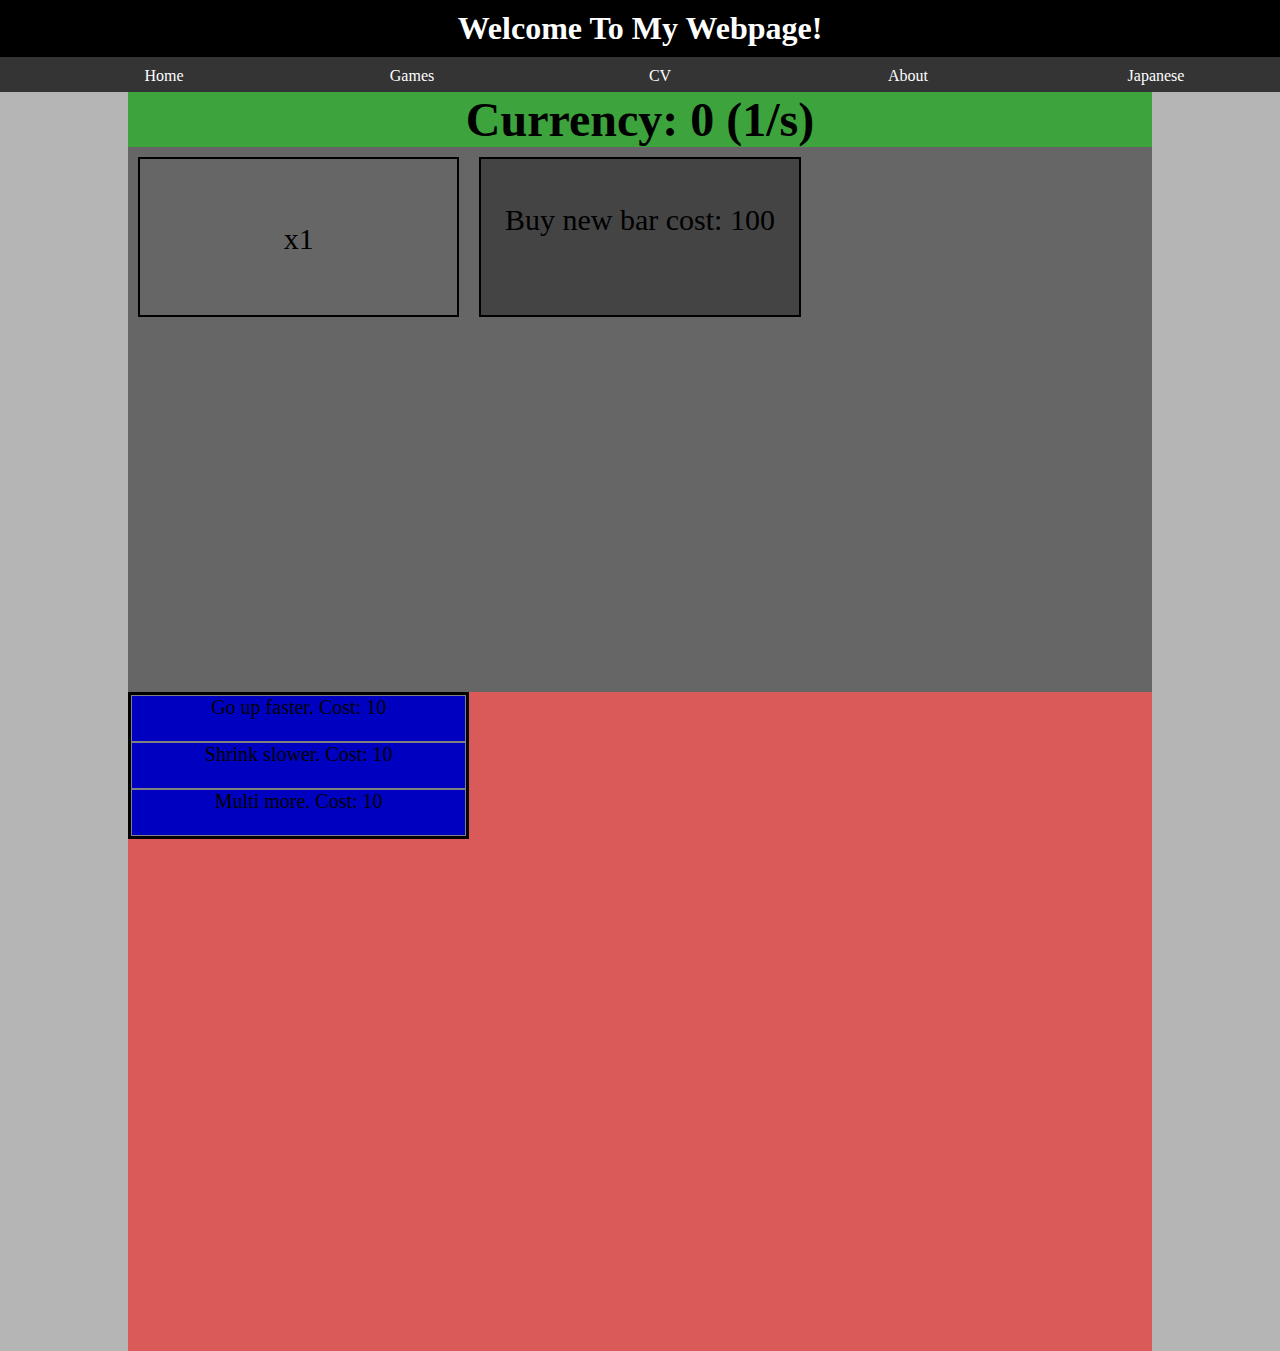
<file: page/games/game1.html>
<!DOCTYPE html>
<html>
<head>
	<title>Hello 2ND TEST!</title>

	<link rel="stylesheet" type="text/css" href="../../style/style.css">
	<link rel="stylesheet" type="text/css" href="../../style/game1style.css">
</head>
<body>
	<header>
		<h1 class="header-h1">Welcome To My Webpage!</h1>
		<nav class="header-nav">
			<ul class="header-lists">
				<li class="header-list header-list1"><a href="../../index.html">Home</a></li>
				<li class="header-list header-list2"><a href="../games.html">Games</a></li>
				<li class="header-list header-list3"><a href="../cv.html">CV</a></li>
				<li class="header-list header-list4"><a href="../about.html">About</a></li>
				<li class="header-list header-list5"><a href="../Japanese.html">Japanese</a></li>
			</ul>
		</nav>
	</header>
	<div class="container">
		<div class="game1-screen">
			<div class="top-texts">
				<h2 id="currency-text"class="text1">Currency: 0 (0/s)</h2>
			</div>
			<div class="bar-columns">
				<div id="bar-1" class="col c-col">
					<div id="bar-1-mover" class="bar-mover"></div>
					<h3 class="bar-text">x1</h3>
				</div>
				<div id="bar-2" class="col c-col">
					<div id="bar-2-mover" class="bar-mover"></div>
					<h3 class="bar-text">x1</h3>
				</div>
				<div id="bar-3"class="col c-col">
					<div id="bar-3-mover" class="bar-mover"></div>
					<h3 class="bar-text">x1</h3>
				</div>
				<div id="bar-4"class="col c-col">
					<div id="bar-4-mover" class="bar-mover"></div>
					<h3 class="bar-text">x1</h3>
				</div>
				<div id="bar-5"class="col c-col">
					<div id="bar-5-mover" class="bar-mover"></div>
					<h3 class="bar-text">x1</h3>
				</div>
				<div id="bar-6"class="col c-col">
					<div id="bar-5-mover" class="bar-mover"></div>
					<h3 class="bar-text">x1</h3>
				</div>
				<div id="bar-7"class="col c-col">
					<div id="bar-7-mover" class="bar-mover"></div>
					<h3 class="bar-text">x1</h3>
				</div>
				<div id="bar-8"class="col c-col">
					<div id="bar-8-mover" class="bar-mover"></div>
					<h3 class="bar-text">x1</h3>
				</div>
				<div id="bar-9"class="col c-col">
					<div id="bar-9-mover" class="bar-mover"></div>
					<h3 class="bar-text">x1</h3>
				</div>
				<div id="bar-button" class="col button-col">
					<div style="background-color: rgba(0,0,0,0)" id="bar-button-text"class="bar-button">Buy new bar<br>cost:10</div>
				</div>
			</div>
		</div>
		<div class="upgrade-screen">
			<ul class="upgrade-group">
				<li class="upgrade">Go up faster. <br>Cost: 50</li>
				<li class="upgrade">Shrink slower. <br>Cost: 50</li>
				<li class="upgrade">Multi more. <br>Cost: 50</li>
			</ul>
			<ul class="upgrade-group">
				<li class="upgrade">Go up faster. <br>Cost: 50</li>
				<li class="upgrade">Shrink slower. <br>Cost: 50</li>
				<li class="upgrade">Multi more. <br>Cost: 50</li>
			</ul>
			<ul class="upgrade-group">
				<li class="upgrade">Go up faster. <br>Cost: 50</li>
				<li class="upgrade">Shrink slower. <br>Cost: 50</li>
				<li class="upgrade">Multi more. <br>Cost: 50</li>
			</ul>
			<ul class="upgrade-group">
				<li class="upgrade">Go up faster. <br>Cost: 50</li>
				<li class="upgrade">Shrink slower. <br>Cost: 50</li>
				<li class="upgrade">Multi more. <br>Cost: 50</li>
			</ul>
			<ul class="upgrade-group">
				<li class="upgrade">Go up faster. <br>Cost: 50</li>
				<li class="upgrade">Shrink slower. <br>Cost: 50</li>
				<li class="upgrade">Multi more. <br>Cost: 50</li>
			</ul>
			<ul class="upgrade-group">
				<li class="upgrade">Go up faster. <br>Cost: 50</li>
				<li class="upgrade">Shrink slower. <br>Cost: 50</li>
				<li class="upgrade">Multi more. <br>Cost: 50</li>
			</ul>
			<ul class="upgrade-group">
				<li class="upgrade">Go up faster. <br>Cost: 50</li>
				<li class="upgrade">Shrink slower. <br>Cost: 50</li>
				<li class="upgrade">Multi more. <br>Cost: 50</li>
			</ul>
			<ul class="upgrade-group">
				<li class="upgrade">Go up faster. <br>Cost: 50</li>
				<li class="upgrade">Shrink slower. <br>Cost: 50</li>
				<li class="upgrade">Multi more. <br>Cost: 50</li>
			</ul>
			<ul class="upgrade-group">
				<li class="upgrade">Go up faster. <br>Cost: 50</li>
				<li class="upgrade">Shrink slower. <br>Cost: 50</li>
				<li class="upgrade">Multi more. <br>Cost: 50</li>
			</ul>
		</div>
	</div>

	<script type="text/javascript" src="../../script/game1.js"></script>
</body>
</html>
</file>
<file: style/style.css>
body{
	margin: 0px;
	background-color: rgba(10,10,10,0.3);
}

p{
	font: italic 30px comicsansms;
}

h2{
	margin: 0px;
}

.container{
	width: 80%;
	background: rgba(255,0,0,0.5);
	margin: auto;
	padding-bottom: 40%;
}

.container p{
	margin-top: 0px;
	margin-bottom: 0px;
	text-align: center;
}



.page-text h1{
	margin: 0px;
	text-align: center;
	padding-top: 30px;
	font: bold 40px Helvetica;
}



header h1{
	margin: 0px;
	padding: 10px 0px;
	text-align: center;
}

.header-h1{
	color: white;
	background-color: black;
}

.header-nav{
	background-color: rgba(20,20,20,0.8);
	padding-top: 10px;
	padding-bottom:25px;
}

.header-lists{
	list-style: none;
	margin:0px;
}

.header-lists li{
	display: inline;
	width: 20%;
	text-align: center;
}

.header-list1, .header-list2, .header-list3, .header-list4{
	float: left;
}

.header-list5{
	float: right;
}

.header-lists a{
	text-decoration: none;
	color: white;
}

.background{
	color:rgb(30,30,30);
	text-align: center;
}

.background img{
	float: left;
	margin: 0% 2%;
}

.background p{
	font-size: 25px;
	padding-right: 2%;
}

.background h2{
	font: bold 40px Arial;
	padding: 10px 0px;
}

.portrait-image{
	display: block;
	margin: auto;
	padding-bottom: 10px;
	width: 40%;
}

.game-lists{
	list-style: none;
	padding: 0px;
	margin: 0px;
}

.game-lists li{
	display: inline;
	background-color: rgba(50,50,50,0.3);
	width: 33.333%;
}

.game1-item, .game2-item{
	float:left;
}

.game3-item{
	float:right;
}

.game-lists img{
	width: 100%;
}

.info-box{
	text-align: center;
	padding: 30px 10px;
}

.footer{
	background-color: black;
}

.footer-row{
	display: grid;
	grid-template-columns: repeat(3, 33.3333%); 
	height: 100px;
}

.footer li{
	text-align: center;
}


.footer a, .footer p{
	text-decoration: none;
	color:white;
	text-align: center;
}

.footer-nav, .footer-center, .footer-media{
	border: 2px solid green;
}

.footer-lists, .footer p{
	margin: 0px;
	padding: 0px;
}

.kanji-grid ul{
	margin-top: 0px;
	padding: 0px;
	padding-top:10px;
	list-style: none;
	display: grid;
	grid-template-columns: repeat(4, 1fr);
}

.kanji-grid a{
	font: 30px italic comicsansms;
	color: black;
	text-decoration: none;
}

.kanji-grid a:hover{
	color:white;
}

.kanji-grid li{
	text-align: center;
	padding-bottom: 10px;
}

.kanji-title{
	color: rgba(255,255,255,0.75);
	width: 100%;
	font: 30px bold Arial;
	text-align: center;
	padding: 20px 0px;
}
</file>
<file: style/game1style.css>
.top-texts{
	background-color: rgba(0,255,0,0.4);
}

.text1{
	text-align: center;
	font-size: 3em;
}

.resources{
	background-color: rgba(0,0,255,0.2);
}

.resources ul{
	list-style: none;
	display: grid;
	grid-template-columns: repeat(3, 1fr);
	padding: 0px;
}

.resources li{
	border: 2px dotted white;
	text-align: center;
	font-size: 1.5em;
}

.resources li:hover{
	background-color: rgba(200,0,0,0.5);
}

.game1-screen{
	background-color: #666;
	height: 600px;
}

.bar-columns{
	display: grid;
	grid-template-columns: repeat(3, 1fr);
	grid-template-rows: repeat(3, 1fr);
	height: 90%;
}

.col{
	border: 2px solid black;
	margin: 10px 10px;
	position: relative;
}



.bar-button{
	font: 30px bold Helvetica;
	position: absolute;
	width: 100%;
	top: 50%;
	margin-top: -34px;
	color: black;
	background-color: #444;
}

.col h3{
	width: 100%;
	text-align: center;
	font:30px bold Helvetica;
	position: absolute;
	top: 50%;
	margin-top: -15px;

}

.bar-mover{
	position: absolute;
	height: 0px;
	width: 100%;
	bottom: 0px;
}


.c-col:hover{
	background-color: rgba(0,255,0,0.2);
}

.bar-mover{
	background-color: rgb(0,255,0);
}
.button-col{
	background-color: #444;
	text-align: center;
}

.button-col:hover{
	cursor: pointer;
}

.upgrade-screen{
	display: grid;
	grid-template-columns: repeat(3, 1fr);
}

.upgrade-screen li{
	padding-bottom:5px;
	border: 1px solid grey;
	height: 40px;
	font: 20px normal comicsansms;
}

.upgrade-screen ul{
	padding:0px;
	margin: 0px;
	list-style: none;
	text-align: center;
	border: 3px solid black;
	background-color: #0000c0;
}
</file>
